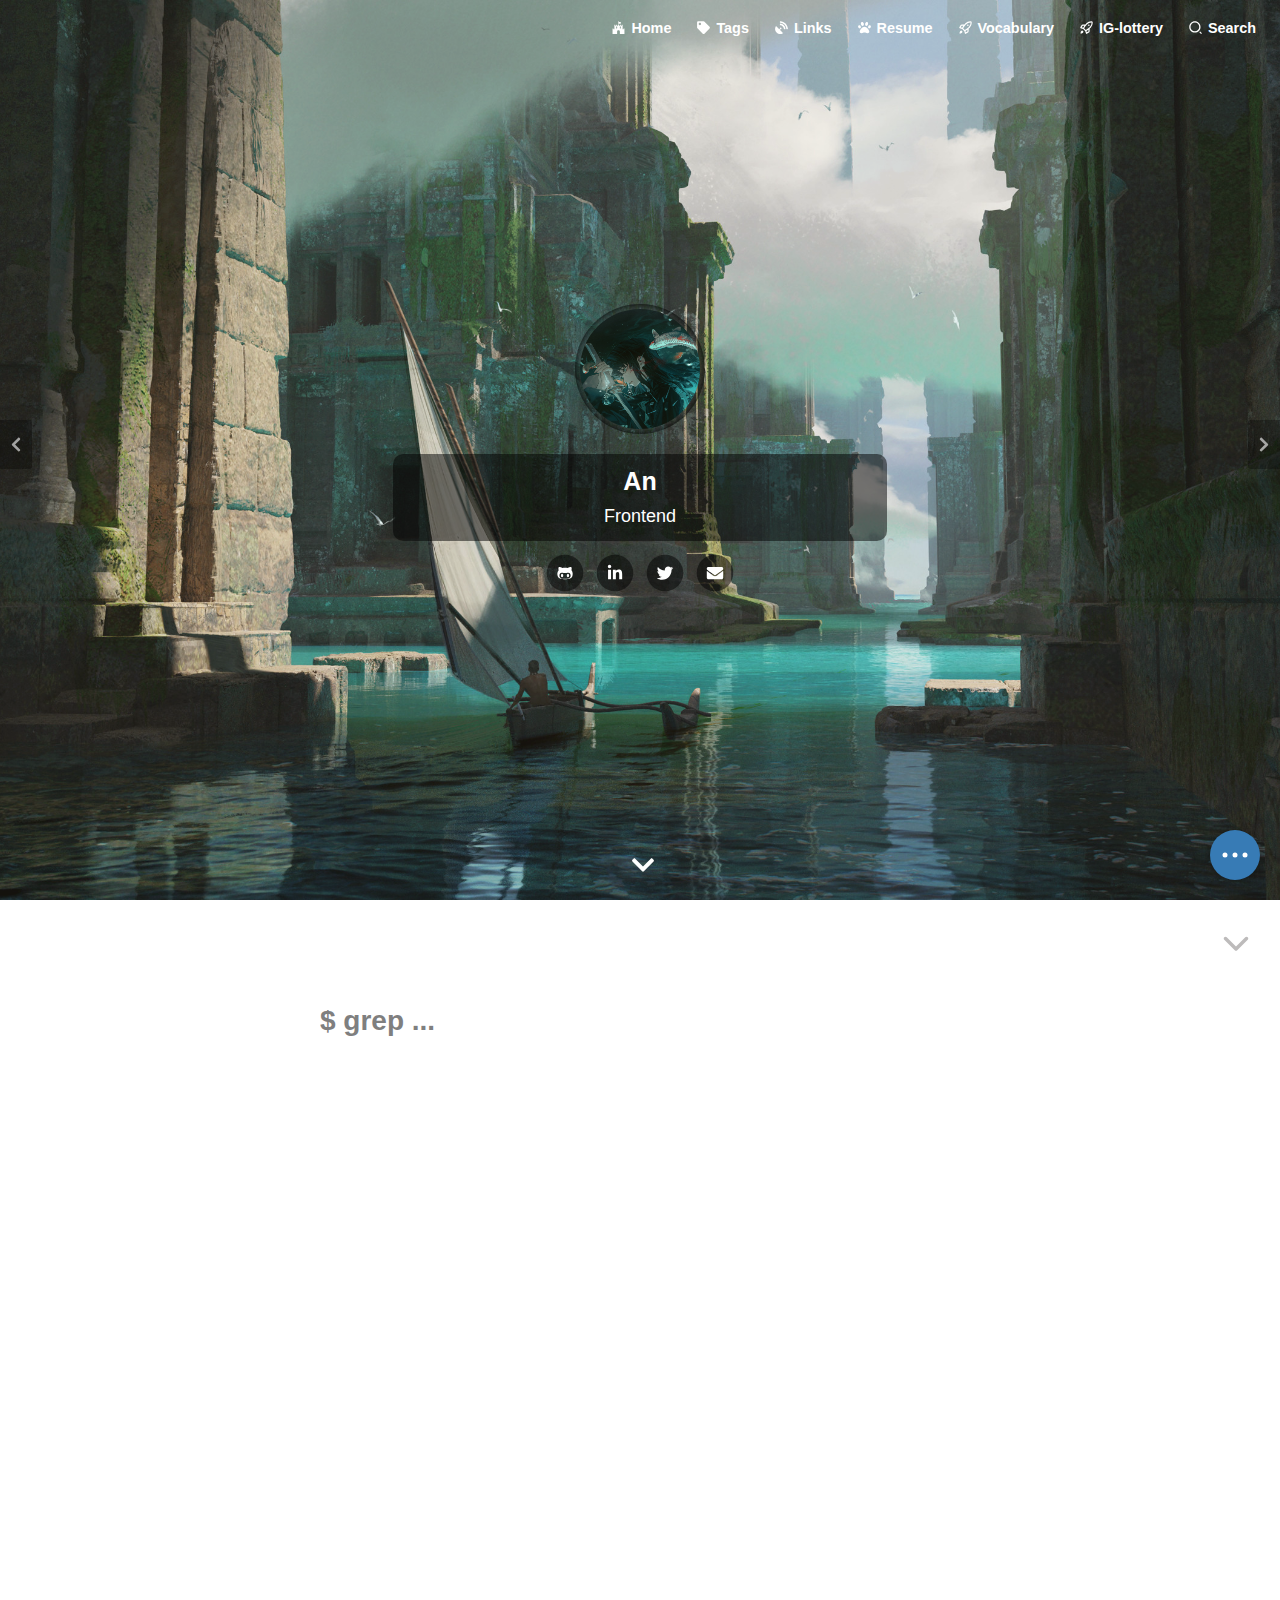
<file: index.html>
<!DOCTYPE html>
<html lang="en-US">
  <head>
    <meta charset="utf-8">
    <meta name="viewport" content="width=device-width,initial-scale=1">
    <meta name="generator" content="VuePress 2.0.0-beta.49">
    <style>
      :root {
        --c-bg: #fff;
      }
      html.dark {
        --c-bg: #22272e;
      }
      html, body {
        background-color: var(--c-bg);
      }
    </style>
    <script>
      const userMode = localStorage.getItem('vuepress-color-scheme');
			const systemDarkMode = window.matchMedia && window.matchMedia('(prefers-color-scheme: dark)').matches;
			if (userMode === 'dark' || (userMode !== 'light' && systemDarkMode)) {
				document.documentElement.classList.toggle('dark', true);
			}
    </script>
    <link rel="icon" type="image/png" sizes="16x16" href="/img/logo/favicon-16x16.png"><link rel="icon" type="image/png" sizes="32x32" href="/img/logo/favicon-32x32.png"><meta name="application-name" content="An He"><meta name="apple-mobile-web-app-title" content="An He"><meta name="apple-mobile-web-app-status-bar-style" content="black"><link rel="apple-touch-icon" href="/img/logo/apple-touch-icon.png"><meta name="theme-color" content="#377bb5"><meta name="msapplication-TileColor" content="#377bb5"><title>Home | An He</title><meta name="description" content="An He">
    <link rel="modulepreload" href="/assets/app.b8d27d59.js"><link rel="modulepreload" href="/assets/index.html.f49c6636.js"><link rel="modulepreload" href="/assets/index.html.271c9982.js"><link rel="prefetch" href="/assets/index.html.16d49a33.js"><link rel="prefetch" href="/assets/index.html.4a4c56e6.js"><link rel="prefetch" href="/assets/404.html.7c518b82.js"><link rel="prefetch" href="/assets/index.html.28fa388e.js"><link rel="prefetch" href="/assets/index.html.c6b6631b.js"><link rel="prefetch" href="/assets/index.html.e07d945d.js"><link rel="prefetch" href="/assets/index.html.d420c87e.js"><link rel="prefetch" href="/assets/index.html.37b55c81.js"><link rel="prefetch" href="/assets/404.html.18eabd1b.js"><link rel="prefetch" href="/assets/index.html.5a446e1a.js"><link rel="prefetch" href="/assets/index.html.ac49a6ba.js"><link rel="prefetch" href="/assets/index.html.f65951dd.js"><link rel="prefetch" href="/assets/404.058996e1.js"><link rel="prefetch" href="/assets/HomePage.bdf0af6b.js"><link rel="prefetch" href="/assets/Layout.01036ba4.js"><link rel="prefetch" href="/assets/Links.4ed41b59.js"><link rel="prefetch" href="/assets/Post.d7ae302b.js"><link rel="prefetch" href="/assets/Tags.d185a0d8.js">
    <link rel="stylesheet" href="/assets/style.11af2b73.css">
  </head>
  <body>
    <div id="app"><!--[--><div class="theme-container no-sidebar"><!--[--><header class="navbar invert"><span><a aria-current="page" href="/" class="router-link-active router-link-exact-active"><span class="site-name"></span></a></span><div class="navbar-items-wrapper" style=""><!--[--><!--]--><nav class="navbar-items can-hide"><!--[--><div class="navbar-item"><a aria-current="page" href="/" class="router-link-active router-link-exact-active" aria-label="Home"><!--[--><!--]--><span class="nav-icon"><svg class="ov-icon" style="font-size:1.2em;" aria-hidden="true" width="19.2" height="19.2" viewBox="-43.52 -43.52 599.04 599.04" fill="currentColor"><path d="M489.2 287.9h-27.4c-2.6 0-4.6 2-4.6 4.6v32h-36.6V146.2c0-2.6-2-4.6-4.6-4.6h-27.4c-2.6 0-4.6 2-4.6 4.6v32h-36.6v-32c0-2.6-2-4.6-4.6-4.6h-27.4c-2.6 0-4.6 2-4.6 4.6v32h-36.6v-32c0-6-8-4.6-11.7-4.6v-38c8.3-2 17.1-3.4 25.7-3.4 10.9 0 20.9 4.3 31.4 4.3 4.6 0 27.7-1.1 27.7-8v-60c0-2.6-2-4.6-4.6-4.6-5.1 0-15.1 4.3-24 4.3-9.7 0-20.9-4.3-32.6-4.3-8 0-16 1.1-23.7 2.9v-4.9c5.4-2.6 9.1-8.3 9.1-14.3 0-20.7-31.4-20.8-31.4 0 0 6 3.7 11.7 9.1 14.3v111.7c-3.7 0-11.7-1.4-11.7 4.6v32h-36.6v-32c0-2.6-2-4.6-4.6-4.6h-27.4c-2.6 0-4.6 2-4.6 4.6v32H128v-32c0-2.6-2-4.6-4.6-4.6H96c-2.6 0-4.6 2-4.6 4.6v178.3H54.8v-32c0-2.6-2-4.6-4.6-4.6H22.8c-2.6 0-4.6 2-4.6 4.6V512h182.9v-96c0-72.6 109.7-72.6 109.7 0v96h182.9V292.5c.1-2.6-1.9-4.6-4.5-4.6zm-288.1-4.5c0 2.6-2 4.6-4.6 4.6h-27.4c-2.6 0-4.6-2-4.6-4.6v-64c0-2.6 2-4.6 4.6-4.6h27.4c2.6 0 4.6 2 4.6 4.6v64zm146.4 0c0 2.6-2 4.6-4.6 4.6h-27.4c-2.6 0-4.6-2-4.6-4.6v-64c0-2.6 2-4.6 4.6-4.6h27.4c2.6 0 4.6 2 4.6 4.6v64z"/></svg></span><span>Home</span><!--[--><!--]--></a></div><div class="navbar-item"><a href="/tags/" class="" aria-label="Tags"><!--[--><!--]--><span class="nav-icon"><svg class="ov-icon" style="font-size:1.2em;" aria-hidden="true" width="19.2" height="19.2" viewBox="-43.52 -43.52 599.04 599.04" fill="currentColor"><path d="M0 252.118V48C0 21.49 21.49 0 48 0h204.118a48 48 0 0133.941 14.059l211.882 211.882c18.745 18.745 18.745 49.137 0 67.882L293.823 497.941c-18.745 18.745-49.137 18.745-67.882 0L14.059 286.059A48 48 0 010 252.118zM112 64c-26.51 0-48 21.49-48 48s21.49 48 48 48 48-21.49 48-48-21.49-48-48-48z"/></svg></span><span>Tags</span><!--[--><!--]--></a></div><div class="navbar-item"><a href="/links/" class="" aria-label="Links"><!--[--><!--]--><span class="nav-icon"><svg class="ov-icon" style="font-size:1.2em;" aria-hidden="true" width="19.2" height="19.2" viewBox="-43.52 -43.52 599.04 599.04" fill="currentColor"><path d="M305.45 462.59c7.391 7.298 6.188 20.097-3 25.004-77.714 41.802-176.726 29.91-242.344-35.709-65.602-65.603-77.51-164.523-35.692-242.331 4.891-9.095 17.69-10.298 25.003-3l116.812 116.813 27.394-27.394c-.688-2.61-1.594-5.001-1.594-7.814a32.004 32.004 0 1132.004 32.005c-2.797 0-5.204-.891-7.798-1.594l-27.41 27.41zm206.526-159.523a16.103 16.103 0 01-16.002 17.003H463.86a15.97 15.97 0 01-15.892-15.002C440.467 175.549 336.453 70.534 207.03 63.533a15.845 15.845 0 01-15.002-15.908V16.027A16.094 16.094 0 01209.03.024C372.255 8.62 503.475 139.841 511.976 303.067zm-96.012-.297a16.21 16.21 0 01-16.112 17.3h-32.207a16.069 16.069 0 01-15.893-14.705c-6.907-77.011-68.118-138.91-144.924-145.224a15.94 15.94 0 01-14.8-15.893v-32.114a16.134 16.134 0 0117.3-16.096c110.123 8.501 198.228 96.607 206.636 206.732z"/></svg></span><span>Links</span><!--[--><!--]--></a></div><div class="navbar-item"><a class="external-link" href="https://reurl.cc/rLA5Lb" rel="noopener noreferrer" target="_blank" aria-label="Resume"><!--[--><!--]--><span class="nav-icon"><svg class="ov-icon" style="font-size:1.2em;" aria-hidden="true" width="19.2" height="19.2" viewBox="-43.52 -43.52 599.04 599.04" fill="currentColor"><path d="M256 224c-79.41 0-192 122.76-192 200.25 0 34.9 26.81 55.75 71.74 55.75 48.84 0 81.09-25.08 120.26-25.08 39.51 0 71.85 25.08 120.26 25.08 44.93 0 71.74-20.85 71.74-55.75C448 346.76 335.41 224 256 224zm-147.28-12.61c-10.4-34.65-42.44-57.09-71.56-50.13-29.12 6.96-44.29 40.69-33.89 75.34 10.4 34.65 42.44 57.09 71.56 50.13 29.12-6.96 44.29-40.69 33.89-75.34zm84.72-20.78c30.94-8.14 46.42-49.94 34.58-93.36s-46.52-72.01-77.46-63.87-46.42 49.94-34.58 93.36c11.84 43.42 46.53 72.02 77.46 63.87zm281.39-29.34c-29.12-6.96-61.15 15.48-71.56 50.13-10.4 34.65 4.77 68.38 33.89 75.34 29.12 6.96 61.15-15.48 71.56-50.13 10.4-34.65-4.77-68.38-33.89-75.34zm-156.27 29.34c30.94 8.14 65.62-20.45 77.46-63.87 11.84-43.42-3.64-85.21-34.58-93.36s-65.62 20.45-77.46 63.87c-11.84 43.42 3.64 85.22 34.58 93.36z"/></svg></span><span>Resume</span><!--[--><!--]--></a></div><div class="navbar-item"><a class="external-link" href="https://an-0611.github.io/personal-website-gcp-backup/#/vocabulary" rel="noopener noreferrer" target="_blank" aria-label="Vocabulary"><!--[--><!--]--><span class="nav-icon"><svg class="ov-icon" style="font-size:1.2em;" aria-hidden="true" width="19.2" height="19.2" viewBox="-1.6 -1.6 19.2 19.2" fill="currentColor"><path fill-rule="evenodd" d="M14.064 0a8.75 8.75 0 00-6.187 2.563l-.459.458c-.314.314-.616.641-.904.979H3.31a1.75 1.75 0 00-1.49.833L.11 7.607a.75.75 0 00.418 1.11l3.102.954c.037.051.079.1.124.145l2.429 2.428c.046.046.094.088.145.125l.954 3.102a.75.75 0 001.11.418l2.774-1.707a1.75 1.75 0 00.833-1.49V9.485c.338-.288.665-.59.979-.904l.458-.459A8.75 8.75 0 0016 1.936V1.75A1.75 1.75 0 0014.25 0h-.186zM10.5 10.625c-.088.06-.177.118-.266.175l-2.35 1.521.548 1.783 1.949-1.2a.25.25 0 00.119-.213v-2.066zM3.678 8.116L5.2 5.766c.058-.09.117-.178.176-.266H3.309a.25.25 0 00-.213.119l-1.2 1.95 1.782.547zm5.26-4.493A7.25 7.25 0 0114.063 1.5h.186a.25.25 0 01.25.25v.186a7.25 7.25 0 01-2.123 5.127l-.459.458a15.21 15.21 0 01-2.499 2.02l-2.317 1.5-2.143-2.143 1.5-2.317a15.25 15.25 0 012.02-2.5l.458-.458h.002zM12 5a1 1 0 11-2 0 1 1 0 012 0zm-8.44 9.56a1.5 1.5 0 10-2.12-2.12c-.734.73-1.047 2.332-1.15 3.003a.23.23 0 00.265.265c.671-.103 2.273-.416 3.005-1.148z"/></svg></span><span>Vocabulary</span><!--[--><!--]--></a></div><div class="navbar-item"><a class="external-link" href="https://an-0611.github.io/personal-website-gcp-backup/#/ig-lottery" rel="noopener noreferrer" target="_blank" aria-label="IG-lottery"><!--[--><!--]--><span class="nav-icon"><svg class="ov-icon" style="font-size:1.2em;" aria-hidden="true" width="19.2" height="19.2" viewBox="-1.6 -1.6 19.2 19.2" fill="currentColor"><path fill-rule="evenodd" d="M14.064 0a8.75 8.75 0 00-6.187 2.563l-.459.458c-.314.314-.616.641-.904.979H3.31a1.75 1.75 0 00-1.49.833L.11 7.607a.75.75 0 00.418 1.11l3.102.954c.037.051.079.1.124.145l2.429 2.428c.046.046.094.088.145.125l.954 3.102a.75.75 0 001.11.418l2.774-1.707a1.75 1.75 0 00.833-1.49V9.485c.338-.288.665-.59.979-.904l.458-.459A8.75 8.75 0 0016 1.936V1.75A1.75 1.75 0 0014.25 0h-.186zM10.5 10.625c-.088.06-.177.118-.266.175l-2.35 1.521.548 1.783 1.949-1.2a.25.25 0 00.119-.213v-2.066zM3.678 8.116L5.2 5.766c.058-.09.117-.178.176-.266H3.309a.25.25 0 00-.213.119l-1.2 1.95 1.782.547zm5.26-4.493A7.25 7.25 0 0114.063 1.5h.186a.25.25 0 01.25.25v.186a7.25 7.25 0 01-2.123 5.127l-.459.458a15.21 15.21 0 01-2.499 2.02l-2.317 1.5-2.143-2.143 1.5-2.317a15.25 15.25 0 012.02-2.5l.458-.458h.002zM12 5a1 1 0 11-2 0 1 1 0 012 0zm-8.44 9.56a1.5 1.5 0 10-2.12-2.12c-.734.73-1.047 2.332-1.15 3.003a.23.23 0 00.265.265c.671-.103 2.273-.416 3.005-1.148z"/></svg></span><span>IG-lottery</span><!--[--><!--]--></a></div><!--]--><div class="navbar-item"><a style="cursor:pointer;"><span class="nav-icon"><svg class="ov-icon" style="font-size:1.2em;" aria-hidden="true" width="19.2" height="19.2" viewBox="0 0 24 24" fill="currentColor"><path fill="none" d="M0 0h24v24H0z"/><path d="M11 2c4.968 0 9 4.032 9 9s-4.032 9-9 9-9-4.032-9-9 4.032-9 9-9zm0 16c3.867 0 7-3.133 7-7 0-3.868-3.133-7-7-7-3.868 0-7 3.132-7 7 0 3.867 3.132 7 7 7zm8.485.071l2.829 2.828-1.415 1.415-2.828-2.829 1.414-1.414z"/></svg></span><span>Search</span></a></div></nav><!--[--><!--]--><!----></div></header><!--]--><div class="sidebar-mask"></div><!--[--><aside class="sidebar"><nav class="navbar-items"><!--[--><div class="navbar-item"><a aria-current="page" href="/" class="router-link-active router-link-exact-active" aria-label="Home"><!--[--><!--]--><span class="nav-icon"><svg class="ov-icon" style="font-size:1.2em;" aria-hidden="true" width="19.2" height="19.2" viewBox="-43.52 -43.52 599.04 599.04" fill="currentColor"><path d="M489.2 287.9h-27.4c-2.6 0-4.6 2-4.6 4.6v32h-36.6V146.2c0-2.6-2-4.6-4.6-4.6h-27.4c-2.6 0-4.6 2-4.6 4.6v32h-36.6v-32c0-2.6-2-4.6-4.6-4.6h-27.4c-2.6 0-4.6 2-4.6 4.6v32h-36.6v-32c0-6-8-4.6-11.7-4.6v-38c8.3-2 17.1-3.4 25.7-3.4 10.9 0 20.9 4.3 31.4 4.3 4.6 0 27.7-1.1 27.7-8v-60c0-2.6-2-4.6-4.6-4.6-5.1 0-15.1 4.3-24 4.3-9.7 0-20.9-4.3-32.6-4.3-8 0-16 1.1-23.7 2.9v-4.9c5.4-2.6 9.1-8.3 9.1-14.3 0-20.7-31.4-20.8-31.4 0 0 6 3.7 11.7 9.1 14.3v111.7c-3.7 0-11.7-1.4-11.7 4.6v32h-36.6v-32c0-2.6-2-4.6-4.6-4.6h-27.4c-2.6 0-4.6 2-4.6 4.6v32H128v-32c0-2.6-2-4.6-4.6-4.6H96c-2.6 0-4.6 2-4.6 4.6v178.3H54.8v-32c0-2.6-2-4.6-4.6-4.6H22.8c-2.6 0-4.6 2-4.6 4.6V512h182.9v-96c0-72.6 109.7-72.6 109.7 0v96h182.9V292.5c.1-2.6-1.9-4.6-4.5-4.6zm-288.1-4.5c0 2.6-2 4.6-4.6 4.6h-27.4c-2.6 0-4.6-2-4.6-4.6v-64c0-2.6 2-4.6 4.6-4.6h27.4c2.6 0 4.6 2 4.6 4.6v64zm146.4 0c0 2.6-2 4.6-4.6 4.6h-27.4c-2.6 0-4.6-2-4.6-4.6v-64c0-2.6 2-4.6 4.6-4.6h27.4c2.6 0 4.6 2 4.6 4.6v64z"/></svg></span><span>Home</span><!--[--><!--]--></a></div><div class="navbar-item"><a href="/tags/" class="" aria-label="Tags"><!--[--><!--]--><span class="nav-icon"><svg class="ov-icon" style="font-size:1.2em;" aria-hidden="true" width="19.2" height="19.2" viewBox="-43.52 -43.52 599.04 599.04" fill="currentColor"><path d="M0 252.118V48C0 21.49 21.49 0 48 0h204.118a48 48 0 0133.941 14.059l211.882 211.882c18.745 18.745 18.745 49.137 0 67.882L293.823 497.941c-18.745 18.745-49.137 18.745-67.882 0L14.059 286.059A48 48 0 010 252.118zM112 64c-26.51 0-48 21.49-48 48s21.49 48 48 48 48-21.49 48-48-21.49-48-48-48z"/></svg></span><span>Tags</span><!--[--><!--]--></a></div><div class="navbar-item"><a href="/links/" class="" aria-label="Links"><!--[--><!--]--><span class="nav-icon"><svg class="ov-icon" style="font-size:1.2em;" aria-hidden="true" width="19.2" height="19.2" viewBox="-43.52 -43.52 599.04 599.04" fill="currentColor"><path d="M305.45 462.59c7.391 7.298 6.188 20.097-3 25.004-77.714 41.802-176.726 29.91-242.344-35.709-65.602-65.603-77.51-164.523-35.692-242.331 4.891-9.095 17.69-10.298 25.003-3l116.812 116.813 27.394-27.394c-.688-2.61-1.594-5.001-1.594-7.814a32.004 32.004 0 1132.004 32.005c-2.797 0-5.204-.891-7.798-1.594l-27.41 27.41zm206.526-159.523a16.103 16.103 0 01-16.002 17.003H463.86a15.97 15.97 0 01-15.892-15.002C440.467 175.549 336.453 70.534 207.03 63.533a15.845 15.845 0 01-15.002-15.908V16.027A16.094 16.094 0 01209.03.024C372.255 8.62 503.475 139.841 511.976 303.067zm-96.012-.297a16.21 16.21 0 01-16.112 17.3h-32.207a16.069 16.069 0 01-15.893-14.705c-6.907-77.011-68.118-138.91-144.924-145.224a15.94 15.94 0 01-14.8-15.893v-32.114a16.134 16.134 0 0117.3-16.096c110.123 8.501 198.228 96.607 206.636 206.732z"/></svg></span><span>Links</span><!--[--><!--]--></a></div><div class="navbar-item"><a class="external-link" href="https://reurl.cc/rLA5Lb" rel="noopener noreferrer" target="_blank" aria-label="Resume"><!--[--><!--]--><span class="nav-icon"><svg class="ov-icon" style="font-size:1.2em;" aria-hidden="true" width="19.2" height="19.2" viewBox="-43.52 -43.52 599.04 599.04" fill="currentColor"><path d="M256 224c-79.41 0-192 122.76-192 200.25 0 34.9 26.81 55.75 71.74 55.75 48.84 0 81.09-25.08 120.26-25.08 39.51 0 71.85 25.08 120.26 25.08 44.93 0 71.74-20.85 71.74-55.75C448 346.76 335.41 224 256 224zm-147.28-12.61c-10.4-34.65-42.44-57.09-71.56-50.13-29.12 6.96-44.29 40.69-33.89 75.34 10.4 34.65 42.44 57.09 71.56 50.13 29.12-6.96 44.29-40.69 33.89-75.34zm84.72-20.78c30.94-8.14 46.42-49.94 34.58-93.36s-46.52-72.01-77.46-63.87-46.42 49.94-34.58 93.36c11.84 43.42 46.53 72.02 77.46 63.87zm281.39-29.34c-29.12-6.96-61.15 15.48-71.56 50.13-10.4 34.65 4.77 68.38 33.89 75.34 29.12 6.96 61.15-15.48 71.56-50.13 10.4-34.65-4.77-68.38-33.89-75.34zm-156.27 29.34c30.94 8.14 65.62-20.45 77.46-63.87 11.84-43.42-3.64-85.21-34.58-93.36s-65.62 20.45-77.46 63.87c-11.84 43.42 3.64 85.22 34.58 93.36z"/></svg></span><span>Resume</span><!--[--><!--]--></a></div><div class="navbar-item"><a class="external-link" href="https://an-0611.github.io/personal-website-gcp-backup/#/vocabulary" rel="noopener noreferrer" target="_blank" aria-label="Vocabulary"><!--[--><!--]--><span class="nav-icon"><svg class="ov-icon" style="font-size:1.2em;" aria-hidden="true" width="19.2" height="19.2" viewBox="-1.6 -1.6 19.2 19.2" fill="currentColor"><path fill-rule="evenodd" d="M14.064 0a8.75 8.75 0 00-6.187 2.563l-.459.458c-.314.314-.616.641-.904.979H3.31a1.75 1.75 0 00-1.49.833L.11 7.607a.75.75 0 00.418 1.11l3.102.954c.037.051.079.1.124.145l2.429 2.428c.046.046.094.088.145.125l.954 3.102a.75.75 0 001.11.418l2.774-1.707a1.75 1.75 0 00.833-1.49V9.485c.338-.288.665-.59.979-.904l.458-.459A8.75 8.75 0 0016 1.936V1.75A1.75 1.75 0 0014.25 0h-.186zM10.5 10.625c-.088.06-.177.118-.266.175l-2.35 1.521.548 1.783 1.949-1.2a.25.25 0 00.119-.213v-2.066zM3.678 8.116L5.2 5.766c.058-.09.117-.178.176-.266H3.309a.25.25 0 00-.213.119l-1.2 1.95 1.782.547zm5.26-4.493A7.25 7.25 0 0114.063 1.5h.186a.25.25 0 01.25.25v.186a7.25 7.25 0 01-2.123 5.127l-.459.458a15.21 15.21 0 01-2.499 2.02l-2.317 1.5-2.143-2.143 1.5-2.317a15.25 15.25 0 012.02-2.5l.458-.458h.002zM12 5a1 1 0 11-2 0 1 1 0 012 0zm-8.44 9.56a1.5 1.5 0 10-2.12-2.12c-.734.73-1.047 2.332-1.15 3.003a.23.23 0 00.265.265c.671-.103 2.273-.416 3.005-1.148z"/></svg></span><span>Vocabulary</span><!--[--><!--]--></a></div><div class="navbar-item"><a class="external-link" href="https://an-0611.github.io/personal-website-gcp-backup/#/ig-lottery" rel="noopener noreferrer" target="_blank" aria-label="IG-lottery"><!--[--><!--]--><span class="nav-icon"><svg class="ov-icon" style="font-size:1.2em;" aria-hidden="true" width="19.2" height="19.2" viewBox="-1.6 -1.6 19.2 19.2" fill="currentColor"><path fill-rule="evenodd" d="M14.064 0a8.75 8.75 0 00-6.187 2.563l-.459.458c-.314.314-.616.641-.904.979H3.31a1.75 1.75 0 00-1.49.833L.11 7.607a.75.75 0 00.418 1.11l3.102.954c.037.051.079.1.124.145l2.429 2.428c.046.046.094.088.145.125l.954 3.102a.75.75 0 001.11.418l2.774-1.707a1.75 1.75 0 00.833-1.49V9.485c.338-.288.665-.59.979-.904l.458-.459A8.75 8.75 0 0016 1.936V1.75A1.75 1.75 0 0014.25 0h-.186zM10.5 10.625c-.088.06-.177.118-.266.175l-2.35 1.521.548 1.783 1.949-1.2a.25.25 0 00.119-.213v-2.066zM3.678 8.116L5.2 5.766c.058-.09.117-.178.176-.266H3.309a.25.25 0 00-.213.119l-1.2 1.95 1.782.547zm5.26-4.493A7.25 7.25 0 0114.063 1.5h.186a.25.25 0 01.25.25v.186a7.25 7.25 0 01-2.123 5.127l-.459.458a15.21 15.21 0 01-2.499 2.02l-2.317 1.5-2.143-2.143 1.5-2.317a15.25 15.25 0 012.02-2.5l.458-.458h.002zM12 5a1 1 0 11-2 0 1 1 0 012 0zm-8.44 9.56a1.5 1.5 0 10-2.12-2.12c-.734.73-1.047 2.332-1.15 3.003a.23.23 0 00.265.265c.671-.103 2.273-.416 3.005-1.148z"/></svg></span><span>IG-lottery</span><!--[--><!--]--></a></div><!--]--><div class="navbar-item"><a style="cursor:pointer;"><span class="nav-icon"><svg class="ov-icon" style="font-size:1.2em;" aria-hidden="true" width="19.2" height="19.2" viewBox="0 0 24 24" fill="currentColor"><path fill="none" d="M0 0h24v24H0z"/><path d="M11 2c4.968 0 9 4.032 9 9s-4.032 9-9 9-9-4.032-9-9 4.032-9 9-9zm0 16c3.867 0 7-3.133 7-7 0-3.868-3.133-7-7-7-3.868 0-7 3.132-7 7 0 3.867 3.132 7 7 7zm8.485.071l2.829 2.828-1.415 1.415-2.828-2.829 1.414-1.414z"/></svg></span><span>Search</span></a></div></nav><!--[--><!--]--><!----><!--[--><!--]--></aside><!--]--><div class="page-content"><!--[--><main class="home-blog"><div class="hero" style="background-image:none;"><!----><div class="hero-content" style="opacity:1;"><img class="hero-avatar hide-on-mobile" src="/img/avatar.jpg" alt="hero"><!----><div class="hero-info"><h1>An</h1><p class="description">Frontend</p></div><div class="sns-wrapper hide-on-mobile"><!--[--><a href="https://github.com/an-0611" target="_blank" rel="noopener noreferrer"><svg class="ov-icon icon-stack" style="font-size:1.2em;" aria-hidden="true" width="0" height="0" viewBox="0 0 0 0" fill="currentColor"><!--[--><svg class="ov-icon icon-circle" style="font-size:2.76em;" aria-hidden="true" width="44.16" height="44.16" viewBox="-43.52 -43.52 599.04 599.04" fill="currentColor"><path d="M256 8C119 8 8 119 8 256s111 248 248 248 248-111 248-248S393 8 256 8z"/></svg><svg class="ov-icon ov-inverse icon-sns" style="font-size:1.2em;" aria-hidden="true" width="19.2" height="19.2" viewBox="-59.52 -43.52 599.04 599.04" fill="currentColor"><path d="M186.1 328.7c0 20.9-10.9 55.1-36.7 55.1s-36.7-34.2-36.7-55.1 10.9-55.1 36.7-55.1 36.7 34.2 36.7 55.1zM480 278.2c0 31.9-3.2 65.7-17.5 95-37.9 76.6-142.1 74.8-216.7 74.8-75.8 0-186.2 2.7-225.6-74.8-14.6-29-20.2-63.1-20.2-95 0-41.9 13.9-81.5 41.5-113.6-5.2-15.8-7.7-32.4-7.7-48.8 0-21.5 4.9-32.3 14.6-51.8 45.3 0 74.3 9 108.8 36 29-6.9 58.8-10 88.7-10 27 0 54.2 2.9 80.4 9.2 34-26.7 63-35.2 107.8-35.2 9.8 19.5 14.6 30.3 14.6 51.8 0 16.4-2.6 32.7-7.7 48.2 27.5 32.4 39 72.3 39 114.2zm-64.3 50.5c0-43.9-26.7-82.6-73.5-82.6-18.9 0-37 3.4-56 6-14.9 2.3-29.8 3.2-45.1 3.2-15.2 0-30.1-.9-45.1-3.2-18.7-2.6-37-6-56-6-46.8 0-73.5 38.7-73.5 82.6 0 87.8 80.4 101.3 150.4 101.3h48.2c70.3 0 150.6-13.4 150.6-101.3zm-82.6-55.1c-25.8 0-36.7 34.2-36.7 55.1s10.9 55.1 36.7 55.1 36.7-34.2 36.7-55.1-10.9-55.1-36.7-55.1z"/></svg><!--]--></svg></a><a href="https://www.linkedin.com/in/an-he-73872a271" target="_blank" rel="noopener noreferrer"><svg class="ov-icon icon-stack" style="font-size:1.2em;" aria-hidden="true" width="0" height="0" viewBox="0 0 0 0" fill="currentColor"><!--[--><svg class="ov-icon icon-circle" style="font-size:2.76em;" aria-hidden="true" width="44.16" height="44.16" viewBox="-43.52 -43.52 599.04 599.04" fill="currentColor"><path d="M256 8C119 8 8 119 8 256s111 248 248 248 248-111 248-248S393 8 256 8z"/></svg><svg class="ov-icon ov-inverse icon-sns" style="font-size:1.2em;" aria-hidden="true" width="19.2" height="19.2" viewBox="-75.52 -43.52 599.04 599.04" fill="currentColor"><path d="M100.28 448H7.4V148.9h92.88zM53.79 108.1C24.09 108.1 0 83.5 0 53.8a53.79 53.79 0 01107.58 0c0 29.7-24.1 54.3-53.79 54.3zM447.9 448h-92.68V302.4c0-34.7-.7-79.2-48.29-79.2-48.29 0-55.69 37.7-55.69 76.7V448h-92.78V148.9h89.08v40.8h1.3c12.4-23.5 42.69-48.3 87.88-48.3 94 0 111.28 61.9 111.28 142.3V448z"/></svg><!--]--></svg></a><a href="https://www.twitter.com/tt50914" target="_blank" rel="noopener noreferrer"><svg class="ov-icon icon-stack" style="font-size:1.2em;" aria-hidden="true" width="0" height="0" viewBox="0 0 0 0" fill="currentColor"><!--[--><svg class="ov-icon icon-circle" style="font-size:2.76em;" aria-hidden="true" width="44.16" height="44.16" viewBox="-43.52 -43.52 599.04 599.04" fill="currentColor"><path d="M256 8C119 8 8 119 8 256s111 248 248 248 248-111 248-248S393 8 256 8z"/></svg><svg class="ov-icon ov-inverse icon-sns" style="font-size:1.2em;" aria-hidden="true" width="19.2" height="19.2" viewBox="-43.52 -43.52 599.04 599.04" fill="currentColor"><path d="M459.37 151.716c.325 4.548.325 9.097.325 13.645 0 138.72-105.583 298.558-298.558 298.558-59.452 0-114.68-17.219-161.137-47.106 8.447.974 16.568 1.299 25.34 1.299 49.055 0 94.213-16.568 130.274-44.832-46.132-.975-84.792-31.188-98.112-72.772 6.498.974 12.995 1.624 19.818 1.624 9.421 0 18.843-1.3 27.614-3.573-48.081-9.747-84.143-51.98-84.143-102.985v-1.299c13.969 7.797 30.214 12.67 47.431 13.319-28.264-18.843-46.781-51.005-46.781-87.391 0-19.492 5.197-37.36 14.294-52.954 51.655 63.675 129.3 105.258 216.365 109.807-1.624-7.797-2.599-15.918-2.599-24.04 0-57.828 46.782-104.934 104.934-104.934 30.213 0 57.502 12.67 76.67 33.137 23.715-4.548 46.456-13.32 66.599-25.34-7.798 24.366-24.366 44.833-46.132 57.827 21.117-2.273 41.584-8.122 60.426-16.243-14.292 20.791-32.161 39.308-52.628 54.253z"/></svg><!--]--></svg></a><a href="mailto:an19940611@gmail.com" target="_blank" rel="noopener noreferrer"><svg class="ov-icon icon-stack" style="font-size:1.2em;" aria-hidden="true" width="0" height="0" viewBox="0 0 0 0" fill="currentColor"><!--[--><svg class="ov-icon icon-circle" style="font-size:2.76em;" aria-hidden="true" width="44.16" height="44.16" viewBox="-43.52 -43.52 599.04 599.04" fill="currentColor"><path d="M256 8C119 8 8 119 8 256s111 248 248 248 248-111 248-248S393 8 256 8z"/></svg><svg class="ov-icon ov-inverse icon-sns" style="font-size:1.2em;" aria-hidden="true" width="19.2" height="19.2" viewBox="-43.52 -43.52 599.04 599.04" fill="currentColor"><path d="M502.3 190.8c3.9-3.1 9.7-.2 9.7 4.7V400c0 26.5-21.5 48-48 48H48c-26.5 0-48-21.5-48-48V195.6c0-5 5.7-7.8 9.7-4.7 22.4 17.4 52.1 39.5 154.1 113.6 21.1 15.4 56.7 47.8 92.2 47.6 35.7.3 72-32.8 92.3-47.6 102-74.1 131.6-96.3 154-113.7zM256 320c23.2.4 56.6-29.2 73.4-41.4 132.7-96.3 142.8-104.7 173.4-128.7 5.8-4.5 9.2-11.5 9.2-18.9v-19c0-26.5-21.5-48-48-48H48C21.5 64 0 85.5 0 112v19c0 7.4 3.4 14.3 9.2 18.9 30.6 23.9 40.7 32.4 173.4 128.7 16.8 12.2 50.2 41.8 73.4 41.4z"/></svg><!--]--></svg></a><!--]--></div><button class="hero-img-prev hide-on-mobile"><svg class="ov-icon" style="font-size:1.2em;" aria-hidden="true" width="19.2" height="19.2" viewBox="-139.52 -43.52 599.04 599.04" fill="currentColor"><path d="M34.52 239.03L228.87 44.69c9.37-9.37 24.57-9.37 33.94 0l22.67 22.67c9.36 9.36 9.37 24.52.04 33.9L131.49 256l154.02 154.75c9.34 9.38 9.32 24.54-.04 33.9l-22.67 22.67c-9.37 9.37-24.57 9.37-33.94 0L34.52 272.97c-9.37-9.37-9.37-24.57 0-33.94z"/></svg></button><button class="hero-img-next hide-on-mobile"><svg class="ov-icon" style="font-size:1.2em;" aria-hidden="true" width="19.2" height="19.2" viewBox="-139.52 -43.52 599.04 599.04" fill="currentColor"><path d="M285.476 272.971L91.132 467.314c-9.373 9.373-24.569 9.373-33.941 0l-22.667-22.667c-9.357-9.357-9.375-24.522-.04-33.901L188.505 256 34.484 101.255c-9.335-9.379-9.317-24.544.04-33.901l22.667-22.667c9.373-9.373 24.569-9.373 33.941 0L285.475 239.03c9.373 9.372 9.373 24.568.001 33.941z"/></svg></button><span class="hero-arrow-down hide-on-mobile"><svg class="ov-icon ov-float" style="font-size:1.2em;" aria-hidden="true" width="19.2" height="19.2" viewBox="-75.52 -43.52 599.04 599.04" fill="currentColor"><path d="M207.029 381.476L12.686 187.132c-9.373-9.373-9.373-24.569 0-33.941l22.667-22.667c9.357-9.357 24.522-9.375 33.901-.04L224 284.505l154.745-154.021c9.379-9.335 24.544-9.317 33.901.04l22.667 22.667c9.373 9.373 9.373 24.569 0 33.941L240.971 381.476c-9.373 9.372-24.569 9.372-33.942 0z"/></svg></span></div></div><div class="postlist-wrapper"><!--[--><div class="post-item"><div class="post-item__img"><img src="/img/in-post/2023-12-20/header.png"></div><div class="else"><p class="post-item__date">2023-12-20</p><a href="/post/2023/12/20/vue-diff-algorithm/" class="post-item__title"><h2>Vue diff 演算法</h2><h3>Diff algorithm in vue</h3></a><div class="post-item__content"></div></div></div><!--]--><!----></div></main><!--]--></div><div class="search-page" role="search"><span class="search-close"><svg xmlns="http://www.w3.org/2000/svg" viewBox="0 0 448 512" width="28" height="28" fill="currentColor"><path d="M224 416c-8.188 0-16.38-3.125-22.62-9.375l-192-192c-12.5-12.5-12.5-32.75 0-45.25s32.75-12.5 45.25 0L224 338.8l169.4-169.4c12.5-12.5 32.75-12.5 45.25 0s12.5 32.75 0 45.25l-192 192C240.4 412.9 232.2 416 224 416z"></path></svg></span><div class="gungnir-search-box"><input placeholder="$ grep ..." autocomplete="off" spellcheck="false" value><!----></div></div><div class="menu-btn-container"><div class="menu-btn-wrapper"><div class="menu-btn"><div style="" class="menu-btn-icon"><span></span><span></span><span></span></div><div style="display:none;" class="menu-text">0</div><svg class="menu-progress"><circle class="menu-border" cx="50%" cy="50%" r="48%" style="stroke-dasharray:0% 314.15926%;"></circle></svg></div><div class="menu-btn-child-wrapper"><div title="toggle color mode" class="menu-btn-child"><svg class="ov-icon" style="font-size:1.2em;display:none;" aria-hidden="true" width="19.2" height="19.2" viewBox="-43.52 -43.52 599.04 599.04" fill="currentColor"><path d="M256 160c-52.9 0-96 43.1-96 96s43.1 96 96 96 96-43.1 96-96-43.1-96-96-96zm246.4 80.5l-94.7-47.3 33.5-100.4c4.5-13.6-8.4-26.5-21.9-21.9l-100.4 33.5-47.4-94.8c-6.4-12.8-24.6-12.8-31 0l-47.3 94.7L92.7 70.8c-13.6-4.5-26.5 8.4-21.9 21.9l33.5 100.4-94.7 47.4c-12.8 6.4-12.8 24.6 0 31l94.7 47.3-33.5 100.5c-4.5 13.6 8.4 26.5 21.9 21.9l100.4-33.5 47.3 94.7c6.4 12.8 24.6 12.8 31 0l47.3-94.7 100.4 33.5c13.6 4.5 26.5-8.4 21.9-21.9l-33.5-100.4 94.7-47.3c13-6.5 13-24.7.2-31.1zm-155.9 106c-49.9 49.9-131.1 49.9-181 0-49.9-49.9-49.9-131.1 0-181 49.9-49.9 131.1-49.9 181 0 49.9 49.9 49.9 131.1 0 181z"/></svg><svg class="ov-icon" style="font-size:1.2em;display:none;" aria-hidden="true" width="19.2" height="19.2" viewBox="-43.52 -43.52 599.04 599.04" fill="currentColor"><path d="M283.211 512c78.962 0 151.079-35.925 198.857-94.792 7.068-8.708-.639-21.43-11.562-19.35-124.203 23.654-238.262-71.576-238.262-196.954 0-72.222 38.662-138.635 101.498-174.394 9.686-5.512 7.25-20.197-3.756-22.23A258.156 258.156 0 00283.211 0c-141.309 0-256 114.511-256 256 0 141.309 114.511 256 256 256z"/></svg><svg class="ov-icon" style="font-size:1.2em;" aria-hidden="true" width="19.2" height="19.2" viewBox="-43.52 -43.52 599.04 599.04" fill="currentColor"><path d="M224 96l16-32 32-16-32-16-16-32-16 32-32 16 32 16 16 32zM80 160l26.66-53.33L160 80l-53.34-26.67L80 0 53.34 53.33 0 80l53.34 26.67L80 160zm352 128l-26.66 53.33L352 368l53.34 26.67L432 448l26.66-53.33L512 368l-53.34-26.67L432 288zm70.62-193.77L417.77 9.38C411.53 3.12 403.34 0 395.15 0c-8.19 0-16.38 3.12-22.63 9.38L9.38 372.52c-12.5 12.5-12.5 32.76 0 45.25l84.85 84.85c6.25 6.25 14.44 9.37 22.62 9.37 8.19 0 16.38-3.12 22.63-9.37l363.14-363.15c12.5-12.48 12.5-32.75 0-45.24zM359.45 203.46l-50.91-50.91 86.6-86.6 50.91 50.91-86.6 86.6z"/></svg></div><div class="menu-btn-child"><svg class="ov-icon" style="font-size:1.2em;" aria-hidden="true" width="19.2" height="19.2" viewBox="-75.52 -43.52 599.04 599.04" fill="currentColor"><path d="M207.029 381.476L12.686 187.132c-9.373-9.373-9.373-24.569 0-33.941l22.667-22.667c9.357-9.357 24.522-9.375 33.901-.04L224 284.505l154.745-154.021c9.379-9.335 24.544-9.317 33.901.04l22.667 22.667c9.373 9.373 9.373 24.569 0 33.941L240.971 381.476c-9.373 9.372-24.569 9.372-33.942 0z"/></svg></div><div class="menu-btn-child"><svg class="ov-icon" style="font-size:1.2em;" aria-hidden="true" width="19.2" height="19.2" viewBox="-75.52 -43.52 599.04 599.04" fill="currentColor"><path d="M240.971 130.524l194.343 194.343c9.373 9.373 9.373 24.569 0 33.941l-22.667 22.667c-9.357 9.357-24.522 9.375-33.901.04L224 227.495 69.255 381.516c-9.379 9.335-24.544 9.317-33.901-.04l-22.667-22.667c-9.373-9.373-9.373-24.569 0-33.941L207.03 130.525c9.372-9.373 24.568-9.373 33.941-.001z"/></svg></div><!----><div class="toggle-sidebar-button menu-btn-child menu-btn-sidebar" title="toggle sidebar" aria-expanded="false" role="button" tabindex="0"><svg class="ov-icon" style="font-size:1.2em;" aria-hidden="true" width="19.2" height="19.2" viewBox="-1.6 -1.6 19.2 19.2" fill="currentColor"><path d="M14 2a1 1 0 011 1v10a1 1 0 01-1 1H2a1 1 0 01-1-1V3a1 1 0 011-1h12zM2 1a2 2 0 00-2 2v10a2 2 0 002 2h12a2 2 0 002-2V3a2 2 0 00-2-2H2z"/><path d="M3 4a1 1 0 011-1h2a1 1 0 011 1v8a1 1 0 01-1 1H4a1 1 0 01-1-1V4z"/></svg></div></div></div></div><footer class="footer"><span>
      &copy; <a href="https://github.com/an-0611" target="_blank">An</a> 2023
      <br>
    </span></footer></div><!--]--></div>
    <script type="module" src="/assets/app.b8d27d59.js" defer></script>
  </body>
</html>
</file>
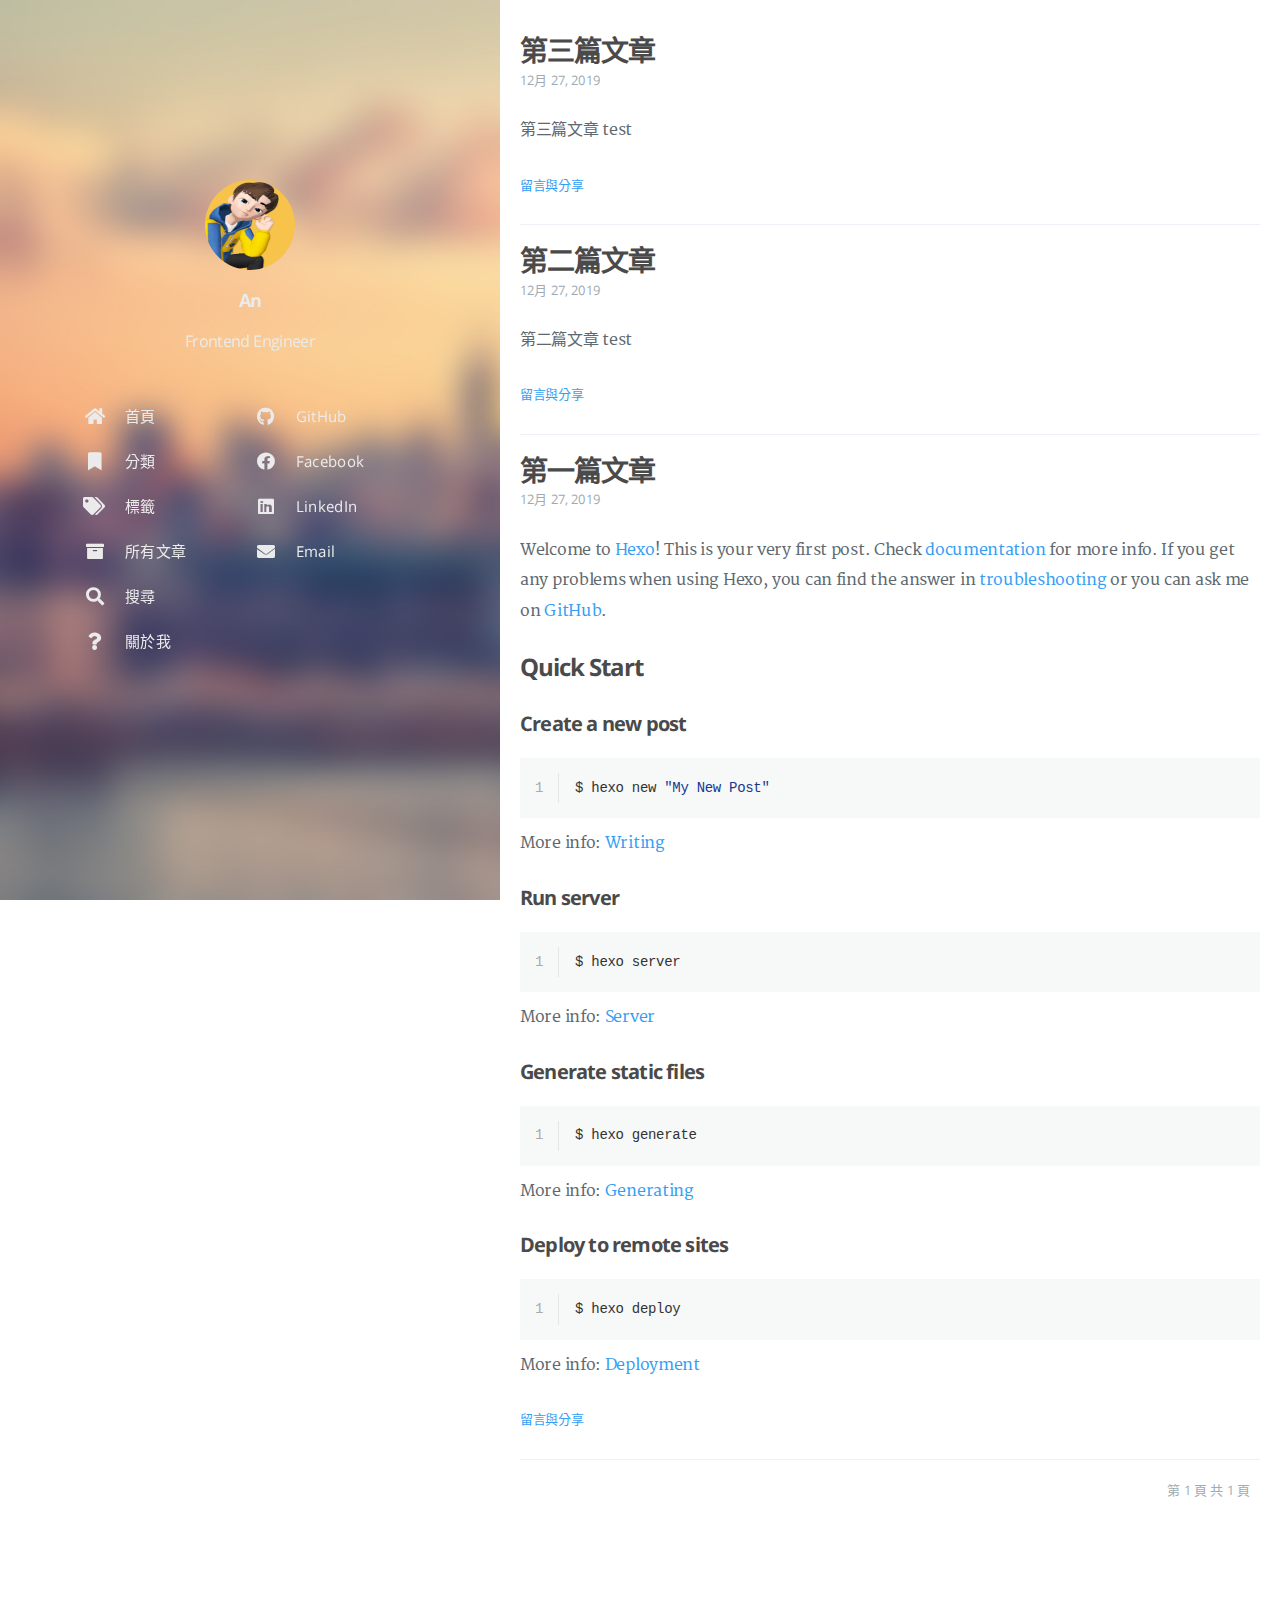
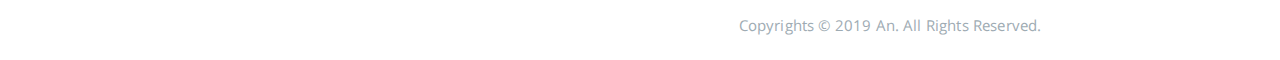
<file: archives/index.html>
<!DOCTYPE html>
<html lang="zh-tw">
    
<head>
    <meta charset="UTF-8">
    <meta name="viewport" content="width=device-width, initial-scale=1">
    <meta name="generator" content="Annnnn">
    <title>所有文章 - Annnnn</title>
    <meta name="author" content="An">
    
        <meta name="keywords" content="keyword,">
    
    
    
    <script type="application/ld+json">{}</script>
    <meta name="description" content="desc">
<meta property="og:type" content="blog">
<meta property="og:title" content="Annnnn">
<meta property="og:url" content="https://an-0611.github.io/archives/index.html">
<meta property="og:site_name" content="Annnnn">
<meta property="og:description" content="desc">
<meta property="og:locale" content="zh_TW">
<meta property="article:author" content="An">
<meta property="article:tag" content="keyword">
<meta name="twitter:card" content="summary">
    
    
        
    
    
        <meta property="og:image" content="https://an-0611.github.io/assets/images/logo.png"/>
    
    
    
    
    <!--STYLES-->
    
<link rel="stylesheet" href="/assets/css/style-bnhnyakl5nxu7duxo54we8gap8bj7h0x1kjqss4mppgmzkbrzb3ia5xdq42i.min.css">

    <!--STYLES END-->
    

    

    
</head>

    <body>
        <div id="blog">
            <!-- Define author's picture -->


    
        
            
        
    

<header id="header" data-behavior="1">
    <i id="btn-open-sidebar" class="fa fa-lg fa-bars"></i>
    <div class="header-title">
        <a
            class="header-title-link"
            href="/%20"
            aria-label=""
        >
            Annnnn
        </a>
    </div>
    
        
            <a
                class="header-right-picture "
                href="#about"
                aria-label="打開鏈接: /#about"
            >
        
        
            <img class="header-picture" src="/assets/images/logo.png" alt="作者的圖片"/>
        
        </a>
    
</header>

            <!-- Define author's picture -->



        
    

<nav id="sidebar" data-behavior="1">
    <div class="sidebar-container">
        
            <div class="sidebar-profile">
                <a
                    href="/#about"
                    aria-label="閱讀有關作者的更多信息"
                >
                    <img class="sidebar-profile-picture" src="/assets/images/logo.png" alt="作者的圖片"/>
                </a>
                <h4 class="sidebar-profile-name">An</h4>
                
                    <h5 class="sidebar-profile-bio"><p>Frontend Engineer</p>
</h5>
                
            </div>
        
        
            <ul class="sidebar-buttons">
            
                <li class="sidebar-button">
                    
                        <a  class="sidebar-button-link "
                             href="/%20"
                            
                            title="首頁"
                        >
                    
                        <i class="sidebar-button-icon fa fa-home" aria-hidden="true"></i>
                        <span class="sidebar-button-desc">首頁</span>
                    </a>
            </li>
            
                <li class="sidebar-button">
                    
                        <a  class="sidebar-button-link "
                             href="/all-categories"
                            
                            title="分類"
                        >
                    
                        <i class="sidebar-button-icon fa fa-bookmark" aria-hidden="true"></i>
                        <span class="sidebar-button-desc">分類</span>
                    </a>
            </li>
            
                <li class="sidebar-button">
                    
                        <a  class="sidebar-button-link "
                             href="/all-tags"
                            
                            title="標籤"
                        >
                    
                        <i class="sidebar-button-icon fa fa-tags" aria-hidden="true"></i>
                        <span class="sidebar-button-desc">標籤</span>
                    </a>
            </li>
            
                <li class="sidebar-button">
                    
                        <a  class="sidebar-button-link "
                             href="/all-archives"
                            
                            title="所有文章"
                        >
                    
                        <i class="sidebar-button-icon fa fa-archive" aria-hidden="true"></i>
                        <span class="sidebar-button-desc">所有文章</span>
                    </a>
            </li>
            
                <li class="sidebar-button">
                    
                        <a  class="sidebar-button-link open-algolia-search"
                             href="#search"
                            
                            title="搜尋"
                        >
                    
                        <i class="sidebar-button-icon fa fa-search" aria-hidden="true"></i>
                        <span class="sidebar-button-desc">搜尋</span>
                    </a>
            </li>
            
                <li class="sidebar-button">
                    
                        <a  class="sidebar-button-link "
                             href="#about"
                            
                            title="關於我"
                        >
                    
                        <i class="sidebar-button-icon fa fa-question" aria-hidden="true"></i>
                        <span class="sidebar-button-desc">關於我</span>
                    </a>
            </li>
            
        </ul>
        
            <ul class="sidebar-buttons">
            
                <li class="sidebar-button">
                    
                        <a  class="sidebar-button-link " href="https://github.com/an-0611" target="_blank" rel="noopener" title="GitHub">
                    
                        <i class="sidebar-button-icon fab fa-github" aria-hidden="true"></i>
                        <span class="sidebar-button-desc">GitHub</span>
                    </a>
            </li>
            
                <li class="sidebar-button">
                    
                        <a  class="sidebar-button-link " href="https://www.facebook.com/people/%E4%BD%95%E5%AE%89%E5%AE%9C/1829177516" target="_blank" rel="noopener" title="Facebook">
                    
                        <i class="sidebar-button-icon fab fa-facebook" aria-hidden="true"></i>
                        <span class="sidebar-button-desc">Facebook</span>
                    </a>
            </li>
            
                <li class="sidebar-button">
                    
                        <a  class="sidebar-button-link " href="https://www.linkedin.com/profile/" target="_blank" rel="noopener" title="LinkedIn">
                    
                        <i class="sidebar-button-icon fab fa-linkedin" aria-hidden="true"></i>
                        <span class="sidebar-button-desc">LinkedIn</span>
                    </a>
            </li>
            
                <li class="sidebar-button">
                    
                        <a  class="sidebar-button-link "
                             href="/mailto"
                            title="Email"
                        >
                    
                        <i class="sidebar-button-icon fa fa-envelope" aria-hidden="true"></i>
                        <span class="sidebar-button-desc">Email</span>
                    </a>
            </li>
            
        </ul>
        
            <ul class="sidebar-buttons">
            
        </ul>
        
    </div>
</nav>

            
            <div id="main" data-behavior="1"
                 class="
                        hasCoverMetaIn
                        ">
                
    <section class="postShorten-group main-content-wrap">
    
    
    <article class="postShorten postShorten--thumbnailimg-bottom">
        <div class="postShorten-wrap">
            
            <div class="postShorten-header">
                <h1 class="postShorten-title">
                    
                        <a
                            class="link-unstyled"
                            href="/2019/12/27/third-article/"
                            aria-label=": 第三篇文章"
                        >
                            第三篇文章
                        </a>
                    
                </h1>
                <div class="postShorten-meta">
    <time datetime="2019-12-27T11:09:49+08:00">
	
		    12月 27, 2019
    	
    </time>
    
</div>

            </div>
            
                <div class="postShorten-content">
                    <p>第三篇文章 test</p>

                    
                        


                    
                    
                        <p>
                            <a
                                href="/2019/12/27/third-article/#post-footer"
                                class="postShorten-excerpt_link link"
                                aria-label=""
                            >
                                留言與分享
                            </a>
                        </p>
                    
                </div>
            
        </div>
        
    </article>
    
    
    <article class="postShorten postShorten--thumbnailimg-bottom">
        <div class="postShorten-wrap">
            
            <div class="postShorten-header">
                <h1 class="postShorten-title">
                    
                        <a
                            class="link-unstyled"
                            href="/2019/12/27/second-article/"
                            aria-label=": 第二篇文章"
                        >
                            第二篇文章
                        </a>
                    
                </h1>
                <div class="postShorten-meta">
    <time datetime="2019-12-27T11:08:40+08:00">
	
		    12月 27, 2019
    	
    </time>
    
</div>

            </div>
            
                <div class="postShorten-content">
                    <p>第二篇文章 test</p>

                    
                        


                    
                    
                        <p>
                            <a
                                href="/2019/12/27/second-article/#post-footer"
                                class="postShorten-excerpt_link link"
                                aria-label=""
                            >
                                留言與分享
                            </a>
                        </p>
                    
                </div>
            
        </div>
        
    </article>
    
    
    <article class="postShorten postShorten--thumbnailimg-bottom">
        <div class="postShorten-wrap">
            
            <div class="postShorten-header">
                <h1 class="postShorten-title">
                    
                        <a
                            class="link-unstyled"
                            href="/2019/12/27/hello-world/"
                            aria-label=": 第一篇文章"
                        >
                            第一篇文章
                        </a>
                    
                </h1>
                <div class="postShorten-meta">
    <time datetime="2019-12-27T09:46:17+08:00">
	
		    12月 27, 2019
    	
    </time>
    
</div>

            </div>
            
                <div class="postShorten-content">
                    <p>Welcome to <a href="https://hexo.io/" target="_blank" rel="noopener">Hexo</a>! This is your very first post. Check <a href="https://hexo.io/docs/" target="_blank" rel="noopener">documentation</a> for more info. If you get any problems when using Hexo, you can find the answer in <a href="https://hexo.io/docs/troubleshooting.html" target="_blank" rel="noopener">troubleshooting</a> or you can ask me on <a href="https://github.com/hexojs/hexo/issues" target="_blank" rel="noopener">GitHub</a>.</p>
<h2 id="Quick-Start"><a href="#Quick-Start" class="headerlink" title="Quick Start"></a>Quick Start</h2><h3 id="Create-a-new-post"><a href="#Create-a-new-post" class="headerlink" title="Create a new post"></a>Create a new post</h3><figure class="highlight bash"><table><tr><td class="gutter"><pre><span class="line">1</span><br></pre></td><td class="code"><pre><span class="line">$ hexo new <span class="string">"My New Post"</span></span><br></pre></td></tr></table></figure>

<p>More info: <a href="https://hexo.io/docs/writing.html" target="_blank" rel="noopener">Writing</a></p>
<h3 id="Run-server"><a href="#Run-server" class="headerlink" title="Run server"></a>Run server</h3><figure class="highlight bash"><table><tr><td class="gutter"><pre><span class="line">1</span><br></pre></td><td class="code"><pre><span class="line">$ hexo server</span><br></pre></td></tr></table></figure>

<p>More info: <a href="https://hexo.io/docs/server.html" target="_blank" rel="noopener">Server</a></p>
<h3 id="Generate-static-files"><a href="#Generate-static-files" class="headerlink" title="Generate static files"></a>Generate static files</h3><figure class="highlight bash"><table><tr><td class="gutter"><pre><span class="line">1</span><br></pre></td><td class="code"><pre><span class="line">$ hexo generate</span><br></pre></td></tr></table></figure>

<p>More info: <a href="https://hexo.io/docs/generating.html" target="_blank" rel="noopener">Generating</a></p>
<h3 id="Deploy-to-remote-sites"><a href="#Deploy-to-remote-sites" class="headerlink" title="Deploy to remote sites"></a>Deploy to remote sites</h3><figure class="highlight bash"><table><tr><td class="gutter"><pre><span class="line">1</span><br></pre></td><td class="code"><pre><span class="line">$ hexo deploy</span><br></pre></td></tr></table></figure>

<p>More info: <a href="https://hexo.io/docs/one-command-deployment.html" target="_blank" rel="noopener">Deployment</a></p>

                    
                        


                    
                    
                        <p>
                            <a
                                href="/2019/12/27/hello-world/#post-footer"
                                class="postShorten-excerpt_link link"
                                aria-label=""
                            >
                                留言與分享
                            </a>
                        </p>
                    
                </div>
            
        </div>
        
    </article>
    
    <div class="pagination-bar">
    <ul class="pagination">
        
        
        <li class="pagination-number">第 1 頁 共 1 頁</li>
    </ul>
</div>

</section>



                <footer id="footer" class="main-content-wrap">
    <span class="copyrights">
        Copyrights &copy; 2019 An. All Rights Reserved.
    </span>
</footer>

            </div>
            
        </div>
        


    
        
    

<div id="about">
    <div id="about-card">
        <div id="about-btn-close">
            <i class="fa fa-times"></i>
        </div>
        
            <img id="about-card-picture" src="/assets/images/logo.png" alt="作者的圖片"/>
        
            <h4 id="about-card-name">An</h4>
        
            <div id="about-card-bio"><p>Frontend Engineer</p>
</div>
        
        
            <div id="about-card-job">
                <i class="fa fa-briefcase"></i>
                <br/>
                <p>Frontend Engineer</p>

            </div>
        
        
            <div id="about-card-location">
                <i class="fa fa-map-marker-alt"></i>
                <br/>
                Taipei, Taiwan
            </div>
        
    </div>
</div>

        
        
<div id="cover" style="background-image:url('/assets/images/cover.jpg');"></div>
        <!--SCRIPTS-->

<script src="/assets/js/script-xgqtimcphpkvu342dhy7lwtrtkn0v2vkzlv3iretxuprp6b7rgamijemi2lq.min.js"></script>

<!--SCRIPTS END-->





    </body>
</html>
</file>
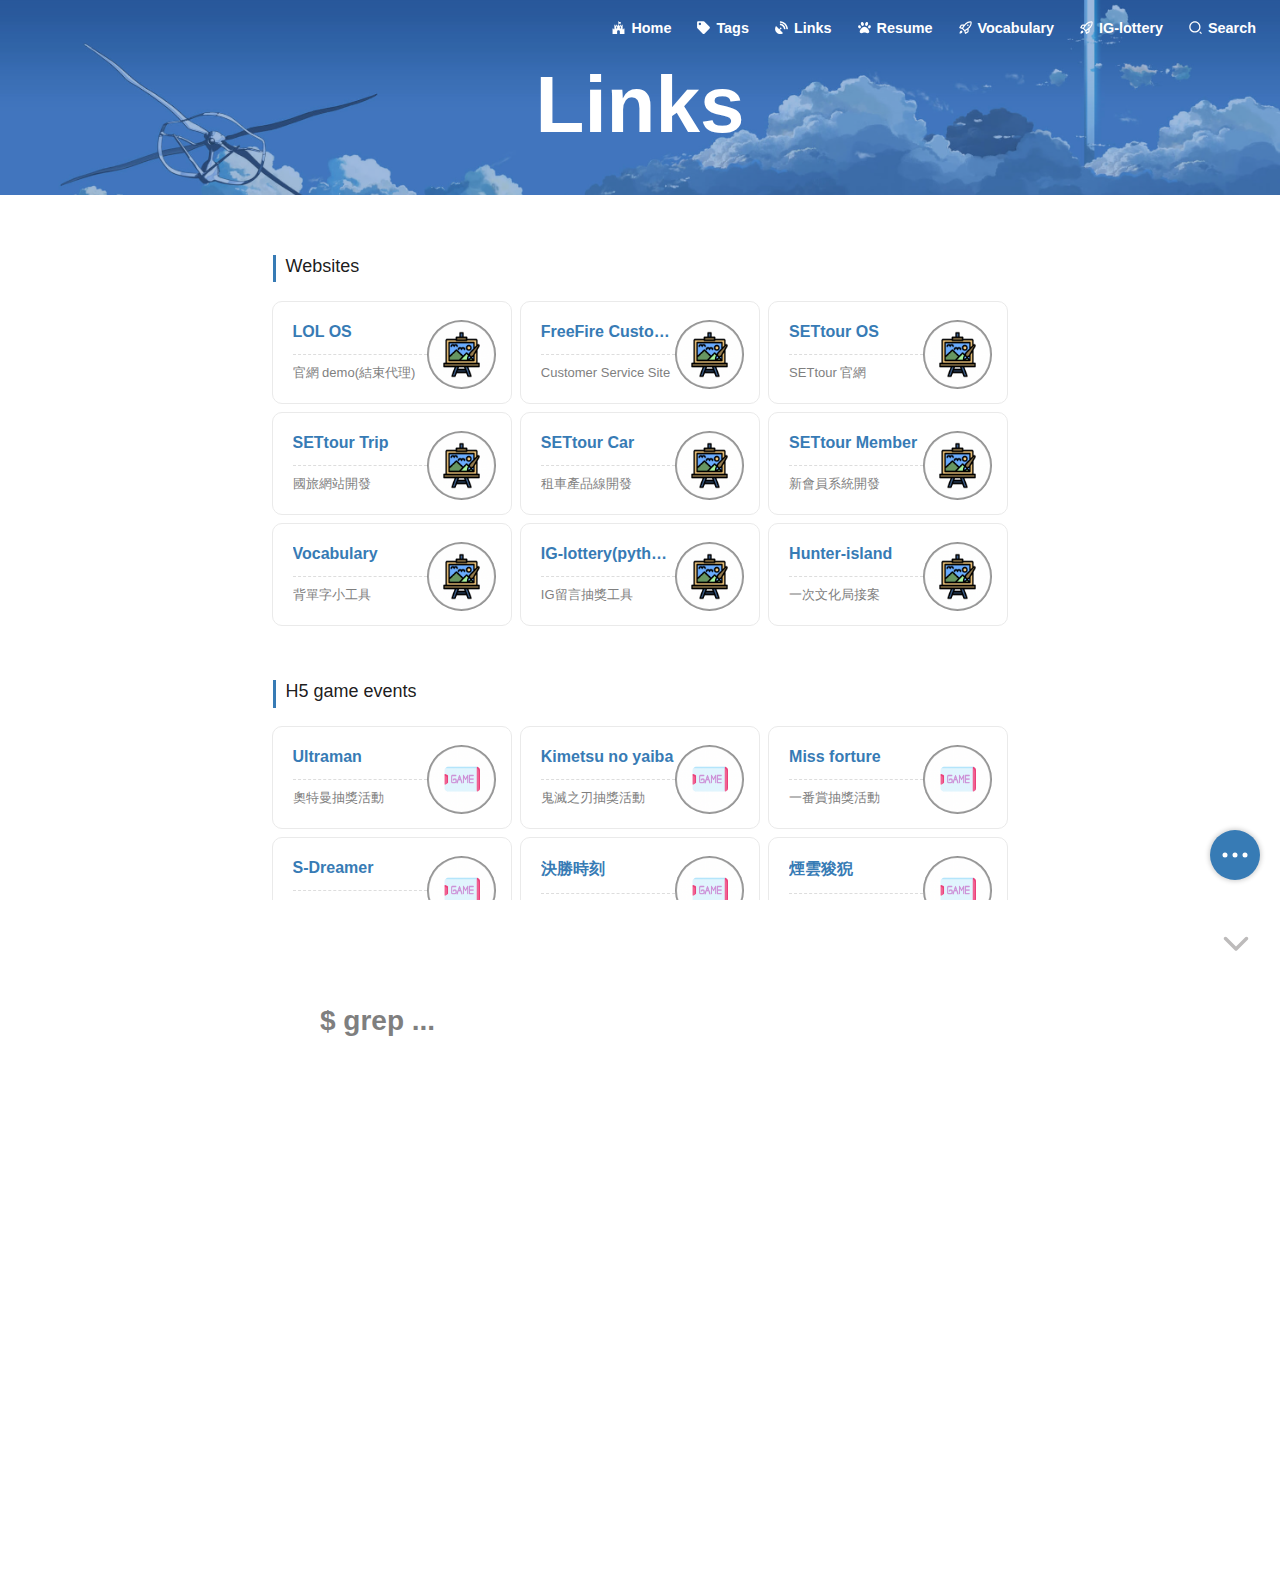
<file: links/index.html>
<!DOCTYPE html>
<html lang="en-US">
  <head>
    <meta charset="utf-8">
    <meta name="viewport" content="width=device-width,initial-scale=1">
    <meta name="generator" content="VuePress 2.0.0-beta.49">
    <style>
      :root {
        --c-bg: #fff;
      }
      html.dark {
        --c-bg: #22272e;
      }
      html, body {
        background-color: var(--c-bg);
      }
    </style>
    <script>
      const userMode = localStorage.getItem('vuepress-color-scheme');
			const systemDarkMode = window.matchMedia && window.matchMedia('(prefers-color-scheme: dark)').matches;
			if (userMode === 'dark' || (userMode !== 'light' && systemDarkMode)) {
				document.documentElement.classList.toggle('dark', true);
			}
    </script>
    <link rel="icon" type="image/png" sizes="16x16" href="/img/logo/favicon-16x16.png"><link rel="icon" type="image/png" sizes="32x32" href="/img/logo/favicon-32x32.png"><meta name="application-name" content="An He"><meta name="apple-mobile-web-app-title" content="An He"><meta name="apple-mobile-web-app-status-bar-style" content="black"><link rel="apple-touch-icon" href="/img/logo/apple-touch-icon.png"><meta name="theme-color" content="#377bb5"><meta name="msapplication-TileColor" content="#377bb5"><title>Links | An He</title><meta name="description" content="An He">
    <link rel="modulepreload" href="/assets/app.b8d27d59.js"><link rel="modulepreload" href="/assets/index.html.d420c87e.js"><link rel="modulepreload" href="/assets/index.html.16d49a33.js"><link rel="prefetch" href="/assets/index.html.4a4c56e6.js"><link rel="prefetch" href="/assets/404.html.7c518b82.js"><link rel="prefetch" href="/assets/index.html.28fa388e.js"><link rel="prefetch" href="/assets/index.html.271c9982.js"><link rel="prefetch" href="/assets/index.html.c6b6631b.js"><link rel="prefetch" href="/assets/index.html.e07d945d.js"><link rel="prefetch" href="/assets/index.html.37b55c81.js"><link rel="prefetch" href="/assets/404.html.18eabd1b.js"><link rel="prefetch" href="/assets/index.html.5a446e1a.js"><link rel="prefetch" href="/assets/index.html.f49c6636.js"><link rel="prefetch" href="/assets/index.html.ac49a6ba.js"><link rel="prefetch" href="/assets/index.html.f65951dd.js"><link rel="prefetch" href="/assets/404.058996e1.js"><link rel="prefetch" href="/assets/HomePage.bdf0af6b.js"><link rel="prefetch" href="/assets/Layout.01036ba4.js"><link rel="prefetch" href="/assets/Links.4ed41b59.js"><link rel="prefetch" href="/assets/Post.d7ae302b.js"><link rel="prefetch" href="/assets/Tags.d185a0d8.js">
    <link rel="stylesheet" href="/assets/style.11af2b73.css">
  </head>
  <body>
    <div id="app"><!--[--><div class="theme-container no-sidebar"><!--[--><header class="navbar invert"><span><a href="/" class=""><span class="site-name"></span></a></span><div class="navbar-items-wrapper" style=""><!--[--><!--]--><nav class="navbar-items can-hide"><!--[--><div class="navbar-item"><a href="/" class="" aria-label="Home"><!--[--><!--]--><span class="nav-icon"><svg class="ov-icon" style="font-size:1.2em;" aria-hidden="true" width="19.2" height="19.2" viewBox="-43.52 -43.52 599.04 599.04" fill="currentColor"><path d="M489.2 287.9h-27.4c-2.6 0-4.6 2-4.6 4.6v32h-36.6V146.2c0-2.6-2-4.6-4.6-4.6h-27.4c-2.6 0-4.6 2-4.6 4.6v32h-36.6v-32c0-2.6-2-4.6-4.6-4.6h-27.4c-2.6 0-4.6 2-4.6 4.6v32h-36.6v-32c0-6-8-4.6-11.7-4.6v-38c8.3-2 17.1-3.4 25.7-3.4 10.9 0 20.9 4.3 31.4 4.3 4.6 0 27.7-1.1 27.7-8v-60c0-2.6-2-4.6-4.6-4.6-5.1 0-15.1 4.3-24 4.3-9.7 0-20.9-4.3-32.6-4.3-8 0-16 1.1-23.7 2.9v-4.9c5.4-2.6 9.1-8.3 9.1-14.3 0-20.7-31.4-20.8-31.4 0 0 6 3.7 11.7 9.1 14.3v111.7c-3.7 0-11.7-1.4-11.7 4.6v32h-36.6v-32c0-2.6-2-4.6-4.6-4.6h-27.4c-2.6 0-4.6 2-4.6 4.6v32H128v-32c0-2.6-2-4.6-4.6-4.6H96c-2.6 0-4.6 2-4.6 4.6v178.3H54.8v-32c0-2.6-2-4.6-4.6-4.6H22.8c-2.6 0-4.6 2-4.6 4.6V512h182.9v-96c0-72.6 109.7-72.6 109.7 0v96h182.9V292.5c.1-2.6-1.9-4.6-4.5-4.6zm-288.1-4.5c0 2.6-2 4.6-4.6 4.6h-27.4c-2.6 0-4.6-2-4.6-4.6v-64c0-2.6 2-4.6 4.6-4.6h27.4c2.6 0 4.6 2 4.6 4.6v64zm146.4 0c0 2.6-2 4.6-4.6 4.6h-27.4c-2.6 0-4.6-2-4.6-4.6v-64c0-2.6 2-4.6 4.6-4.6h27.4c2.6 0 4.6 2 4.6 4.6v64z"/></svg></span><span>Home</span><!--[--><!--]--></a></div><div class="navbar-item"><a href="/tags/" class="" aria-label="Tags"><!--[--><!--]--><span class="nav-icon"><svg class="ov-icon" style="font-size:1.2em;" aria-hidden="true" width="19.2" height="19.2" viewBox="-43.52 -43.52 599.04 599.04" fill="currentColor"><path d="M0 252.118V48C0 21.49 21.49 0 48 0h204.118a48 48 0 0133.941 14.059l211.882 211.882c18.745 18.745 18.745 49.137 0 67.882L293.823 497.941c-18.745 18.745-49.137 18.745-67.882 0L14.059 286.059A48 48 0 010 252.118zM112 64c-26.51 0-48 21.49-48 48s21.49 48 48 48 48-21.49 48-48-21.49-48-48-48z"/></svg></span><span>Tags</span><!--[--><!--]--></a></div><div class="navbar-item"><a aria-current="page" href="/links/" class="router-link-active router-link-exact-active router-link-active" aria-label="Links"><!--[--><!--]--><span class="nav-icon"><svg class="ov-icon" style="font-size:1.2em;" aria-hidden="true" width="19.2" height="19.2" viewBox="-43.52 -43.52 599.04 599.04" fill="currentColor"><path d="M305.45 462.59c7.391 7.298 6.188 20.097-3 25.004-77.714 41.802-176.726 29.91-242.344-35.709-65.602-65.603-77.51-164.523-35.692-242.331 4.891-9.095 17.69-10.298 25.003-3l116.812 116.813 27.394-27.394c-.688-2.61-1.594-5.001-1.594-7.814a32.004 32.004 0 1132.004 32.005c-2.797 0-5.204-.891-7.798-1.594l-27.41 27.41zm206.526-159.523a16.103 16.103 0 01-16.002 17.003H463.86a15.97 15.97 0 01-15.892-15.002C440.467 175.549 336.453 70.534 207.03 63.533a15.845 15.845 0 01-15.002-15.908V16.027A16.094 16.094 0 01209.03.024C372.255 8.62 503.475 139.841 511.976 303.067zm-96.012-.297a16.21 16.21 0 01-16.112 17.3h-32.207a16.069 16.069 0 01-15.893-14.705c-6.907-77.011-68.118-138.91-144.924-145.224a15.94 15.94 0 01-14.8-15.893v-32.114a16.134 16.134 0 0117.3-16.096c110.123 8.501 198.228 96.607 206.636 206.732z"/></svg></span><span>Links</span><!--[--><!--]--></a></div><div class="navbar-item"><a class="external-link" href="https://reurl.cc/rLA5Lb" rel="noopener noreferrer" target="_blank" aria-label="Resume"><!--[--><!--]--><span class="nav-icon"><svg class="ov-icon" style="font-size:1.2em;" aria-hidden="true" width="19.2" height="19.2" viewBox="-43.52 -43.52 599.04 599.04" fill="currentColor"><path d="M256 224c-79.41 0-192 122.76-192 200.25 0 34.9 26.81 55.75 71.74 55.75 48.84 0 81.09-25.08 120.26-25.08 39.51 0 71.85 25.08 120.26 25.08 44.93 0 71.74-20.85 71.74-55.75C448 346.76 335.41 224 256 224zm-147.28-12.61c-10.4-34.65-42.44-57.09-71.56-50.13-29.12 6.96-44.29 40.69-33.89 75.34 10.4 34.65 42.44 57.09 71.56 50.13 29.12-6.96 44.29-40.69 33.89-75.34zm84.72-20.78c30.94-8.14 46.42-49.94 34.58-93.36s-46.52-72.01-77.46-63.87-46.42 49.94-34.58 93.36c11.84 43.42 46.53 72.02 77.46 63.87zm281.39-29.34c-29.12-6.96-61.15 15.48-71.56 50.13-10.4 34.65 4.77 68.38 33.89 75.34 29.12 6.96 61.15-15.48 71.56-50.13 10.4-34.65-4.77-68.38-33.89-75.34zm-156.27 29.34c30.94 8.14 65.62-20.45 77.46-63.87 11.84-43.42-3.64-85.21-34.58-93.36s-65.62 20.45-77.46 63.87c-11.84 43.42 3.64 85.22 34.58 93.36z"/></svg></span><span>Resume</span><!--[--><!--]--></a></div><div class="navbar-item"><a class="external-link" href="https://an-0611.github.io/personal-website-gcp-backup/#/vocabulary" rel="noopener noreferrer" target="_blank" aria-label="Vocabulary"><!--[--><!--]--><span class="nav-icon"><svg class="ov-icon" style="font-size:1.2em;" aria-hidden="true" width="19.2" height="19.2" viewBox="-1.6 -1.6 19.2 19.2" fill="currentColor"><path fill-rule="evenodd" d="M14.064 0a8.75 8.75 0 00-6.187 2.563l-.459.458c-.314.314-.616.641-.904.979H3.31a1.75 1.75 0 00-1.49.833L.11 7.607a.75.75 0 00.418 1.11l3.102.954c.037.051.079.1.124.145l2.429 2.428c.046.046.094.088.145.125l.954 3.102a.75.75 0 001.11.418l2.774-1.707a1.75 1.75 0 00.833-1.49V9.485c.338-.288.665-.59.979-.904l.458-.459A8.75 8.75 0 0016 1.936V1.75A1.75 1.75 0 0014.25 0h-.186zM10.5 10.625c-.088.06-.177.118-.266.175l-2.35 1.521.548 1.783 1.949-1.2a.25.25 0 00.119-.213v-2.066zM3.678 8.116L5.2 5.766c.058-.09.117-.178.176-.266H3.309a.25.25 0 00-.213.119l-1.2 1.95 1.782.547zm5.26-4.493A7.25 7.25 0 0114.063 1.5h.186a.25.25 0 01.25.25v.186a7.25 7.25 0 01-2.123 5.127l-.459.458a15.21 15.21 0 01-2.499 2.02l-2.317 1.5-2.143-2.143 1.5-2.317a15.25 15.25 0 012.02-2.5l.458-.458h.002zM12 5a1 1 0 11-2 0 1 1 0 012 0zm-8.44 9.56a1.5 1.5 0 10-2.12-2.12c-.734.73-1.047 2.332-1.15 3.003a.23.23 0 00.265.265c.671-.103 2.273-.416 3.005-1.148z"/></svg></span><span>Vocabulary</span><!--[--><!--]--></a></div><div class="navbar-item"><a class="external-link" href="https://an-0611.github.io/personal-website-gcp-backup/#/ig-lottery" rel="noopener noreferrer" target="_blank" aria-label="IG-lottery"><!--[--><!--]--><span class="nav-icon"><svg class="ov-icon" style="font-size:1.2em;" aria-hidden="true" width="19.2" height="19.2" viewBox="-1.6 -1.6 19.2 19.2" fill="currentColor"><path fill-rule="evenodd" d="M14.064 0a8.75 8.75 0 00-6.187 2.563l-.459.458c-.314.314-.616.641-.904.979H3.31a1.75 1.75 0 00-1.49.833L.11 7.607a.75.75 0 00.418 1.11l3.102.954c.037.051.079.1.124.145l2.429 2.428c.046.046.094.088.145.125l.954 3.102a.75.75 0 001.11.418l2.774-1.707a1.75 1.75 0 00.833-1.49V9.485c.338-.288.665-.59.979-.904l.458-.459A8.75 8.75 0 0016 1.936V1.75A1.75 1.75 0 0014.25 0h-.186zM10.5 10.625c-.088.06-.177.118-.266.175l-2.35 1.521.548 1.783 1.949-1.2a.25.25 0 00.119-.213v-2.066zM3.678 8.116L5.2 5.766c.058-.09.117-.178.176-.266H3.309a.25.25 0 00-.213.119l-1.2 1.95 1.782.547zm5.26-4.493A7.25 7.25 0 0114.063 1.5h.186a.25.25 0 01.25.25v.186a7.25 7.25 0 01-2.123 5.127l-.459.458a15.21 15.21 0 01-2.499 2.02l-2.317 1.5-2.143-2.143 1.5-2.317a15.25 15.25 0 012.02-2.5l.458-.458h.002zM12 5a1 1 0 11-2 0 1 1 0 012 0zm-8.44 9.56a1.5 1.5 0 10-2.12-2.12c-.734.73-1.047 2.332-1.15 3.003a.23.23 0 00.265.265c.671-.103 2.273-.416 3.005-1.148z"/></svg></span><span>IG-lottery</span><!--[--><!--]--></a></div><!--]--><div class="navbar-item"><a style="cursor:pointer;"><span class="nav-icon"><svg class="ov-icon" style="font-size:1.2em;" aria-hidden="true" width="19.2" height="19.2" viewBox="0 0 24 24" fill="currentColor"><path fill="none" d="M0 0h24v24H0z"/><path d="M11 2c4.968 0 9 4.032 9 9s-4.032 9-9 9-9-4.032-9-9 4.032-9 9-9zm0 16c3.867 0 7-3.133 7-7 0-3.868-3.133-7-7-7-3.868 0-7 3.132-7 7 0 3.867 3.132 7 7 7zm8.485.071l2.829 2.828-1.415 1.415-2.828-2.829 1.414-1.414z"/></svg></span><span>Search</span></a></div></nav><!--[--><!--]--><!----></div></header><!--]--><div class="sidebar-mask"></div><!--[--><aside class="sidebar"><nav class="navbar-items"><!--[--><div class="navbar-item"><a href="/" class="" aria-label="Home"><!--[--><!--]--><span class="nav-icon"><svg class="ov-icon" style="font-size:1.2em;" aria-hidden="true" width="19.2" height="19.2" viewBox="-43.52 -43.52 599.04 599.04" fill="currentColor"><path d="M489.2 287.9h-27.4c-2.6 0-4.6 2-4.6 4.6v32h-36.6V146.2c0-2.6-2-4.6-4.6-4.6h-27.4c-2.6 0-4.6 2-4.6 4.6v32h-36.6v-32c0-2.6-2-4.6-4.6-4.6h-27.4c-2.6 0-4.6 2-4.6 4.6v32h-36.6v-32c0-6-8-4.6-11.7-4.6v-38c8.3-2 17.1-3.4 25.7-3.4 10.9 0 20.9 4.3 31.4 4.3 4.6 0 27.7-1.1 27.7-8v-60c0-2.6-2-4.6-4.6-4.6-5.1 0-15.1 4.3-24 4.3-9.7 0-20.9-4.3-32.6-4.3-8 0-16 1.1-23.7 2.9v-4.9c5.4-2.6 9.1-8.3 9.1-14.3 0-20.7-31.4-20.8-31.4 0 0 6 3.7 11.7 9.1 14.3v111.7c-3.7 0-11.7-1.4-11.7 4.6v32h-36.6v-32c0-2.6-2-4.6-4.6-4.6h-27.4c-2.6 0-4.6 2-4.6 4.6v32H128v-32c0-2.6-2-4.6-4.6-4.6H96c-2.6 0-4.6 2-4.6 4.6v178.3H54.8v-32c0-2.6-2-4.6-4.6-4.6H22.8c-2.6 0-4.6 2-4.6 4.6V512h182.9v-96c0-72.6 109.7-72.6 109.7 0v96h182.9V292.5c.1-2.6-1.9-4.6-4.5-4.6zm-288.1-4.5c0 2.6-2 4.6-4.6 4.6h-27.4c-2.6 0-4.6-2-4.6-4.6v-64c0-2.6 2-4.6 4.6-4.6h27.4c2.6 0 4.6 2 4.6 4.6v64zm146.4 0c0 2.6-2 4.6-4.6 4.6h-27.4c-2.6 0-4.6-2-4.6-4.6v-64c0-2.6 2-4.6 4.6-4.6h27.4c2.6 0 4.6 2 4.6 4.6v64z"/></svg></span><span>Home</span><!--[--><!--]--></a></div><div class="navbar-item"><a href="/tags/" class="" aria-label="Tags"><!--[--><!--]--><span class="nav-icon"><svg class="ov-icon" style="font-size:1.2em;" aria-hidden="true" width="19.2" height="19.2" viewBox="-43.52 -43.52 599.04 599.04" fill="currentColor"><path d="M0 252.118V48C0 21.49 21.49 0 48 0h204.118a48 48 0 0133.941 14.059l211.882 211.882c18.745 18.745 18.745 49.137 0 67.882L293.823 497.941c-18.745 18.745-49.137 18.745-67.882 0L14.059 286.059A48 48 0 010 252.118zM112 64c-26.51 0-48 21.49-48 48s21.49 48 48 48 48-21.49 48-48-21.49-48-48-48z"/></svg></span><span>Tags</span><!--[--><!--]--></a></div><div class="navbar-item"><a aria-current="page" href="/links/" class="router-link-active router-link-exact-active router-link-active" aria-label="Links"><!--[--><!--]--><span class="nav-icon"><svg class="ov-icon" style="font-size:1.2em;" aria-hidden="true" width="19.2" height="19.2" viewBox="-43.52 -43.52 599.04 599.04" fill="currentColor"><path d="M305.45 462.59c7.391 7.298 6.188 20.097-3 25.004-77.714 41.802-176.726 29.91-242.344-35.709-65.602-65.603-77.51-164.523-35.692-242.331 4.891-9.095 17.69-10.298 25.003-3l116.812 116.813 27.394-27.394c-.688-2.61-1.594-5.001-1.594-7.814a32.004 32.004 0 1132.004 32.005c-2.797 0-5.204-.891-7.798-1.594l-27.41 27.41zm206.526-159.523a16.103 16.103 0 01-16.002 17.003H463.86a15.97 15.97 0 01-15.892-15.002C440.467 175.549 336.453 70.534 207.03 63.533a15.845 15.845 0 01-15.002-15.908V16.027A16.094 16.094 0 01209.03.024C372.255 8.62 503.475 139.841 511.976 303.067zm-96.012-.297a16.21 16.21 0 01-16.112 17.3h-32.207a16.069 16.069 0 01-15.893-14.705c-6.907-77.011-68.118-138.91-144.924-145.224a15.94 15.94 0 01-14.8-15.893v-32.114a16.134 16.134 0 0117.3-16.096c110.123 8.501 198.228 96.607 206.636 206.732z"/></svg></span><span>Links</span><!--[--><!--]--></a></div><div class="navbar-item"><a class="external-link" href="https://reurl.cc/rLA5Lb" rel="noopener noreferrer" target="_blank" aria-label="Resume"><!--[--><!--]--><span class="nav-icon"><svg class="ov-icon" style="font-size:1.2em;" aria-hidden="true" width="19.2" height="19.2" viewBox="-43.52 -43.52 599.04 599.04" fill="currentColor"><path d="M256 224c-79.41 0-192 122.76-192 200.25 0 34.9 26.81 55.75 71.74 55.75 48.84 0 81.09-25.08 120.26-25.08 39.51 0 71.85 25.08 120.26 25.08 44.93 0 71.74-20.85 71.74-55.75C448 346.76 335.41 224 256 224zm-147.28-12.61c-10.4-34.65-42.44-57.09-71.56-50.13-29.12 6.96-44.29 40.69-33.89 75.34 10.4 34.65 42.44 57.09 71.56 50.13 29.12-6.96 44.29-40.69 33.89-75.34zm84.72-20.78c30.94-8.14 46.42-49.94 34.58-93.36s-46.52-72.01-77.46-63.87-46.42 49.94-34.58 93.36c11.84 43.42 46.53 72.02 77.46 63.87zm281.39-29.34c-29.12-6.96-61.15 15.48-71.56 50.13-10.4 34.65 4.77 68.38 33.89 75.34 29.12 6.96 61.15-15.48 71.56-50.13 10.4-34.65-4.77-68.38-33.89-75.34zm-156.27 29.34c30.94 8.14 65.62-20.45 77.46-63.87 11.84-43.42-3.64-85.21-34.58-93.36s-65.62 20.45-77.46 63.87c-11.84 43.42 3.64 85.22 34.58 93.36z"/></svg></span><span>Resume</span><!--[--><!--]--></a></div><div class="navbar-item"><a class="external-link" href="https://an-0611.github.io/personal-website-gcp-backup/#/vocabulary" rel="noopener noreferrer" target="_blank" aria-label="Vocabulary"><!--[--><!--]--><span class="nav-icon"><svg class="ov-icon" style="font-size:1.2em;" aria-hidden="true" width="19.2" height="19.2" viewBox="-1.6 -1.6 19.2 19.2" fill="currentColor"><path fill-rule="evenodd" d="M14.064 0a8.75 8.75 0 00-6.187 2.563l-.459.458c-.314.314-.616.641-.904.979H3.31a1.75 1.75 0 00-1.49.833L.11 7.607a.75.75 0 00.418 1.11l3.102.954c.037.051.079.1.124.145l2.429 2.428c.046.046.094.088.145.125l.954 3.102a.75.75 0 001.11.418l2.774-1.707a1.75 1.75 0 00.833-1.49V9.485c.338-.288.665-.59.979-.904l.458-.459A8.75 8.75 0 0016 1.936V1.75A1.75 1.75 0 0014.25 0h-.186zM10.5 10.625c-.088.06-.177.118-.266.175l-2.35 1.521.548 1.783 1.949-1.2a.25.25 0 00.119-.213v-2.066zM3.678 8.116L5.2 5.766c.058-.09.117-.178.176-.266H3.309a.25.25 0 00-.213.119l-1.2 1.95 1.782.547zm5.26-4.493A7.25 7.25 0 0114.063 1.5h.186a.25.25 0 01.25.25v.186a7.25 7.25 0 01-2.123 5.127l-.459.458a15.21 15.21 0 01-2.499 2.02l-2.317 1.5-2.143-2.143 1.5-2.317a15.25 15.25 0 012.02-2.5l.458-.458h.002zM12 5a1 1 0 11-2 0 1 1 0 012 0zm-8.44 9.56a1.5 1.5 0 10-2.12-2.12c-.734.73-1.047 2.332-1.15 3.003a.23.23 0 00.265.265c.671-.103 2.273-.416 3.005-1.148z"/></svg></span><span>Vocabulary</span><!--[--><!--]--></a></div><div class="navbar-item"><a class="external-link" href="https://an-0611.github.io/personal-website-gcp-backup/#/ig-lottery" rel="noopener noreferrer" target="_blank" aria-label="IG-lottery"><!--[--><!--]--><span class="nav-icon"><svg class="ov-icon" style="font-size:1.2em;" aria-hidden="true" width="19.2" height="19.2" viewBox="-1.6 -1.6 19.2 19.2" fill="currentColor"><path fill-rule="evenodd" d="M14.064 0a8.75 8.75 0 00-6.187 2.563l-.459.458c-.314.314-.616.641-.904.979H3.31a1.75 1.75 0 00-1.49.833L.11 7.607a.75.75 0 00.418 1.11l3.102.954c.037.051.079.1.124.145l2.429 2.428c.046.046.094.088.145.125l.954 3.102a.75.75 0 001.11.418l2.774-1.707a1.75 1.75 0 00.833-1.49V9.485c.338-.288.665-.59.979-.904l.458-.459A8.75 8.75 0 0016 1.936V1.75A1.75 1.75 0 0014.25 0h-.186zM10.5 10.625c-.088.06-.177.118-.266.175l-2.35 1.521.548 1.783 1.949-1.2a.25.25 0 00.119-.213v-2.066zM3.678 8.116L5.2 5.766c.058-.09.117-.178.176-.266H3.309a.25.25 0 00-.213.119l-1.2 1.95 1.782.547zm5.26-4.493A7.25 7.25 0 0114.063 1.5h.186a.25.25 0 01.25.25v.186a7.25 7.25 0 01-2.123 5.127l-.459.458a15.21 15.21 0 01-2.499 2.02l-2.317 1.5-2.143-2.143 1.5-2.317a15.25 15.25 0 012.02-2.5l.458-.458h.002zM12 5a1 1 0 11-2 0 1 1 0 012 0zm-8.44 9.56a1.5 1.5 0 10-2.12-2.12c-.734.73-1.047 2.332-1.15 3.003a.23.23 0 00.265.265c.671-.103 2.273-.416 3.005-1.148z"/></svg></span><span>IG-lottery</span><!--[--><!--]--></a></div><!--]--><div class="navbar-item"><a style="cursor:pointer;"><span class="nav-icon"><svg class="ov-icon" style="font-size:1.2em;" aria-hidden="true" width="19.2" height="19.2" viewBox="0 0 24 24" fill="currentColor"><path fill="none" d="M0 0h24v24H0z"/><path d="M11 2c4.968 0 9 4.032 9 9s-4.032 9-9 9-9-4.032-9-9 4.032-9 9-9zm0 16c3.867 0 7-3.133 7-7 0-3.868-3.133-7-7-7-3.868 0-7 3.132-7 7 0 3.867 3.132 7 7 7zm8.485.071l2.829 2.828-1.415 1.415-2.828-2.829 1.414-1.414z"/></svg></span><span>Search</span></a></div></nav><!--[--><!--]--><!----><!--[--><!--]--></aside><!--]--><div class="page-content"><!--[--><div class="page-header use-image" style="background-image:url(/img/pages/links.jpg);"><div class="header-mask" style="background:rgba(64, 118, 190, 0.5);"></div><h1 class="title">Links</h1><!----></div><div class="links-wrapper"><!--[--><div class="link-section"><h2>Websites</h2><div class="link-group"><!--[--><div class="link-item"><div class="content"><a href="https://an-0611.github.io/lol-official/champions" target="_blank" rel="noopener noreferrer"><img src="/img/links/art.jpg"><span class="sitename">LOL OS</span><div class="desc">官網 demo(結束代理)</div></a></div></div><div class="link-item"><div class="content"><a href="https://ffsoporte.garena.com/hc/es-419" target="_blank" rel="noopener noreferrer"><img src="/img/links/art.jpg"><span class="sitename">FreeFire Customer Service</span><div class="desc">Customer Service Site</div></a></div></div><div class="link-item"><div class="content"><a href="https://www.settour.com.tw/" target="_blank" rel="noopener noreferrer"><img src="/img/links/art.jpg"><span class="sitename">SETtour OS</span><div class="desc">SETtour 官網</div></a></div></div><div class="link-item"><div class="content"><a href="https://trip.settour.com.tw/taiwan/search?departure=&amp;destination=&amp;startDate=20230411&amp;endDate=20230615&amp;keyWord=&amp;sort=PA&amp;minPrice=-1&amp;maxPrice=-1&amp;grupStatus=&amp;tourDays=&amp;travelType=&amp;isMkt=false&amp;isOrder=false" target="_blank" rel="noopener noreferrer"><img src="/img/links/art.jpg"><span class="sitename">SETtour Trip</span><div class="desc">國旅網站開發</div></a></div></div><div class="link-item"><div class="content"><a href="https://trip.settour.com.tw/car/search?prodSub3=1&amp;tourHour=36&amp;prodCity=&amp;minPrice=-1&amp;maxPrice=-1&amp;sort=PA&amp;pageNo=1" target="_blank" rel="noopener noreferrer"><img src="/img/links/art.jpg"><span class="sitename">SETtour Car</span><div class="desc">租車產品線開發</div></a></div></div><div class="link-item"><div class="content"><a href="https://member.settour.com.tw/b2c/dashboard?act=lookorder" target="_blank" rel="noopener noreferrer"><img src="/img/links/art.jpg"><span class="sitename">SETtour Member</span><div class="desc">新會員系統開發</div></a></div></div><div class="link-item"><div class="content"><a href="https://an-0611.github.io/personal-website-gcp-backup/#/vocabulary" target="_blank" rel="noopener noreferrer"><img src="/img/links/art.jpg"><span class="sitename">Vocabulary</span><div class="desc">背單字小工具</div></a></div></div><div class="link-item"><div class="content"><a href="https://an-0611.github.io/personal-website-gcp-backup/#/ig-lottery" target="_blank" rel="noopener noreferrer"><img src="/img/links/art.jpg"><span class="sitename">IG-lottery(python + redis)</span><div class="desc">IG留言抽獎工具</div></a></div></div><div class="link-item"><div class="content"><a href="http://hunter-island.com/" target="_blank" rel="noopener noreferrer"><img src="/img/links/art.jpg"><span class="sitename">Hunter-island</span><div class="desc">一次文化局接案</div></a></div></div><!--]--></div></div><div class="link-section"><h2>H5 game events</h2><div class="link-group"><!--[--><div class="link-item"><div class="content"><a href="https://www.youtube.com/watch?v=YBZiayfIMjA#t=17s" target="_blank" rel="noopener noreferrer"><img src="/img/links/game.jpg"><span class="sitename">Ultraman</span><div class="desc">奧特曼抽獎活動</div></a></div></div><div class="link-item"><div class="content"><a href="https://www.youtube.com/watch?v=DA2WrMfMi1U" target="_blank" rel="noopener noreferrer"><img src="/img/links/game.jpg"><span class="sitename">Kimetsu no yaiba</span><div class="desc">鬼滅之刃抽獎活動</div></a></div></div><div class="link-item"><div class="content"><a href="https://www.youtube.com/watch?v=hT2K4pdeO28" target="_blank" rel="noopener noreferrer"><img src="/img/links/game.jpg"><span class="sitename">Miss forture</span><div class="desc">一番賞抽獎活動</div></a></div></div><div class="link-item"><div class="content"><a href="https://www.youtube.com/watch?v=5TburafBSzY#t=42" target="_blank" rel="noopener noreferrer"><img src="/img/links/game.jpg"><span class="sitename">S-Dreamer</span><div class="desc">六週年抽獎活動</div></a></div></div><div class="link-item"><div class="content"><a href="https://www.youtube.com/watch?v=DgG3_55Q8t8#t=5s" target="_blank" rel="noopener noreferrer"><img src="/img/links/game.jpg"><span class="sitename">決勝時刻</span><div class="desc">輪盤抽獎活動</div></a></div></div><div class="link-item"><div class="content"><a href="https://www.youtube.com/watch?v=uYAi_zJ_VbE" target="_blank" rel="noopener noreferrer"><img src="/img/links/game.jpg"><span class="sitename">煙雲狻猊</span><div class="desc">新年抽獎活動</div></a></div></div><!--]--></div></div><div class="link-section"><h2>JavaScript Libraries</h2><div class="link-group"><!--[--><div class="link-item"><div class="content"><a href="https://github.com/an-0611/vue-calendar/" target="_blank" rel="noopener noreferrer"><img src="/img/links/torchop.svg"><span class="sitename">Vue-calendar</span><div class="desc">vue 日曆元件</div></a></div></div><div class="link-item"><div class="content"><a href="https://github.com/an-0611/vue3-ts-template/" target="_blank" rel="noopener noreferrer"><img src="/img/links/torchop.svg"><span class="sitename">Vue3 + TS 公版</span><div class="desc">vue3 &amp; ts 前端模板</div></a></div></div><!--]--></div></div><div class="link-section"><h2>Note</h2><div class="link-group"><!--[--><div class="link-item"><div class="content"><a href="https://github.com/an-0611/Note/blob/main/Javascript-question.md" target="_blank" rel="noopener noreferrer"><img src="/img/links/note.jpg"><span class="sitename">JS</span><div class="desc">Javascript 筆記</div></a></div></div><div class="link-item"><div class="content"><a href="https://github.com/an-0611/Note/tree/main/python" target="_blank" rel="noopener noreferrer"><img src="/img/links/note.jpg"><span class="sitename">Python</span><div class="desc">Python 筆記</div></a></div></div><div class="link-item"><div class="content"><a href="https://github.com/an-0611/Note/blob/main/Deploy-from-scratch.md" target="_blank" rel="noopener noreferrer"><img src="/img/links/note.jpg"><span class="sitename">GCP</span><div class="desc">GCE 建立筆記</div></a></div></div><div class="link-item"><div class="content"><a href="https://leetcode.com/an830611/" target="_blank" rel="noopener noreferrer"><img src="/img/links/note.jpg"><span class="sitename">Leetcode</span><div class="desc">Leetcode link</div></a></div></div><!--]--></div></div><!--]--></div><!--]--></div><div class="search-page" role="search"><span class="search-close"><svg xmlns="http://www.w3.org/2000/svg" viewBox="0 0 448 512" width="28" height="28" fill="currentColor"><path d="M224 416c-8.188 0-16.38-3.125-22.62-9.375l-192-192c-12.5-12.5-12.5-32.75 0-45.25s32.75-12.5 45.25 0L224 338.8l169.4-169.4c12.5-12.5 32.75-12.5 45.25 0s12.5 32.75 0 45.25l-192 192C240.4 412.9 232.2 416 224 416z"></path></svg></span><div class="gungnir-search-box"><input placeholder="$ grep ..." autocomplete="off" spellcheck="false" value><!----></div></div><div class="menu-btn-container"><div class="menu-btn-wrapper"><div class="menu-btn"><div style="" class="menu-btn-icon"><span></span><span></span><span></span></div><div style="display:none;" class="menu-text">0</div><svg class="menu-progress"><circle class="menu-border" cx="50%" cy="50%" r="48%" style="stroke-dasharray:0% 314.15926%;"></circle></svg></div><div class="menu-btn-child-wrapper"><div title="toggle color mode" class="menu-btn-child"><svg class="ov-icon" style="font-size:1.2em;display:none;" aria-hidden="true" width="19.2" height="19.2" viewBox="-43.52 -43.52 599.04 599.04" fill="currentColor"><path d="M256 160c-52.9 0-96 43.1-96 96s43.1 96 96 96 96-43.1 96-96-43.1-96-96-96zm246.4 80.5l-94.7-47.3 33.5-100.4c4.5-13.6-8.4-26.5-21.9-21.9l-100.4 33.5-47.4-94.8c-6.4-12.8-24.6-12.8-31 0l-47.3 94.7L92.7 70.8c-13.6-4.5-26.5 8.4-21.9 21.9l33.5 100.4-94.7 47.4c-12.8 6.4-12.8 24.6 0 31l94.7 47.3-33.5 100.5c-4.5 13.6 8.4 26.5 21.9 21.9l100.4-33.5 47.3 94.7c6.4 12.8 24.6 12.8 31 0l47.3-94.7 100.4 33.5c13.6 4.5 26.5-8.4 21.9-21.9l-33.5-100.4 94.7-47.3c13-6.5 13-24.7.2-31.1zm-155.9 106c-49.9 49.9-131.1 49.9-181 0-49.9-49.9-49.9-131.1 0-181 49.9-49.9 131.1-49.9 181 0 49.9 49.9 49.9 131.1 0 181z"/></svg><svg class="ov-icon" style="font-size:1.2em;display:none;" aria-hidden="true" width="19.2" height="19.2" viewBox="-43.52 -43.52 599.04 599.04" fill="currentColor"><path d="M283.211 512c78.962 0 151.079-35.925 198.857-94.792 7.068-8.708-.639-21.43-11.562-19.35-124.203 23.654-238.262-71.576-238.262-196.954 0-72.222 38.662-138.635 101.498-174.394 9.686-5.512 7.25-20.197-3.756-22.23A258.156 258.156 0 00283.211 0c-141.309 0-256 114.511-256 256 0 141.309 114.511 256 256 256z"/></svg><svg class="ov-icon" style="font-size:1.2em;" aria-hidden="true" width="19.2" height="19.2" viewBox="-43.52 -43.52 599.04 599.04" fill="currentColor"><path d="M224 96l16-32 32-16-32-16-16-32-16 32-32 16 32 16 16 32zM80 160l26.66-53.33L160 80l-53.34-26.67L80 0 53.34 53.33 0 80l53.34 26.67L80 160zm352 128l-26.66 53.33L352 368l53.34 26.67L432 448l26.66-53.33L512 368l-53.34-26.67L432 288zm70.62-193.77L417.77 9.38C411.53 3.12 403.34 0 395.15 0c-8.19 0-16.38 3.12-22.63 9.38L9.38 372.52c-12.5 12.5-12.5 32.76 0 45.25l84.85 84.85c6.25 6.25 14.44 9.37 22.62 9.37 8.19 0 16.38-3.12 22.63-9.37l363.14-363.15c12.5-12.48 12.5-32.75 0-45.24zM359.45 203.46l-50.91-50.91 86.6-86.6 50.91 50.91-86.6 86.6z"/></svg></div><div class="menu-btn-child"><svg class="ov-icon" style="font-size:1.2em;" aria-hidden="true" width="19.2" height="19.2" viewBox="-75.52 -43.52 599.04 599.04" fill="currentColor"><path d="M207.029 381.476L12.686 187.132c-9.373-9.373-9.373-24.569 0-33.941l22.667-22.667c9.357-9.357 24.522-9.375 33.901-.04L224 284.505l154.745-154.021c9.379-9.335 24.544-9.317 33.901.04l22.667 22.667c9.373 9.373 9.373 24.569 0 33.941L240.971 381.476c-9.373 9.372-24.569 9.372-33.942 0z"/></svg></div><div class="menu-btn-child"><svg class="ov-icon" style="font-size:1.2em;" aria-hidden="true" width="19.2" height="19.2" viewBox="-75.52 -43.52 599.04 599.04" fill="currentColor"><path d="M240.971 130.524l194.343 194.343c9.373 9.373 9.373 24.569 0 33.941l-22.667 22.667c-9.357 9.357-24.522 9.375-33.901.04L224 227.495 69.255 381.516c-9.379 9.335-24.544 9.317-33.901-.04l-22.667-22.667c-9.373-9.373-9.373-24.569 0-33.941L207.03 130.525c9.372-9.373 24.568-9.373 33.941-.001z"/></svg></div><!----><div class="toggle-sidebar-button menu-btn-child menu-btn-sidebar" title="toggle sidebar" aria-expanded="false" role="button" tabindex="0"><svg class="ov-icon" style="font-size:1.2em;" aria-hidden="true" width="19.2" height="19.2" viewBox="-1.6 -1.6 19.2 19.2" fill="currentColor"><path d="M14 2a1 1 0 011 1v10a1 1 0 01-1 1H2a1 1 0 01-1-1V3a1 1 0 011-1h12zM2 1a2 2 0 00-2 2v10a2 2 0 002 2h12a2 2 0 002-2V3a2 2 0 00-2-2H2z"/><path d="M3 4a1 1 0 011-1h2a1 1 0 011 1v8a1 1 0 01-1 1H4a1 1 0 01-1-1V4z"/></svg></div></div></div></div><footer class="footer"><span>
      &copy; <a href="https://github.com/an-0611" target="_blank">An</a> 2023
      <br>
    </span></footer></div><!--]--></div>
    <script type="module" src="/assets/app.b8d27d59.js" defer></script>
  </body>
</html>
</file>
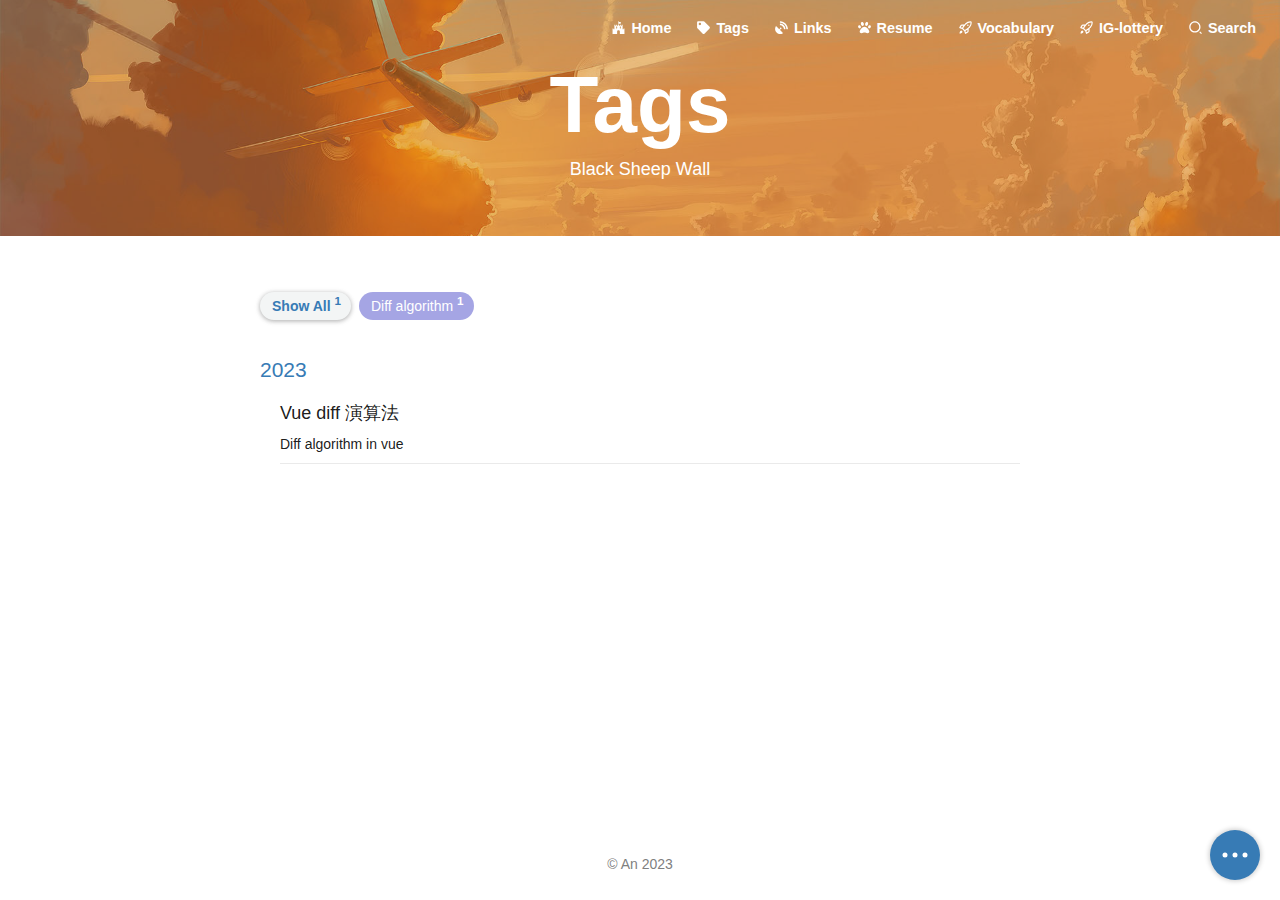
<file: tags/index.html>
<!DOCTYPE html>
<html lang="en-US">
  <head>
    <meta charset="utf-8">
    <meta name="viewport" content="width=device-width,initial-scale=1">
    <meta name="generator" content="VuePress 2.0.0-beta.49">
    <style>
      :root {
        --c-bg: #fff;
      }
      html.dark {
        --c-bg: #22272e;
      }
      html, body {
        background-color: var(--c-bg);
      }
    </style>
    <script>
      const userMode = localStorage.getItem('vuepress-color-scheme');
			const systemDarkMode = window.matchMedia && window.matchMedia('(prefers-color-scheme: dark)').matches;
			if (userMode === 'dark' || (userMode !== 'light' && systemDarkMode)) {
				document.documentElement.classList.toggle('dark', true);
			}
    </script>
    <link rel="icon" type="image/png" sizes="16x16" href="/img/logo/favicon-16x16.png"><link rel="icon" type="image/png" sizes="32x32" href="/img/logo/favicon-32x32.png"><meta name="application-name" content="An He"><meta name="apple-mobile-web-app-title" content="An He"><meta name="apple-mobile-web-app-status-bar-style" content="black"><link rel="apple-touch-icon" href="/img/logo/apple-touch-icon.png"><meta name="theme-color" content="#377bb5"><meta name="msapplication-TileColor" content="#377bb5"><title>Tags | An He</title><meta name="description" content="An He">
    <link rel="modulepreload" href="/assets/app.b8d27d59.js"><link rel="modulepreload" href="/assets/index.html.5a446e1a.js"><link rel="modulepreload" href="/assets/index.html.28fa388e.js"><link rel="prefetch" href="/assets/index.html.16d49a33.js"><link rel="prefetch" href="/assets/index.html.4a4c56e6.js"><link rel="prefetch" href="/assets/404.html.7c518b82.js"><link rel="prefetch" href="/assets/index.html.271c9982.js"><link rel="prefetch" href="/assets/index.html.c6b6631b.js"><link rel="prefetch" href="/assets/index.html.e07d945d.js"><link rel="prefetch" href="/assets/index.html.d420c87e.js"><link rel="prefetch" href="/assets/index.html.37b55c81.js"><link rel="prefetch" href="/assets/404.html.18eabd1b.js"><link rel="prefetch" href="/assets/index.html.f49c6636.js"><link rel="prefetch" href="/assets/index.html.ac49a6ba.js"><link rel="prefetch" href="/assets/index.html.f65951dd.js"><link rel="prefetch" href="/assets/404.058996e1.js"><link rel="prefetch" href="/assets/HomePage.bdf0af6b.js"><link rel="prefetch" href="/assets/Layout.01036ba4.js"><link rel="prefetch" href="/assets/Links.4ed41b59.js"><link rel="prefetch" href="/assets/Post.d7ae302b.js"><link rel="prefetch" href="/assets/Tags.d185a0d8.js">
    <link rel="stylesheet" href="/assets/style.11af2b73.css">
  </head>
  <body>
    <div id="app"><!--[--><div class="theme-container no-sidebar"><!--[--><header class="navbar invert"><span><a href="/" class=""><span class="site-name"></span></a></span><div class="navbar-items-wrapper" style=""><!--[--><!--]--><nav class="navbar-items can-hide"><!--[--><div class="navbar-item"><a href="/" class="" aria-label="Home"><!--[--><!--]--><span class="nav-icon"><svg class="ov-icon" style="font-size:1.2em;" aria-hidden="true" width="19.2" height="19.2" viewBox="-43.52 -43.52 599.04 599.04" fill="currentColor"><path d="M489.2 287.9h-27.4c-2.6 0-4.6 2-4.6 4.6v32h-36.6V146.2c0-2.6-2-4.6-4.6-4.6h-27.4c-2.6 0-4.6 2-4.6 4.6v32h-36.6v-32c0-2.6-2-4.6-4.6-4.6h-27.4c-2.6 0-4.6 2-4.6 4.6v32h-36.6v-32c0-6-8-4.6-11.7-4.6v-38c8.3-2 17.1-3.4 25.7-3.4 10.9 0 20.9 4.3 31.4 4.3 4.6 0 27.7-1.1 27.7-8v-60c0-2.6-2-4.6-4.6-4.6-5.1 0-15.1 4.3-24 4.3-9.7 0-20.9-4.3-32.6-4.3-8 0-16 1.1-23.7 2.9v-4.9c5.4-2.6 9.1-8.3 9.1-14.3 0-20.7-31.4-20.8-31.4 0 0 6 3.7 11.7 9.1 14.3v111.7c-3.7 0-11.7-1.4-11.7 4.6v32h-36.6v-32c0-2.6-2-4.6-4.6-4.6h-27.4c-2.6 0-4.6 2-4.6 4.6v32H128v-32c0-2.6-2-4.6-4.6-4.6H96c-2.6 0-4.6 2-4.6 4.6v178.3H54.8v-32c0-2.6-2-4.6-4.6-4.6H22.8c-2.6 0-4.6 2-4.6 4.6V512h182.9v-96c0-72.6 109.7-72.6 109.7 0v96h182.9V292.5c.1-2.6-1.9-4.6-4.5-4.6zm-288.1-4.5c0 2.6-2 4.6-4.6 4.6h-27.4c-2.6 0-4.6-2-4.6-4.6v-64c0-2.6 2-4.6 4.6-4.6h27.4c2.6 0 4.6 2 4.6 4.6v64zm146.4 0c0 2.6-2 4.6-4.6 4.6h-27.4c-2.6 0-4.6-2-4.6-4.6v-64c0-2.6 2-4.6 4.6-4.6h27.4c2.6 0 4.6 2 4.6 4.6v64z"/></svg></span><span>Home</span><!--[--><!--]--></a></div><div class="navbar-item"><a aria-current="page" href="/tags/" class="router-link-active router-link-exact-active router-link-active" aria-label="Tags"><!--[--><!--]--><span class="nav-icon"><svg class="ov-icon" style="font-size:1.2em;" aria-hidden="true" width="19.2" height="19.2" viewBox="-43.52 -43.52 599.04 599.04" fill="currentColor"><path d="M0 252.118V48C0 21.49 21.49 0 48 0h204.118a48 48 0 0133.941 14.059l211.882 211.882c18.745 18.745 18.745 49.137 0 67.882L293.823 497.941c-18.745 18.745-49.137 18.745-67.882 0L14.059 286.059A48 48 0 010 252.118zM112 64c-26.51 0-48 21.49-48 48s21.49 48 48 48 48-21.49 48-48-21.49-48-48-48z"/></svg></span><span>Tags</span><!--[--><!--]--></a></div><div class="navbar-item"><a href="/links/" class="" aria-label="Links"><!--[--><!--]--><span class="nav-icon"><svg class="ov-icon" style="font-size:1.2em;" aria-hidden="true" width="19.2" height="19.2" viewBox="-43.52 -43.52 599.04 599.04" fill="currentColor"><path d="M305.45 462.59c7.391 7.298 6.188 20.097-3 25.004-77.714 41.802-176.726 29.91-242.344-35.709-65.602-65.603-77.51-164.523-35.692-242.331 4.891-9.095 17.69-10.298 25.003-3l116.812 116.813 27.394-27.394c-.688-2.61-1.594-5.001-1.594-7.814a32.004 32.004 0 1132.004 32.005c-2.797 0-5.204-.891-7.798-1.594l-27.41 27.41zm206.526-159.523a16.103 16.103 0 01-16.002 17.003H463.86a15.97 15.97 0 01-15.892-15.002C440.467 175.549 336.453 70.534 207.03 63.533a15.845 15.845 0 01-15.002-15.908V16.027A16.094 16.094 0 01209.03.024C372.255 8.62 503.475 139.841 511.976 303.067zm-96.012-.297a16.21 16.21 0 01-16.112 17.3h-32.207a16.069 16.069 0 01-15.893-14.705c-6.907-77.011-68.118-138.91-144.924-145.224a15.94 15.94 0 01-14.8-15.893v-32.114a16.134 16.134 0 0117.3-16.096c110.123 8.501 198.228 96.607 206.636 206.732z"/></svg></span><span>Links</span><!--[--><!--]--></a></div><div class="navbar-item"><a class="external-link" href="https://reurl.cc/rLA5Lb" rel="noopener noreferrer" target="_blank" aria-label="Resume"><!--[--><!--]--><span class="nav-icon"><svg class="ov-icon" style="font-size:1.2em;" aria-hidden="true" width="19.2" height="19.2" viewBox="-43.52 -43.52 599.04 599.04" fill="currentColor"><path d="M256 224c-79.41 0-192 122.76-192 200.25 0 34.9 26.81 55.75 71.74 55.75 48.84 0 81.09-25.08 120.26-25.08 39.51 0 71.85 25.08 120.26 25.08 44.93 0 71.74-20.85 71.74-55.75C448 346.76 335.41 224 256 224zm-147.28-12.61c-10.4-34.65-42.44-57.09-71.56-50.13-29.12 6.96-44.29 40.69-33.89 75.34 10.4 34.65 42.44 57.09 71.56 50.13 29.12-6.96 44.29-40.69 33.89-75.34zm84.72-20.78c30.94-8.14 46.42-49.94 34.58-93.36s-46.52-72.01-77.46-63.87-46.42 49.94-34.58 93.36c11.84 43.42 46.53 72.02 77.46 63.87zm281.39-29.34c-29.12-6.96-61.15 15.48-71.56 50.13-10.4 34.65 4.77 68.38 33.89 75.34 29.12 6.96 61.15-15.48 71.56-50.13 10.4-34.65-4.77-68.38-33.89-75.34zm-156.27 29.34c30.94 8.14 65.62-20.45 77.46-63.87 11.84-43.42-3.64-85.21-34.58-93.36s-65.62 20.45-77.46 63.87c-11.84 43.42 3.64 85.22 34.58 93.36z"/></svg></span><span>Resume</span><!--[--><!--]--></a></div><div class="navbar-item"><a class="external-link" href="https://an-0611.github.io/personal-website-gcp-backup/#/vocabulary" rel="noopener noreferrer" target="_blank" aria-label="Vocabulary"><!--[--><!--]--><span class="nav-icon"><svg class="ov-icon" style="font-size:1.2em;" aria-hidden="true" width="19.2" height="19.2" viewBox="-1.6 -1.6 19.2 19.2" fill="currentColor"><path fill-rule="evenodd" d="M14.064 0a8.75 8.75 0 00-6.187 2.563l-.459.458c-.314.314-.616.641-.904.979H3.31a1.75 1.75 0 00-1.49.833L.11 7.607a.75.75 0 00.418 1.11l3.102.954c.037.051.079.1.124.145l2.429 2.428c.046.046.094.088.145.125l.954 3.102a.75.75 0 001.11.418l2.774-1.707a1.75 1.75 0 00.833-1.49V9.485c.338-.288.665-.59.979-.904l.458-.459A8.75 8.75 0 0016 1.936V1.75A1.75 1.75 0 0014.25 0h-.186zM10.5 10.625c-.088.06-.177.118-.266.175l-2.35 1.521.548 1.783 1.949-1.2a.25.25 0 00.119-.213v-2.066zM3.678 8.116L5.2 5.766c.058-.09.117-.178.176-.266H3.309a.25.25 0 00-.213.119l-1.2 1.95 1.782.547zm5.26-4.493A7.25 7.25 0 0114.063 1.5h.186a.25.25 0 01.25.25v.186a7.25 7.25 0 01-2.123 5.127l-.459.458a15.21 15.21 0 01-2.499 2.02l-2.317 1.5-2.143-2.143 1.5-2.317a15.25 15.25 0 012.02-2.5l.458-.458h.002zM12 5a1 1 0 11-2 0 1 1 0 012 0zm-8.44 9.56a1.5 1.5 0 10-2.12-2.12c-.734.73-1.047 2.332-1.15 3.003a.23.23 0 00.265.265c.671-.103 2.273-.416 3.005-1.148z"/></svg></span><span>Vocabulary</span><!--[--><!--]--></a></div><div class="navbar-item"><a class="external-link" href="https://an-0611.github.io/personal-website-gcp-backup/#/ig-lottery" rel="noopener noreferrer" target="_blank" aria-label="IG-lottery"><!--[--><!--]--><span class="nav-icon"><svg class="ov-icon" style="font-size:1.2em;" aria-hidden="true" width="19.2" height="19.2" viewBox="-1.6 -1.6 19.2 19.2" fill="currentColor"><path fill-rule="evenodd" d="M14.064 0a8.75 8.75 0 00-6.187 2.563l-.459.458c-.314.314-.616.641-.904.979H3.31a1.75 1.75 0 00-1.49.833L.11 7.607a.75.75 0 00.418 1.11l3.102.954c.037.051.079.1.124.145l2.429 2.428c.046.046.094.088.145.125l.954 3.102a.75.75 0 001.11.418l2.774-1.707a1.75 1.75 0 00.833-1.49V9.485c.338-.288.665-.59.979-.904l.458-.459A8.75 8.75 0 0016 1.936V1.75A1.75 1.75 0 0014.25 0h-.186zM10.5 10.625c-.088.06-.177.118-.266.175l-2.35 1.521.548 1.783 1.949-1.2a.25.25 0 00.119-.213v-2.066zM3.678 8.116L5.2 5.766c.058-.09.117-.178.176-.266H3.309a.25.25 0 00-.213.119l-1.2 1.95 1.782.547zm5.26-4.493A7.25 7.25 0 0114.063 1.5h.186a.25.25 0 01.25.25v.186a7.25 7.25 0 01-2.123 5.127l-.459.458a15.21 15.21 0 01-2.499 2.02l-2.317 1.5-2.143-2.143 1.5-2.317a15.25 15.25 0 012.02-2.5l.458-.458h.002zM12 5a1 1 0 11-2 0 1 1 0 012 0zm-8.44 9.56a1.5 1.5 0 10-2.12-2.12c-.734.73-1.047 2.332-1.15 3.003a.23.23 0 00.265.265c.671-.103 2.273-.416 3.005-1.148z"/></svg></span><span>IG-lottery</span><!--[--><!--]--></a></div><!--]--><div class="navbar-item"><a style="cursor:pointer;"><span class="nav-icon"><svg class="ov-icon" style="font-size:1.2em;" aria-hidden="true" width="19.2" height="19.2" viewBox="0 0 24 24" fill="currentColor"><path fill="none" d="M0 0h24v24H0z"/><path d="M11 2c4.968 0 9 4.032 9 9s-4.032 9-9 9-9-4.032-9-9 4.032-9 9-9zm0 16c3.867 0 7-3.133 7-7 0-3.868-3.133-7-7-7-3.868 0-7 3.132-7 7 0 3.867 3.132 7 7 7zm8.485.071l2.829 2.828-1.415 1.415-2.828-2.829 1.414-1.414z"/></svg></span><span>Search</span></a></div></nav><!--[--><!--]--><!----></div></header><!--]--><div class="sidebar-mask"></div><!--[--><aside class="sidebar"><nav class="navbar-items"><!--[--><div class="navbar-item"><a href="/" class="" aria-label="Home"><!--[--><!--]--><span class="nav-icon"><svg class="ov-icon" style="font-size:1.2em;" aria-hidden="true" width="19.2" height="19.2" viewBox="-43.52 -43.52 599.04 599.04" fill="currentColor"><path d="M489.2 287.9h-27.4c-2.6 0-4.6 2-4.6 4.6v32h-36.6V146.2c0-2.6-2-4.6-4.6-4.6h-27.4c-2.6 0-4.6 2-4.6 4.6v32h-36.6v-32c0-2.6-2-4.6-4.6-4.6h-27.4c-2.6 0-4.6 2-4.6 4.6v32h-36.6v-32c0-6-8-4.6-11.7-4.6v-38c8.3-2 17.1-3.4 25.7-3.4 10.9 0 20.9 4.3 31.4 4.3 4.6 0 27.7-1.1 27.7-8v-60c0-2.6-2-4.6-4.6-4.6-5.1 0-15.1 4.3-24 4.3-9.7 0-20.9-4.3-32.6-4.3-8 0-16 1.1-23.7 2.9v-4.9c5.4-2.6 9.1-8.3 9.1-14.3 0-20.7-31.4-20.8-31.4 0 0 6 3.7 11.7 9.1 14.3v111.7c-3.7 0-11.7-1.4-11.7 4.6v32h-36.6v-32c0-2.6-2-4.6-4.6-4.6h-27.4c-2.6 0-4.6 2-4.6 4.6v32H128v-32c0-2.6-2-4.6-4.6-4.6H96c-2.6 0-4.6 2-4.6 4.6v178.3H54.8v-32c0-2.6-2-4.6-4.6-4.6H22.8c-2.6 0-4.6 2-4.6 4.6V512h182.9v-96c0-72.6 109.7-72.6 109.7 0v96h182.9V292.5c.1-2.6-1.9-4.6-4.5-4.6zm-288.1-4.5c0 2.6-2 4.6-4.6 4.6h-27.4c-2.6 0-4.6-2-4.6-4.6v-64c0-2.6 2-4.6 4.6-4.6h27.4c2.6 0 4.6 2 4.6 4.6v64zm146.4 0c0 2.6-2 4.6-4.6 4.6h-27.4c-2.6 0-4.6-2-4.6-4.6v-64c0-2.6 2-4.6 4.6-4.6h27.4c2.6 0 4.6 2 4.6 4.6v64z"/></svg></span><span>Home</span><!--[--><!--]--></a></div><div class="navbar-item"><a aria-current="page" href="/tags/" class="router-link-active router-link-exact-active router-link-active" aria-label="Tags"><!--[--><!--]--><span class="nav-icon"><svg class="ov-icon" style="font-size:1.2em;" aria-hidden="true" width="19.2" height="19.2" viewBox="-43.52 -43.52 599.04 599.04" fill="currentColor"><path d="M0 252.118V48C0 21.49 21.49 0 48 0h204.118a48 48 0 0133.941 14.059l211.882 211.882c18.745 18.745 18.745 49.137 0 67.882L293.823 497.941c-18.745 18.745-49.137 18.745-67.882 0L14.059 286.059A48 48 0 010 252.118zM112 64c-26.51 0-48 21.49-48 48s21.49 48 48 48 48-21.49 48-48-21.49-48-48-48z"/></svg></span><span>Tags</span><!--[--><!--]--></a></div><div class="navbar-item"><a href="/links/" class="" aria-label="Links"><!--[--><!--]--><span class="nav-icon"><svg class="ov-icon" style="font-size:1.2em;" aria-hidden="true" width="19.2" height="19.2" viewBox="-43.52 -43.52 599.04 599.04" fill="currentColor"><path d="M305.45 462.59c7.391 7.298 6.188 20.097-3 25.004-77.714 41.802-176.726 29.91-242.344-35.709-65.602-65.603-77.51-164.523-35.692-242.331 4.891-9.095 17.69-10.298 25.003-3l116.812 116.813 27.394-27.394c-.688-2.61-1.594-5.001-1.594-7.814a32.004 32.004 0 1132.004 32.005c-2.797 0-5.204-.891-7.798-1.594l-27.41 27.41zm206.526-159.523a16.103 16.103 0 01-16.002 17.003H463.86a15.97 15.97 0 01-15.892-15.002C440.467 175.549 336.453 70.534 207.03 63.533a15.845 15.845 0 01-15.002-15.908V16.027A16.094 16.094 0 01209.03.024C372.255 8.62 503.475 139.841 511.976 303.067zm-96.012-.297a16.21 16.21 0 01-16.112 17.3h-32.207a16.069 16.069 0 01-15.893-14.705c-6.907-77.011-68.118-138.91-144.924-145.224a15.94 15.94 0 01-14.8-15.893v-32.114a16.134 16.134 0 0117.3-16.096c110.123 8.501 198.228 96.607 206.636 206.732z"/></svg></span><span>Links</span><!--[--><!--]--></a></div><div class="navbar-item"><a class="external-link" href="https://reurl.cc/rLA5Lb" rel="noopener noreferrer" target="_blank" aria-label="Resume"><!--[--><!--]--><span class="nav-icon"><svg class="ov-icon" style="font-size:1.2em;" aria-hidden="true" width="19.2" height="19.2" viewBox="-43.52 -43.52 599.04 599.04" fill="currentColor"><path d="M256 224c-79.41 0-192 122.76-192 200.25 0 34.9 26.81 55.75 71.74 55.75 48.84 0 81.09-25.08 120.26-25.08 39.51 0 71.85 25.08 120.26 25.08 44.93 0 71.74-20.85 71.74-55.75C448 346.76 335.41 224 256 224zm-147.28-12.61c-10.4-34.65-42.44-57.09-71.56-50.13-29.12 6.96-44.29 40.69-33.89 75.34 10.4 34.65 42.44 57.09 71.56 50.13 29.12-6.96 44.29-40.69 33.89-75.34zm84.72-20.78c30.94-8.14 46.42-49.94 34.58-93.36s-46.52-72.01-77.46-63.87-46.42 49.94-34.58 93.36c11.84 43.42 46.53 72.02 77.46 63.87zm281.39-29.34c-29.12-6.96-61.15 15.48-71.56 50.13-10.4 34.65 4.77 68.38 33.89 75.34 29.12 6.96 61.15-15.48 71.56-50.13 10.4-34.65-4.77-68.38-33.89-75.34zm-156.27 29.34c30.94 8.14 65.62-20.45 77.46-63.87 11.84-43.42-3.64-85.21-34.58-93.36s-65.62 20.45-77.46 63.87c-11.84 43.42 3.64 85.22 34.58 93.36z"/></svg></span><span>Resume</span><!--[--><!--]--></a></div><div class="navbar-item"><a class="external-link" href="https://an-0611.github.io/personal-website-gcp-backup/#/vocabulary" rel="noopener noreferrer" target="_blank" aria-label="Vocabulary"><!--[--><!--]--><span class="nav-icon"><svg class="ov-icon" style="font-size:1.2em;" aria-hidden="true" width="19.2" height="19.2" viewBox="-1.6 -1.6 19.2 19.2" fill="currentColor"><path fill-rule="evenodd" d="M14.064 0a8.75 8.75 0 00-6.187 2.563l-.459.458c-.314.314-.616.641-.904.979H3.31a1.75 1.75 0 00-1.49.833L.11 7.607a.75.75 0 00.418 1.11l3.102.954c.037.051.079.1.124.145l2.429 2.428c.046.046.094.088.145.125l.954 3.102a.75.75 0 001.11.418l2.774-1.707a1.75 1.75 0 00.833-1.49V9.485c.338-.288.665-.59.979-.904l.458-.459A8.75 8.75 0 0016 1.936V1.75A1.75 1.75 0 0014.25 0h-.186zM10.5 10.625c-.088.06-.177.118-.266.175l-2.35 1.521.548 1.783 1.949-1.2a.25.25 0 00.119-.213v-2.066zM3.678 8.116L5.2 5.766c.058-.09.117-.178.176-.266H3.309a.25.25 0 00-.213.119l-1.2 1.95 1.782.547zm5.26-4.493A7.25 7.25 0 0114.063 1.5h.186a.25.25 0 01.25.25v.186a7.25 7.25 0 01-2.123 5.127l-.459.458a15.21 15.21 0 01-2.499 2.02l-2.317 1.5-2.143-2.143 1.5-2.317a15.25 15.25 0 012.02-2.5l.458-.458h.002zM12 5a1 1 0 11-2 0 1 1 0 012 0zm-8.44 9.56a1.5 1.5 0 10-2.12-2.12c-.734.73-1.047 2.332-1.15 3.003a.23.23 0 00.265.265c.671-.103 2.273-.416 3.005-1.148z"/></svg></span><span>Vocabulary</span><!--[--><!--]--></a></div><div class="navbar-item"><a class="external-link" href="https://an-0611.github.io/personal-website-gcp-backup/#/ig-lottery" rel="noopener noreferrer" target="_blank" aria-label="IG-lottery"><!--[--><!--]--><span class="nav-icon"><svg class="ov-icon" style="font-size:1.2em;" aria-hidden="true" width="19.2" height="19.2" viewBox="-1.6 -1.6 19.2 19.2" fill="currentColor"><path fill-rule="evenodd" d="M14.064 0a8.75 8.75 0 00-6.187 2.563l-.459.458c-.314.314-.616.641-.904.979H3.31a1.75 1.75 0 00-1.49.833L.11 7.607a.75.75 0 00.418 1.11l3.102.954c.037.051.079.1.124.145l2.429 2.428c.046.046.094.088.145.125l.954 3.102a.75.75 0 001.11.418l2.774-1.707a1.75 1.75 0 00.833-1.49V9.485c.338-.288.665-.59.979-.904l.458-.459A8.75 8.75 0 0016 1.936V1.75A1.75 1.75 0 0014.25 0h-.186zM10.5 10.625c-.088.06-.177.118-.266.175l-2.35 1.521.548 1.783 1.949-1.2a.25.25 0 00.119-.213v-2.066zM3.678 8.116L5.2 5.766c.058-.09.117-.178.176-.266H3.309a.25.25 0 00-.213.119l-1.2 1.95 1.782.547zm5.26-4.493A7.25 7.25 0 0114.063 1.5h.186a.25.25 0 01.25.25v.186a7.25 7.25 0 01-2.123 5.127l-.459.458a15.21 15.21 0 01-2.499 2.02l-2.317 1.5-2.143-2.143 1.5-2.317a15.25 15.25 0 012.02-2.5l.458-.458h.002zM12 5a1 1 0 11-2 0 1 1 0 012 0zm-8.44 9.56a1.5 1.5 0 10-2.12-2.12c-.734.73-1.047 2.332-1.15 3.003a.23.23 0 00.265.265c.671-.103 2.273-.416 3.005-1.148z"/></svg></span><span>IG-lottery</span><!--[--><!--]--></a></div><!--]--><div class="navbar-item"><a style="cursor:pointer;"><span class="nav-icon"><svg class="ov-icon" style="font-size:1.2em;" aria-hidden="true" width="19.2" height="19.2" viewBox="0 0 24 24" fill="currentColor"><path fill="none" d="M0 0h24v24H0z"/><path d="M11 2c4.968 0 9 4.032 9 9s-4.032 9-9 9-9-4.032-9-9 4.032-9 9-9zm0 16c3.867 0 7-3.133 7-7 0-3.868-3.133-7-7-7-3.868 0-7 3.132-7 7 0 3.867 3.132 7 7 7zm8.485.071l2.829 2.828-1.415 1.415-2.828-2.829 1.414-1.414z"/></svg></span><span>Search</span></a></div></nav><!--[--><!--]--><!----><!--[--><!--]--></aside><!--]--><div class="page-content"><!--[--><div class="page-header use-image" style="background-image:url(/img/pages/tags.jpg);"><div class="header-mask" style="background:rgba(211, 136, 37, .5);"></div><h1 class="title">Tags</h1><h3 class="subtitle">Black Sheep Wall</h3></div><div class="tags-wrapper"><!--[--><span class="active tag-all article-tag" style="">Show All <sup>1</sup></span><span class="article-tag" style="background-color:#a5a5e4;">Diff algorithm <sup>1</sup></span><!--]--><!--[--><section><span class="year">2023</span><!--[--><div class="item"><a href="/post/2023/12/20/vue-diff-algorithm/" class=""><p class="title">Vue diff 演算法</p><p class="subtitle">Diff algorithm in vue</p></a><hr></div><!--]--></section><!--]--></div><!--]--></div><div class="search-page" role="search"><span class="search-close"><svg xmlns="http://www.w3.org/2000/svg" viewBox="0 0 448 512" width="28" height="28" fill="currentColor"><path d="M224 416c-8.188 0-16.38-3.125-22.62-9.375l-192-192c-12.5-12.5-12.5-32.75 0-45.25s32.75-12.5 45.25 0L224 338.8l169.4-169.4c12.5-12.5 32.75-12.5 45.25 0s12.5 32.75 0 45.25l-192 192C240.4 412.9 232.2 416 224 416z"></path></svg></span><div class="gungnir-search-box"><input placeholder="$ grep ..." autocomplete="off" spellcheck="false" value><!----></div></div><div class="menu-btn-container"><div class="menu-btn-wrapper"><div class="menu-btn"><div style="" class="menu-btn-icon"><span></span><span></span><span></span></div><div style="display:none;" class="menu-text">0</div><svg class="menu-progress"><circle class="menu-border" cx="50%" cy="50%" r="48%" style="stroke-dasharray:0% 314.15926%;"></circle></svg></div><div class="menu-btn-child-wrapper"><div title="toggle color mode" class="menu-btn-child"><svg class="ov-icon" style="font-size:1.2em;display:none;" aria-hidden="true" width="19.2" height="19.2" viewBox="-43.52 -43.52 599.04 599.04" fill="currentColor"><path d="M256 160c-52.9 0-96 43.1-96 96s43.1 96 96 96 96-43.1 96-96-43.1-96-96-96zm246.4 80.5l-94.7-47.3 33.5-100.4c4.5-13.6-8.4-26.5-21.9-21.9l-100.4 33.5-47.4-94.8c-6.4-12.8-24.6-12.8-31 0l-47.3 94.7L92.7 70.8c-13.6-4.5-26.5 8.4-21.9 21.9l33.5 100.4-94.7 47.4c-12.8 6.4-12.8 24.6 0 31l94.7 47.3-33.5 100.5c-4.5 13.6 8.4 26.5 21.9 21.9l100.4-33.5 47.3 94.7c6.4 12.8 24.6 12.8 31 0l47.3-94.7 100.4 33.5c13.6 4.5 26.5-8.4 21.9-21.9l-33.5-100.4 94.7-47.3c13-6.5 13-24.7.2-31.1zm-155.9 106c-49.9 49.9-131.1 49.9-181 0-49.9-49.9-49.9-131.1 0-181 49.9-49.9 131.1-49.9 181 0 49.9 49.9 49.9 131.1 0 181z"/></svg><svg class="ov-icon" style="font-size:1.2em;display:none;" aria-hidden="true" width="19.2" height="19.2" viewBox="-43.52 -43.52 599.04 599.04" fill="currentColor"><path d="M283.211 512c78.962 0 151.079-35.925 198.857-94.792 7.068-8.708-.639-21.43-11.562-19.35-124.203 23.654-238.262-71.576-238.262-196.954 0-72.222 38.662-138.635 101.498-174.394 9.686-5.512 7.25-20.197-3.756-22.23A258.156 258.156 0 00283.211 0c-141.309 0-256 114.511-256 256 0 141.309 114.511 256 256 256z"/></svg><svg class="ov-icon" style="font-size:1.2em;" aria-hidden="true" width="19.2" height="19.2" viewBox="-43.52 -43.52 599.04 599.04" fill="currentColor"><path d="M224 96l16-32 32-16-32-16-16-32-16 32-32 16 32 16 16 32zM80 160l26.66-53.33L160 80l-53.34-26.67L80 0 53.34 53.33 0 80l53.34 26.67L80 160zm352 128l-26.66 53.33L352 368l53.34 26.67L432 448l26.66-53.33L512 368l-53.34-26.67L432 288zm70.62-193.77L417.77 9.38C411.53 3.12 403.34 0 395.15 0c-8.19 0-16.38 3.12-22.63 9.38L9.38 372.52c-12.5 12.5-12.5 32.76 0 45.25l84.85 84.85c6.25 6.25 14.44 9.37 22.62 9.37 8.19 0 16.38-3.12 22.63-9.37l363.14-363.15c12.5-12.48 12.5-32.75 0-45.24zM359.45 203.46l-50.91-50.91 86.6-86.6 50.91 50.91-86.6 86.6z"/></svg></div><div class="menu-btn-child"><svg class="ov-icon" style="font-size:1.2em;" aria-hidden="true" width="19.2" height="19.2" viewBox="-75.52 -43.52 599.04 599.04" fill="currentColor"><path d="M207.029 381.476L12.686 187.132c-9.373-9.373-9.373-24.569 0-33.941l22.667-22.667c9.357-9.357 24.522-9.375 33.901-.04L224 284.505l154.745-154.021c9.379-9.335 24.544-9.317 33.901.04l22.667 22.667c9.373 9.373 9.373 24.569 0 33.941L240.971 381.476c-9.373 9.372-24.569 9.372-33.942 0z"/></svg></div><div class="menu-btn-child"><svg class="ov-icon" style="font-size:1.2em;" aria-hidden="true" width="19.2" height="19.2" viewBox="-75.52 -43.52 599.04 599.04" fill="currentColor"><path d="M240.971 130.524l194.343 194.343c9.373 9.373 9.373 24.569 0 33.941l-22.667 22.667c-9.357 9.357-24.522 9.375-33.901.04L224 227.495 69.255 381.516c-9.379 9.335-24.544 9.317-33.901-.04l-22.667-22.667c-9.373-9.373-9.373-24.569 0-33.941L207.03 130.525c9.372-9.373 24.568-9.373 33.941-.001z"/></svg></div><!----><div class="toggle-sidebar-button menu-btn-child menu-btn-sidebar" title="toggle sidebar" aria-expanded="false" role="button" tabindex="0"><svg class="ov-icon" style="font-size:1.2em;" aria-hidden="true" width="19.2" height="19.2" viewBox="-1.6 -1.6 19.2 19.2" fill="currentColor"><path d="M14 2a1 1 0 011 1v10a1 1 0 01-1 1H2a1 1 0 01-1-1V3a1 1 0 011-1h12zM2 1a2 2 0 00-2 2v10a2 2 0 002 2h12a2 2 0 002-2V3a2 2 0 00-2-2H2z"/><path d="M3 4a1 1 0 011-1h2a1 1 0 011 1v8a1 1 0 01-1 1H4a1 1 0 01-1-1V4z"/></svg></div></div></div></div><footer class="footer"><span>
      &copy; <a href="https://github.com/an-0611" target="_blank">An</a> 2023
      <br>
    </span></footer></div><!--]--></div>
    <script type="module" src="/assets/app.b8d27d59.js" defer></script>
  </body>
</html>
</file>
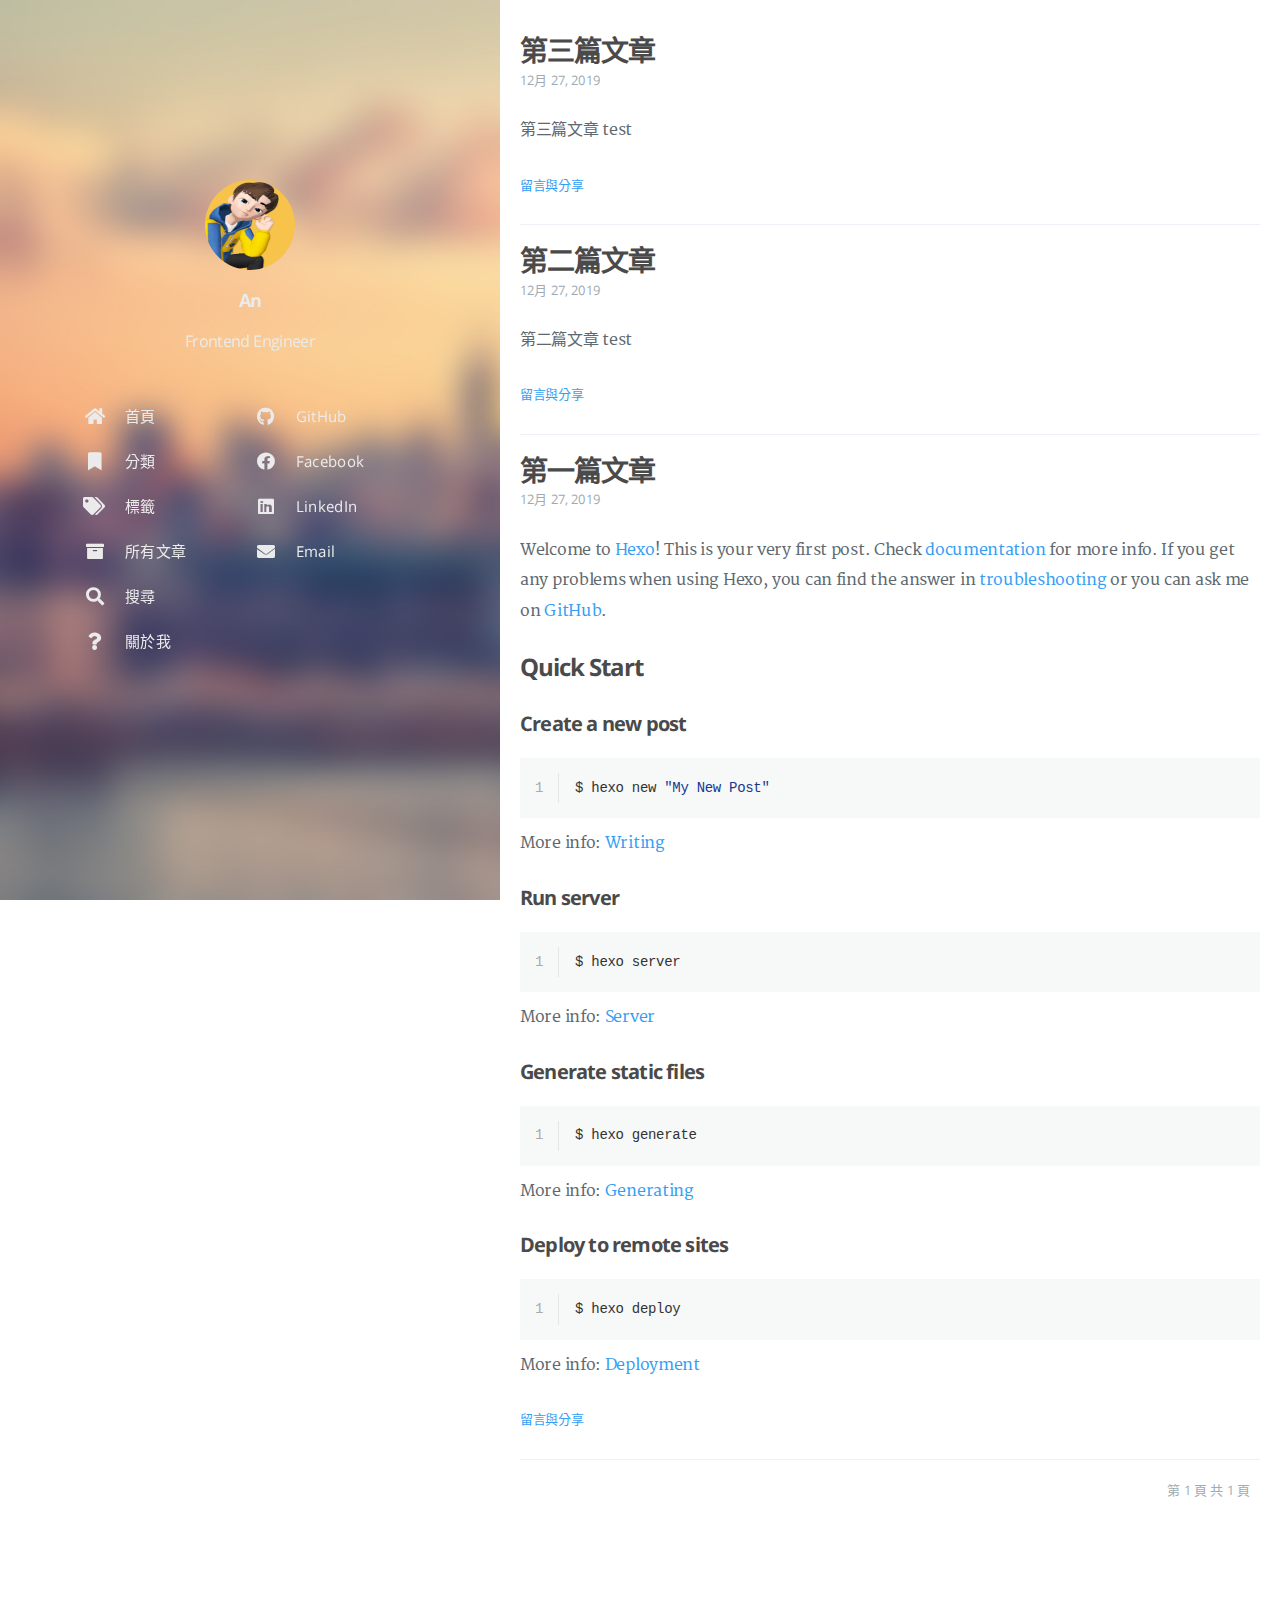
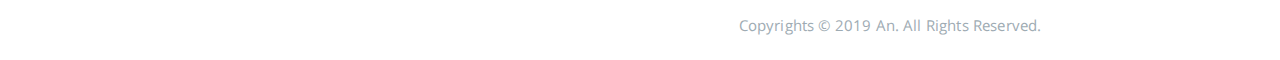
<file: archives/2019/index.html>
<!DOCTYPE html>
<html lang="zh-tw">
    
<head>
    <meta charset="UTF-8">
    <meta name="viewport" content="width=device-width, initial-scale=1">
    <meta name="generator" content="Annnnn">
    <title>所有文章: 2019 - Annnnn</title>
    <meta name="author" content="An">
    
        <meta name="keywords" content="keyword,">
    
    
    
    <script type="application/ld+json">{}</script>
    <meta name="description" content="desc">
<meta property="og:type" content="blog">
<meta property="og:title" content="Annnnn">
<meta property="og:url" content="https://an-0611.github.io/archives/2019/index.html">
<meta property="og:site_name" content="Annnnn">
<meta property="og:description" content="desc">
<meta property="og:locale" content="zh_TW">
<meta property="article:author" content="An">
<meta property="article:tag" content="keyword">
<meta name="twitter:card" content="summary">
    
    
        
    
    
        <meta property="og:image" content="https://an-0611.github.io/assets/images/logo.png"/>
    
    
    
    
    <!--STYLES-->
    
<link rel="stylesheet" href="/assets/css/style-bnhnyakl5nxu7duxo54we8gap8bj7h0x1kjqss4mppgmzkbrzb3ia5xdq42i.min.css">

    <!--STYLES END-->
    

    

    
</head>

    <body>
        <div id="blog">
            <!-- Define author's picture -->


    
        
            
        
    

<header id="header" data-behavior="1">
    <i id="btn-open-sidebar" class="fa fa-lg fa-bars"></i>
    <div class="header-title">
        <a
            class="header-title-link"
            href="/%20"
            aria-label=""
        >
            Annnnn
        </a>
    </div>
    
        
            <a
                class="header-right-picture "
                href="#about"
                aria-label="打開鏈接: /#about"
            >
        
        
            <img class="header-picture" src="/assets/images/logo.png" alt="作者的圖片"/>
        
        </a>
    
</header>

            <!-- Define author's picture -->



        
    

<nav id="sidebar" data-behavior="1">
    <div class="sidebar-container">
        
            <div class="sidebar-profile">
                <a
                    href="/#about"
                    aria-label="閱讀有關作者的更多信息"
                >
                    <img class="sidebar-profile-picture" src="/assets/images/logo.png" alt="作者的圖片"/>
                </a>
                <h4 class="sidebar-profile-name">An</h4>
                
                    <h5 class="sidebar-profile-bio"><p>Frontend Engineer</p>
</h5>
                
            </div>
        
        
            <ul class="sidebar-buttons">
            
                <li class="sidebar-button">
                    
                        <a  class="sidebar-button-link "
                             href="/%20"
                            
                            title="首頁"
                        >
                    
                        <i class="sidebar-button-icon fa fa-home" aria-hidden="true"></i>
                        <span class="sidebar-button-desc">首頁</span>
                    </a>
            </li>
            
                <li class="sidebar-button">
                    
                        <a  class="sidebar-button-link "
                             href="/all-categories"
                            
                            title="分類"
                        >
                    
                        <i class="sidebar-button-icon fa fa-bookmark" aria-hidden="true"></i>
                        <span class="sidebar-button-desc">分類</span>
                    </a>
            </li>
            
                <li class="sidebar-button">
                    
                        <a  class="sidebar-button-link "
                             href="/all-tags"
                            
                            title="標籤"
                        >
                    
                        <i class="sidebar-button-icon fa fa-tags" aria-hidden="true"></i>
                        <span class="sidebar-button-desc">標籤</span>
                    </a>
            </li>
            
                <li class="sidebar-button">
                    
                        <a  class="sidebar-button-link "
                             href="/all-archives"
                            
                            title="所有文章"
                        >
                    
                        <i class="sidebar-button-icon fa fa-archive" aria-hidden="true"></i>
                        <span class="sidebar-button-desc">所有文章</span>
                    </a>
            </li>
            
                <li class="sidebar-button">
                    
                        <a  class="sidebar-button-link open-algolia-search"
                             href="#search"
                            
                            title="搜尋"
                        >
                    
                        <i class="sidebar-button-icon fa fa-search" aria-hidden="true"></i>
                        <span class="sidebar-button-desc">搜尋</span>
                    </a>
            </li>
            
                <li class="sidebar-button">
                    
                        <a  class="sidebar-button-link "
                             href="#about"
                            
                            title="關於我"
                        >
                    
                        <i class="sidebar-button-icon fa fa-question" aria-hidden="true"></i>
                        <span class="sidebar-button-desc">關於我</span>
                    </a>
            </li>
            
        </ul>
        
            <ul class="sidebar-buttons">
            
                <li class="sidebar-button">
                    
                        <a  class="sidebar-button-link " href="https://github.com/an-0611" target="_blank" rel="noopener" title="GitHub">
                    
                        <i class="sidebar-button-icon fab fa-github" aria-hidden="true"></i>
                        <span class="sidebar-button-desc">GitHub</span>
                    </a>
            </li>
            
                <li class="sidebar-button">
                    
                        <a  class="sidebar-button-link " href="https://www.facebook.com/people/%E4%BD%95%E5%AE%89%E5%AE%9C/1829177516" target="_blank" rel="noopener" title="Facebook">
                    
                        <i class="sidebar-button-icon fab fa-facebook" aria-hidden="true"></i>
                        <span class="sidebar-button-desc">Facebook</span>
                    </a>
            </li>
            
                <li class="sidebar-button">
                    
                        <a  class="sidebar-button-link " href="https://www.linkedin.com/profile/" target="_blank" rel="noopener" title="LinkedIn">
                    
                        <i class="sidebar-button-icon fab fa-linkedin" aria-hidden="true"></i>
                        <span class="sidebar-button-desc">LinkedIn</span>
                    </a>
            </li>
            
                <li class="sidebar-button">
                    
                        <a  class="sidebar-button-link "
                             href="/mailto"
                            title="Email"
                        >
                    
                        <i class="sidebar-button-icon fa fa-envelope" aria-hidden="true"></i>
                        <span class="sidebar-button-desc">Email</span>
                    </a>
            </li>
            
        </ul>
        
            <ul class="sidebar-buttons">
            
        </ul>
        
    </div>
</nav>

            
            <div id="main" data-behavior="1"
                 class="
                        hasCoverMetaIn
                        ">
                
    <section class="postShorten-group main-content-wrap">
    
    
    <article class="postShorten postShorten--thumbnailimg-bottom">
        <div class="postShorten-wrap">
            
            <div class="postShorten-header">
                <h1 class="postShorten-title">
                    
                        <a
                            class="link-unstyled"
                            href="/2019/12/27/third-article/"
                            aria-label=": 第三篇文章"
                        >
                            第三篇文章
                        </a>
                    
                </h1>
                <div class="postShorten-meta">
    <time datetime="2019-12-27T11:09:49+08:00">
	
		    12月 27, 2019
    	
    </time>
    
</div>

            </div>
            
                <div class="postShorten-content">
                    <p>第三篇文章 test</p>

                    
                        


                    
                    
                        <p>
                            <a
                                href="/2019/12/27/third-article/#post-footer"
                                class="postShorten-excerpt_link link"
                                aria-label=""
                            >
                                留言與分享
                            </a>
                        </p>
                    
                </div>
            
        </div>
        
    </article>
    
    
    <article class="postShorten postShorten--thumbnailimg-bottom">
        <div class="postShorten-wrap">
            
            <div class="postShorten-header">
                <h1 class="postShorten-title">
                    
                        <a
                            class="link-unstyled"
                            href="/2019/12/27/second-article/"
                            aria-label=": 第二篇文章"
                        >
                            第二篇文章
                        </a>
                    
                </h1>
                <div class="postShorten-meta">
    <time datetime="2019-12-27T11:08:40+08:00">
	
		    12月 27, 2019
    	
    </time>
    
</div>

            </div>
            
                <div class="postShorten-content">
                    <p>第二篇文章 test</p>

                    
                        


                    
                    
                        <p>
                            <a
                                href="/2019/12/27/second-article/#post-footer"
                                class="postShorten-excerpt_link link"
                                aria-label=""
                            >
                                留言與分享
                            </a>
                        </p>
                    
                </div>
            
        </div>
        
    </article>
    
    
    <article class="postShorten postShorten--thumbnailimg-bottom">
        <div class="postShorten-wrap">
            
            <div class="postShorten-header">
                <h1 class="postShorten-title">
                    
                        <a
                            class="link-unstyled"
                            href="/2019/12/27/hello-world/"
                            aria-label=": 第一篇文章"
                        >
                            第一篇文章
                        </a>
                    
                </h1>
                <div class="postShorten-meta">
    <time datetime="2019-12-27T09:46:17+08:00">
	
		    12月 27, 2019
    	
    </time>
    
</div>

            </div>
            
                <div class="postShorten-content">
                    <p>Welcome to <a href="https://hexo.io/" target="_blank" rel="noopener">Hexo</a>! This is your very first post. Check <a href="https://hexo.io/docs/" target="_blank" rel="noopener">documentation</a> for more info. If you get any problems when using Hexo, you can find the answer in <a href="https://hexo.io/docs/troubleshooting.html" target="_blank" rel="noopener">troubleshooting</a> or you can ask me on <a href="https://github.com/hexojs/hexo/issues" target="_blank" rel="noopener">GitHub</a>.</p>
<h2 id="Quick-Start"><a href="#Quick-Start" class="headerlink" title="Quick Start"></a>Quick Start</h2><h3 id="Create-a-new-post"><a href="#Create-a-new-post" class="headerlink" title="Create a new post"></a>Create a new post</h3><figure class="highlight bash"><table><tr><td class="gutter"><pre><span class="line">1</span><br></pre></td><td class="code"><pre><span class="line">$ hexo new <span class="string">"My New Post"</span></span><br></pre></td></tr></table></figure>

<p>More info: <a href="https://hexo.io/docs/writing.html" target="_blank" rel="noopener">Writing</a></p>
<h3 id="Run-server"><a href="#Run-server" class="headerlink" title="Run server"></a>Run server</h3><figure class="highlight bash"><table><tr><td class="gutter"><pre><span class="line">1</span><br></pre></td><td class="code"><pre><span class="line">$ hexo server</span><br></pre></td></tr></table></figure>

<p>More info: <a href="https://hexo.io/docs/server.html" target="_blank" rel="noopener">Server</a></p>
<h3 id="Generate-static-files"><a href="#Generate-static-files" class="headerlink" title="Generate static files"></a>Generate static files</h3><figure class="highlight bash"><table><tr><td class="gutter"><pre><span class="line">1</span><br></pre></td><td class="code"><pre><span class="line">$ hexo generate</span><br></pre></td></tr></table></figure>

<p>More info: <a href="https://hexo.io/docs/generating.html" target="_blank" rel="noopener">Generating</a></p>
<h3 id="Deploy-to-remote-sites"><a href="#Deploy-to-remote-sites" class="headerlink" title="Deploy to remote sites"></a>Deploy to remote sites</h3><figure class="highlight bash"><table><tr><td class="gutter"><pre><span class="line">1</span><br></pre></td><td class="code"><pre><span class="line">$ hexo deploy</span><br></pre></td></tr></table></figure>

<p>More info: <a href="https://hexo.io/docs/one-command-deployment.html" target="_blank" rel="noopener">Deployment</a></p>

                    
                        


                    
                    
                        <p>
                            <a
                                href="/2019/12/27/hello-world/#post-footer"
                                class="postShorten-excerpt_link link"
                                aria-label=""
                            >
                                留言與分享
                            </a>
                        </p>
                    
                </div>
            
        </div>
        
    </article>
    
    <div class="pagination-bar">
    <ul class="pagination">
        
        
        <li class="pagination-number">第 1 頁 共 1 頁</li>
    </ul>
</div>

</section>



                <footer id="footer" class="main-content-wrap">
    <span class="copyrights">
        Copyrights &copy; 2019 An. All Rights Reserved.
    </span>
</footer>

            </div>
            
        </div>
        


    
        
    

<div id="about">
    <div id="about-card">
        <div id="about-btn-close">
            <i class="fa fa-times"></i>
        </div>
        
            <img id="about-card-picture" src="/assets/images/logo.png" alt="作者的圖片"/>
        
            <h4 id="about-card-name">An</h4>
        
            <div id="about-card-bio"><p>Frontend Engineer</p>
</div>
        
        
            <div id="about-card-job">
                <i class="fa fa-briefcase"></i>
                <br/>
                <p>Frontend Engineer</p>

            </div>
        
        
            <div id="about-card-location">
                <i class="fa fa-map-marker-alt"></i>
                <br/>
                Taipei, Taiwan
            </div>
        
    </div>
</div>

        
        
<div id="cover" style="background-image:url('/assets/images/cover.jpg');"></div>
        <!--SCRIPTS-->

<script src="/assets/js/script-xgqtimcphpkvu342dhy7lwtrtkn0v2vkzlv3iretxuprp6b7rgamijemi2lq.min.js"></script>

<!--SCRIPTS END-->





    </body>
</html>
</file>
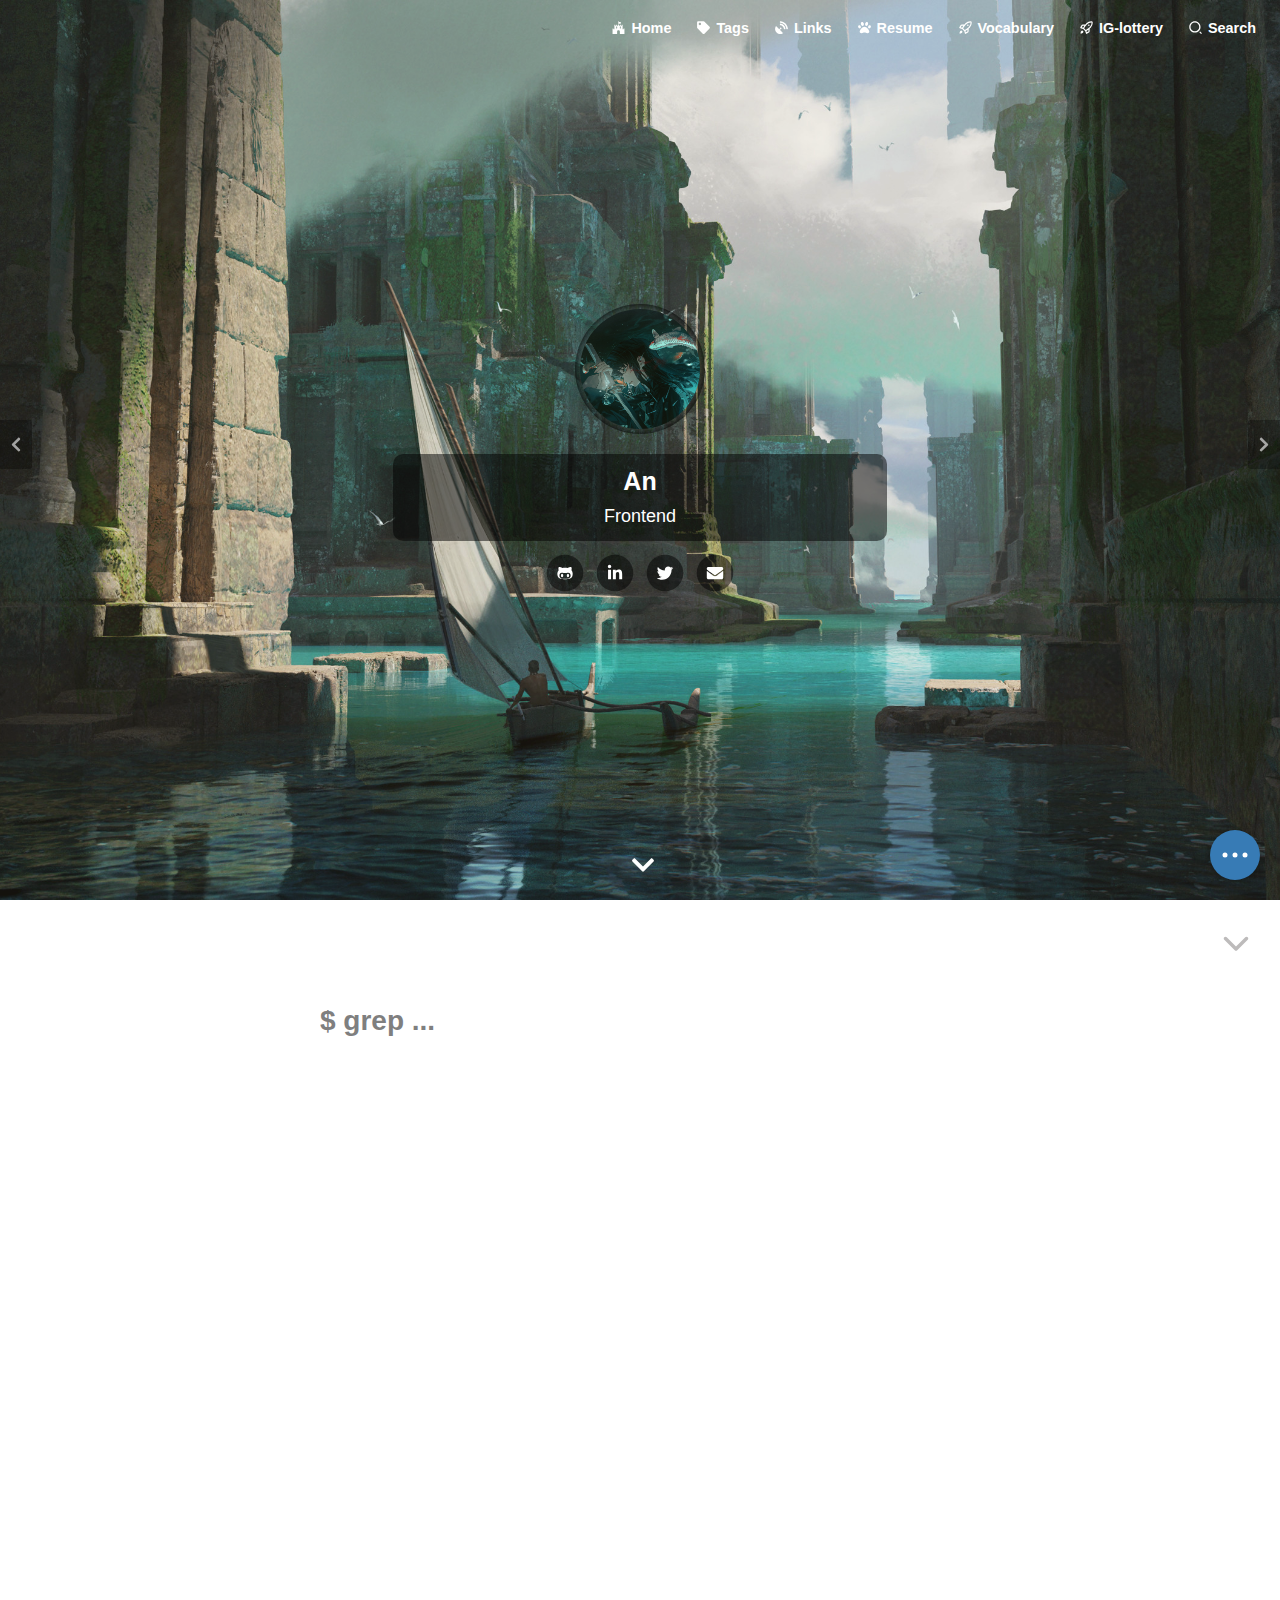
<file: page/1/index.html>
<!DOCTYPE html>
<html lang="en-US">
  <head>
    <meta charset="utf-8">
    <meta name="viewport" content="width=device-width,initial-scale=1">
    <meta name="generator" content="VuePress 2.0.0-beta.49">
    <style>
      :root {
        --c-bg: #fff;
      }
      html.dark {
        --c-bg: #22272e;
      }
      html, body {
        background-color: var(--c-bg);
      }
    </style>
    <script>
      const userMode = localStorage.getItem('vuepress-color-scheme');
			const systemDarkMode = window.matchMedia && window.matchMedia('(prefers-color-scheme: dark)').matches;
			if (userMode === 'dark' || (userMode !== 'light' && systemDarkMode)) {
				document.documentElement.classList.toggle('dark', true);
			}
    </script>
    <link rel="icon" type="image/png" sizes="16x16" href="/img/logo/favicon-16x16.png"><link rel="icon" type="image/png" sizes="32x32" href="/img/logo/favicon-32x32.png"><meta name="application-name" content="An He"><meta name="apple-mobile-web-app-title" content="An He"><meta name="apple-mobile-web-app-status-bar-style" content="black"><link rel="apple-touch-icon" href="/img/logo/apple-touch-icon.png"><meta name="theme-color" content="#377bb5"><meta name="msapplication-TileColor" content="#377bb5"><title>Home | An He</title><meta name="description" content="An He">
    <link rel="modulepreload" href="/assets/app.b8d27d59.js"><link rel="modulepreload" href="/assets/index.html.f65951dd.js"><link rel="modulepreload" href="/assets/index.html.e07d945d.js"><link rel="prefetch" href="/assets/index.html.16d49a33.js"><link rel="prefetch" href="/assets/index.html.4a4c56e6.js"><link rel="prefetch" href="/assets/404.html.7c518b82.js"><link rel="prefetch" href="/assets/index.html.28fa388e.js"><link rel="prefetch" href="/assets/index.html.271c9982.js"><link rel="prefetch" href="/assets/index.html.c6b6631b.js"><link rel="prefetch" href="/assets/index.html.d420c87e.js"><link rel="prefetch" href="/assets/index.html.37b55c81.js"><link rel="prefetch" href="/assets/404.html.18eabd1b.js"><link rel="prefetch" href="/assets/index.html.5a446e1a.js"><link rel="prefetch" href="/assets/index.html.f49c6636.js"><link rel="prefetch" href="/assets/index.html.ac49a6ba.js"><link rel="prefetch" href="/assets/404.058996e1.js"><link rel="prefetch" href="/assets/HomePage.bdf0af6b.js"><link rel="prefetch" href="/assets/Layout.01036ba4.js"><link rel="prefetch" href="/assets/Links.4ed41b59.js"><link rel="prefetch" href="/assets/Post.d7ae302b.js"><link rel="prefetch" href="/assets/Tags.d185a0d8.js">
    <link rel="stylesheet" href="/assets/style.11af2b73.css">
  </head>
  <body>
    <div id="app"><!--[--><div class="theme-container no-sidebar"><!--[--><header class="navbar invert"><span><a href="/" class=""><span class="site-name"></span></a></span><div class="navbar-items-wrapper" style=""><!--[--><!--]--><nav class="navbar-items can-hide"><!--[--><div class="navbar-item"><a href="/" class="" aria-label="Home"><!--[--><!--]--><span class="nav-icon"><svg class="ov-icon" style="font-size:1.2em;" aria-hidden="true" width="19.2" height="19.2" viewBox="-43.52 -43.52 599.04 599.04" fill="currentColor"><path d="M489.2 287.9h-27.4c-2.6 0-4.6 2-4.6 4.6v32h-36.6V146.2c0-2.6-2-4.6-4.6-4.6h-27.4c-2.6 0-4.6 2-4.6 4.6v32h-36.6v-32c0-2.6-2-4.6-4.6-4.6h-27.4c-2.6 0-4.6 2-4.6 4.6v32h-36.6v-32c0-6-8-4.6-11.7-4.6v-38c8.3-2 17.1-3.4 25.7-3.4 10.9 0 20.9 4.3 31.4 4.3 4.6 0 27.7-1.1 27.7-8v-60c0-2.6-2-4.6-4.6-4.6-5.1 0-15.1 4.3-24 4.3-9.7 0-20.9-4.3-32.6-4.3-8 0-16 1.1-23.7 2.9v-4.9c5.4-2.6 9.1-8.3 9.1-14.3 0-20.7-31.4-20.8-31.4 0 0 6 3.7 11.7 9.1 14.3v111.7c-3.7 0-11.7-1.4-11.7 4.6v32h-36.6v-32c0-2.6-2-4.6-4.6-4.6h-27.4c-2.6 0-4.6 2-4.6 4.6v32H128v-32c0-2.6-2-4.6-4.6-4.6H96c-2.6 0-4.6 2-4.6 4.6v178.3H54.8v-32c0-2.6-2-4.6-4.6-4.6H22.8c-2.6 0-4.6 2-4.6 4.6V512h182.9v-96c0-72.6 109.7-72.6 109.7 0v96h182.9V292.5c.1-2.6-1.9-4.6-4.5-4.6zm-288.1-4.5c0 2.6-2 4.6-4.6 4.6h-27.4c-2.6 0-4.6-2-4.6-4.6v-64c0-2.6 2-4.6 4.6-4.6h27.4c2.6 0 4.6 2 4.6 4.6v64zm146.4 0c0 2.6-2 4.6-4.6 4.6h-27.4c-2.6 0-4.6-2-4.6-4.6v-64c0-2.6 2-4.6 4.6-4.6h27.4c2.6 0 4.6 2 4.6 4.6v64z"/></svg></span><span>Home</span><!--[--><!--]--></a></div><div class="navbar-item"><a href="/tags/" class="" aria-label="Tags"><!--[--><!--]--><span class="nav-icon"><svg class="ov-icon" style="font-size:1.2em;" aria-hidden="true" width="19.2" height="19.2" viewBox="-43.52 -43.52 599.04 599.04" fill="currentColor"><path d="M0 252.118V48C0 21.49 21.49 0 48 0h204.118a48 48 0 0133.941 14.059l211.882 211.882c18.745 18.745 18.745 49.137 0 67.882L293.823 497.941c-18.745 18.745-49.137 18.745-67.882 0L14.059 286.059A48 48 0 010 252.118zM112 64c-26.51 0-48 21.49-48 48s21.49 48 48 48 48-21.49 48-48-21.49-48-48-48z"/></svg></span><span>Tags</span><!--[--><!--]--></a></div><div class="navbar-item"><a href="/links/" class="" aria-label="Links"><!--[--><!--]--><span class="nav-icon"><svg class="ov-icon" style="font-size:1.2em;" aria-hidden="true" width="19.2" height="19.2" viewBox="-43.52 -43.52 599.04 599.04" fill="currentColor"><path d="M305.45 462.59c7.391 7.298 6.188 20.097-3 25.004-77.714 41.802-176.726 29.91-242.344-35.709-65.602-65.603-77.51-164.523-35.692-242.331 4.891-9.095 17.69-10.298 25.003-3l116.812 116.813 27.394-27.394c-.688-2.61-1.594-5.001-1.594-7.814a32.004 32.004 0 1132.004 32.005c-2.797 0-5.204-.891-7.798-1.594l-27.41 27.41zm206.526-159.523a16.103 16.103 0 01-16.002 17.003H463.86a15.97 15.97 0 01-15.892-15.002C440.467 175.549 336.453 70.534 207.03 63.533a15.845 15.845 0 01-15.002-15.908V16.027A16.094 16.094 0 01209.03.024C372.255 8.62 503.475 139.841 511.976 303.067zm-96.012-.297a16.21 16.21 0 01-16.112 17.3h-32.207a16.069 16.069 0 01-15.893-14.705c-6.907-77.011-68.118-138.91-144.924-145.224a15.94 15.94 0 01-14.8-15.893v-32.114a16.134 16.134 0 0117.3-16.096c110.123 8.501 198.228 96.607 206.636 206.732z"/></svg></span><span>Links</span><!--[--><!--]--></a></div><div class="navbar-item"><a class="external-link" href="https://reurl.cc/rLA5Lb" rel="noopener noreferrer" target="_blank" aria-label="Resume"><!--[--><!--]--><span class="nav-icon"><svg class="ov-icon" style="font-size:1.2em;" aria-hidden="true" width="19.2" height="19.2" viewBox="-43.52 -43.52 599.04 599.04" fill="currentColor"><path d="M256 224c-79.41 0-192 122.76-192 200.25 0 34.9 26.81 55.75 71.74 55.75 48.84 0 81.09-25.08 120.26-25.08 39.51 0 71.85 25.08 120.26 25.08 44.93 0 71.74-20.85 71.74-55.75C448 346.76 335.41 224 256 224zm-147.28-12.61c-10.4-34.65-42.44-57.09-71.56-50.13-29.12 6.96-44.29 40.69-33.89 75.34 10.4 34.65 42.44 57.09 71.56 50.13 29.12-6.96 44.29-40.69 33.89-75.34zm84.72-20.78c30.94-8.14 46.42-49.94 34.58-93.36s-46.52-72.01-77.46-63.87-46.42 49.94-34.58 93.36c11.84 43.42 46.53 72.02 77.46 63.87zm281.39-29.34c-29.12-6.96-61.15 15.48-71.56 50.13-10.4 34.65 4.77 68.38 33.89 75.34 29.12 6.96 61.15-15.48 71.56-50.13 10.4-34.65-4.77-68.38-33.89-75.34zm-156.27 29.34c30.94 8.14 65.62-20.45 77.46-63.87 11.84-43.42-3.64-85.21-34.58-93.36s-65.62 20.45-77.46 63.87c-11.84 43.42 3.64 85.22 34.58 93.36z"/></svg></span><span>Resume</span><!--[--><!--]--></a></div><div class="navbar-item"><a class="external-link" href="https://an-0611.github.io/personal-website-gcp-backup/#/vocabulary" rel="noopener noreferrer" target="_blank" aria-label="Vocabulary"><!--[--><!--]--><span class="nav-icon"><svg class="ov-icon" style="font-size:1.2em;" aria-hidden="true" width="19.2" height="19.2" viewBox="-1.6 -1.6 19.2 19.2" fill="currentColor"><path fill-rule="evenodd" d="M14.064 0a8.75 8.75 0 00-6.187 2.563l-.459.458c-.314.314-.616.641-.904.979H3.31a1.75 1.75 0 00-1.49.833L.11 7.607a.75.75 0 00.418 1.11l3.102.954c.037.051.079.1.124.145l2.429 2.428c.046.046.094.088.145.125l.954 3.102a.75.75 0 001.11.418l2.774-1.707a1.75 1.75 0 00.833-1.49V9.485c.338-.288.665-.59.979-.904l.458-.459A8.75 8.75 0 0016 1.936V1.75A1.75 1.75 0 0014.25 0h-.186zM10.5 10.625c-.088.06-.177.118-.266.175l-2.35 1.521.548 1.783 1.949-1.2a.25.25 0 00.119-.213v-2.066zM3.678 8.116L5.2 5.766c.058-.09.117-.178.176-.266H3.309a.25.25 0 00-.213.119l-1.2 1.95 1.782.547zm5.26-4.493A7.25 7.25 0 0114.063 1.5h.186a.25.25 0 01.25.25v.186a7.25 7.25 0 01-2.123 5.127l-.459.458a15.21 15.21 0 01-2.499 2.02l-2.317 1.5-2.143-2.143 1.5-2.317a15.25 15.25 0 012.02-2.5l.458-.458h.002zM12 5a1 1 0 11-2 0 1 1 0 012 0zm-8.44 9.56a1.5 1.5 0 10-2.12-2.12c-.734.73-1.047 2.332-1.15 3.003a.23.23 0 00.265.265c.671-.103 2.273-.416 3.005-1.148z"/></svg></span><span>Vocabulary</span><!--[--><!--]--></a></div><div class="navbar-item"><a class="external-link" href="https://an-0611.github.io/personal-website-gcp-backup/#/ig-lottery" rel="noopener noreferrer" target="_blank" aria-label="IG-lottery"><!--[--><!--]--><span class="nav-icon"><svg class="ov-icon" style="font-size:1.2em;" aria-hidden="true" width="19.2" height="19.2" viewBox="-1.6 -1.6 19.2 19.2" fill="currentColor"><path fill-rule="evenodd" d="M14.064 0a8.75 8.75 0 00-6.187 2.563l-.459.458c-.314.314-.616.641-.904.979H3.31a1.75 1.75 0 00-1.49.833L.11 7.607a.75.75 0 00.418 1.11l3.102.954c.037.051.079.1.124.145l2.429 2.428c.046.046.094.088.145.125l.954 3.102a.75.75 0 001.11.418l2.774-1.707a1.75 1.75 0 00.833-1.49V9.485c.338-.288.665-.59.979-.904l.458-.459A8.75 8.75 0 0016 1.936V1.75A1.75 1.75 0 0014.25 0h-.186zM10.5 10.625c-.088.06-.177.118-.266.175l-2.35 1.521.548 1.783 1.949-1.2a.25.25 0 00.119-.213v-2.066zM3.678 8.116L5.2 5.766c.058-.09.117-.178.176-.266H3.309a.25.25 0 00-.213.119l-1.2 1.95 1.782.547zm5.26-4.493A7.25 7.25 0 0114.063 1.5h.186a.25.25 0 01.25.25v.186a7.25 7.25 0 01-2.123 5.127l-.459.458a15.21 15.21 0 01-2.499 2.02l-2.317 1.5-2.143-2.143 1.5-2.317a15.25 15.25 0 012.02-2.5l.458-.458h.002zM12 5a1 1 0 11-2 0 1 1 0 012 0zm-8.44 9.56a1.5 1.5 0 10-2.12-2.12c-.734.73-1.047 2.332-1.15 3.003a.23.23 0 00.265.265c.671-.103 2.273-.416 3.005-1.148z"/></svg></span><span>IG-lottery</span><!--[--><!--]--></a></div><!--]--><div class="navbar-item"><a style="cursor:pointer;"><span class="nav-icon"><svg class="ov-icon" style="font-size:1.2em;" aria-hidden="true" width="19.2" height="19.2" viewBox="0 0 24 24" fill="currentColor"><path fill="none" d="M0 0h24v24H0z"/><path d="M11 2c4.968 0 9 4.032 9 9s-4.032 9-9 9-9-4.032-9-9 4.032-9 9-9zm0 16c3.867 0 7-3.133 7-7 0-3.868-3.133-7-7-7-3.868 0-7 3.132-7 7 0 3.867 3.132 7 7 7zm8.485.071l2.829 2.828-1.415 1.415-2.828-2.829 1.414-1.414z"/></svg></span><span>Search</span></a></div></nav><!--[--><!--]--><!----></div></header><!--]--><div class="sidebar-mask"></div><!--[--><aside class="sidebar"><nav class="navbar-items"><!--[--><div class="navbar-item"><a href="/" class="" aria-label="Home"><!--[--><!--]--><span class="nav-icon"><svg class="ov-icon" style="font-size:1.2em;" aria-hidden="true" width="19.2" height="19.2" viewBox="-43.52 -43.52 599.04 599.04" fill="currentColor"><path d="M489.2 287.9h-27.4c-2.6 0-4.6 2-4.6 4.6v32h-36.6V146.2c0-2.6-2-4.6-4.6-4.6h-27.4c-2.6 0-4.6 2-4.6 4.6v32h-36.6v-32c0-2.6-2-4.6-4.6-4.6h-27.4c-2.6 0-4.6 2-4.6 4.6v32h-36.6v-32c0-6-8-4.6-11.7-4.6v-38c8.3-2 17.1-3.4 25.7-3.4 10.9 0 20.9 4.3 31.4 4.3 4.6 0 27.7-1.1 27.7-8v-60c0-2.6-2-4.6-4.6-4.6-5.1 0-15.1 4.3-24 4.3-9.7 0-20.9-4.3-32.6-4.3-8 0-16 1.1-23.7 2.9v-4.9c5.4-2.6 9.1-8.3 9.1-14.3 0-20.7-31.4-20.8-31.4 0 0 6 3.7 11.7 9.1 14.3v111.7c-3.7 0-11.7-1.4-11.7 4.6v32h-36.6v-32c0-2.6-2-4.6-4.6-4.6h-27.4c-2.6 0-4.6 2-4.6 4.6v32H128v-32c0-2.6-2-4.6-4.6-4.6H96c-2.6 0-4.6 2-4.6 4.6v178.3H54.8v-32c0-2.6-2-4.6-4.6-4.6H22.8c-2.6 0-4.6 2-4.6 4.6V512h182.9v-96c0-72.6 109.7-72.6 109.7 0v96h182.9V292.5c.1-2.6-1.9-4.6-4.5-4.6zm-288.1-4.5c0 2.6-2 4.6-4.6 4.6h-27.4c-2.6 0-4.6-2-4.6-4.6v-64c0-2.6 2-4.6 4.6-4.6h27.4c2.6 0 4.6 2 4.6 4.6v64zm146.4 0c0 2.6-2 4.6-4.6 4.6h-27.4c-2.6 0-4.6-2-4.6-4.6v-64c0-2.6 2-4.6 4.6-4.6h27.4c2.6 0 4.6 2 4.6 4.6v64z"/></svg></span><span>Home</span><!--[--><!--]--></a></div><div class="navbar-item"><a href="/tags/" class="" aria-label="Tags"><!--[--><!--]--><span class="nav-icon"><svg class="ov-icon" style="font-size:1.2em;" aria-hidden="true" width="19.2" height="19.2" viewBox="-43.52 -43.52 599.04 599.04" fill="currentColor"><path d="M0 252.118V48C0 21.49 21.49 0 48 0h204.118a48 48 0 0133.941 14.059l211.882 211.882c18.745 18.745 18.745 49.137 0 67.882L293.823 497.941c-18.745 18.745-49.137 18.745-67.882 0L14.059 286.059A48 48 0 010 252.118zM112 64c-26.51 0-48 21.49-48 48s21.49 48 48 48 48-21.49 48-48-21.49-48-48-48z"/></svg></span><span>Tags</span><!--[--><!--]--></a></div><div class="navbar-item"><a href="/links/" class="" aria-label="Links"><!--[--><!--]--><span class="nav-icon"><svg class="ov-icon" style="font-size:1.2em;" aria-hidden="true" width="19.2" height="19.2" viewBox="-43.52 -43.52 599.04 599.04" fill="currentColor"><path d="M305.45 462.59c7.391 7.298 6.188 20.097-3 25.004-77.714 41.802-176.726 29.91-242.344-35.709-65.602-65.603-77.51-164.523-35.692-242.331 4.891-9.095 17.69-10.298 25.003-3l116.812 116.813 27.394-27.394c-.688-2.61-1.594-5.001-1.594-7.814a32.004 32.004 0 1132.004 32.005c-2.797 0-5.204-.891-7.798-1.594l-27.41 27.41zm206.526-159.523a16.103 16.103 0 01-16.002 17.003H463.86a15.97 15.97 0 01-15.892-15.002C440.467 175.549 336.453 70.534 207.03 63.533a15.845 15.845 0 01-15.002-15.908V16.027A16.094 16.094 0 01209.03.024C372.255 8.62 503.475 139.841 511.976 303.067zm-96.012-.297a16.21 16.21 0 01-16.112 17.3h-32.207a16.069 16.069 0 01-15.893-14.705c-6.907-77.011-68.118-138.91-144.924-145.224a15.94 15.94 0 01-14.8-15.893v-32.114a16.134 16.134 0 0117.3-16.096c110.123 8.501 198.228 96.607 206.636 206.732z"/></svg></span><span>Links</span><!--[--><!--]--></a></div><div class="navbar-item"><a class="external-link" href="https://reurl.cc/rLA5Lb" rel="noopener noreferrer" target="_blank" aria-label="Resume"><!--[--><!--]--><span class="nav-icon"><svg class="ov-icon" style="font-size:1.2em;" aria-hidden="true" width="19.2" height="19.2" viewBox="-43.52 -43.52 599.04 599.04" fill="currentColor"><path d="M256 224c-79.41 0-192 122.76-192 200.25 0 34.9 26.81 55.75 71.74 55.75 48.84 0 81.09-25.08 120.26-25.08 39.51 0 71.85 25.08 120.26 25.08 44.93 0 71.74-20.85 71.74-55.75C448 346.76 335.41 224 256 224zm-147.28-12.61c-10.4-34.65-42.44-57.09-71.56-50.13-29.12 6.96-44.29 40.69-33.89 75.34 10.4 34.65 42.44 57.09 71.56 50.13 29.12-6.96 44.29-40.69 33.89-75.34zm84.72-20.78c30.94-8.14 46.42-49.94 34.58-93.36s-46.52-72.01-77.46-63.87-46.42 49.94-34.58 93.36c11.84 43.42 46.53 72.02 77.46 63.87zm281.39-29.34c-29.12-6.96-61.15 15.48-71.56 50.13-10.4 34.65 4.77 68.38 33.89 75.34 29.12 6.96 61.15-15.48 71.56-50.13 10.4-34.65-4.77-68.38-33.89-75.34zm-156.27 29.34c30.94 8.14 65.62-20.45 77.46-63.87 11.84-43.42-3.64-85.21-34.58-93.36s-65.62 20.45-77.46 63.87c-11.84 43.42 3.64 85.22 34.58 93.36z"/></svg></span><span>Resume</span><!--[--><!--]--></a></div><div class="navbar-item"><a class="external-link" href="https://an-0611.github.io/personal-website-gcp-backup/#/vocabulary" rel="noopener noreferrer" target="_blank" aria-label="Vocabulary"><!--[--><!--]--><span class="nav-icon"><svg class="ov-icon" style="font-size:1.2em;" aria-hidden="true" width="19.2" height="19.2" viewBox="-1.6 -1.6 19.2 19.2" fill="currentColor"><path fill-rule="evenodd" d="M14.064 0a8.75 8.75 0 00-6.187 2.563l-.459.458c-.314.314-.616.641-.904.979H3.31a1.75 1.75 0 00-1.49.833L.11 7.607a.75.75 0 00.418 1.11l3.102.954c.037.051.079.1.124.145l2.429 2.428c.046.046.094.088.145.125l.954 3.102a.75.75 0 001.11.418l2.774-1.707a1.75 1.75 0 00.833-1.49V9.485c.338-.288.665-.59.979-.904l.458-.459A8.75 8.75 0 0016 1.936V1.75A1.75 1.75 0 0014.25 0h-.186zM10.5 10.625c-.088.06-.177.118-.266.175l-2.35 1.521.548 1.783 1.949-1.2a.25.25 0 00.119-.213v-2.066zM3.678 8.116L5.2 5.766c.058-.09.117-.178.176-.266H3.309a.25.25 0 00-.213.119l-1.2 1.95 1.782.547zm5.26-4.493A7.25 7.25 0 0114.063 1.5h.186a.25.25 0 01.25.25v.186a7.25 7.25 0 01-2.123 5.127l-.459.458a15.21 15.21 0 01-2.499 2.02l-2.317 1.5-2.143-2.143 1.5-2.317a15.25 15.25 0 012.02-2.5l.458-.458h.002zM12 5a1 1 0 11-2 0 1 1 0 012 0zm-8.44 9.56a1.5 1.5 0 10-2.12-2.12c-.734.73-1.047 2.332-1.15 3.003a.23.23 0 00.265.265c.671-.103 2.273-.416 3.005-1.148z"/></svg></span><span>Vocabulary</span><!--[--><!--]--></a></div><div class="navbar-item"><a class="external-link" href="https://an-0611.github.io/personal-website-gcp-backup/#/ig-lottery" rel="noopener noreferrer" target="_blank" aria-label="IG-lottery"><!--[--><!--]--><span class="nav-icon"><svg class="ov-icon" style="font-size:1.2em;" aria-hidden="true" width="19.2" height="19.2" viewBox="-1.6 -1.6 19.2 19.2" fill="currentColor"><path fill-rule="evenodd" d="M14.064 0a8.75 8.75 0 00-6.187 2.563l-.459.458c-.314.314-.616.641-.904.979H3.31a1.75 1.75 0 00-1.49.833L.11 7.607a.75.75 0 00.418 1.11l3.102.954c.037.051.079.1.124.145l2.429 2.428c.046.046.094.088.145.125l.954 3.102a.75.75 0 001.11.418l2.774-1.707a1.75 1.75 0 00.833-1.49V9.485c.338-.288.665-.59.979-.904l.458-.459A8.75 8.75 0 0016 1.936V1.75A1.75 1.75 0 0014.25 0h-.186zM10.5 10.625c-.088.06-.177.118-.266.175l-2.35 1.521.548 1.783 1.949-1.2a.25.25 0 00.119-.213v-2.066zM3.678 8.116L5.2 5.766c.058-.09.117-.178.176-.266H3.309a.25.25 0 00-.213.119l-1.2 1.95 1.782.547zm5.26-4.493A7.25 7.25 0 0114.063 1.5h.186a.25.25 0 01.25.25v.186a7.25 7.25 0 01-2.123 5.127l-.459.458a15.21 15.21 0 01-2.499 2.02l-2.317 1.5-2.143-2.143 1.5-2.317a15.25 15.25 0 012.02-2.5l.458-.458h.002zM12 5a1 1 0 11-2 0 1 1 0 012 0zm-8.44 9.56a1.5 1.5 0 10-2.12-2.12c-.734.73-1.047 2.332-1.15 3.003a.23.23 0 00.265.265c.671-.103 2.273-.416 3.005-1.148z"/></svg></span><span>IG-lottery</span><!--[--><!--]--></a></div><!--]--><div class="navbar-item"><a style="cursor:pointer;"><span class="nav-icon"><svg class="ov-icon" style="font-size:1.2em;" aria-hidden="true" width="19.2" height="19.2" viewBox="0 0 24 24" fill="currentColor"><path fill="none" d="M0 0h24v24H0z"/><path d="M11 2c4.968 0 9 4.032 9 9s-4.032 9-9 9-9-4.032-9-9 4.032-9 9-9zm0 16c3.867 0 7-3.133 7-7 0-3.868-3.133-7-7-7-3.868 0-7 3.132-7 7 0 3.867 3.132 7 7 7zm8.485.071l2.829 2.828-1.415 1.415-2.828-2.829 1.414-1.414z"/></svg></span><span>Search</span></a></div></nav><!--[--><!--]--><!----><!--[--><!--]--></aside><!--]--><div class="page-content"><!--[--><main class="home-blog"><div class="hero" style="background-image:none;"><!----><div class="hero-content" style="opacity:1;"><img class="hero-avatar hide-on-mobile" src="/img/avatar.jpg" alt="hero"><!----><div class="hero-info"><h1>An</h1><p class="description">Frontend</p></div><div class="sns-wrapper hide-on-mobile"><!--[--><a href="https://github.com/an-0611" target="_blank" rel="noopener noreferrer"><svg class="ov-icon icon-stack" style="font-size:1.2em;" aria-hidden="true" width="0" height="0" viewBox="0 0 0 0" fill="currentColor"><!--[--><svg class="ov-icon icon-circle" style="font-size:2.76em;" aria-hidden="true" width="44.16" height="44.16" viewBox="-43.52 -43.52 599.04 599.04" fill="currentColor"><path d="M256 8C119 8 8 119 8 256s111 248 248 248 248-111 248-248S393 8 256 8z"/></svg><svg class="ov-icon ov-inverse icon-sns" style="font-size:1.2em;" aria-hidden="true" width="19.2" height="19.2" viewBox="-59.52 -43.52 599.04 599.04" fill="currentColor"><path d="M186.1 328.7c0 20.9-10.9 55.1-36.7 55.1s-36.7-34.2-36.7-55.1 10.9-55.1 36.7-55.1 36.7 34.2 36.7 55.1zM480 278.2c0 31.9-3.2 65.7-17.5 95-37.9 76.6-142.1 74.8-216.7 74.8-75.8 0-186.2 2.7-225.6-74.8-14.6-29-20.2-63.1-20.2-95 0-41.9 13.9-81.5 41.5-113.6-5.2-15.8-7.7-32.4-7.7-48.8 0-21.5 4.9-32.3 14.6-51.8 45.3 0 74.3 9 108.8 36 29-6.9 58.8-10 88.7-10 27 0 54.2 2.9 80.4 9.2 34-26.7 63-35.2 107.8-35.2 9.8 19.5 14.6 30.3 14.6 51.8 0 16.4-2.6 32.7-7.7 48.2 27.5 32.4 39 72.3 39 114.2zm-64.3 50.5c0-43.9-26.7-82.6-73.5-82.6-18.9 0-37 3.4-56 6-14.9 2.3-29.8 3.2-45.1 3.2-15.2 0-30.1-.9-45.1-3.2-18.7-2.6-37-6-56-6-46.8 0-73.5 38.7-73.5 82.6 0 87.8 80.4 101.3 150.4 101.3h48.2c70.3 0 150.6-13.4 150.6-101.3zm-82.6-55.1c-25.8 0-36.7 34.2-36.7 55.1s10.9 55.1 36.7 55.1 36.7-34.2 36.7-55.1-10.9-55.1-36.7-55.1z"/></svg><!--]--></svg></a><a href="https://www.linkedin.com/in/an-he-73872a271" target="_blank" rel="noopener noreferrer"><svg class="ov-icon icon-stack" style="font-size:1.2em;" aria-hidden="true" width="0" height="0" viewBox="0 0 0 0" fill="currentColor"><!--[--><svg class="ov-icon icon-circle" style="font-size:2.76em;" aria-hidden="true" width="44.16" height="44.16" viewBox="-43.52 -43.52 599.04 599.04" fill="currentColor"><path d="M256 8C119 8 8 119 8 256s111 248 248 248 248-111 248-248S393 8 256 8z"/></svg><svg class="ov-icon ov-inverse icon-sns" style="font-size:1.2em;" aria-hidden="true" width="19.2" height="19.2" viewBox="-75.52 -43.52 599.04 599.04" fill="currentColor"><path d="M100.28 448H7.4V148.9h92.88zM53.79 108.1C24.09 108.1 0 83.5 0 53.8a53.79 53.79 0 01107.58 0c0 29.7-24.1 54.3-53.79 54.3zM447.9 448h-92.68V302.4c0-34.7-.7-79.2-48.29-79.2-48.29 0-55.69 37.7-55.69 76.7V448h-92.78V148.9h89.08v40.8h1.3c12.4-23.5 42.69-48.3 87.88-48.3 94 0 111.28 61.9 111.28 142.3V448z"/></svg><!--]--></svg></a><a href="https://www.twitter.com/tt50914" target="_blank" rel="noopener noreferrer"><svg class="ov-icon icon-stack" style="font-size:1.2em;" aria-hidden="true" width="0" height="0" viewBox="0 0 0 0" fill="currentColor"><!--[--><svg class="ov-icon icon-circle" style="font-size:2.76em;" aria-hidden="true" width="44.16" height="44.16" viewBox="-43.52 -43.52 599.04 599.04" fill="currentColor"><path d="M256 8C119 8 8 119 8 256s111 248 248 248 248-111 248-248S393 8 256 8z"/></svg><svg class="ov-icon ov-inverse icon-sns" style="font-size:1.2em;" aria-hidden="true" width="19.2" height="19.2" viewBox="-43.52 -43.52 599.04 599.04" fill="currentColor"><path d="M459.37 151.716c.325 4.548.325 9.097.325 13.645 0 138.72-105.583 298.558-298.558 298.558-59.452 0-114.68-17.219-161.137-47.106 8.447.974 16.568 1.299 25.34 1.299 49.055 0 94.213-16.568 130.274-44.832-46.132-.975-84.792-31.188-98.112-72.772 6.498.974 12.995 1.624 19.818 1.624 9.421 0 18.843-1.3 27.614-3.573-48.081-9.747-84.143-51.98-84.143-102.985v-1.299c13.969 7.797 30.214 12.67 47.431 13.319-28.264-18.843-46.781-51.005-46.781-87.391 0-19.492 5.197-37.36 14.294-52.954 51.655 63.675 129.3 105.258 216.365 109.807-1.624-7.797-2.599-15.918-2.599-24.04 0-57.828 46.782-104.934 104.934-104.934 30.213 0 57.502 12.67 76.67 33.137 23.715-4.548 46.456-13.32 66.599-25.34-7.798 24.366-24.366 44.833-46.132 57.827 21.117-2.273 41.584-8.122 60.426-16.243-14.292 20.791-32.161 39.308-52.628 54.253z"/></svg><!--]--></svg></a><a href="mailto:an19940611@gmail.com" target="_blank" rel="noopener noreferrer"><svg class="ov-icon icon-stack" style="font-size:1.2em;" aria-hidden="true" width="0" height="0" viewBox="0 0 0 0" fill="currentColor"><!--[--><svg class="ov-icon icon-circle" style="font-size:2.76em;" aria-hidden="true" width="44.16" height="44.16" viewBox="-43.52 -43.52 599.04 599.04" fill="currentColor"><path d="M256 8C119 8 8 119 8 256s111 248 248 248 248-111 248-248S393 8 256 8z"/></svg><svg class="ov-icon ov-inverse icon-sns" style="font-size:1.2em;" aria-hidden="true" width="19.2" height="19.2" viewBox="-43.52 -43.52 599.04 599.04" fill="currentColor"><path d="M502.3 190.8c3.9-3.1 9.7-.2 9.7 4.7V400c0 26.5-21.5 48-48 48H48c-26.5 0-48-21.5-48-48V195.6c0-5 5.7-7.8 9.7-4.7 22.4 17.4 52.1 39.5 154.1 113.6 21.1 15.4 56.7 47.8 92.2 47.6 35.7.3 72-32.8 92.3-47.6 102-74.1 131.6-96.3 154-113.7zM256 320c23.2.4 56.6-29.2 73.4-41.4 132.7-96.3 142.8-104.7 173.4-128.7 5.8-4.5 9.2-11.5 9.2-18.9v-19c0-26.5-21.5-48-48-48H48C21.5 64 0 85.5 0 112v19c0 7.4 3.4 14.3 9.2 18.9 30.6 23.9 40.7 32.4 173.4 128.7 16.8 12.2 50.2 41.8 73.4 41.4z"/></svg><!--]--></svg></a><!--]--></div><button class="hero-img-prev hide-on-mobile"><svg class="ov-icon" style="font-size:1.2em;" aria-hidden="true" width="19.2" height="19.2" viewBox="-139.52 -43.52 599.04 599.04" fill="currentColor"><path d="M34.52 239.03L228.87 44.69c9.37-9.37 24.57-9.37 33.94 0l22.67 22.67c9.36 9.36 9.37 24.52.04 33.9L131.49 256l154.02 154.75c9.34 9.38 9.32 24.54-.04 33.9l-22.67 22.67c-9.37 9.37-24.57 9.37-33.94 0L34.52 272.97c-9.37-9.37-9.37-24.57 0-33.94z"/></svg></button><button class="hero-img-next hide-on-mobile"><svg class="ov-icon" style="font-size:1.2em;" aria-hidden="true" width="19.2" height="19.2" viewBox="-139.52 -43.52 599.04 599.04" fill="currentColor"><path d="M285.476 272.971L91.132 467.314c-9.373 9.373-24.569 9.373-33.941 0l-22.667-22.667c-9.357-9.357-9.375-24.522-.04-33.901L188.505 256 34.484 101.255c-9.335-9.379-9.317-24.544.04-33.901l22.667-22.667c9.373-9.373 24.569-9.373 33.941 0L285.475 239.03c9.373 9.372 9.373 24.568.001 33.941z"/></svg></button><span class="hero-arrow-down hide-on-mobile"><svg class="ov-icon ov-float" style="font-size:1.2em;" aria-hidden="true" width="19.2" height="19.2" viewBox="-75.52 -43.52 599.04 599.04" fill="currentColor"><path d="M207.029 381.476L12.686 187.132c-9.373-9.373-9.373-24.569 0-33.941l22.667-22.667c9.357-9.357 24.522-9.375 33.901-.04L224 284.505l154.745-154.021c9.379-9.335 24.544-9.317 33.901.04l22.667 22.667c9.373 9.373 9.373 24.569 0 33.941L240.971 381.476c-9.373 9.372-24.569 9.372-33.942 0z"/></svg></span></div></div><div class="postlist-wrapper"><!--[--><div class="post-item"><div class="post-item__img"><img src="/img/in-post/2023-12-20/header.png"></div><div class="else"><p class="post-item__date">2023-12-20</p><a href="/post/2023/12/20/vue-diff-algorithm/" class="post-item__title"><h2>Vue diff 演算法</h2><h3>Diff algorithm in vue</h3></a><div class="post-item__content"></div></div></div><!--]--><!----></div></main><!--]--></div><div class="search-page" role="search"><span class="search-close"><svg xmlns="http://www.w3.org/2000/svg" viewBox="0 0 448 512" width="28" height="28" fill="currentColor"><path d="M224 416c-8.188 0-16.38-3.125-22.62-9.375l-192-192c-12.5-12.5-12.5-32.75 0-45.25s32.75-12.5 45.25 0L224 338.8l169.4-169.4c12.5-12.5 32.75-12.5 45.25 0s12.5 32.75 0 45.25l-192 192C240.4 412.9 232.2 416 224 416z"></path></svg></span><div class="gungnir-search-box"><input placeholder="$ grep ..." autocomplete="off" spellcheck="false" value><!----></div></div><div class="menu-btn-container"><div class="menu-btn-wrapper"><div class="menu-btn"><div style="" class="menu-btn-icon"><span></span><span></span><span></span></div><div style="display:none;" class="menu-text">0</div><svg class="menu-progress"><circle class="menu-border" cx="50%" cy="50%" r="48%" style="stroke-dasharray:0% 314.15926%;"></circle></svg></div><div class="menu-btn-child-wrapper"><div title="toggle color mode" class="menu-btn-child"><svg class="ov-icon" style="font-size:1.2em;display:none;" aria-hidden="true" width="19.2" height="19.2" viewBox="-43.52 -43.52 599.04 599.04" fill="currentColor"><path d="M256 160c-52.9 0-96 43.1-96 96s43.1 96 96 96 96-43.1 96-96-43.1-96-96-96zm246.4 80.5l-94.7-47.3 33.5-100.4c4.5-13.6-8.4-26.5-21.9-21.9l-100.4 33.5-47.4-94.8c-6.4-12.8-24.6-12.8-31 0l-47.3 94.7L92.7 70.8c-13.6-4.5-26.5 8.4-21.9 21.9l33.5 100.4-94.7 47.4c-12.8 6.4-12.8 24.6 0 31l94.7 47.3-33.5 100.5c-4.5 13.6 8.4 26.5 21.9 21.9l100.4-33.5 47.3 94.7c6.4 12.8 24.6 12.8 31 0l47.3-94.7 100.4 33.5c13.6 4.5 26.5-8.4 21.9-21.9l-33.5-100.4 94.7-47.3c13-6.5 13-24.7.2-31.1zm-155.9 106c-49.9 49.9-131.1 49.9-181 0-49.9-49.9-49.9-131.1 0-181 49.9-49.9 131.1-49.9 181 0 49.9 49.9 49.9 131.1 0 181z"/></svg><svg class="ov-icon" style="font-size:1.2em;display:none;" aria-hidden="true" width="19.2" height="19.2" viewBox="-43.52 -43.52 599.04 599.04" fill="currentColor"><path d="M283.211 512c78.962 0 151.079-35.925 198.857-94.792 7.068-8.708-.639-21.43-11.562-19.35-124.203 23.654-238.262-71.576-238.262-196.954 0-72.222 38.662-138.635 101.498-174.394 9.686-5.512 7.25-20.197-3.756-22.23A258.156 258.156 0 00283.211 0c-141.309 0-256 114.511-256 256 0 141.309 114.511 256 256 256z"/></svg><svg class="ov-icon" style="font-size:1.2em;" aria-hidden="true" width="19.2" height="19.2" viewBox="-43.52 -43.52 599.04 599.04" fill="currentColor"><path d="M224 96l16-32 32-16-32-16-16-32-16 32-32 16 32 16 16 32zM80 160l26.66-53.33L160 80l-53.34-26.67L80 0 53.34 53.33 0 80l53.34 26.67L80 160zm352 128l-26.66 53.33L352 368l53.34 26.67L432 448l26.66-53.33L512 368l-53.34-26.67L432 288zm70.62-193.77L417.77 9.38C411.53 3.12 403.34 0 395.15 0c-8.19 0-16.38 3.12-22.63 9.38L9.38 372.52c-12.5 12.5-12.5 32.76 0 45.25l84.85 84.85c6.25 6.25 14.44 9.37 22.62 9.37 8.19 0 16.38-3.12 22.63-9.37l363.14-363.15c12.5-12.48 12.5-32.75 0-45.24zM359.45 203.46l-50.91-50.91 86.6-86.6 50.91 50.91-86.6 86.6z"/></svg></div><div class="menu-btn-child"><svg class="ov-icon" style="font-size:1.2em;" aria-hidden="true" width="19.2" height="19.2" viewBox="-75.52 -43.52 599.04 599.04" fill="currentColor"><path d="M207.029 381.476L12.686 187.132c-9.373-9.373-9.373-24.569 0-33.941l22.667-22.667c9.357-9.357 24.522-9.375 33.901-.04L224 284.505l154.745-154.021c9.379-9.335 24.544-9.317 33.901.04l22.667 22.667c9.373 9.373 9.373 24.569 0 33.941L240.971 381.476c-9.373 9.372-24.569 9.372-33.942 0z"/></svg></div><div class="menu-btn-child"><svg class="ov-icon" style="font-size:1.2em;" aria-hidden="true" width="19.2" height="19.2" viewBox="-75.52 -43.52 599.04 599.04" fill="currentColor"><path d="M240.971 130.524l194.343 194.343c9.373 9.373 9.373 24.569 0 33.941l-22.667 22.667c-9.357 9.357-24.522 9.375-33.901.04L224 227.495 69.255 381.516c-9.379 9.335-24.544 9.317-33.901-.04l-22.667-22.667c-9.373-9.373-9.373-24.569 0-33.941L207.03 130.525c9.372-9.373 24.568-9.373 33.941-.001z"/></svg></div><!----><div class="toggle-sidebar-button menu-btn-child menu-btn-sidebar" title="toggle sidebar" aria-expanded="false" role="button" tabindex="0"><svg class="ov-icon" style="font-size:1.2em;" aria-hidden="true" width="19.2" height="19.2" viewBox="-1.6 -1.6 19.2 19.2" fill="currentColor"><path d="M14 2a1 1 0 011 1v10a1 1 0 01-1 1H2a1 1 0 01-1-1V3a1 1 0 011-1h12zM2 1a2 2 0 00-2 2v10a2 2 0 002 2h12a2 2 0 002-2V3a2 2 0 00-2-2H2z"/><path d="M3 4a1 1 0 011-1h2a1 1 0 011 1v8a1 1 0 01-1 1H4a1 1 0 01-1-1V4z"/></svg></div></div></div></div><footer class="footer"><span>
      &copy; <a href="https://github.com/an-0611" target="_blank">An</a> 2023
      <br>
    </span></footer></div><!--]--></div>
    <script type="module" src="/assets/app.b8d27d59.js" defer></script>
  </body>
</html>
</file>
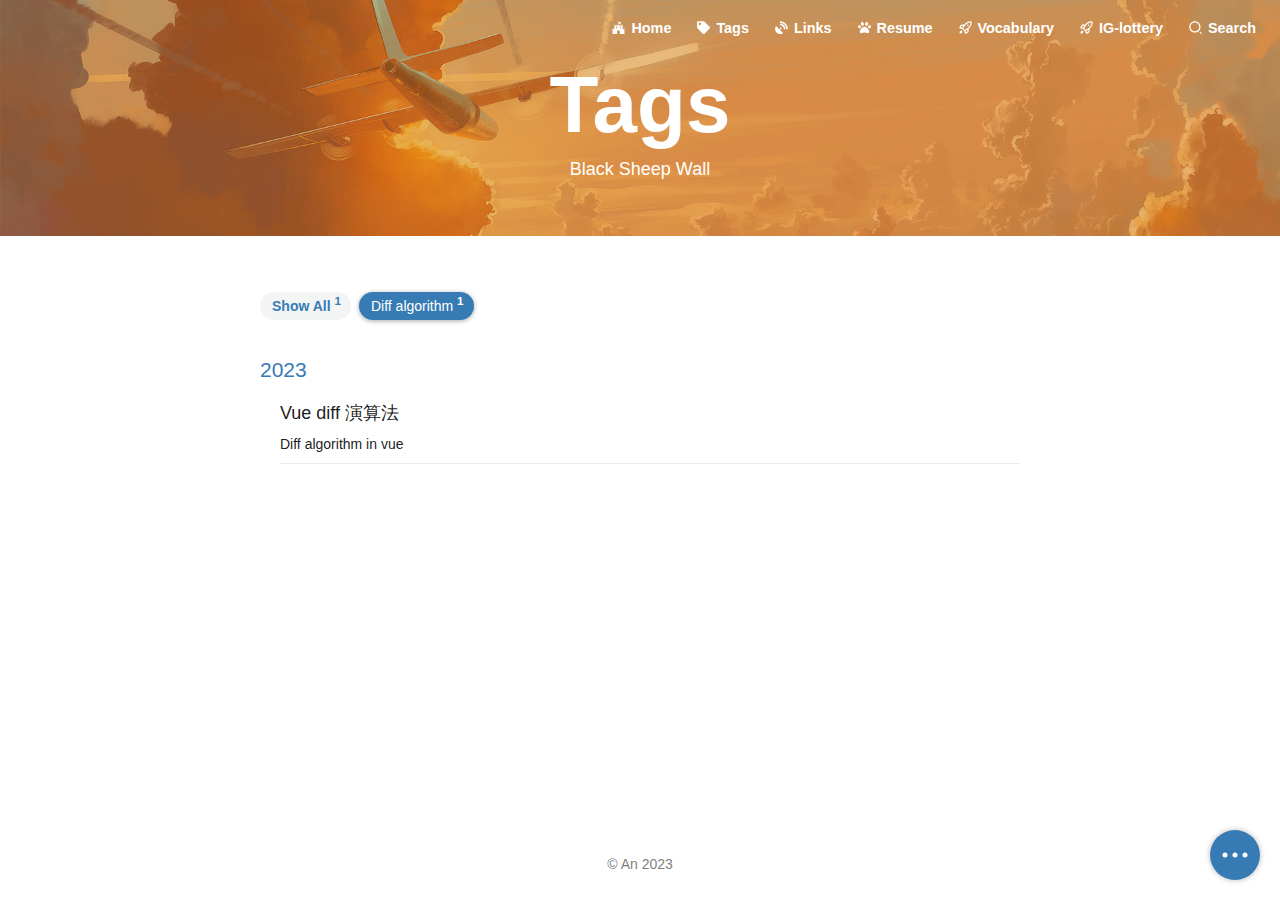
<file: tags/diff-algorithm/index.html>
<!DOCTYPE html>
<html lang="en-US">
  <head>
    <meta charset="utf-8">
    <meta name="viewport" content="width=device-width,initial-scale=1">
    <meta name="generator" content="VuePress 2.0.0-beta.49">
    <style>
      :root {
        --c-bg: #fff;
      }
      html.dark {
        --c-bg: #22272e;
      }
      html, body {
        background-color: var(--c-bg);
      }
    </style>
    <script>
      const userMode = localStorage.getItem('vuepress-color-scheme');
			const systemDarkMode = window.matchMedia && window.matchMedia('(prefers-color-scheme: dark)').matches;
			if (userMode === 'dark' || (userMode !== 'light' && systemDarkMode)) {
				document.documentElement.classList.toggle('dark', true);
			}
    </script>
    <link rel="icon" type="image/png" sizes="16x16" href="/img/logo/favicon-16x16.png"><link rel="icon" type="image/png" sizes="32x32" href="/img/logo/favicon-32x32.png"><meta name="application-name" content="An He"><meta name="apple-mobile-web-app-title" content="An He"><meta name="apple-mobile-web-app-status-bar-style" content="black"><link rel="apple-touch-icon" href="/img/logo/apple-touch-icon.png"><meta name="theme-color" content="#377bb5"><meta name="msapplication-TileColor" content="#377bb5"><title>Diff algorithm | Tags | An He</title><meta name="description" content="An He">
    <link rel="modulepreload" href="/assets/app.b8d27d59.js"><link rel="modulepreload" href="/assets/index.html.ac49a6ba.js"><link rel="modulepreload" href="/assets/index.html.c6b6631b.js"><link rel="prefetch" href="/assets/index.html.16d49a33.js"><link rel="prefetch" href="/assets/index.html.4a4c56e6.js"><link rel="prefetch" href="/assets/404.html.7c518b82.js"><link rel="prefetch" href="/assets/index.html.28fa388e.js"><link rel="prefetch" href="/assets/index.html.271c9982.js"><link rel="prefetch" href="/assets/index.html.e07d945d.js"><link rel="prefetch" href="/assets/index.html.d420c87e.js"><link rel="prefetch" href="/assets/index.html.37b55c81.js"><link rel="prefetch" href="/assets/404.html.18eabd1b.js"><link rel="prefetch" href="/assets/index.html.5a446e1a.js"><link rel="prefetch" href="/assets/index.html.f49c6636.js"><link rel="prefetch" href="/assets/index.html.f65951dd.js"><link rel="prefetch" href="/assets/404.058996e1.js"><link rel="prefetch" href="/assets/HomePage.bdf0af6b.js"><link rel="prefetch" href="/assets/Layout.01036ba4.js"><link rel="prefetch" href="/assets/Links.4ed41b59.js"><link rel="prefetch" href="/assets/Post.d7ae302b.js"><link rel="prefetch" href="/assets/Tags.d185a0d8.js">
    <link rel="stylesheet" href="/assets/style.11af2b73.css">
  </head>
  <body>
    <div id="app"><!--[--><div class="theme-container no-sidebar"><!--[--><header class="navbar invert"><span><a href="/" class=""><span class="site-name"></span></a></span><div class="navbar-items-wrapper" style=""><!--[--><!--]--><nav class="navbar-items can-hide"><!--[--><div class="navbar-item"><a href="/" class="" aria-label="Home"><!--[--><!--]--><span class="nav-icon"><svg class="ov-icon" style="font-size:1.2em;" aria-hidden="true" width="19.2" height="19.2" viewBox="-43.52 -43.52 599.04 599.04" fill="currentColor"><path d="M489.2 287.9h-27.4c-2.6 0-4.6 2-4.6 4.6v32h-36.6V146.2c0-2.6-2-4.6-4.6-4.6h-27.4c-2.6 0-4.6 2-4.6 4.6v32h-36.6v-32c0-2.6-2-4.6-4.6-4.6h-27.4c-2.6 0-4.6 2-4.6 4.6v32h-36.6v-32c0-6-8-4.6-11.7-4.6v-38c8.3-2 17.1-3.4 25.7-3.4 10.9 0 20.9 4.3 31.4 4.3 4.6 0 27.7-1.1 27.7-8v-60c0-2.6-2-4.6-4.6-4.6-5.1 0-15.1 4.3-24 4.3-9.7 0-20.9-4.3-32.6-4.3-8 0-16 1.1-23.7 2.9v-4.9c5.4-2.6 9.1-8.3 9.1-14.3 0-20.7-31.4-20.8-31.4 0 0 6 3.7 11.7 9.1 14.3v111.7c-3.7 0-11.7-1.4-11.7 4.6v32h-36.6v-32c0-2.6-2-4.6-4.6-4.6h-27.4c-2.6 0-4.6 2-4.6 4.6v32H128v-32c0-2.6-2-4.6-4.6-4.6H96c-2.6 0-4.6 2-4.6 4.6v178.3H54.8v-32c0-2.6-2-4.6-4.6-4.6H22.8c-2.6 0-4.6 2-4.6 4.6V512h182.9v-96c0-72.6 109.7-72.6 109.7 0v96h182.9V292.5c.1-2.6-1.9-4.6-4.5-4.6zm-288.1-4.5c0 2.6-2 4.6-4.6 4.6h-27.4c-2.6 0-4.6-2-4.6-4.6v-64c0-2.6 2-4.6 4.6-4.6h27.4c2.6 0 4.6 2 4.6 4.6v64zm146.4 0c0 2.6-2 4.6-4.6 4.6h-27.4c-2.6 0-4.6-2-4.6-4.6v-64c0-2.6 2-4.6 4.6-4.6h27.4c2.6 0 4.6 2 4.6 4.6v64z"/></svg></span><span>Home</span><!--[--><!--]--></a></div><div class="navbar-item"><a href="/tags/" class="router-link-active" aria-label="Tags"><!--[--><!--]--><span class="nav-icon"><svg class="ov-icon" style="font-size:1.2em;" aria-hidden="true" width="19.2" height="19.2" viewBox="-43.52 -43.52 599.04 599.04" fill="currentColor"><path d="M0 252.118V48C0 21.49 21.49 0 48 0h204.118a48 48 0 0133.941 14.059l211.882 211.882c18.745 18.745 18.745 49.137 0 67.882L293.823 497.941c-18.745 18.745-49.137 18.745-67.882 0L14.059 286.059A48 48 0 010 252.118zM112 64c-26.51 0-48 21.49-48 48s21.49 48 48 48 48-21.49 48-48-21.49-48-48-48z"/></svg></span><span>Tags</span><!--[--><!--]--></a></div><div class="navbar-item"><a href="/links/" class="" aria-label="Links"><!--[--><!--]--><span class="nav-icon"><svg class="ov-icon" style="font-size:1.2em;" aria-hidden="true" width="19.2" height="19.2" viewBox="-43.52 -43.52 599.04 599.04" fill="currentColor"><path d="M305.45 462.59c7.391 7.298 6.188 20.097-3 25.004-77.714 41.802-176.726 29.91-242.344-35.709-65.602-65.603-77.51-164.523-35.692-242.331 4.891-9.095 17.69-10.298 25.003-3l116.812 116.813 27.394-27.394c-.688-2.61-1.594-5.001-1.594-7.814a32.004 32.004 0 1132.004 32.005c-2.797 0-5.204-.891-7.798-1.594l-27.41 27.41zm206.526-159.523a16.103 16.103 0 01-16.002 17.003H463.86a15.97 15.97 0 01-15.892-15.002C440.467 175.549 336.453 70.534 207.03 63.533a15.845 15.845 0 01-15.002-15.908V16.027A16.094 16.094 0 01209.03.024C372.255 8.62 503.475 139.841 511.976 303.067zm-96.012-.297a16.21 16.21 0 01-16.112 17.3h-32.207a16.069 16.069 0 01-15.893-14.705c-6.907-77.011-68.118-138.91-144.924-145.224a15.94 15.94 0 01-14.8-15.893v-32.114a16.134 16.134 0 0117.3-16.096c110.123 8.501 198.228 96.607 206.636 206.732z"/></svg></span><span>Links</span><!--[--><!--]--></a></div><div class="navbar-item"><a class="external-link" href="https://reurl.cc/rLA5Lb" rel="noopener noreferrer" target="_blank" aria-label="Resume"><!--[--><!--]--><span class="nav-icon"><svg class="ov-icon" style="font-size:1.2em;" aria-hidden="true" width="19.2" height="19.2" viewBox="-43.52 -43.52 599.04 599.04" fill="currentColor"><path d="M256 224c-79.41 0-192 122.76-192 200.25 0 34.9 26.81 55.75 71.74 55.75 48.84 0 81.09-25.08 120.26-25.08 39.51 0 71.85 25.08 120.26 25.08 44.93 0 71.74-20.85 71.74-55.75C448 346.76 335.41 224 256 224zm-147.28-12.61c-10.4-34.65-42.44-57.09-71.56-50.13-29.12 6.96-44.29 40.69-33.89 75.34 10.4 34.65 42.44 57.09 71.56 50.13 29.12-6.96 44.29-40.69 33.89-75.34zm84.72-20.78c30.94-8.14 46.42-49.94 34.58-93.36s-46.52-72.01-77.46-63.87-46.42 49.94-34.58 93.36c11.84 43.42 46.53 72.02 77.46 63.87zm281.39-29.34c-29.12-6.96-61.15 15.48-71.56 50.13-10.4 34.65 4.77 68.38 33.89 75.34 29.12 6.96 61.15-15.48 71.56-50.13 10.4-34.65-4.77-68.38-33.89-75.34zm-156.27 29.34c30.94 8.14 65.62-20.45 77.46-63.87 11.84-43.42-3.64-85.21-34.58-93.36s-65.62 20.45-77.46 63.87c-11.84 43.42 3.64 85.22 34.58 93.36z"/></svg></span><span>Resume</span><!--[--><!--]--></a></div><div class="navbar-item"><a class="external-link" href="https://an-0611.github.io/personal-website-gcp-backup/#/vocabulary" rel="noopener noreferrer" target="_blank" aria-label="Vocabulary"><!--[--><!--]--><span class="nav-icon"><svg class="ov-icon" style="font-size:1.2em;" aria-hidden="true" width="19.2" height="19.2" viewBox="-1.6 -1.6 19.2 19.2" fill="currentColor"><path fill-rule="evenodd" d="M14.064 0a8.75 8.75 0 00-6.187 2.563l-.459.458c-.314.314-.616.641-.904.979H3.31a1.75 1.75 0 00-1.49.833L.11 7.607a.75.75 0 00.418 1.11l3.102.954c.037.051.079.1.124.145l2.429 2.428c.046.046.094.088.145.125l.954 3.102a.75.75 0 001.11.418l2.774-1.707a1.75 1.75 0 00.833-1.49V9.485c.338-.288.665-.59.979-.904l.458-.459A8.75 8.75 0 0016 1.936V1.75A1.75 1.75 0 0014.25 0h-.186zM10.5 10.625c-.088.06-.177.118-.266.175l-2.35 1.521.548 1.783 1.949-1.2a.25.25 0 00.119-.213v-2.066zM3.678 8.116L5.2 5.766c.058-.09.117-.178.176-.266H3.309a.25.25 0 00-.213.119l-1.2 1.95 1.782.547zm5.26-4.493A7.25 7.25 0 0114.063 1.5h.186a.25.25 0 01.25.25v.186a7.25 7.25 0 01-2.123 5.127l-.459.458a15.21 15.21 0 01-2.499 2.02l-2.317 1.5-2.143-2.143 1.5-2.317a15.25 15.25 0 012.02-2.5l.458-.458h.002zM12 5a1 1 0 11-2 0 1 1 0 012 0zm-8.44 9.56a1.5 1.5 0 10-2.12-2.12c-.734.73-1.047 2.332-1.15 3.003a.23.23 0 00.265.265c.671-.103 2.273-.416 3.005-1.148z"/></svg></span><span>Vocabulary</span><!--[--><!--]--></a></div><div class="navbar-item"><a class="external-link" href="https://an-0611.github.io/personal-website-gcp-backup/#/ig-lottery" rel="noopener noreferrer" target="_blank" aria-label="IG-lottery"><!--[--><!--]--><span class="nav-icon"><svg class="ov-icon" style="font-size:1.2em;" aria-hidden="true" width="19.2" height="19.2" viewBox="-1.6 -1.6 19.2 19.2" fill="currentColor"><path fill-rule="evenodd" d="M14.064 0a8.75 8.75 0 00-6.187 2.563l-.459.458c-.314.314-.616.641-.904.979H3.31a1.75 1.75 0 00-1.49.833L.11 7.607a.75.75 0 00.418 1.11l3.102.954c.037.051.079.1.124.145l2.429 2.428c.046.046.094.088.145.125l.954 3.102a.75.75 0 001.11.418l2.774-1.707a1.75 1.75 0 00.833-1.49V9.485c.338-.288.665-.59.979-.904l.458-.459A8.75 8.75 0 0016 1.936V1.75A1.75 1.75 0 0014.25 0h-.186zM10.5 10.625c-.088.06-.177.118-.266.175l-2.35 1.521.548 1.783 1.949-1.2a.25.25 0 00.119-.213v-2.066zM3.678 8.116L5.2 5.766c.058-.09.117-.178.176-.266H3.309a.25.25 0 00-.213.119l-1.2 1.95 1.782.547zm5.26-4.493A7.25 7.25 0 0114.063 1.5h.186a.25.25 0 01.25.25v.186a7.25 7.25 0 01-2.123 5.127l-.459.458a15.21 15.21 0 01-2.499 2.02l-2.317 1.5-2.143-2.143 1.5-2.317a15.25 15.25 0 012.02-2.5l.458-.458h.002zM12 5a1 1 0 11-2 0 1 1 0 012 0zm-8.44 9.56a1.5 1.5 0 10-2.12-2.12c-.734.73-1.047 2.332-1.15 3.003a.23.23 0 00.265.265c.671-.103 2.273-.416 3.005-1.148z"/></svg></span><span>IG-lottery</span><!--[--><!--]--></a></div><!--]--><div class="navbar-item"><a style="cursor:pointer;"><span class="nav-icon"><svg class="ov-icon" style="font-size:1.2em;" aria-hidden="true" width="19.2" height="19.2" viewBox="0 0 24 24" fill="currentColor"><path fill="none" d="M0 0h24v24H0z"/><path d="M11 2c4.968 0 9 4.032 9 9s-4.032 9-9 9-9-4.032-9-9 4.032-9 9-9zm0 16c3.867 0 7-3.133 7-7 0-3.868-3.133-7-7-7-3.868 0-7 3.132-7 7 0 3.867 3.132 7 7 7zm8.485.071l2.829 2.828-1.415 1.415-2.828-2.829 1.414-1.414z"/></svg></span><span>Search</span></a></div></nav><!--[--><!--]--><!----></div></header><!--]--><div class="sidebar-mask"></div><!--[--><aside class="sidebar"><nav class="navbar-items"><!--[--><div class="navbar-item"><a href="/" class="" aria-label="Home"><!--[--><!--]--><span class="nav-icon"><svg class="ov-icon" style="font-size:1.2em;" aria-hidden="true" width="19.2" height="19.2" viewBox="-43.52 -43.52 599.04 599.04" fill="currentColor"><path d="M489.2 287.9h-27.4c-2.6 0-4.6 2-4.6 4.6v32h-36.6V146.2c0-2.6-2-4.6-4.6-4.6h-27.4c-2.6 0-4.6 2-4.6 4.6v32h-36.6v-32c0-2.6-2-4.6-4.6-4.6h-27.4c-2.6 0-4.6 2-4.6 4.6v32h-36.6v-32c0-6-8-4.6-11.7-4.6v-38c8.3-2 17.1-3.4 25.7-3.4 10.9 0 20.9 4.3 31.4 4.3 4.6 0 27.7-1.1 27.7-8v-60c0-2.6-2-4.6-4.6-4.6-5.1 0-15.1 4.3-24 4.3-9.7 0-20.9-4.3-32.6-4.3-8 0-16 1.1-23.7 2.9v-4.9c5.4-2.6 9.1-8.3 9.1-14.3 0-20.7-31.4-20.8-31.4 0 0 6 3.7 11.7 9.1 14.3v111.7c-3.7 0-11.7-1.4-11.7 4.6v32h-36.6v-32c0-2.6-2-4.6-4.6-4.6h-27.4c-2.6 0-4.6 2-4.6 4.6v32H128v-32c0-2.6-2-4.6-4.6-4.6H96c-2.6 0-4.6 2-4.6 4.6v178.3H54.8v-32c0-2.6-2-4.6-4.6-4.6H22.8c-2.6 0-4.6 2-4.6 4.6V512h182.9v-96c0-72.6 109.7-72.6 109.7 0v96h182.9V292.5c.1-2.6-1.9-4.6-4.5-4.6zm-288.1-4.5c0 2.6-2 4.6-4.6 4.6h-27.4c-2.6 0-4.6-2-4.6-4.6v-64c0-2.6 2-4.6 4.6-4.6h27.4c2.6 0 4.6 2 4.6 4.6v64zm146.4 0c0 2.6-2 4.6-4.6 4.6h-27.4c-2.6 0-4.6-2-4.6-4.6v-64c0-2.6 2-4.6 4.6-4.6h27.4c2.6 0 4.6 2 4.6 4.6v64z"/></svg></span><span>Home</span><!--[--><!--]--></a></div><div class="navbar-item"><a href="/tags/" class="router-link-active" aria-label="Tags"><!--[--><!--]--><span class="nav-icon"><svg class="ov-icon" style="font-size:1.2em;" aria-hidden="true" width="19.2" height="19.2" viewBox="-43.52 -43.52 599.04 599.04" fill="currentColor"><path d="M0 252.118V48C0 21.49 21.49 0 48 0h204.118a48 48 0 0133.941 14.059l211.882 211.882c18.745 18.745 18.745 49.137 0 67.882L293.823 497.941c-18.745 18.745-49.137 18.745-67.882 0L14.059 286.059A48 48 0 010 252.118zM112 64c-26.51 0-48 21.49-48 48s21.49 48 48 48 48-21.49 48-48-21.49-48-48-48z"/></svg></span><span>Tags</span><!--[--><!--]--></a></div><div class="navbar-item"><a href="/links/" class="" aria-label="Links"><!--[--><!--]--><span class="nav-icon"><svg class="ov-icon" style="font-size:1.2em;" aria-hidden="true" width="19.2" height="19.2" viewBox="-43.52 -43.52 599.04 599.04" fill="currentColor"><path d="M305.45 462.59c7.391 7.298 6.188 20.097-3 25.004-77.714 41.802-176.726 29.91-242.344-35.709-65.602-65.603-77.51-164.523-35.692-242.331 4.891-9.095 17.69-10.298 25.003-3l116.812 116.813 27.394-27.394c-.688-2.61-1.594-5.001-1.594-7.814a32.004 32.004 0 1132.004 32.005c-2.797 0-5.204-.891-7.798-1.594l-27.41 27.41zm206.526-159.523a16.103 16.103 0 01-16.002 17.003H463.86a15.97 15.97 0 01-15.892-15.002C440.467 175.549 336.453 70.534 207.03 63.533a15.845 15.845 0 01-15.002-15.908V16.027A16.094 16.094 0 01209.03.024C372.255 8.62 503.475 139.841 511.976 303.067zm-96.012-.297a16.21 16.21 0 01-16.112 17.3h-32.207a16.069 16.069 0 01-15.893-14.705c-6.907-77.011-68.118-138.91-144.924-145.224a15.94 15.94 0 01-14.8-15.893v-32.114a16.134 16.134 0 0117.3-16.096c110.123 8.501 198.228 96.607 206.636 206.732z"/></svg></span><span>Links</span><!--[--><!--]--></a></div><div class="navbar-item"><a class="external-link" href="https://reurl.cc/rLA5Lb" rel="noopener noreferrer" target="_blank" aria-label="Resume"><!--[--><!--]--><span class="nav-icon"><svg class="ov-icon" style="font-size:1.2em;" aria-hidden="true" width="19.2" height="19.2" viewBox="-43.52 -43.52 599.04 599.04" fill="currentColor"><path d="M256 224c-79.41 0-192 122.76-192 200.25 0 34.9 26.81 55.75 71.74 55.75 48.84 0 81.09-25.08 120.26-25.08 39.51 0 71.85 25.08 120.26 25.08 44.93 0 71.74-20.85 71.74-55.75C448 346.76 335.41 224 256 224zm-147.28-12.61c-10.4-34.65-42.44-57.09-71.56-50.13-29.12 6.96-44.29 40.69-33.89 75.34 10.4 34.65 42.44 57.09 71.56 50.13 29.12-6.96 44.29-40.69 33.89-75.34zm84.72-20.78c30.94-8.14 46.42-49.94 34.58-93.36s-46.52-72.01-77.46-63.87-46.42 49.94-34.58 93.36c11.84 43.42 46.53 72.02 77.46 63.87zm281.39-29.34c-29.12-6.96-61.15 15.48-71.56 50.13-10.4 34.65 4.77 68.38 33.89 75.34 29.12 6.96 61.15-15.48 71.56-50.13 10.4-34.65-4.77-68.38-33.89-75.34zm-156.27 29.34c30.94 8.14 65.62-20.45 77.46-63.87 11.84-43.42-3.64-85.21-34.58-93.36s-65.62 20.45-77.46 63.87c-11.84 43.42 3.64 85.22 34.58 93.36z"/></svg></span><span>Resume</span><!--[--><!--]--></a></div><div class="navbar-item"><a class="external-link" href="https://an-0611.github.io/personal-website-gcp-backup/#/vocabulary" rel="noopener noreferrer" target="_blank" aria-label="Vocabulary"><!--[--><!--]--><span class="nav-icon"><svg class="ov-icon" style="font-size:1.2em;" aria-hidden="true" width="19.2" height="19.2" viewBox="-1.6 -1.6 19.2 19.2" fill="currentColor"><path fill-rule="evenodd" d="M14.064 0a8.75 8.75 0 00-6.187 2.563l-.459.458c-.314.314-.616.641-.904.979H3.31a1.75 1.75 0 00-1.49.833L.11 7.607a.75.75 0 00.418 1.11l3.102.954c.037.051.079.1.124.145l2.429 2.428c.046.046.094.088.145.125l.954 3.102a.75.75 0 001.11.418l2.774-1.707a1.75 1.75 0 00.833-1.49V9.485c.338-.288.665-.59.979-.904l.458-.459A8.75 8.75 0 0016 1.936V1.75A1.75 1.75 0 0014.25 0h-.186zM10.5 10.625c-.088.06-.177.118-.266.175l-2.35 1.521.548 1.783 1.949-1.2a.25.25 0 00.119-.213v-2.066zM3.678 8.116L5.2 5.766c.058-.09.117-.178.176-.266H3.309a.25.25 0 00-.213.119l-1.2 1.95 1.782.547zm5.26-4.493A7.25 7.25 0 0114.063 1.5h.186a.25.25 0 01.25.25v.186a7.25 7.25 0 01-2.123 5.127l-.459.458a15.21 15.21 0 01-2.499 2.02l-2.317 1.5-2.143-2.143 1.5-2.317a15.25 15.25 0 012.02-2.5l.458-.458h.002zM12 5a1 1 0 11-2 0 1 1 0 012 0zm-8.44 9.56a1.5 1.5 0 10-2.12-2.12c-.734.73-1.047 2.332-1.15 3.003a.23.23 0 00.265.265c.671-.103 2.273-.416 3.005-1.148z"/></svg></span><span>Vocabulary</span><!--[--><!--]--></a></div><div class="navbar-item"><a class="external-link" href="https://an-0611.github.io/personal-website-gcp-backup/#/ig-lottery" rel="noopener noreferrer" target="_blank" aria-label="IG-lottery"><!--[--><!--]--><span class="nav-icon"><svg class="ov-icon" style="font-size:1.2em;" aria-hidden="true" width="19.2" height="19.2" viewBox="-1.6 -1.6 19.2 19.2" fill="currentColor"><path fill-rule="evenodd" d="M14.064 0a8.75 8.75 0 00-6.187 2.563l-.459.458c-.314.314-.616.641-.904.979H3.31a1.75 1.75 0 00-1.49.833L.11 7.607a.75.75 0 00.418 1.11l3.102.954c.037.051.079.1.124.145l2.429 2.428c.046.046.094.088.145.125l.954 3.102a.75.75 0 001.11.418l2.774-1.707a1.75 1.75 0 00.833-1.49V9.485c.338-.288.665-.59.979-.904l.458-.459A8.75 8.75 0 0016 1.936V1.75A1.75 1.75 0 0014.25 0h-.186zM10.5 10.625c-.088.06-.177.118-.266.175l-2.35 1.521.548 1.783 1.949-1.2a.25.25 0 00.119-.213v-2.066zM3.678 8.116L5.2 5.766c.058-.09.117-.178.176-.266H3.309a.25.25 0 00-.213.119l-1.2 1.95 1.782.547zm5.26-4.493A7.25 7.25 0 0114.063 1.5h.186a.25.25 0 01.25.25v.186a7.25 7.25 0 01-2.123 5.127l-.459.458a15.21 15.21 0 01-2.499 2.02l-2.317 1.5-2.143-2.143 1.5-2.317a15.25 15.25 0 012.02-2.5l.458-.458h.002zM12 5a1 1 0 11-2 0 1 1 0 012 0zm-8.44 9.56a1.5 1.5 0 10-2.12-2.12c-.734.73-1.047 2.332-1.15 3.003a.23.23 0 00.265.265c.671-.103 2.273-.416 3.005-1.148z"/></svg></span><span>IG-lottery</span><!--[--><!--]--></a></div><!--]--><div class="navbar-item"><a style="cursor:pointer;"><span class="nav-icon"><svg class="ov-icon" style="font-size:1.2em;" aria-hidden="true" width="19.2" height="19.2" viewBox="0 0 24 24" fill="currentColor"><path fill="none" d="M0 0h24v24H0z"/><path d="M11 2c4.968 0 9 4.032 9 9s-4.032 9-9 9-9-4.032-9-9 4.032-9 9-9zm0 16c3.867 0 7-3.133 7-7 0-3.868-3.133-7-7-7-3.868 0-7 3.132-7 7 0 3.867 3.132 7 7 7zm8.485.071l2.829 2.828-1.415 1.415-2.828-2.829 1.414-1.414z"/></svg></span><span>Search</span></a></div></nav><!--[--><!--]--><!----><!--[--><!--]--></aside><!--]--><div class="page-content"><!--[--><div class="page-header use-image" style="background-image:url(/img/pages/tags.jpg);"><div class="header-mask" style="background:rgba(211, 136, 37, .5);"></div><h1 class="title">Tags</h1><h3 class="subtitle">Black Sheep Wall</h3></div><div class="tags-wrapper"><!--[--><span class="tag-all article-tag" style="">Show All <sup>1</sup></span><span class="active article-tag" style="background-color:#a5a5e4;">Diff algorithm <sup>1</sup></span><!--]--><!--[--><section><span class="year">2023</span><!--[--><div class="item"><a href="/post/2023/12/20/vue-diff-algorithm/" class=""><p class="title">Vue diff 演算法</p><p class="subtitle">Diff algorithm in vue</p></a><hr></div><!--]--></section><!--]--></div><!--]--></div><div class="search-page" role="search"><span class="search-close"><svg xmlns="http://www.w3.org/2000/svg" viewBox="0 0 448 512" width="28" height="28" fill="currentColor"><path d="M224 416c-8.188 0-16.38-3.125-22.62-9.375l-192-192c-12.5-12.5-12.5-32.75 0-45.25s32.75-12.5 45.25 0L224 338.8l169.4-169.4c12.5-12.5 32.75-12.5 45.25 0s12.5 32.75 0 45.25l-192 192C240.4 412.9 232.2 416 224 416z"></path></svg></span><div class="gungnir-search-box"><input placeholder="$ grep ..." autocomplete="off" spellcheck="false" value><!----></div></div><div class="menu-btn-container"><div class="menu-btn-wrapper"><div class="menu-btn"><div style="" class="menu-btn-icon"><span></span><span></span><span></span></div><div style="display:none;" class="menu-text">0</div><svg class="menu-progress"><circle class="menu-border" cx="50%" cy="50%" r="48%" style="stroke-dasharray:0% 314.15926%;"></circle></svg></div><div class="menu-btn-child-wrapper"><div title="toggle color mode" class="menu-btn-child"><svg class="ov-icon" style="font-size:1.2em;display:none;" aria-hidden="true" width="19.2" height="19.2" viewBox="-43.52 -43.52 599.04 599.04" fill="currentColor"><path d="M256 160c-52.9 0-96 43.1-96 96s43.1 96 96 96 96-43.1 96-96-43.1-96-96-96zm246.4 80.5l-94.7-47.3 33.5-100.4c4.5-13.6-8.4-26.5-21.9-21.9l-100.4 33.5-47.4-94.8c-6.4-12.8-24.6-12.8-31 0l-47.3 94.7L92.7 70.8c-13.6-4.5-26.5 8.4-21.9 21.9l33.5 100.4-94.7 47.4c-12.8 6.4-12.8 24.6 0 31l94.7 47.3-33.5 100.5c-4.5 13.6 8.4 26.5 21.9 21.9l100.4-33.5 47.3 94.7c6.4 12.8 24.6 12.8 31 0l47.3-94.7 100.4 33.5c13.6 4.5 26.5-8.4 21.9-21.9l-33.5-100.4 94.7-47.3c13-6.5 13-24.7.2-31.1zm-155.9 106c-49.9 49.9-131.1 49.9-181 0-49.9-49.9-49.9-131.1 0-181 49.9-49.9 131.1-49.9 181 0 49.9 49.9 49.9 131.1 0 181z"/></svg><svg class="ov-icon" style="font-size:1.2em;display:none;" aria-hidden="true" width="19.2" height="19.2" viewBox="-43.52 -43.52 599.04 599.04" fill="currentColor"><path d="M283.211 512c78.962 0 151.079-35.925 198.857-94.792 7.068-8.708-.639-21.43-11.562-19.35-124.203 23.654-238.262-71.576-238.262-196.954 0-72.222 38.662-138.635 101.498-174.394 9.686-5.512 7.25-20.197-3.756-22.23A258.156 258.156 0 00283.211 0c-141.309 0-256 114.511-256 256 0 141.309 114.511 256 256 256z"/></svg><svg class="ov-icon" style="font-size:1.2em;" aria-hidden="true" width="19.2" height="19.2" viewBox="-43.52 -43.52 599.04 599.04" fill="currentColor"><path d="M224 96l16-32 32-16-32-16-16-32-16 32-32 16 32 16 16 32zM80 160l26.66-53.33L160 80l-53.34-26.67L80 0 53.34 53.33 0 80l53.34 26.67L80 160zm352 128l-26.66 53.33L352 368l53.34 26.67L432 448l26.66-53.33L512 368l-53.34-26.67L432 288zm70.62-193.77L417.77 9.38C411.53 3.12 403.34 0 395.15 0c-8.19 0-16.38 3.12-22.63 9.38L9.38 372.52c-12.5 12.5-12.5 32.76 0 45.25l84.85 84.85c6.25 6.25 14.44 9.37 22.62 9.37 8.19 0 16.38-3.12 22.63-9.37l363.14-363.15c12.5-12.48 12.5-32.75 0-45.24zM359.45 203.46l-50.91-50.91 86.6-86.6 50.91 50.91-86.6 86.6z"/></svg></div><div class="menu-btn-child"><svg class="ov-icon" style="font-size:1.2em;" aria-hidden="true" width="19.2" height="19.2" viewBox="-75.52 -43.52 599.04 599.04" fill="currentColor"><path d="M207.029 381.476L12.686 187.132c-9.373-9.373-9.373-24.569 0-33.941l22.667-22.667c9.357-9.357 24.522-9.375 33.901-.04L224 284.505l154.745-154.021c9.379-9.335 24.544-9.317 33.901.04l22.667 22.667c9.373 9.373 9.373 24.569 0 33.941L240.971 381.476c-9.373 9.372-24.569 9.372-33.942 0z"/></svg></div><div class="menu-btn-child"><svg class="ov-icon" style="font-size:1.2em;" aria-hidden="true" width="19.2" height="19.2" viewBox="-75.52 -43.52 599.04 599.04" fill="currentColor"><path d="M240.971 130.524l194.343 194.343c9.373 9.373 9.373 24.569 0 33.941l-22.667 22.667c-9.357 9.357-24.522 9.375-33.901.04L224 227.495 69.255 381.516c-9.379 9.335-24.544 9.317-33.901-.04l-22.667-22.667c-9.373-9.373-9.373-24.569 0-33.941L207.03 130.525c9.372-9.373 24.568-9.373 33.941-.001z"/></svg></div><!----><div class="toggle-sidebar-button menu-btn-child menu-btn-sidebar" title="toggle sidebar" aria-expanded="false" role="button" tabindex="0"><svg class="ov-icon" style="font-size:1.2em;" aria-hidden="true" width="19.2" height="19.2" viewBox="-1.6 -1.6 19.2 19.2" fill="currentColor"><path d="M14 2a1 1 0 011 1v10a1 1 0 01-1 1H2a1 1 0 01-1-1V3a1 1 0 011-1h12zM2 1a2 2 0 00-2 2v10a2 2 0 002 2h12a2 2 0 002-2V3a2 2 0 00-2-2H2z"/><path d="M3 4a1 1 0 011-1h2a1 1 0 011 1v8a1 1 0 01-1 1H4a1 1 0 01-1-1V4z"/></svg></div></div></div></div><footer class="footer"><span>
      &copy; <a href="https://github.com/an-0611" target="_blank">An</a> 2023
      <br>
    </span></footer></div><!--]--></div>
    <script type="module" src="/assets/app.b8d27d59.js" defer></script>
  </body>
</html>
</file>
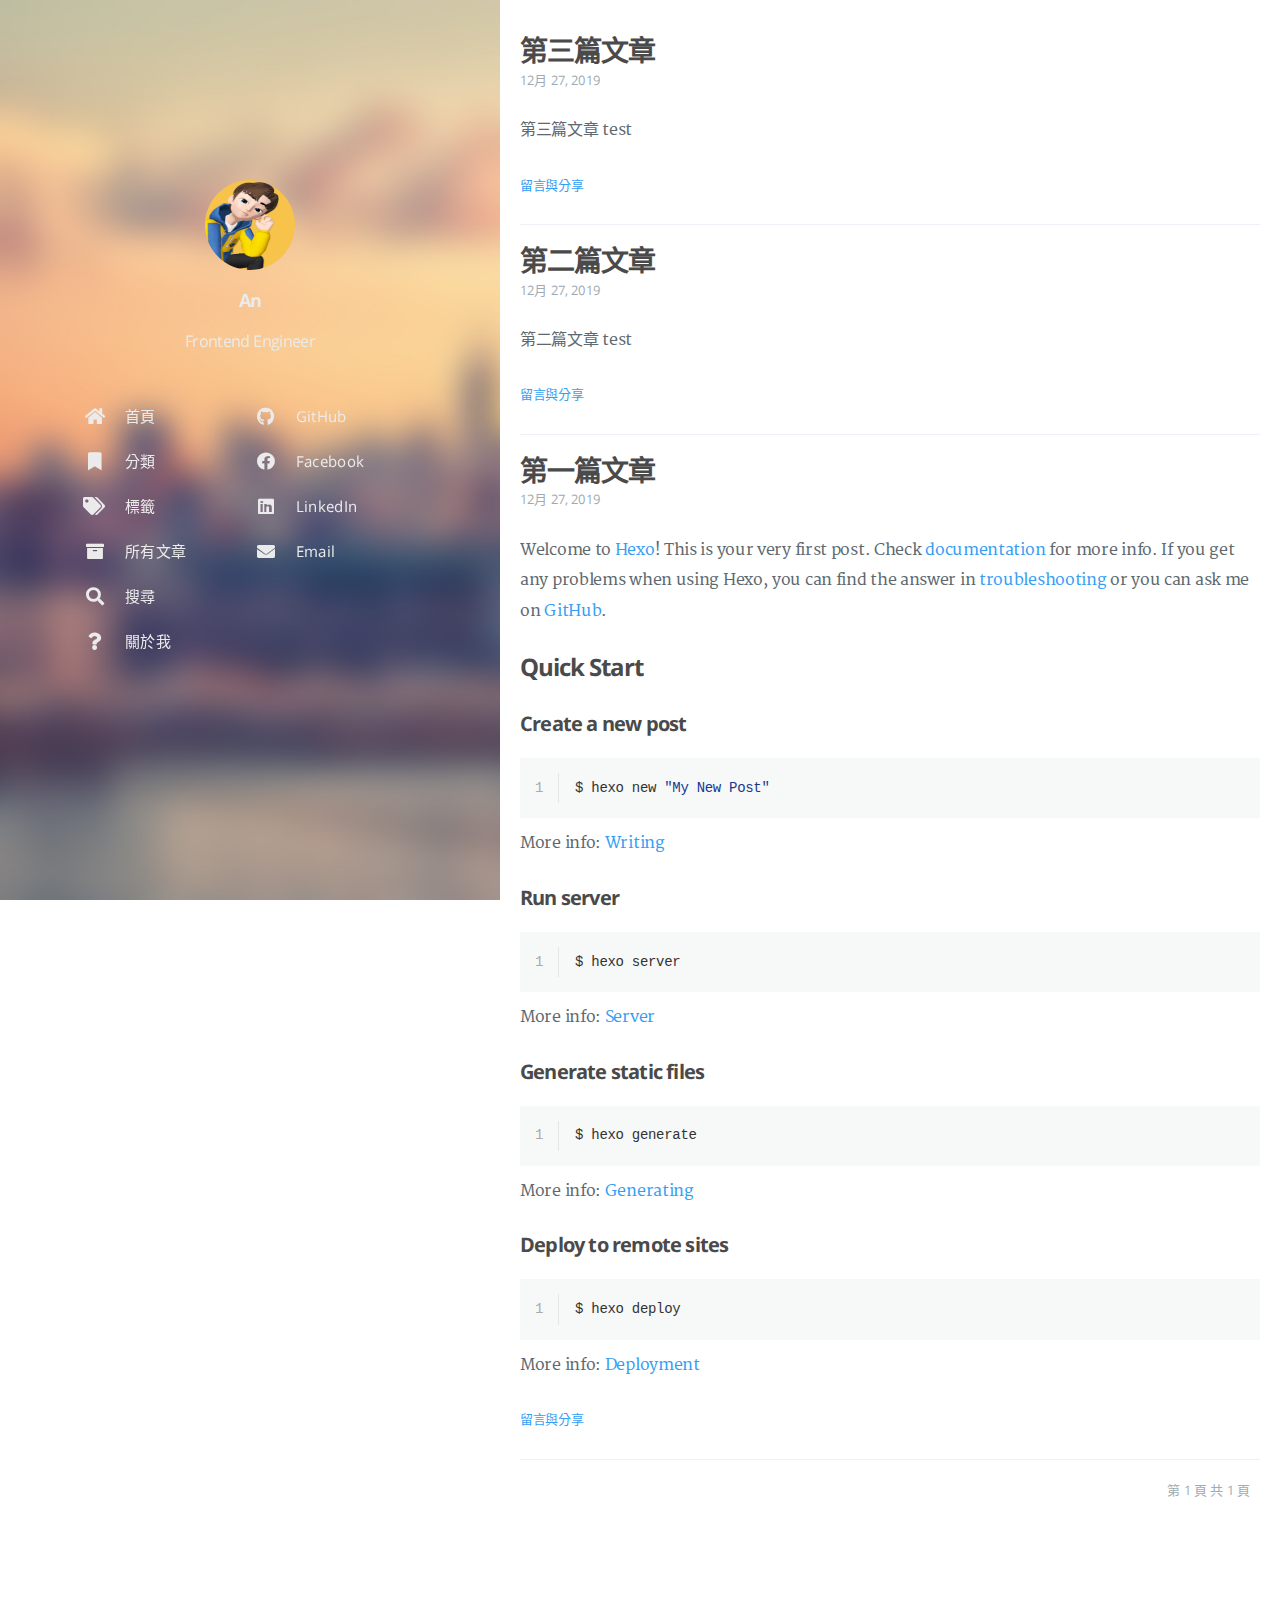
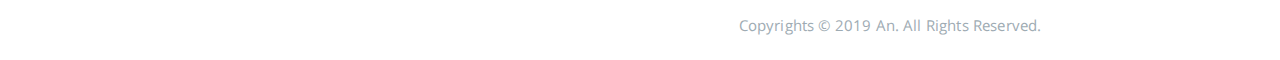
<file: archives/2019/12/index.html>
<!DOCTYPE html>
<html lang="zh-tw">
    
<head>
    <meta charset="UTF-8">
    <meta name="viewport" content="width=device-width, initial-scale=1">
    <meta name="generator" content="Annnnn">
    <title>所有文章: 2019/12 - Annnnn</title>
    <meta name="author" content="An">
    
        <meta name="keywords" content="keyword,">
    
    
    
    <script type="application/ld+json">{}</script>
    <meta name="description" content="desc">
<meta property="og:type" content="blog">
<meta property="og:title" content="Annnnn">
<meta property="og:url" content="https://an-0611.github.io/archives/2019/12/index.html">
<meta property="og:site_name" content="Annnnn">
<meta property="og:description" content="desc">
<meta property="og:locale" content="zh_TW">
<meta property="article:author" content="An">
<meta property="article:tag" content="keyword">
<meta name="twitter:card" content="summary">
    
    
        
    
    
        <meta property="og:image" content="https://an-0611.github.io/assets/images/logo.png"/>
    
    
    
    
    <!--STYLES-->
    
<link rel="stylesheet" href="/assets/css/style-bnhnyakl5nxu7duxo54we8gap8bj7h0x1kjqss4mppgmzkbrzb3ia5xdq42i.min.css">

    <!--STYLES END-->
    

    

    
</head>

    <body>
        <div id="blog">
            <!-- Define author's picture -->


    
        
            
        
    

<header id="header" data-behavior="1">
    <i id="btn-open-sidebar" class="fa fa-lg fa-bars"></i>
    <div class="header-title">
        <a
            class="header-title-link"
            href="/%20"
            aria-label=""
        >
            Annnnn
        </a>
    </div>
    
        
            <a
                class="header-right-picture "
                href="#about"
                aria-label="打開鏈接: /#about"
            >
        
        
            <img class="header-picture" src="/assets/images/logo.png" alt="作者的圖片"/>
        
        </a>
    
</header>

            <!-- Define author's picture -->



        
    

<nav id="sidebar" data-behavior="1">
    <div class="sidebar-container">
        
            <div class="sidebar-profile">
                <a
                    href="/#about"
                    aria-label="閱讀有關作者的更多信息"
                >
                    <img class="sidebar-profile-picture" src="/assets/images/logo.png" alt="作者的圖片"/>
                </a>
                <h4 class="sidebar-profile-name">An</h4>
                
                    <h5 class="sidebar-profile-bio"><p>Frontend Engineer</p>
</h5>
                
            </div>
        
        
            <ul class="sidebar-buttons">
            
                <li class="sidebar-button">
                    
                        <a  class="sidebar-button-link "
                             href="/%20"
                            
                            title="首頁"
                        >
                    
                        <i class="sidebar-button-icon fa fa-home" aria-hidden="true"></i>
                        <span class="sidebar-button-desc">首頁</span>
                    </a>
            </li>
            
                <li class="sidebar-button">
                    
                        <a  class="sidebar-button-link "
                             href="/all-categories"
                            
                            title="分類"
                        >
                    
                        <i class="sidebar-button-icon fa fa-bookmark" aria-hidden="true"></i>
                        <span class="sidebar-button-desc">分類</span>
                    </a>
            </li>
            
                <li class="sidebar-button">
                    
                        <a  class="sidebar-button-link "
                             href="/all-tags"
                            
                            title="標籤"
                        >
                    
                        <i class="sidebar-button-icon fa fa-tags" aria-hidden="true"></i>
                        <span class="sidebar-button-desc">標籤</span>
                    </a>
            </li>
            
                <li class="sidebar-button">
                    
                        <a  class="sidebar-button-link "
                             href="/all-archives"
                            
                            title="所有文章"
                        >
                    
                        <i class="sidebar-button-icon fa fa-archive" aria-hidden="true"></i>
                        <span class="sidebar-button-desc">所有文章</span>
                    </a>
            </li>
            
                <li class="sidebar-button">
                    
                        <a  class="sidebar-button-link open-algolia-search"
                             href="#search"
                            
                            title="搜尋"
                        >
                    
                        <i class="sidebar-button-icon fa fa-search" aria-hidden="true"></i>
                        <span class="sidebar-button-desc">搜尋</span>
                    </a>
            </li>
            
                <li class="sidebar-button">
                    
                        <a  class="sidebar-button-link "
                             href="#about"
                            
                            title="關於我"
                        >
                    
                        <i class="sidebar-button-icon fa fa-question" aria-hidden="true"></i>
                        <span class="sidebar-button-desc">關於我</span>
                    </a>
            </li>
            
        </ul>
        
            <ul class="sidebar-buttons">
            
                <li class="sidebar-button">
                    
                        <a  class="sidebar-button-link " href="https://github.com/an-0611" target="_blank" rel="noopener" title="GitHub">
                    
                        <i class="sidebar-button-icon fab fa-github" aria-hidden="true"></i>
                        <span class="sidebar-button-desc">GitHub</span>
                    </a>
            </li>
            
                <li class="sidebar-button">
                    
                        <a  class="sidebar-button-link " href="https://www.facebook.com/people/%E4%BD%95%E5%AE%89%E5%AE%9C/1829177516" target="_blank" rel="noopener" title="Facebook">
                    
                        <i class="sidebar-button-icon fab fa-facebook" aria-hidden="true"></i>
                        <span class="sidebar-button-desc">Facebook</span>
                    </a>
            </li>
            
                <li class="sidebar-button">
                    
                        <a  class="sidebar-button-link " href="https://www.linkedin.com/profile/" target="_blank" rel="noopener" title="LinkedIn">
                    
                        <i class="sidebar-button-icon fab fa-linkedin" aria-hidden="true"></i>
                        <span class="sidebar-button-desc">LinkedIn</span>
                    </a>
            </li>
            
                <li class="sidebar-button">
                    
                        <a  class="sidebar-button-link "
                             href="/mailto"
                            title="Email"
                        >
                    
                        <i class="sidebar-button-icon fa fa-envelope" aria-hidden="true"></i>
                        <span class="sidebar-button-desc">Email</span>
                    </a>
            </li>
            
        </ul>
        
            <ul class="sidebar-buttons">
            
        </ul>
        
    </div>
</nav>

            
            <div id="main" data-behavior="1"
                 class="
                        hasCoverMetaIn
                        ">
                
    <section class="postShorten-group main-content-wrap">
    
    
    <article class="postShorten postShorten--thumbnailimg-bottom">
        <div class="postShorten-wrap">
            
            <div class="postShorten-header">
                <h1 class="postShorten-title">
                    
                        <a
                            class="link-unstyled"
                            href="/2019/12/27/third-article/"
                            aria-label=": 第三篇文章"
                        >
                            第三篇文章
                        </a>
                    
                </h1>
                <div class="postShorten-meta">
    <time datetime="2019-12-27T11:09:49+08:00">
	
		    12月 27, 2019
    	
    </time>
    
</div>

            </div>
            
                <div class="postShorten-content">
                    <p>第三篇文章 test</p>

                    
                        


                    
                    
                        <p>
                            <a
                                href="/2019/12/27/third-article/#post-footer"
                                class="postShorten-excerpt_link link"
                                aria-label=""
                            >
                                留言與分享
                            </a>
                        </p>
                    
                </div>
            
        </div>
        
    </article>
    
    
    <article class="postShorten postShorten--thumbnailimg-bottom">
        <div class="postShorten-wrap">
            
            <div class="postShorten-header">
                <h1 class="postShorten-title">
                    
                        <a
                            class="link-unstyled"
                            href="/2019/12/27/second-article/"
                            aria-label=": 第二篇文章"
                        >
                            第二篇文章
                        </a>
                    
                </h1>
                <div class="postShorten-meta">
    <time datetime="2019-12-27T11:08:40+08:00">
	
		    12月 27, 2019
    	
    </time>
    
</div>

            </div>
            
                <div class="postShorten-content">
                    <p>第二篇文章 test</p>

                    
                        


                    
                    
                        <p>
                            <a
                                href="/2019/12/27/second-article/#post-footer"
                                class="postShorten-excerpt_link link"
                                aria-label=""
                            >
                                留言與分享
                            </a>
                        </p>
                    
                </div>
            
        </div>
        
    </article>
    
    
    <article class="postShorten postShorten--thumbnailimg-bottom">
        <div class="postShorten-wrap">
            
            <div class="postShorten-header">
                <h1 class="postShorten-title">
                    
                        <a
                            class="link-unstyled"
                            href="/2019/12/27/hello-world/"
                            aria-label=": 第一篇文章"
                        >
                            第一篇文章
                        </a>
                    
                </h1>
                <div class="postShorten-meta">
    <time datetime="2019-12-27T09:46:17+08:00">
	
		    12月 27, 2019
    	
    </time>
    
</div>

            </div>
            
                <div class="postShorten-content">
                    <p>Welcome to <a href="https://hexo.io/" target="_blank" rel="noopener">Hexo</a>! This is your very first post. Check <a href="https://hexo.io/docs/" target="_blank" rel="noopener">documentation</a> for more info. If you get any problems when using Hexo, you can find the answer in <a href="https://hexo.io/docs/troubleshooting.html" target="_blank" rel="noopener">troubleshooting</a> or you can ask me on <a href="https://github.com/hexojs/hexo/issues" target="_blank" rel="noopener">GitHub</a>.</p>
<h2 id="Quick-Start"><a href="#Quick-Start" class="headerlink" title="Quick Start"></a>Quick Start</h2><h3 id="Create-a-new-post"><a href="#Create-a-new-post" class="headerlink" title="Create a new post"></a>Create a new post</h3><figure class="highlight bash"><table><tr><td class="gutter"><pre><span class="line">1</span><br></pre></td><td class="code"><pre><span class="line">$ hexo new <span class="string">"My New Post"</span></span><br></pre></td></tr></table></figure>

<p>More info: <a href="https://hexo.io/docs/writing.html" target="_blank" rel="noopener">Writing</a></p>
<h3 id="Run-server"><a href="#Run-server" class="headerlink" title="Run server"></a>Run server</h3><figure class="highlight bash"><table><tr><td class="gutter"><pre><span class="line">1</span><br></pre></td><td class="code"><pre><span class="line">$ hexo server</span><br></pre></td></tr></table></figure>

<p>More info: <a href="https://hexo.io/docs/server.html" target="_blank" rel="noopener">Server</a></p>
<h3 id="Generate-static-files"><a href="#Generate-static-files" class="headerlink" title="Generate static files"></a>Generate static files</h3><figure class="highlight bash"><table><tr><td class="gutter"><pre><span class="line">1</span><br></pre></td><td class="code"><pre><span class="line">$ hexo generate</span><br></pre></td></tr></table></figure>

<p>More info: <a href="https://hexo.io/docs/generating.html" target="_blank" rel="noopener">Generating</a></p>
<h3 id="Deploy-to-remote-sites"><a href="#Deploy-to-remote-sites" class="headerlink" title="Deploy to remote sites"></a>Deploy to remote sites</h3><figure class="highlight bash"><table><tr><td class="gutter"><pre><span class="line">1</span><br></pre></td><td class="code"><pre><span class="line">$ hexo deploy</span><br></pre></td></tr></table></figure>

<p>More info: <a href="https://hexo.io/docs/one-command-deployment.html" target="_blank" rel="noopener">Deployment</a></p>

                    
                        


                    
                    
                        <p>
                            <a
                                href="/2019/12/27/hello-world/#post-footer"
                                class="postShorten-excerpt_link link"
                                aria-label=""
                            >
                                留言與分享
                            </a>
                        </p>
                    
                </div>
            
        </div>
        
    </article>
    
    <div class="pagination-bar">
    <ul class="pagination">
        
        
        <li class="pagination-number">第 1 頁 共 1 頁</li>
    </ul>
</div>

</section>



                <footer id="footer" class="main-content-wrap">
    <span class="copyrights">
        Copyrights &copy; 2019 An. All Rights Reserved.
    </span>
</footer>

            </div>
            
        </div>
        


    
        
    

<div id="about">
    <div id="about-card">
        <div id="about-btn-close">
            <i class="fa fa-times"></i>
        </div>
        
            <img id="about-card-picture" src="/assets/images/logo.png" alt="作者的圖片"/>
        
            <h4 id="about-card-name">An</h4>
        
            <div id="about-card-bio"><p>Frontend Engineer</p>
</div>
        
        
            <div id="about-card-job">
                <i class="fa fa-briefcase"></i>
                <br/>
                <p>Frontend Engineer</p>

            </div>
        
        
            <div id="about-card-location">
                <i class="fa fa-map-marker-alt"></i>
                <br/>
                Taipei, Taiwan
            </div>
        
    </div>
</div>

        
        
<div id="cover" style="background-image:url('/assets/images/cover.jpg');"></div>
        <!--SCRIPTS-->

<script src="/assets/js/script-xgqtimcphpkvu342dhy7lwtrtkn0v2vkzlv3iretxuprp6b7rgamijemi2lq.min.js"></script>

<!--SCRIPTS END-->





    </body>
</html>
</file>
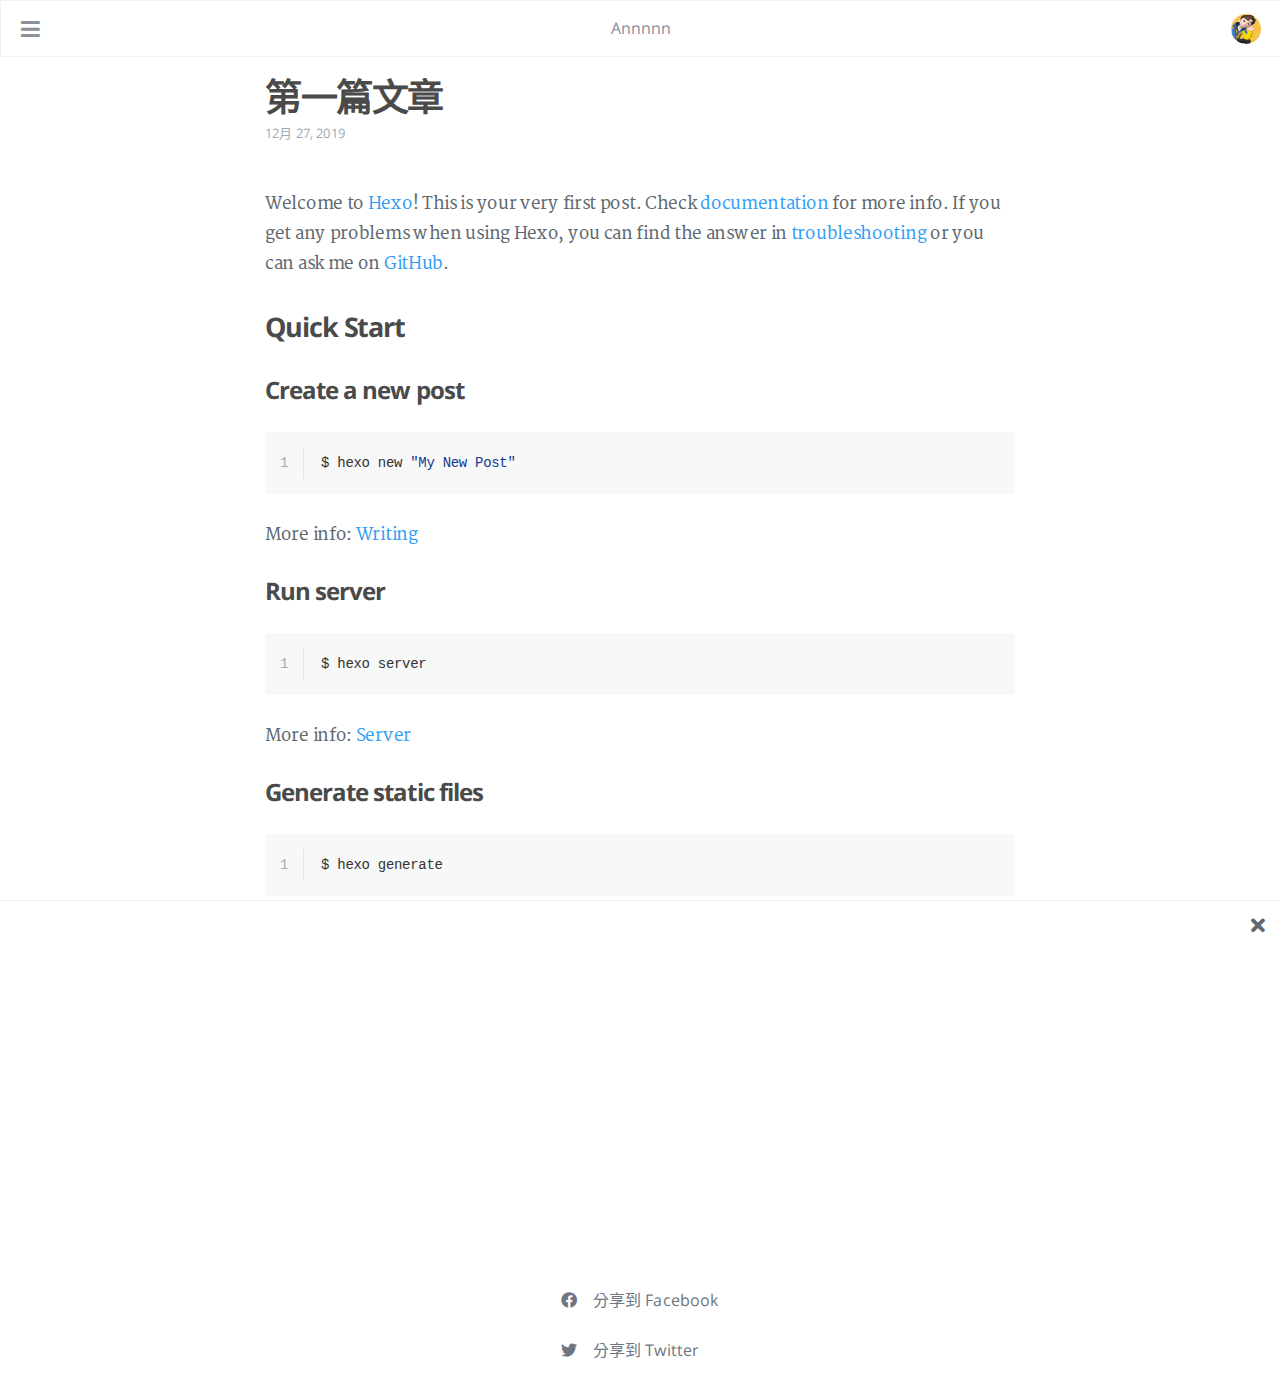
<file: 2019/12/27/hello-world/index.html>
<!DOCTYPE html>
<html lang="zh-tw">
    
<head>
    <meta charset="UTF-8">
    <meta name="viewport" content="width=device-width, initial-scale=1">
    <meta name="generator" content="Annnnn">
    <title>第一篇文章 - Annnnn</title>
    <meta name="author" content="An">
    
        <meta name="keywords" content="keyword,">
    
    
    
    <script type="application/ld+json">{"@context":"http://schema.org","@type":"BlogPosting","author":{"@type":"Person","name":"An","sameAs":["https://github.com/an-0611","https://www.facebook.com/people/%E4%BD%95%E5%AE%89%E5%AE%9C/1829177516","https://www.linkedin.com/profile/","mailto"],"image":"logo.png"},"articleBody":"Welcome to Hexo! This is your very first post. Check documentation for more info. If you get any problems when using Hexo, you can find the answer in troubleshooting or you can ask me on GitHub.\nQuick StartCreate a new post1$ hexo new \"My New Post\"\n\nMore info: Writing\nRun server1$ hexo server\n\nMore info: Server\nGenerate static files1$ hexo generate\n\nMore info: Generating\nDeploy to remote sites1$ hexo deploy\n\nMore info: Deployment\n","dateCreated":"2019-12-27T09:46:17+08:00","dateModified":"2019-12-27T10:42:15+08:00","datePublished":"2019-12-27T09:46:17+08:00","description":"","headline":"第一篇文章","image":[],"mainEntityOfPage":{"@type":"WebPage","@id":"https://an-0611.github.io/2019/12/27/hello-world/"},"publisher":{"@type":"Organization","name":"An","sameAs":["https://github.com/an-0611","https://www.facebook.com/people/%E4%BD%95%E5%AE%89%E5%AE%9C/1829177516","https://www.linkedin.com/profile/","mailto"],"image":"logo.png","logo":{"@type":"ImageObject","url":"logo.png"}},"url":"https://an-0611.github.io/2019/12/27/hello-world/"}</script>
    <meta name="description" content="Welcome to Hexo! This is your very first post. Check documentation for more info. If you get any problems when using Hexo, you can find the answer in troubleshooting or you can ask me on GitHub. Quick">
<meta property="og:type" content="blog">
<meta property="og:title" content="第一篇文章">
<meta property="og:url" content="https://an-0611.github.io/2019/12/27/hello-world/index.html">
<meta property="og:site_name" content="Annnnn">
<meta property="og:description" content="Welcome to Hexo! This is your very first post. Check documentation for more info. If you get any problems when using Hexo, you can find the answer in troubleshooting or you can ask me on GitHub. Quick">
<meta property="og:locale" content="zh_TW">
<meta property="article:published_time" content="2019-12-27T01:46:17.921Z">
<meta property="article:modified_time" content="2019-12-27T02:42:15.406Z">
<meta property="article:author" content="An">
<meta property="article:tag" content="keyword">
<meta name="twitter:card" content="summary">
    
    
        
    
    
        <meta property="og:image" content="https://an-0611.github.io/assets/images/logo.png"/>
    
    
    
    
    <!--STYLES-->
    
<link rel="stylesheet" href="/assets/css/style-bnhnyakl5nxu7duxo54we8gap8bj7h0x1kjqss4mppgmzkbrzb3ia5xdq42i.min.css">

    <!--STYLES END-->
    

    

    
        
    
</head>

    <body>
        <div id="blog">
            <!-- Define author's picture -->


    
        
            
        
    

<header id="header" data-behavior="4">
    <i id="btn-open-sidebar" class="fa fa-lg fa-bars"></i>
    <div class="header-title">
        <a
            class="header-title-link"
            href="/%20"
            aria-label=""
        >
            Annnnn
        </a>
    </div>
    
        
            <a
                class="header-right-picture "
                href="#about"
                aria-label="打開鏈接: /#about"
            >
        
        
            <img class="header-picture" src="/assets/images/logo.png" alt="作者的圖片"/>
        
        </a>
    
</header>

            <!-- Define author's picture -->



        
    

<nav id="sidebar" data-behavior="4">
    <div class="sidebar-container">
        
            <div class="sidebar-profile">
                <a
                    href="/#about"
                    aria-label="閱讀有關作者的更多信息"
                >
                    <img class="sidebar-profile-picture" src="/assets/images/logo.png" alt="作者的圖片"/>
                </a>
                <h4 class="sidebar-profile-name">An</h4>
                
                    <h5 class="sidebar-profile-bio"><p>Frontend Engineer</p>
</h5>
                
            </div>
        
        
            <ul class="sidebar-buttons">
            
                <li class="sidebar-button">
                    
                        <a  class="sidebar-button-link "
                             href="/%20"
                            
                            title="首頁"
                        >
                    
                        <i class="sidebar-button-icon fa fa-home" aria-hidden="true"></i>
                        <span class="sidebar-button-desc">首頁</span>
                    </a>
            </li>
            
                <li class="sidebar-button">
                    
                        <a  class="sidebar-button-link "
                             href="/all-categories"
                            
                            title="分類"
                        >
                    
                        <i class="sidebar-button-icon fa fa-bookmark" aria-hidden="true"></i>
                        <span class="sidebar-button-desc">分類</span>
                    </a>
            </li>
            
                <li class="sidebar-button">
                    
                        <a  class="sidebar-button-link "
                             href="/all-tags"
                            
                            title="標籤"
                        >
                    
                        <i class="sidebar-button-icon fa fa-tags" aria-hidden="true"></i>
                        <span class="sidebar-button-desc">標籤</span>
                    </a>
            </li>
            
                <li class="sidebar-button">
                    
                        <a  class="sidebar-button-link "
                             href="/all-archives"
                            
                            title="所有文章"
                        >
                    
                        <i class="sidebar-button-icon fa fa-archive" aria-hidden="true"></i>
                        <span class="sidebar-button-desc">所有文章</span>
                    </a>
            </li>
            
                <li class="sidebar-button">
                    
                        <a  class="sidebar-button-link open-algolia-search"
                             href="#search"
                            
                            title="搜尋"
                        >
                    
                        <i class="sidebar-button-icon fa fa-search" aria-hidden="true"></i>
                        <span class="sidebar-button-desc">搜尋</span>
                    </a>
            </li>
            
                <li class="sidebar-button">
                    
                        <a  class="sidebar-button-link "
                             href="#about"
                            
                            title="關於我"
                        >
                    
                        <i class="sidebar-button-icon fa fa-question" aria-hidden="true"></i>
                        <span class="sidebar-button-desc">關於我</span>
                    </a>
            </li>
            
        </ul>
        
            <ul class="sidebar-buttons">
            
                <li class="sidebar-button">
                    
                        <a  class="sidebar-button-link " href="https://github.com/an-0611" target="_blank" rel="noopener" title="GitHub">
                    
                        <i class="sidebar-button-icon fab fa-github" aria-hidden="true"></i>
                        <span class="sidebar-button-desc">GitHub</span>
                    </a>
            </li>
            
                <li class="sidebar-button">
                    
                        <a  class="sidebar-button-link " href="https://www.facebook.com/people/%E4%BD%95%E5%AE%89%E5%AE%9C/1829177516" target="_blank" rel="noopener" title="Facebook">
                    
                        <i class="sidebar-button-icon fab fa-facebook" aria-hidden="true"></i>
                        <span class="sidebar-button-desc">Facebook</span>
                    </a>
            </li>
            
                <li class="sidebar-button">
                    
                        <a  class="sidebar-button-link " href="https://www.linkedin.com/profile/" target="_blank" rel="noopener" title="LinkedIn">
                    
                        <i class="sidebar-button-icon fab fa-linkedin" aria-hidden="true"></i>
                        <span class="sidebar-button-desc">LinkedIn</span>
                    </a>
            </li>
            
                <li class="sidebar-button">
                    
                        <a  class="sidebar-button-link "
                             href="/mailto"
                            title="Email"
                        >
                    
                        <i class="sidebar-button-icon fa fa-envelope" aria-hidden="true"></i>
                        <span class="sidebar-button-desc">Email</span>
                    </a>
            </li>
            
        </ul>
        
            <ul class="sidebar-buttons">
            
        </ul>
        
    </div>
</nav>

            
            <div id="main" data-behavior="4"
                 class="
                        hasCoverMetaIn
                        ">
                
<article class="post">
    
    
        <div class="post-header main-content-wrap text-left">
    
        <h1 class="post-title">
            第一篇文章
        </h1>
    
    
        <div class="post-meta">
    <time datetime="2019-12-27T09:46:17+08:00">
	
		    12月 27, 2019
    	
    </time>
    
</div>

    
</div>

    
    <div class="post-content markdown">
        <div class="main-content-wrap">
            <p>Welcome to <a href="https://hexo.io/" target="_blank" rel="noopener">Hexo</a>! This is your very first post. Check <a href="https://hexo.io/docs/" target="_blank" rel="noopener">documentation</a> for more info. If you get any problems when using Hexo, you can find the answer in <a href="https://hexo.io/docs/troubleshooting.html" target="_blank" rel="noopener">troubleshooting</a> or you can ask me on <a href="https://github.com/hexojs/hexo/issues" target="_blank" rel="noopener">GitHub</a>.</p>
<h2 id="Quick-Start"><a href="#Quick-Start" class="headerlink" title="Quick Start"></a>Quick Start</h2><h3 id="Create-a-new-post"><a href="#Create-a-new-post" class="headerlink" title="Create a new post"></a>Create a new post</h3><figure class="highlight bash"><table><tr><td class="gutter"><pre><span class="line">1</span><br></pre></td><td class="code"><pre><span class="line">$ hexo new <span class="string">"My New Post"</span></span><br></pre></td></tr></table></figure>

<p>More info: <a href="https://hexo.io/docs/writing.html" target="_blank" rel="noopener">Writing</a></p>
<h3 id="Run-server"><a href="#Run-server" class="headerlink" title="Run server"></a>Run server</h3><figure class="highlight bash"><table><tr><td class="gutter"><pre><span class="line">1</span><br></pre></td><td class="code"><pre><span class="line">$ hexo server</span><br></pre></td></tr></table></figure>

<p>More info: <a href="https://hexo.io/docs/server.html" target="_blank" rel="noopener">Server</a></p>
<h3 id="Generate-static-files"><a href="#Generate-static-files" class="headerlink" title="Generate static files"></a>Generate static files</h3><figure class="highlight bash"><table><tr><td class="gutter"><pre><span class="line">1</span><br></pre></td><td class="code"><pre><span class="line">$ hexo generate</span><br></pre></td></tr></table></figure>

<p>More info: <a href="https://hexo.io/docs/generating.html" target="_blank" rel="noopener">Generating</a></p>
<h3 id="Deploy-to-remote-sites"><a href="#Deploy-to-remote-sites" class="headerlink" title="Deploy to remote sites"></a>Deploy to remote sites</h3><figure class="highlight bash"><table><tr><td class="gutter"><pre><span class="line">1</span><br></pre></td><td class="code"><pre><span class="line">$ hexo deploy</span><br></pre></td></tr></table></figure>

<p>More info: <a href="https://hexo.io/docs/one-command-deployment.html" target="_blank" rel="noopener">Deployment</a></p>

            


        </div>
    </div>
    <div id="post-footer" class="post-footer main-content-wrap">
        
        
            <div class="post-actions-wrap">
    <nav>
        <ul class="post-actions post-action-nav">
            <li class="post-action">
                
                    
                <a
                    class="post-action-btn btn btn--default tooltip--top"
                    href="/2019/12/27/second-article/"
                    data-tooltip="第二篇文章"
                    aria-label="上一篇: 第二篇文章"
                >
                    
                        <i class="fa fa-angle-left" aria-hidden="true"></i>
                        <span class="hide-xs hide-sm text-small icon-ml">上一篇</span>
                    </a>
            </li>
            <li class="post-action">
                
                    <a
                        class="post-action-btn btn btn--disabled"
                        aria-hidden="true"
                    >
                        
                        <span class="hide-xs hide-sm text-small icon-mr">下一篇</span>
                        <i class="fa fa-angle-right" aria-hidden="true"></i>
                    </a>
            </li>
        </ul>
    </nav>
    <ul class="post-actions post-action-share">
        <li class="post-action hide-lg hide-md hide-sm">
            <a
                class="post-action-btn btn btn--default btn-open-shareoptions"
                href="#btn-open-shareoptions"
                aria-label="Diesen Beitrag teilen"
            >
                <i class="fa fa-share-alt" aria-hidden="true"></i>
            </a>
        </li>
        
            
            
            <li class="post-action hide-xs">
                <a
                    class="post-action-btn btn btn--default"
                    target="new" href="https://www.facebook.com/sharer/sharer.php?u=https://an-0611.github.io/2019/12/27/hello-world/"
                    title="分享到 Facebook"
                    aria-label="分享到 Facebook"
                >
                    <i class="fab fa-facebook" aria-hidden="true"></i>
                </a>
            </li>
        
            
            
            <li class="post-action hide-xs">
                <a
                    class="post-action-btn btn btn--default"
                    target="new" href="https://twitter.com/intent/tweet?text=https://an-0611.github.io/2019/12/27/hello-world/"
                    title="分享到 Twitter"
                    aria-label="分享到 Twitter"
                >
                    <i class="fab fa-twitter" aria-hidden="true"></i>
                </a>
            </li>
        
            
            
            <li class="post-action hide-xs">
                <a
                    class="post-action-btn btn btn--default"
                    target="new" href="https://plus.google.com/share?url=https://an-0611.github.io/2019/12/27/hello-world/"
                    title="分享到 Google+"
                    aria-label="分享到 Google+"
                >
                    <i class="fab fa-google-plus" aria-hidden="true"></i>
                </a>
            </li>
        
        
            
        
        <li class="post-action">
            
                <a class="post-action-btn btn btn--default" href="#" aria-label="Nach oben">
            
                <i class="fa fa-list" aria-hidden="true"></i>
            </a>
        </li>
    </ul>
</div>


        
        
            
        
    </div>
</article>



                <footer id="footer" class="main-content-wrap">
    <span class="copyrights">
        Copyrights &copy; 2019 An. All Rights Reserved.
    </span>
</footer>

            </div>
            
                <div id="bottom-bar" class="post-bottom-bar" data-behavior="4">
                    <div class="post-actions-wrap">
    <nav>
        <ul class="post-actions post-action-nav">
            <li class="post-action">
                
                    
                <a
                    class="post-action-btn btn btn--default tooltip--top"
                    href="/2019/12/27/second-article/"
                    data-tooltip="第二篇文章"
                    aria-label="上一篇: 第二篇文章"
                >
                    
                        <i class="fa fa-angle-left" aria-hidden="true"></i>
                        <span class="hide-xs hide-sm text-small icon-ml">上一篇</span>
                    </a>
            </li>
            <li class="post-action">
                
                    <a
                        class="post-action-btn btn btn--disabled"
                        aria-hidden="true"
                    >
                        
                        <span class="hide-xs hide-sm text-small icon-mr">下一篇</span>
                        <i class="fa fa-angle-right" aria-hidden="true"></i>
                    </a>
            </li>
        </ul>
    </nav>
    <ul class="post-actions post-action-share">
        <li class="post-action hide-lg hide-md hide-sm">
            <a
                class="post-action-btn btn btn--default btn-open-shareoptions"
                href="#btn-open-shareoptions"
                aria-label="Diesen Beitrag teilen"
            >
                <i class="fa fa-share-alt" aria-hidden="true"></i>
            </a>
        </li>
        
            
            
            <li class="post-action hide-xs">
                <a
                    class="post-action-btn btn btn--default"
                    target="new" href="https://www.facebook.com/sharer/sharer.php?u=https://an-0611.github.io/2019/12/27/hello-world/"
                    title="分享到 Facebook"
                    aria-label="分享到 Facebook"
                >
                    <i class="fab fa-facebook" aria-hidden="true"></i>
                </a>
            </li>
        
            
            
            <li class="post-action hide-xs">
                <a
                    class="post-action-btn btn btn--default"
                    target="new" href="https://twitter.com/intent/tweet?text=https://an-0611.github.io/2019/12/27/hello-world/"
                    title="分享到 Twitter"
                    aria-label="分享到 Twitter"
                >
                    <i class="fab fa-twitter" aria-hidden="true"></i>
                </a>
            </li>
        
            
            
            <li class="post-action hide-xs">
                <a
                    class="post-action-btn btn btn--default"
                    target="new" href="https://plus.google.com/share?url=https://an-0611.github.io/2019/12/27/hello-world/"
                    title="分享到 Google+"
                    aria-label="分享到 Google+"
                >
                    <i class="fab fa-google-plus" aria-hidden="true"></i>
                </a>
            </li>
        
        
            
        
        <li class="post-action">
            
                <a class="post-action-btn btn btn--default" href="#" aria-label="Nach oben">
            
                <i class="fa fa-list" aria-hidden="true"></i>
            </a>
        </li>
    </ul>
</div>


                </div>
                
    <div id="share-options-bar" class="share-options-bar" data-behavior="4">
        <i id="btn-close-shareoptions" class="fa fa-times"></i>
        <ul class="share-options">
            
                
                
                <li class="share-option">
                    <a
                        class="share-option-btn"
                        target="new"
                        href="https://www.facebook.com/sharer/sharer.php?u=https://an-0611.github.io/2019/12/27/hello-world/"
                        aria-label="分享到 Facebook"
                    >
                        <i class="fab fa-facebook" aria-hidden="true"></i><span>分享到 Facebook</span>
                    </a>
                </li>
            
                
                
                <li class="share-option">
                    <a
                        class="share-option-btn"
                        target="new"
                        href="https://twitter.com/intent/tweet?text=https://an-0611.github.io/2019/12/27/hello-world/"
                        aria-label="分享到 Twitter"
                    >
                        <i class="fab fa-twitter" aria-hidden="true"></i><span>分享到 Twitter</span>
                    </a>
                </li>
            
                
                
                <li class="share-option">
                    <a
                        class="share-option-btn"
                        target="new"
                        href="https://plus.google.com/share?url=https://an-0611.github.io/2019/12/27/hello-world/"
                        aria-label="分享到 Google+"
                    >
                        <i class="fab fa-google-plus" aria-hidden="true"></i><span>分享到 Google+</span>
                    </a>
                </li>
            
        </ul>
    </div>


            
        </div>
        


    
        
    

<div id="about">
    <div id="about-card">
        <div id="about-btn-close">
            <i class="fa fa-times"></i>
        </div>
        
            <img id="about-card-picture" src="/assets/images/logo.png" alt="作者的圖片"/>
        
            <h4 id="about-card-name">An</h4>
        
            <div id="about-card-bio"><p>Frontend Engineer</p>
</div>
        
        
            <div id="about-card-job">
                <i class="fa fa-briefcase"></i>
                <br/>
                <p>Frontend Engineer</p>

            </div>
        
        
            <div id="about-card-location">
                <i class="fa fa-map-marker-alt"></i>
                <br/>
                Taipei, Taiwan
            </div>
        
    </div>
</div>

        
        
<div id="cover" style="background-image:url('/assets/images/cover.jpg');"></div>
        <!--SCRIPTS-->

<script src="/assets/js/script-xgqtimcphpkvu342dhy7lwtrtkn0v2vkzlv3iretxuprp6b7rgamijemi2lq.min.js"></script>

<!--SCRIPTS END-->


    




    </body>
</html>
</file>
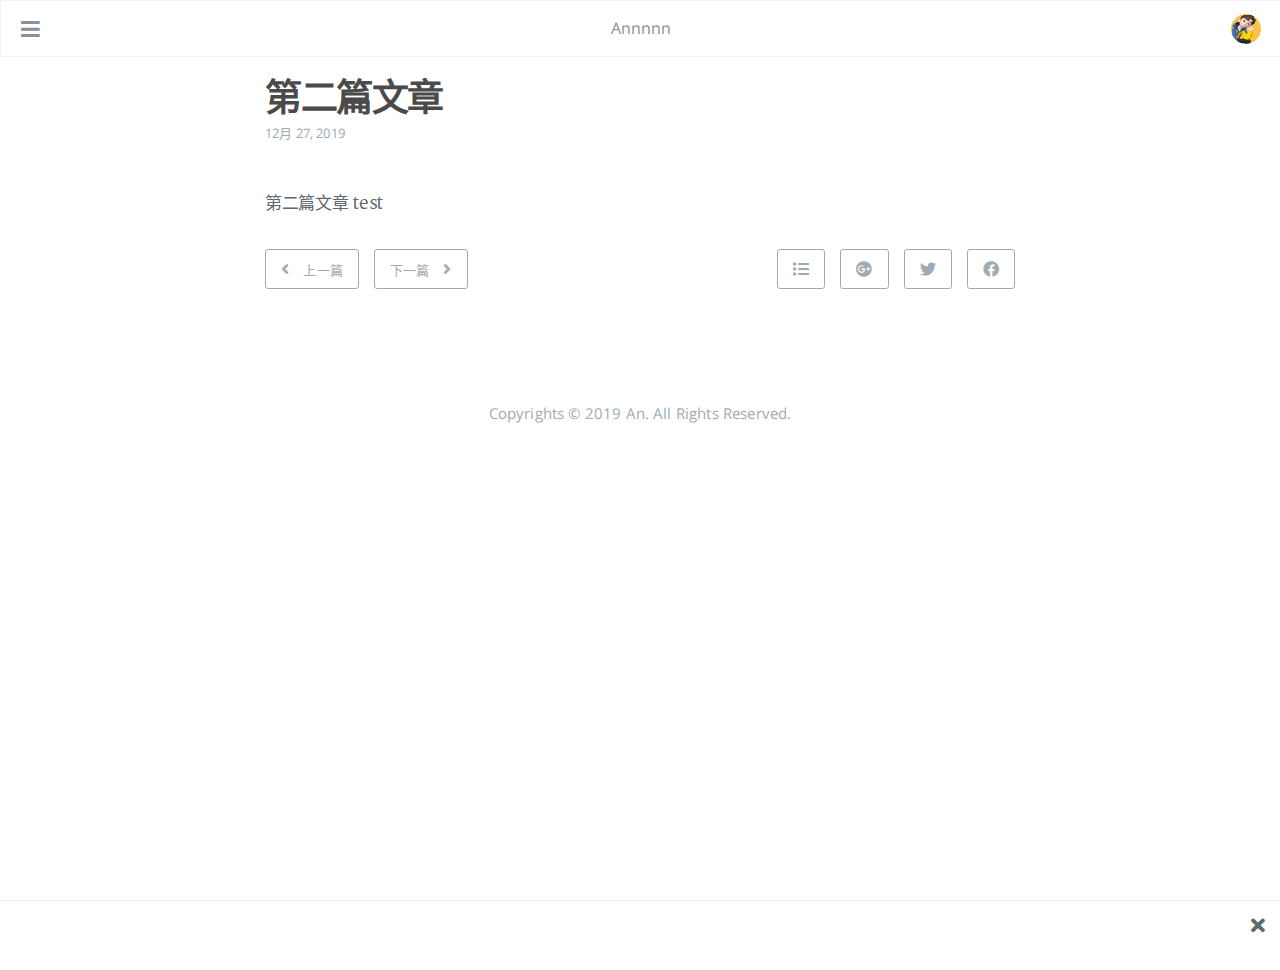
<file: 2019/12/27/second-article/index.html>
<!DOCTYPE html>
<html lang="zh-tw">
    
<head>
    <meta charset="UTF-8">
    <meta name="viewport" content="width=device-width, initial-scale=1">
    <meta name="generator" content="Annnnn">
    <title>第二篇文章 - Annnnn</title>
    <meta name="author" content="An">
    
        <meta name="keywords" content="keyword,">
    
    
    
    <script type="application/ld+json">{"@context":"http://schema.org","@type":"BlogPosting","author":{"@type":"Person","name":"An","sameAs":["https://github.com/an-0611","https://www.facebook.com/people/%E4%BD%95%E5%AE%89%E5%AE%9C/1829177516","https://www.linkedin.com/profile/","mailto"],"image":"logo.png"},"articleBody":"第二篇文章 test\n","dateCreated":"2019-12-27T11:08:40+08:00","dateModified":"2019-12-27T11:08:51+08:00","datePublished":"2019-12-27T11:08:40+08:00","description":"","headline":"第二篇文章","image":[],"mainEntityOfPage":{"@type":"WebPage","@id":"https://an-0611.github.io/2019/12/27/second-article/"},"publisher":{"@type":"Organization","name":"An","sameAs":["https://github.com/an-0611","https://www.facebook.com/people/%E4%BD%95%E5%AE%89%E5%AE%9C/1829177516","https://www.linkedin.com/profile/","mailto"],"image":"logo.png","logo":{"@type":"ImageObject","url":"logo.png"}},"url":"https://an-0611.github.io/2019/12/27/second-article/"}</script>
    <meta name="description" content="第二篇文章 test">
<meta property="og:type" content="blog">
<meta property="og:title" content="第二篇文章">
<meta property="og:url" content="https://an-0611.github.io/2019/12/27/second-article/index.html">
<meta property="og:site_name" content="Annnnn">
<meta property="og:description" content="第二篇文章 test">
<meta property="og:locale" content="zh_TW">
<meta property="article:published_time" content="2019-12-27T03:08:40.035Z">
<meta property="article:modified_time" content="2019-12-27T03:08:51.524Z">
<meta property="article:author" content="An">
<meta property="article:tag" content="keyword">
<meta name="twitter:card" content="summary">
    
    
        
    
    
        <meta property="og:image" content="https://an-0611.github.io/assets/images/logo.png"/>
    
    
    
    
    <!--STYLES-->
    
<link rel="stylesheet" href="/assets/css/style-bnhnyakl5nxu7duxo54we8gap8bj7h0x1kjqss4mppgmzkbrzb3ia5xdq42i.min.css">

    <!--STYLES END-->
    

    

    
        
    
</head>

    <body>
        <div id="blog">
            <!-- Define author's picture -->


    
        
            
        
    

<header id="header" data-behavior="4">
    <i id="btn-open-sidebar" class="fa fa-lg fa-bars"></i>
    <div class="header-title">
        <a
            class="header-title-link"
            href="/%20"
            aria-label=""
        >
            Annnnn
        </a>
    </div>
    
        
            <a
                class="header-right-picture "
                href="#about"
                aria-label="打開鏈接: /#about"
            >
        
        
            <img class="header-picture" src="/assets/images/logo.png" alt="作者的圖片"/>
        
        </a>
    
</header>

            <!-- Define author's picture -->



        
    

<nav id="sidebar" data-behavior="4">
    <div class="sidebar-container">
        
            <div class="sidebar-profile">
                <a
                    href="/#about"
                    aria-label="閱讀有關作者的更多信息"
                >
                    <img class="sidebar-profile-picture" src="/assets/images/logo.png" alt="作者的圖片"/>
                </a>
                <h4 class="sidebar-profile-name">An</h4>
                
                    <h5 class="sidebar-profile-bio"><p>Frontend Engineer</p>
</h5>
                
            </div>
        
        
            <ul class="sidebar-buttons">
            
                <li class="sidebar-button">
                    
                        <a  class="sidebar-button-link "
                             href="/%20"
                            
                            title="首頁"
                        >
                    
                        <i class="sidebar-button-icon fa fa-home" aria-hidden="true"></i>
                        <span class="sidebar-button-desc">首頁</span>
                    </a>
            </li>
            
                <li class="sidebar-button">
                    
                        <a  class="sidebar-button-link "
                             href="/all-categories"
                            
                            title="分類"
                        >
                    
                        <i class="sidebar-button-icon fa fa-bookmark" aria-hidden="true"></i>
                        <span class="sidebar-button-desc">分類</span>
                    </a>
            </li>
            
                <li class="sidebar-button">
                    
                        <a  class="sidebar-button-link "
                             href="/all-tags"
                            
                            title="標籤"
                        >
                    
                        <i class="sidebar-button-icon fa fa-tags" aria-hidden="true"></i>
                        <span class="sidebar-button-desc">標籤</span>
                    </a>
            </li>
            
                <li class="sidebar-button">
                    
                        <a  class="sidebar-button-link "
                             href="/all-archives"
                            
                            title="所有文章"
                        >
                    
                        <i class="sidebar-button-icon fa fa-archive" aria-hidden="true"></i>
                        <span class="sidebar-button-desc">所有文章</span>
                    </a>
            </li>
            
                <li class="sidebar-button">
                    
                        <a  class="sidebar-button-link open-algolia-search"
                             href="#search"
                            
                            title="搜尋"
                        >
                    
                        <i class="sidebar-button-icon fa fa-search" aria-hidden="true"></i>
                        <span class="sidebar-button-desc">搜尋</span>
                    </a>
            </li>
            
                <li class="sidebar-button">
                    
                        <a  class="sidebar-button-link "
                             href="#about"
                            
                            title="關於我"
                        >
                    
                        <i class="sidebar-button-icon fa fa-question" aria-hidden="true"></i>
                        <span class="sidebar-button-desc">關於我</span>
                    </a>
            </li>
            
        </ul>
        
            <ul class="sidebar-buttons">
            
                <li class="sidebar-button">
                    
                        <a  class="sidebar-button-link " href="https://github.com/an-0611" target="_blank" rel="noopener" title="GitHub">
                    
                        <i class="sidebar-button-icon fab fa-github" aria-hidden="true"></i>
                        <span class="sidebar-button-desc">GitHub</span>
                    </a>
            </li>
            
                <li class="sidebar-button">
                    
                        <a  class="sidebar-button-link " href="https://www.facebook.com/people/%E4%BD%95%E5%AE%89%E5%AE%9C/1829177516" target="_blank" rel="noopener" title="Facebook">
                    
                        <i class="sidebar-button-icon fab fa-facebook" aria-hidden="true"></i>
                        <span class="sidebar-button-desc">Facebook</span>
                    </a>
            </li>
            
                <li class="sidebar-button">
                    
                        <a  class="sidebar-button-link " href="https://www.linkedin.com/profile/" target="_blank" rel="noopener" title="LinkedIn">
                    
                        <i class="sidebar-button-icon fab fa-linkedin" aria-hidden="true"></i>
                        <span class="sidebar-button-desc">LinkedIn</span>
                    </a>
            </li>
            
                <li class="sidebar-button">
                    
                        <a  class="sidebar-button-link "
                             href="/mailto"
                            title="Email"
                        >
                    
                        <i class="sidebar-button-icon fa fa-envelope" aria-hidden="true"></i>
                        <span class="sidebar-button-desc">Email</span>
                    </a>
            </li>
            
        </ul>
        
            <ul class="sidebar-buttons">
            
        </ul>
        
    </div>
</nav>

            
            <div id="main" data-behavior="4"
                 class="
                        hasCoverMetaIn
                        ">
                
<article class="post">
    
    
        <div class="post-header main-content-wrap text-left">
    
        <h1 class="post-title">
            第二篇文章
        </h1>
    
    
        <div class="post-meta">
    <time datetime="2019-12-27T11:08:40+08:00">
	
		    12月 27, 2019
    	
    </time>
    
</div>

    
</div>

    
    <div class="post-content markdown">
        <div class="main-content-wrap">
            <p>第二篇文章 test</p>

            


        </div>
    </div>
    <div id="post-footer" class="post-footer main-content-wrap">
        
        
            <div class="post-actions-wrap">
    <nav>
        <ul class="post-actions post-action-nav">
            <li class="post-action">
                
                    
                <a
                    class="post-action-btn btn btn--default tooltip--top"
                    href="/2019/12/27/third-article/"
                    data-tooltip="第三篇文章"
                    aria-label="上一篇: 第三篇文章"
                >
                    
                        <i class="fa fa-angle-left" aria-hidden="true"></i>
                        <span class="hide-xs hide-sm text-small icon-ml">上一篇</span>
                    </a>
            </li>
            <li class="post-action">
                
                    
                <a
                    class="post-action-btn btn btn--default tooltip--top"
                    href="/2019/12/27/hello-world/"
                    data-tooltip="第一篇文章"
                    aria-label="下一篇: 第一篇文章"
                >
                    
                        <span class="hide-xs hide-sm text-small icon-mr">下一篇</span>
                        <i class="fa fa-angle-right" aria-hidden="true"></i>
                    </a>
            </li>
        </ul>
    </nav>
    <ul class="post-actions post-action-share">
        <li class="post-action hide-lg hide-md hide-sm">
            <a
                class="post-action-btn btn btn--default btn-open-shareoptions"
                href="#btn-open-shareoptions"
                aria-label="Diesen Beitrag teilen"
            >
                <i class="fa fa-share-alt" aria-hidden="true"></i>
            </a>
        </li>
        
            
            
            <li class="post-action hide-xs">
                <a
                    class="post-action-btn btn btn--default"
                    target="new" href="https://www.facebook.com/sharer/sharer.php?u=https://an-0611.github.io/2019/12/27/second-article/"
                    title="分享到 Facebook"
                    aria-label="分享到 Facebook"
                >
                    <i class="fab fa-facebook" aria-hidden="true"></i>
                </a>
            </li>
        
            
            
            <li class="post-action hide-xs">
                <a
                    class="post-action-btn btn btn--default"
                    target="new" href="https://twitter.com/intent/tweet?text=https://an-0611.github.io/2019/12/27/second-article/"
                    title="分享到 Twitter"
                    aria-label="分享到 Twitter"
                >
                    <i class="fab fa-twitter" aria-hidden="true"></i>
                </a>
            </li>
        
            
            
            <li class="post-action hide-xs">
                <a
                    class="post-action-btn btn btn--default"
                    target="new" href="https://plus.google.com/share?url=https://an-0611.github.io/2019/12/27/second-article/"
                    title="分享到 Google+"
                    aria-label="分享到 Google+"
                >
                    <i class="fab fa-google-plus" aria-hidden="true"></i>
                </a>
            </li>
        
        
            
        
        <li class="post-action">
            
                <a class="post-action-btn btn btn--default" href="#" aria-label="Nach oben">
            
                <i class="fa fa-list" aria-hidden="true"></i>
            </a>
        </li>
    </ul>
</div>


        
        
            
        
    </div>
</article>



                <footer id="footer" class="main-content-wrap">
    <span class="copyrights">
        Copyrights &copy; 2019 An. All Rights Reserved.
    </span>
</footer>

            </div>
            
                <div id="bottom-bar" class="post-bottom-bar" data-behavior="4">
                    <div class="post-actions-wrap">
    <nav>
        <ul class="post-actions post-action-nav">
            <li class="post-action">
                
                    
                <a
                    class="post-action-btn btn btn--default tooltip--top"
                    href="/2019/12/27/third-article/"
                    data-tooltip="第三篇文章"
                    aria-label="上一篇: 第三篇文章"
                >
                    
                        <i class="fa fa-angle-left" aria-hidden="true"></i>
                        <span class="hide-xs hide-sm text-small icon-ml">上一篇</span>
                    </a>
            </li>
            <li class="post-action">
                
                    
                <a
                    class="post-action-btn btn btn--default tooltip--top"
                    href="/2019/12/27/hello-world/"
                    data-tooltip="第一篇文章"
                    aria-label="下一篇: 第一篇文章"
                >
                    
                        <span class="hide-xs hide-sm text-small icon-mr">下一篇</span>
                        <i class="fa fa-angle-right" aria-hidden="true"></i>
                    </a>
            </li>
        </ul>
    </nav>
    <ul class="post-actions post-action-share">
        <li class="post-action hide-lg hide-md hide-sm">
            <a
                class="post-action-btn btn btn--default btn-open-shareoptions"
                href="#btn-open-shareoptions"
                aria-label="Diesen Beitrag teilen"
            >
                <i class="fa fa-share-alt" aria-hidden="true"></i>
            </a>
        </li>
        
            
            
            <li class="post-action hide-xs">
                <a
                    class="post-action-btn btn btn--default"
                    target="new" href="https://www.facebook.com/sharer/sharer.php?u=https://an-0611.github.io/2019/12/27/second-article/"
                    title="分享到 Facebook"
                    aria-label="分享到 Facebook"
                >
                    <i class="fab fa-facebook" aria-hidden="true"></i>
                </a>
            </li>
        
            
            
            <li class="post-action hide-xs">
                <a
                    class="post-action-btn btn btn--default"
                    target="new" href="https://twitter.com/intent/tweet?text=https://an-0611.github.io/2019/12/27/second-article/"
                    title="分享到 Twitter"
                    aria-label="分享到 Twitter"
                >
                    <i class="fab fa-twitter" aria-hidden="true"></i>
                </a>
            </li>
        
            
            
            <li class="post-action hide-xs">
                <a
                    class="post-action-btn btn btn--default"
                    target="new" href="https://plus.google.com/share?url=https://an-0611.github.io/2019/12/27/second-article/"
                    title="分享到 Google+"
                    aria-label="分享到 Google+"
                >
                    <i class="fab fa-google-plus" aria-hidden="true"></i>
                </a>
            </li>
        
        
            
        
        <li class="post-action">
            
                <a class="post-action-btn btn btn--default" href="#" aria-label="Nach oben">
            
                <i class="fa fa-list" aria-hidden="true"></i>
            </a>
        </li>
    </ul>
</div>


                </div>
                
    <div id="share-options-bar" class="share-options-bar" data-behavior="4">
        <i id="btn-close-shareoptions" class="fa fa-times"></i>
        <ul class="share-options">
            
                
                
                <li class="share-option">
                    <a
                        class="share-option-btn"
                        target="new"
                        href="https://www.facebook.com/sharer/sharer.php?u=https://an-0611.github.io/2019/12/27/second-article/"
                        aria-label="分享到 Facebook"
                    >
                        <i class="fab fa-facebook" aria-hidden="true"></i><span>分享到 Facebook</span>
                    </a>
                </li>
            
                
                
                <li class="share-option">
                    <a
                        class="share-option-btn"
                        target="new"
                        href="https://twitter.com/intent/tweet?text=https://an-0611.github.io/2019/12/27/second-article/"
                        aria-label="分享到 Twitter"
                    >
                        <i class="fab fa-twitter" aria-hidden="true"></i><span>分享到 Twitter</span>
                    </a>
                </li>
            
                
                
                <li class="share-option">
                    <a
                        class="share-option-btn"
                        target="new"
                        href="https://plus.google.com/share?url=https://an-0611.github.io/2019/12/27/second-article/"
                        aria-label="分享到 Google+"
                    >
                        <i class="fab fa-google-plus" aria-hidden="true"></i><span>分享到 Google+</span>
                    </a>
                </li>
            
        </ul>
    </div>


            
        </div>
        


    
        
    

<div id="about">
    <div id="about-card">
        <div id="about-btn-close">
            <i class="fa fa-times"></i>
        </div>
        
            <img id="about-card-picture" src="/assets/images/logo.png" alt="作者的圖片"/>
        
            <h4 id="about-card-name">An</h4>
        
            <div id="about-card-bio"><p>Frontend Engineer</p>
</div>
        
        
            <div id="about-card-job">
                <i class="fa fa-briefcase"></i>
                <br/>
                <p>Frontend Engineer</p>

            </div>
        
        
            <div id="about-card-location">
                <i class="fa fa-map-marker-alt"></i>
                <br/>
                Taipei, Taiwan
            </div>
        
    </div>
</div>

        
        
<div id="cover" style="background-image:url('/assets/images/cover.jpg');"></div>
        <!--SCRIPTS-->

<script src="/assets/js/script-xgqtimcphpkvu342dhy7lwtrtkn0v2vkzlv3iretxuprp6b7rgamijemi2lq.min.js"></script>

<!--SCRIPTS END-->


    




    </body>
</html>
</file>
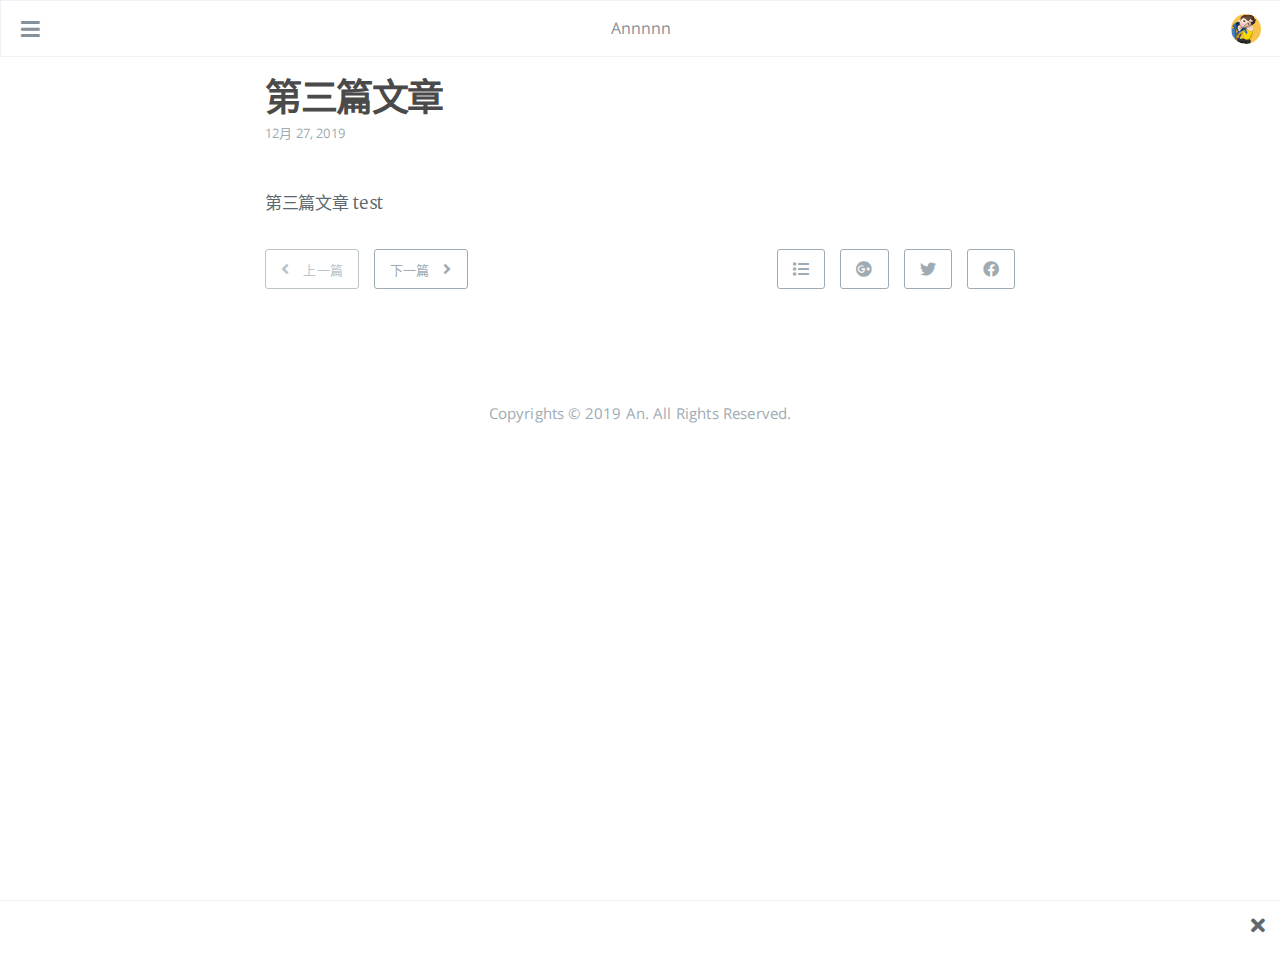
<file: 2019/12/27/third-article/index.html>
<!DOCTYPE html>
<html lang="zh-tw">
    
<head>
    <meta charset="UTF-8">
    <meta name="viewport" content="width=device-width, initial-scale=1">
    <meta name="generator" content="Annnnn">
    <title>第三篇文章 - Annnnn</title>
    <meta name="author" content="An">
    
        <meta name="keywords" content="keyword,">
    
    
    
    <script type="application/ld+json">{"@context":"http://schema.org","@type":"BlogPosting","author":{"@type":"Person","name":"An","sameAs":["https://github.com/an-0611","https://www.facebook.com/people/%E4%BD%95%E5%AE%89%E5%AE%9C/1829177516","https://www.linkedin.com/profile/","mailto"],"image":"logo.png"},"articleBody":"第三篇文章 test\n","dateCreated":"2019-12-27T11:09:49+08:00","dateModified":"2019-12-27T11:09:49+08:00","datePublished":"2019-12-27T11:09:49+08:00","description":"","headline":"第三篇文章","image":[],"mainEntityOfPage":{"@type":"WebPage","@id":"https://an-0611.github.io/2019/12/27/third-article/"},"publisher":{"@type":"Organization","name":"An","sameAs":["https://github.com/an-0611","https://www.facebook.com/people/%E4%BD%95%E5%AE%89%E5%AE%9C/1829177516","https://www.linkedin.com/profile/","mailto"],"image":"logo.png","logo":{"@type":"ImageObject","url":"logo.png"}},"url":"https://an-0611.github.io/2019/12/27/third-article/"}</script>
    <meta name="description" content="第三篇文章 test">
<meta property="og:type" content="blog">
<meta property="og:title" content="第三篇文章">
<meta property="og:url" content="https://an-0611.github.io/2019/12/27/third-article/index.html">
<meta property="og:site_name" content="Annnnn">
<meta property="og:description" content="第三篇文章 test">
<meta property="og:locale" content="zh_TW">
<meta property="article:published_time" content="2019-12-27T03:09:49.600Z">
<meta property="article:modified_time" content="2019-12-27T03:09:49.761Z">
<meta property="article:author" content="An">
<meta property="article:tag" content="keyword">
<meta name="twitter:card" content="summary">
    
    
        
    
    
        <meta property="og:image" content="https://an-0611.github.io/assets/images/logo.png"/>
    
    
    
    
    <!--STYLES-->
    
<link rel="stylesheet" href="/assets/css/style-bnhnyakl5nxu7duxo54we8gap8bj7h0x1kjqss4mppgmzkbrzb3ia5xdq42i.min.css">

    <!--STYLES END-->
    

    

    
        
    
</head>

    <body>
        <div id="blog">
            <!-- Define author's picture -->


    
        
            
        
    

<header id="header" data-behavior="4">
    <i id="btn-open-sidebar" class="fa fa-lg fa-bars"></i>
    <div class="header-title">
        <a
            class="header-title-link"
            href="/%20"
            aria-label=""
        >
            Annnnn
        </a>
    </div>
    
        
            <a
                class="header-right-picture "
                href="#about"
                aria-label="打開鏈接: /#about"
            >
        
        
            <img class="header-picture" src="/assets/images/logo.png" alt="作者的圖片"/>
        
        </a>
    
</header>

            <!-- Define author's picture -->



        
    

<nav id="sidebar" data-behavior="4">
    <div class="sidebar-container">
        
            <div class="sidebar-profile">
                <a
                    href="/#about"
                    aria-label="閱讀有關作者的更多信息"
                >
                    <img class="sidebar-profile-picture" src="/assets/images/logo.png" alt="作者的圖片"/>
                </a>
                <h4 class="sidebar-profile-name">An</h4>
                
                    <h5 class="sidebar-profile-bio"><p>Frontend Engineer</p>
</h5>
                
            </div>
        
        
            <ul class="sidebar-buttons">
            
                <li class="sidebar-button">
                    
                        <a  class="sidebar-button-link "
                             href="/%20"
                            
                            title="首頁"
                        >
                    
                        <i class="sidebar-button-icon fa fa-home" aria-hidden="true"></i>
                        <span class="sidebar-button-desc">首頁</span>
                    </a>
            </li>
            
                <li class="sidebar-button">
                    
                        <a  class="sidebar-button-link "
                             href="/all-categories"
                            
                            title="分類"
                        >
                    
                        <i class="sidebar-button-icon fa fa-bookmark" aria-hidden="true"></i>
                        <span class="sidebar-button-desc">分類</span>
                    </a>
            </li>
            
                <li class="sidebar-button">
                    
                        <a  class="sidebar-button-link "
                             href="/all-tags"
                            
                            title="標籤"
                        >
                    
                        <i class="sidebar-button-icon fa fa-tags" aria-hidden="true"></i>
                        <span class="sidebar-button-desc">標籤</span>
                    </a>
            </li>
            
                <li class="sidebar-button">
                    
                        <a  class="sidebar-button-link "
                             href="/all-archives"
                            
                            title="所有文章"
                        >
                    
                        <i class="sidebar-button-icon fa fa-archive" aria-hidden="true"></i>
                        <span class="sidebar-button-desc">所有文章</span>
                    </a>
            </li>
            
                <li class="sidebar-button">
                    
                        <a  class="sidebar-button-link open-algolia-search"
                             href="#search"
                            
                            title="搜尋"
                        >
                    
                        <i class="sidebar-button-icon fa fa-search" aria-hidden="true"></i>
                        <span class="sidebar-button-desc">搜尋</span>
                    </a>
            </li>
            
                <li class="sidebar-button">
                    
                        <a  class="sidebar-button-link "
                             href="#about"
                            
                            title="關於我"
                        >
                    
                        <i class="sidebar-button-icon fa fa-question" aria-hidden="true"></i>
                        <span class="sidebar-button-desc">關於我</span>
                    </a>
            </li>
            
        </ul>
        
            <ul class="sidebar-buttons">
            
                <li class="sidebar-button">
                    
                        <a  class="sidebar-button-link " href="https://github.com/an-0611" target="_blank" rel="noopener" title="GitHub">
                    
                        <i class="sidebar-button-icon fab fa-github" aria-hidden="true"></i>
                        <span class="sidebar-button-desc">GitHub</span>
                    </a>
            </li>
            
                <li class="sidebar-button">
                    
                        <a  class="sidebar-button-link " href="https://www.facebook.com/people/%E4%BD%95%E5%AE%89%E5%AE%9C/1829177516" target="_blank" rel="noopener" title="Facebook">
                    
                        <i class="sidebar-button-icon fab fa-facebook" aria-hidden="true"></i>
                        <span class="sidebar-button-desc">Facebook</span>
                    </a>
            </li>
            
                <li class="sidebar-button">
                    
                        <a  class="sidebar-button-link " href="https://www.linkedin.com/profile/" target="_blank" rel="noopener" title="LinkedIn">
                    
                        <i class="sidebar-button-icon fab fa-linkedin" aria-hidden="true"></i>
                        <span class="sidebar-button-desc">LinkedIn</span>
                    </a>
            </li>
            
                <li class="sidebar-button">
                    
                        <a  class="sidebar-button-link "
                             href="/mailto"
                            title="Email"
                        >
                    
                        <i class="sidebar-button-icon fa fa-envelope" aria-hidden="true"></i>
                        <span class="sidebar-button-desc">Email</span>
                    </a>
            </li>
            
        </ul>
        
            <ul class="sidebar-buttons">
            
        </ul>
        
    </div>
</nav>

            
            <div id="main" data-behavior="4"
                 class="
                        hasCoverMetaIn
                        ">
                
<article class="post">
    
    
        <div class="post-header main-content-wrap text-left">
    
        <h1 class="post-title">
            第三篇文章
        </h1>
    
    
        <div class="post-meta">
    <time datetime="2019-12-27T11:09:49+08:00">
	
		    12月 27, 2019
    	
    </time>
    
</div>

    
</div>

    
    <div class="post-content markdown">
        <div class="main-content-wrap">
            <p>第三篇文章 test</p>

            


        </div>
    </div>
    <div id="post-footer" class="post-footer main-content-wrap">
        
        
            <div class="post-actions-wrap">
    <nav>
        <ul class="post-actions post-action-nav">
            <li class="post-action">
                
                    <a
                        class="post-action-btn btn btn--disabled"
                        aria-hidden="true"
                    >
                        
                        <i class="fa fa-angle-left" aria-hidden="true"></i>
                        <span class="hide-xs hide-sm text-small icon-ml">上一篇</span>
                    </a>
            </li>
            <li class="post-action">
                
                    
                <a
                    class="post-action-btn btn btn--default tooltip--top"
                    href="/2019/12/27/second-article/"
                    data-tooltip="第二篇文章"
                    aria-label="下一篇: 第二篇文章"
                >
                    
                        <span class="hide-xs hide-sm text-small icon-mr">下一篇</span>
                        <i class="fa fa-angle-right" aria-hidden="true"></i>
                    </a>
            </li>
        </ul>
    </nav>
    <ul class="post-actions post-action-share">
        <li class="post-action hide-lg hide-md hide-sm">
            <a
                class="post-action-btn btn btn--default btn-open-shareoptions"
                href="#btn-open-shareoptions"
                aria-label="Diesen Beitrag teilen"
            >
                <i class="fa fa-share-alt" aria-hidden="true"></i>
            </a>
        </li>
        
            
            
            <li class="post-action hide-xs">
                <a
                    class="post-action-btn btn btn--default"
                    target="new" href="https://www.facebook.com/sharer/sharer.php?u=https://an-0611.github.io/2019/12/27/third-article/"
                    title="分享到 Facebook"
                    aria-label="分享到 Facebook"
                >
                    <i class="fab fa-facebook" aria-hidden="true"></i>
                </a>
            </li>
        
            
            
            <li class="post-action hide-xs">
                <a
                    class="post-action-btn btn btn--default"
                    target="new" href="https://twitter.com/intent/tweet?text=https://an-0611.github.io/2019/12/27/third-article/"
                    title="分享到 Twitter"
                    aria-label="分享到 Twitter"
                >
                    <i class="fab fa-twitter" aria-hidden="true"></i>
                </a>
            </li>
        
            
            
            <li class="post-action hide-xs">
                <a
                    class="post-action-btn btn btn--default"
                    target="new" href="https://plus.google.com/share?url=https://an-0611.github.io/2019/12/27/third-article/"
                    title="分享到 Google+"
                    aria-label="分享到 Google+"
                >
                    <i class="fab fa-google-plus" aria-hidden="true"></i>
                </a>
            </li>
        
        
            
        
        <li class="post-action">
            
                <a class="post-action-btn btn btn--default" href="#" aria-label="Nach oben">
            
                <i class="fa fa-list" aria-hidden="true"></i>
            </a>
        </li>
    </ul>
</div>


        
        
            
        
    </div>
</article>



                <footer id="footer" class="main-content-wrap">
    <span class="copyrights">
        Copyrights &copy; 2019 An. All Rights Reserved.
    </span>
</footer>

            </div>
            
                <div id="bottom-bar" class="post-bottom-bar" data-behavior="4">
                    <div class="post-actions-wrap">
    <nav>
        <ul class="post-actions post-action-nav">
            <li class="post-action">
                
                    <a
                        class="post-action-btn btn btn--disabled"
                        aria-hidden="true"
                    >
                        
                        <i class="fa fa-angle-left" aria-hidden="true"></i>
                        <span class="hide-xs hide-sm text-small icon-ml">上一篇</span>
                    </a>
            </li>
            <li class="post-action">
                
                    
                <a
                    class="post-action-btn btn btn--default tooltip--top"
                    href="/2019/12/27/second-article/"
                    data-tooltip="第二篇文章"
                    aria-label="下一篇: 第二篇文章"
                >
                    
                        <span class="hide-xs hide-sm text-small icon-mr">下一篇</span>
                        <i class="fa fa-angle-right" aria-hidden="true"></i>
                    </a>
            </li>
        </ul>
    </nav>
    <ul class="post-actions post-action-share">
        <li class="post-action hide-lg hide-md hide-sm">
            <a
                class="post-action-btn btn btn--default btn-open-shareoptions"
                href="#btn-open-shareoptions"
                aria-label="Diesen Beitrag teilen"
            >
                <i class="fa fa-share-alt" aria-hidden="true"></i>
            </a>
        </li>
        
            
            
            <li class="post-action hide-xs">
                <a
                    class="post-action-btn btn btn--default"
                    target="new" href="https://www.facebook.com/sharer/sharer.php?u=https://an-0611.github.io/2019/12/27/third-article/"
                    title="分享到 Facebook"
                    aria-label="分享到 Facebook"
                >
                    <i class="fab fa-facebook" aria-hidden="true"></i>
                </a>
            </li>
        
            
            
            <li class="post-action hide-xs">
                <a
                    class="post-action-btn btn btn--default"
                    target="new" href="https://twitter.com/intent/tweet?text=https://an-0611.github.io/2019/12/27/third-article/"
                    title="分享到 Twitter"
                    aria-label="分享到 Twitter"
                >
                    <i class="fab fa-twitter" aria-hidden="true"></i>
                </a>
            </li>
        
            
            
            <li class="post-action hide-xs">
                <a
                    class="post-action-btn btn btn--default"
                    target="new" href="https://plus.google.com/share?url=https://an-0611.github.io/2019/12/27/third-article/"
                    title="分享到 Google+"
                    aria-label="分享到 Google+"
                >
                    <i class="fab fa-google-plus" aria-hidden="true"></i>
                </a>
            </li>
        
        
            
        
        <li class="post-action">
            
                <a class="post-action-btn btn btn--default" href="#" aria-label="Nach oben">
            
                <i class="fa fa-list" aria-hidden="true"></i>
            </a>
        </li>
    </ul>
</div>


                </div>
                
    <div id="share-options-bar" class="share-options-bar" data-behavior="4">
        <i id="btn-close-shareoptions" class="fa fa-times"></i>
        <ul class="share-options">
            
                
                
                <li class="share-option">
                    <a
                        class="share-option-btn"
                        target="new"
                        href="https://www.facebook.com/sharer/sharer.php?u=https://an-0611.github.io/2019/12/27/third-article/"
                        aria-label="分享到 Facebook"
                    >
                        <i class="fab fa-facebook" aria-hidden="true"></i><span>分享到 Facebook</span>
                    </a>
                </li>
            
                
                
                <li class="share-option">
                    <a
                        class="share-option-btn"
                        target="new"
                        href="https://twitter.com/intent/tweet?text=https://an-0611.github.io/2019/12/27/third-article/"
                        aria-label="分享到 Twitter"
                    >
                        <i class="fab fa-twitter" aria-hidden="true"></i><span>分享到 Twitter</span>
                    </a>
                </li>
            
                
                
                <li class="share-option">
                    <a
                        class="share-option-btn"
                        target="new"
                        href="https://plus.google.com/share?url=https://an-0611.github.io/2019/12/27/third-article/"
                        aria-label="分享到 Google+"
                    >
                        <i class="fab fa-google-plus" aria-hidden="true"></i><span>分享到 Google+</span>
                    </a>
                </li>
            
        </ul>
    </div>


            
        </div>
        


    
        
    

<div id="about">
    <div id="about-card">
        <div id="about-btn-close">
            <i class="fa fa-times"></i>
        </div>
        
            <img id="about-card-picture" src="/assets/images/logo.png" alt="作者的圖片"/>
        
            <h4 id="about-card-name">An</h4>
        
            <div id="about-card-bio"><p>Frontend Engineer</p>
</div>
        
        
            <div id="about-card-job">
                <i class="fa fa-briefcase"></i>
                <br/>
                <p>Frontend Engineer</p>

            </div>
        
        
            <div id="about-card-location">
                <i class="fa fa-map-marker-alt"></i>
                <br/>
                Taipei, Taiwan
            </div>
        
    </div>
</div>

        
        
<div id="cover" style="background-image:url('/assets/images/cover.jpg');"></div>
        <!--SCRIPTS-->

<script src="/assets/js/script-xgqtimcphpkvu342dhy7lwtrtkn0v2vkzlv3iretxuprp6b7rgamijemi2lq.min.js"></script>

<!--SCRIPTS END-->


    




    </body>
</html>
</file>
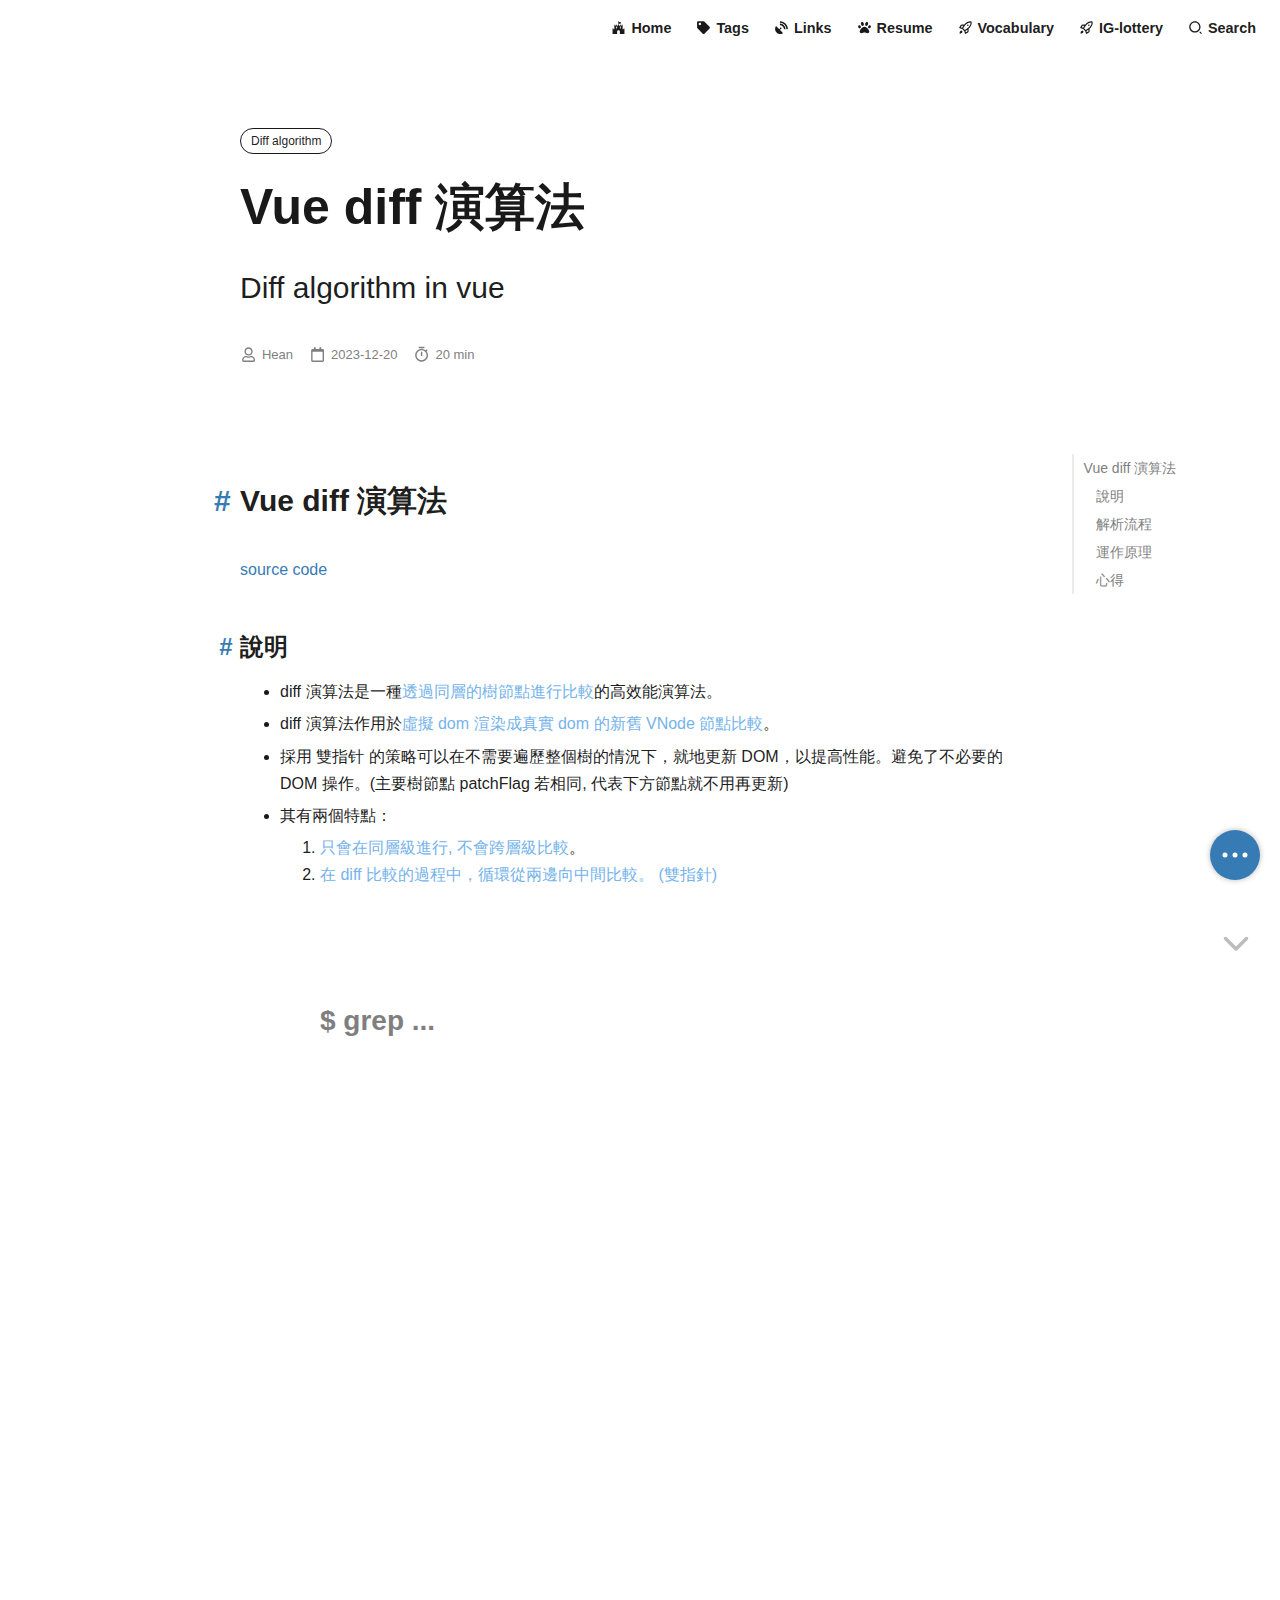
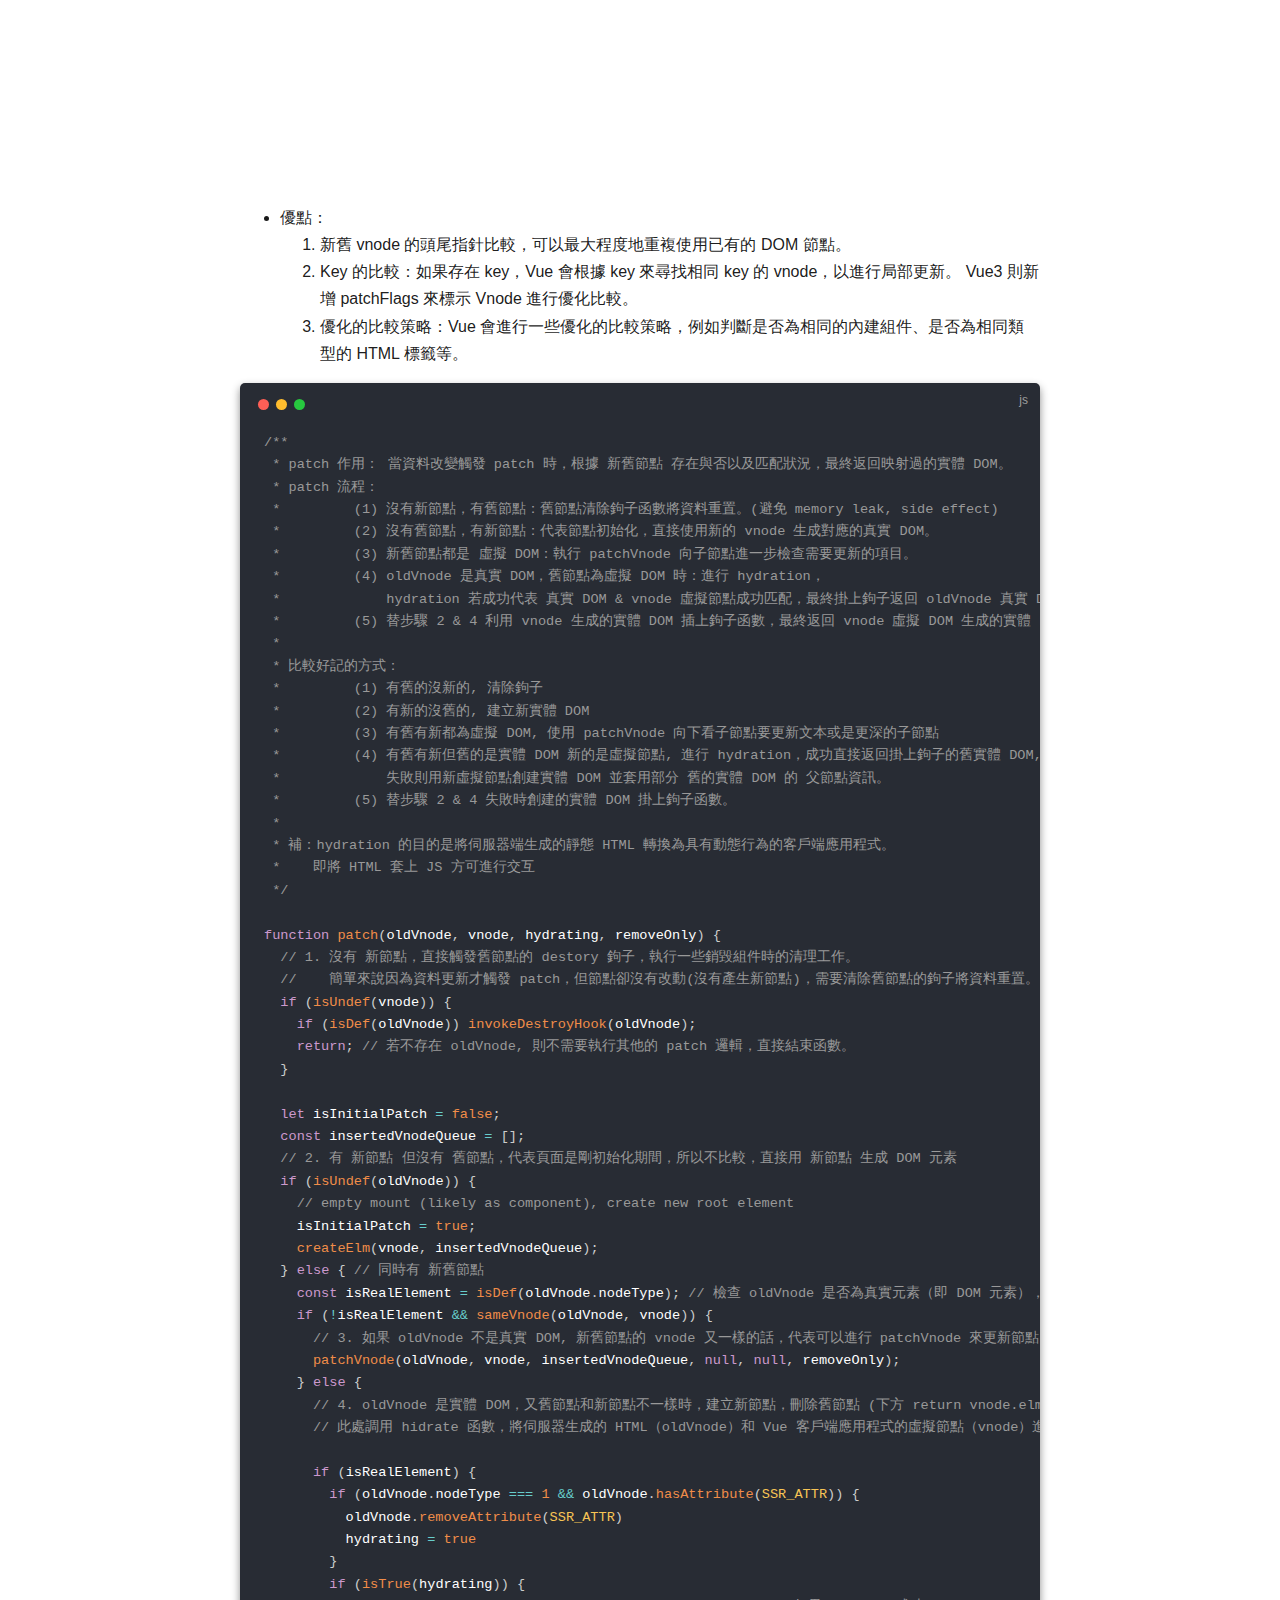
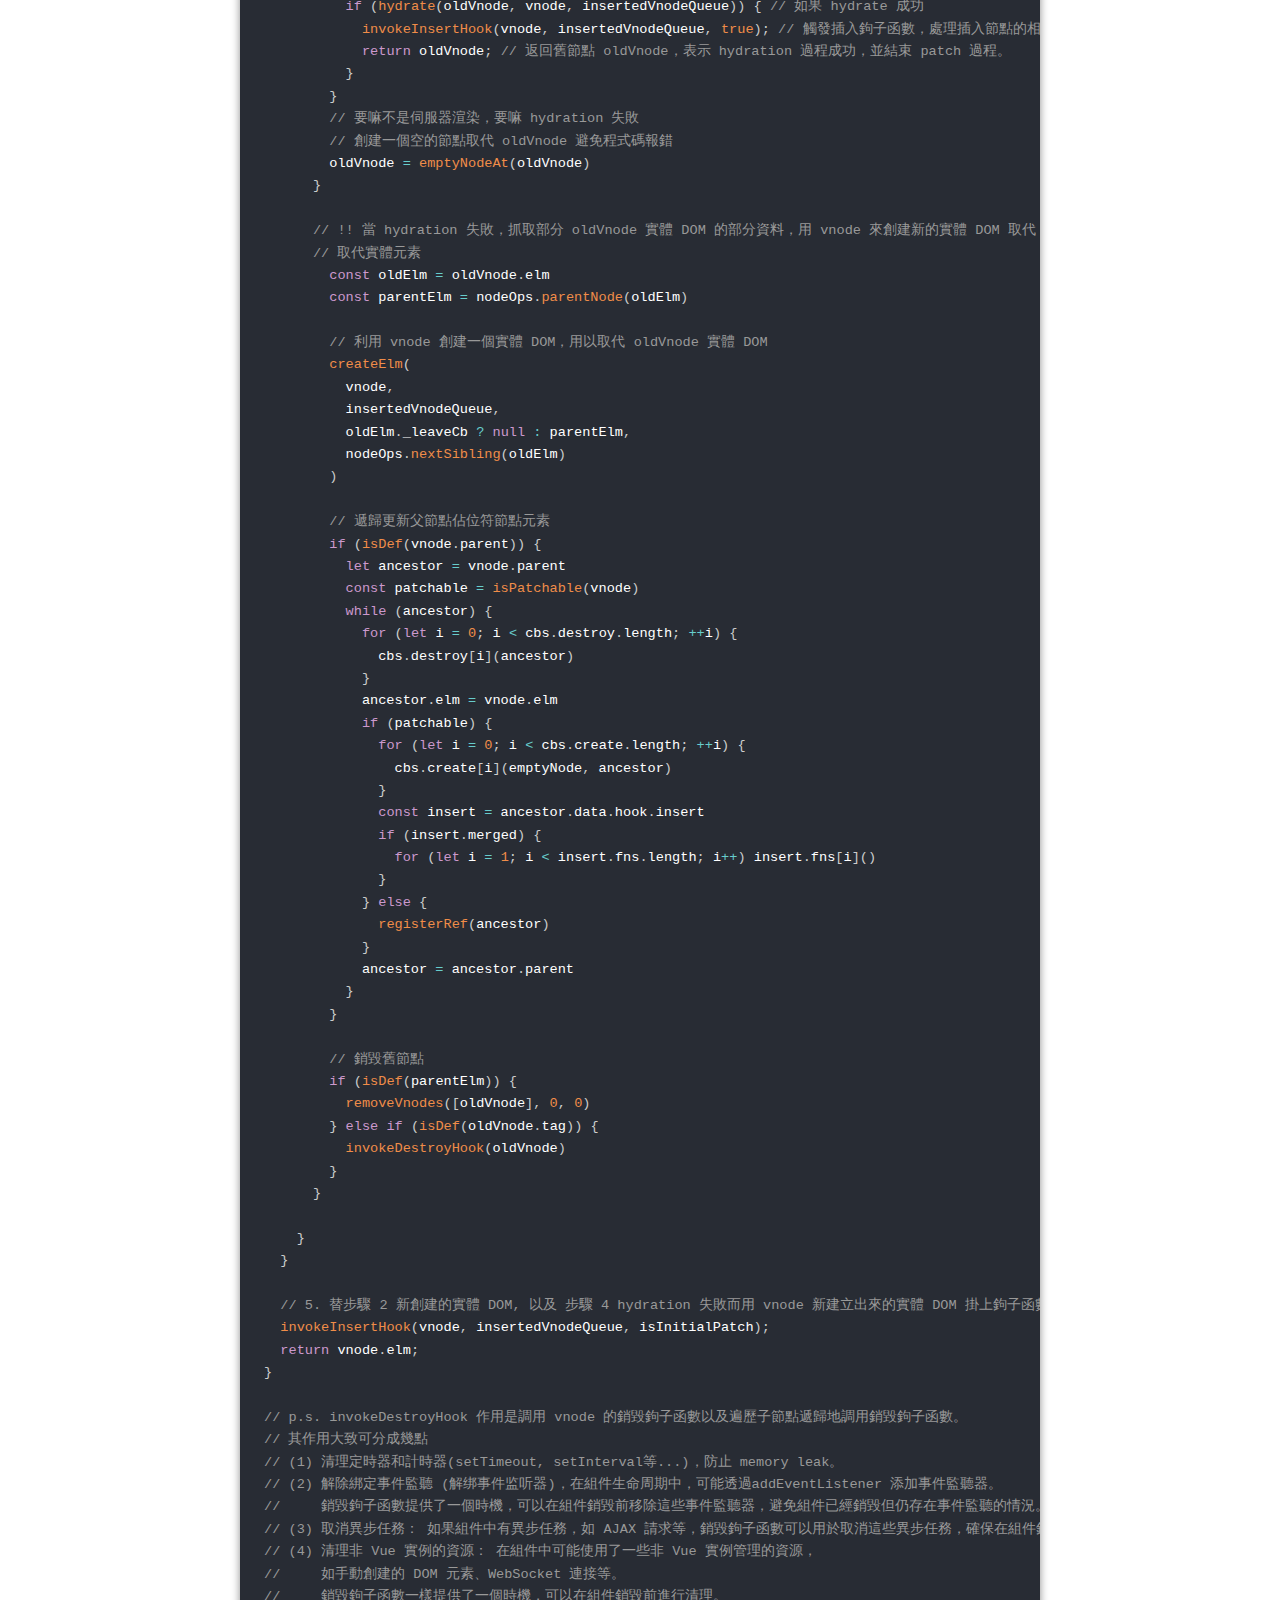
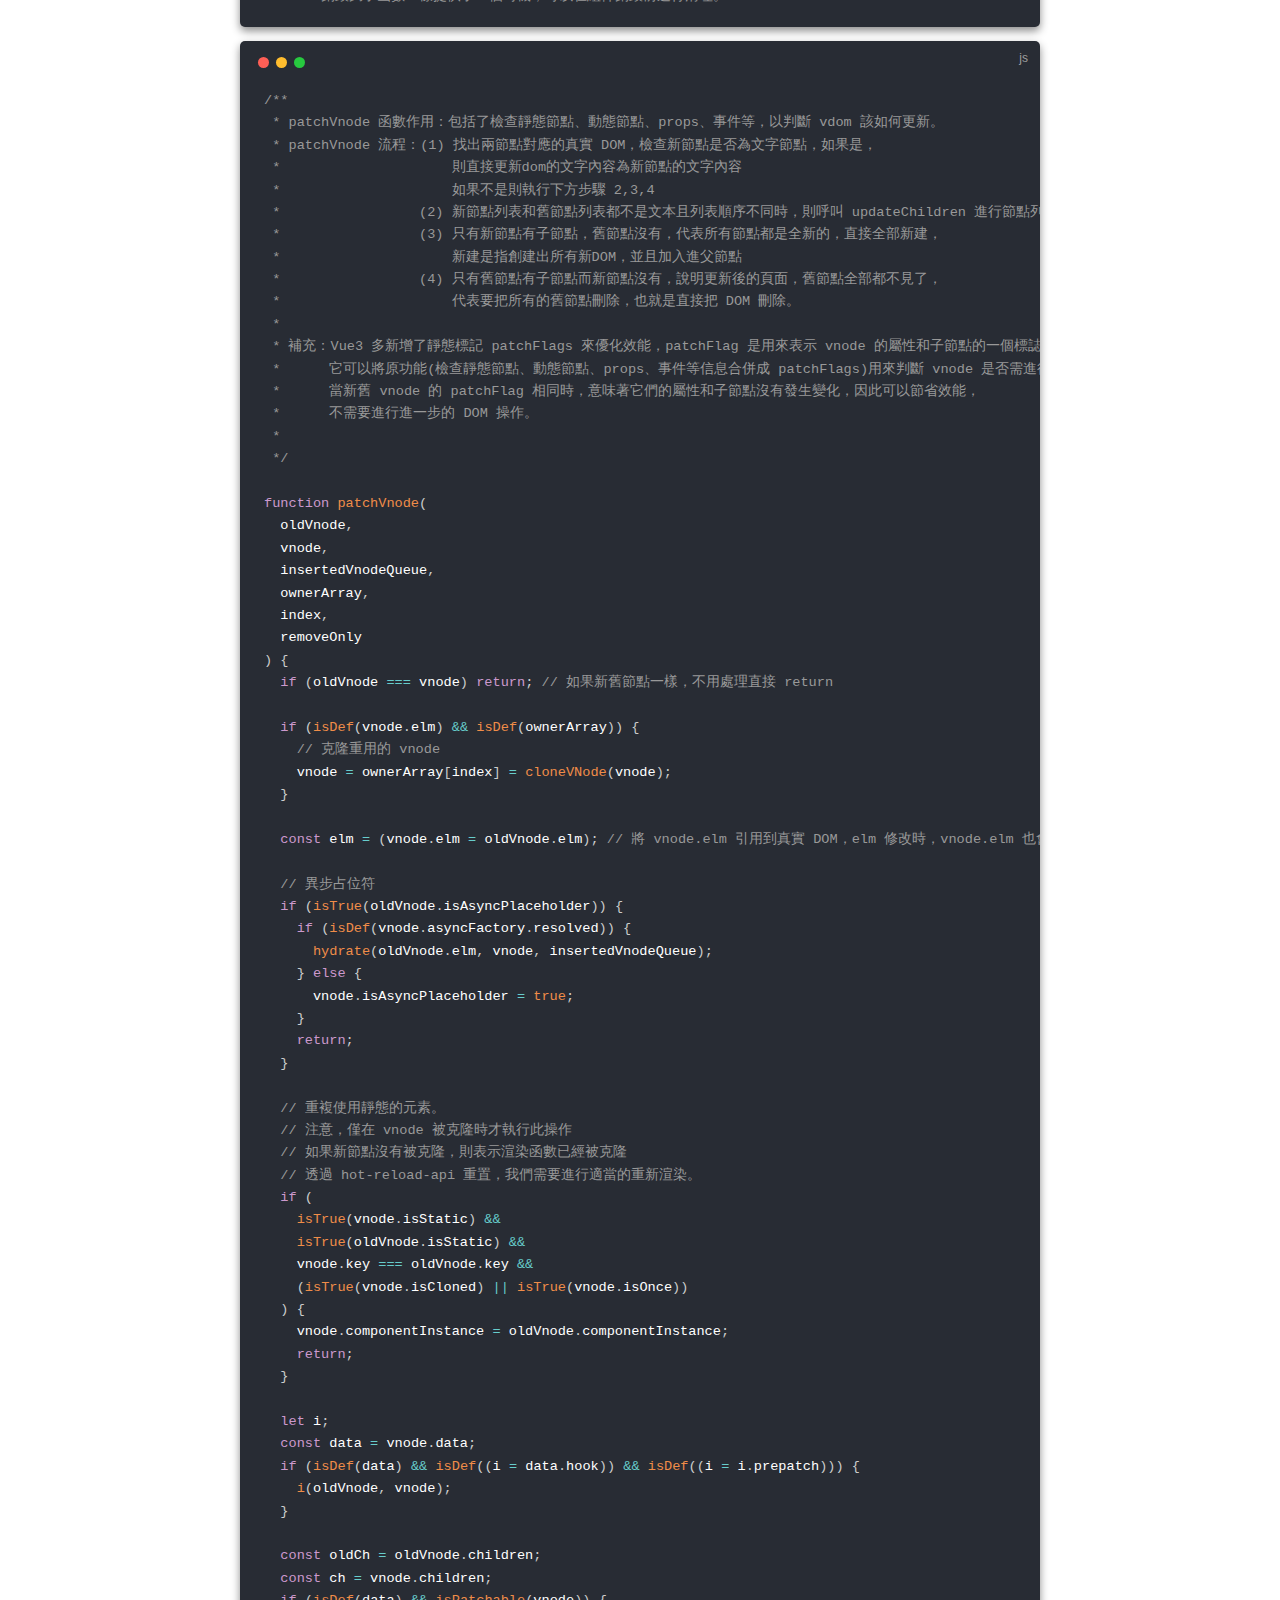
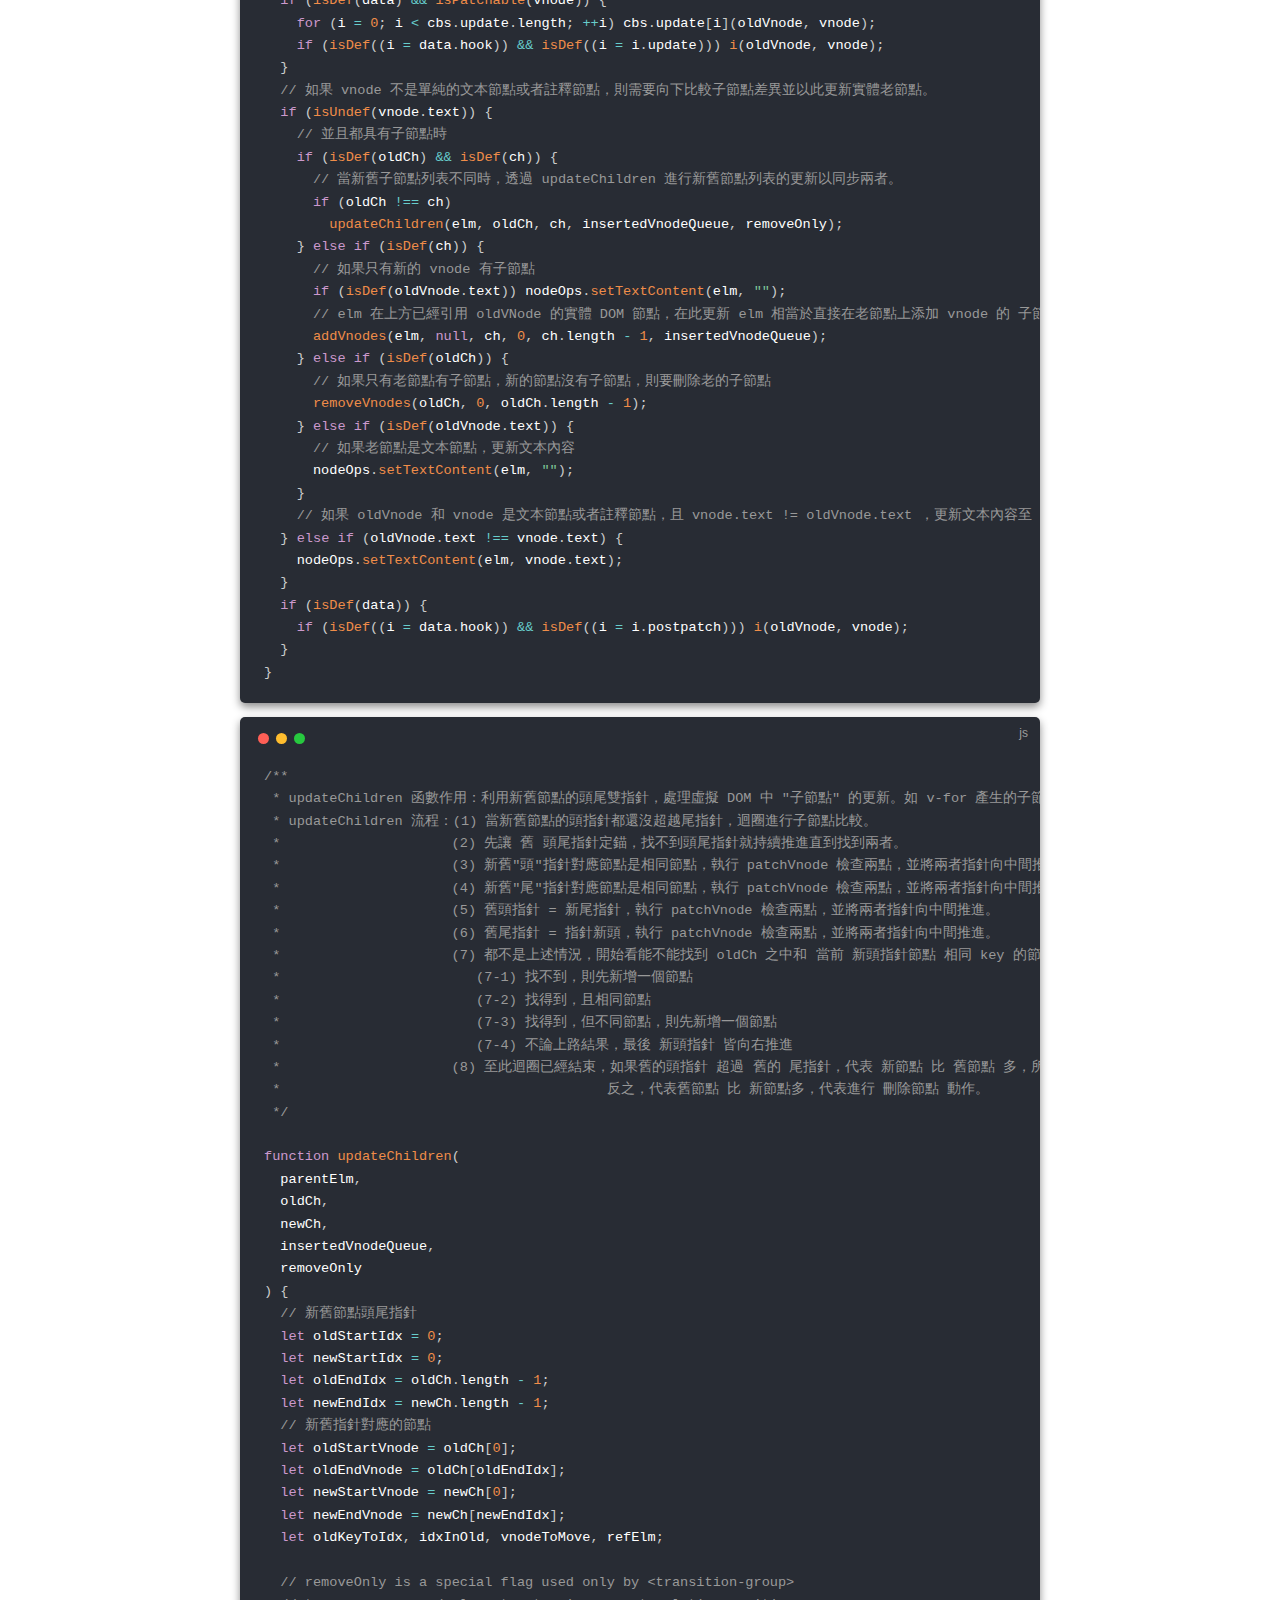
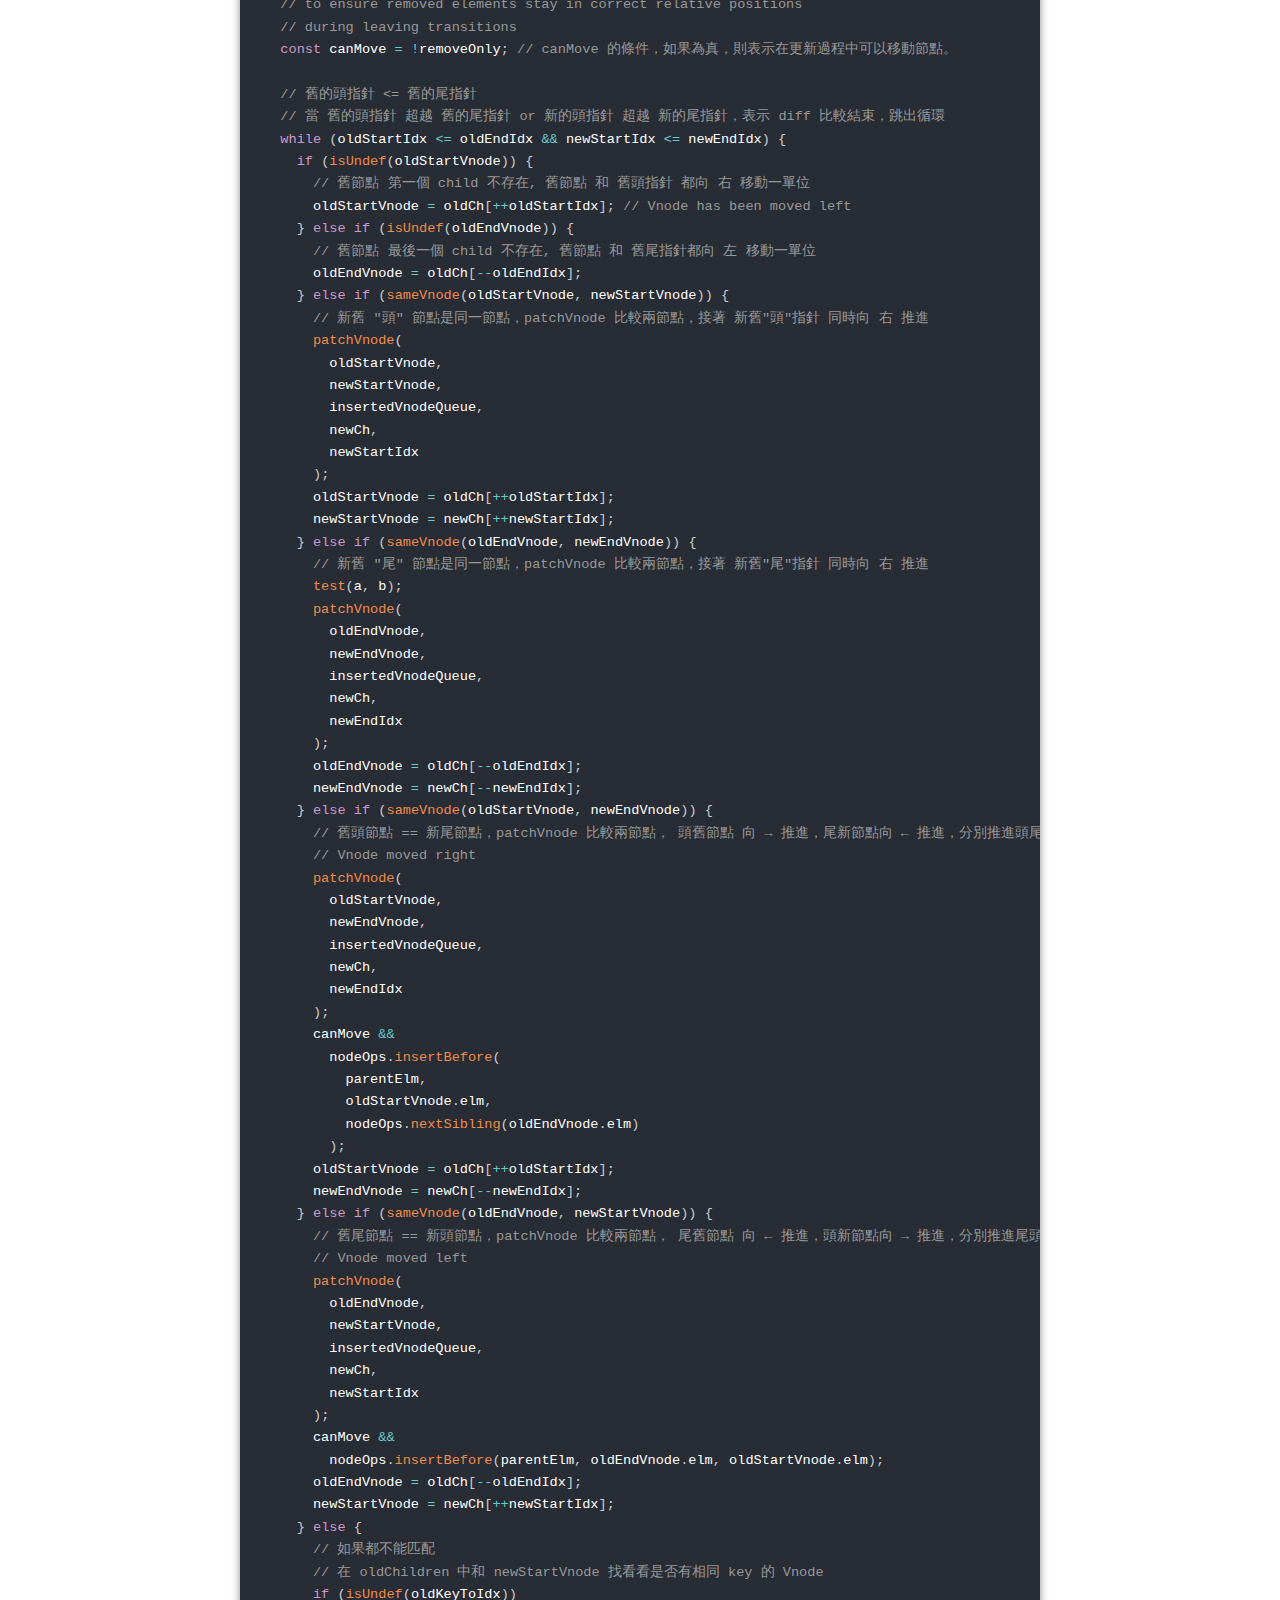
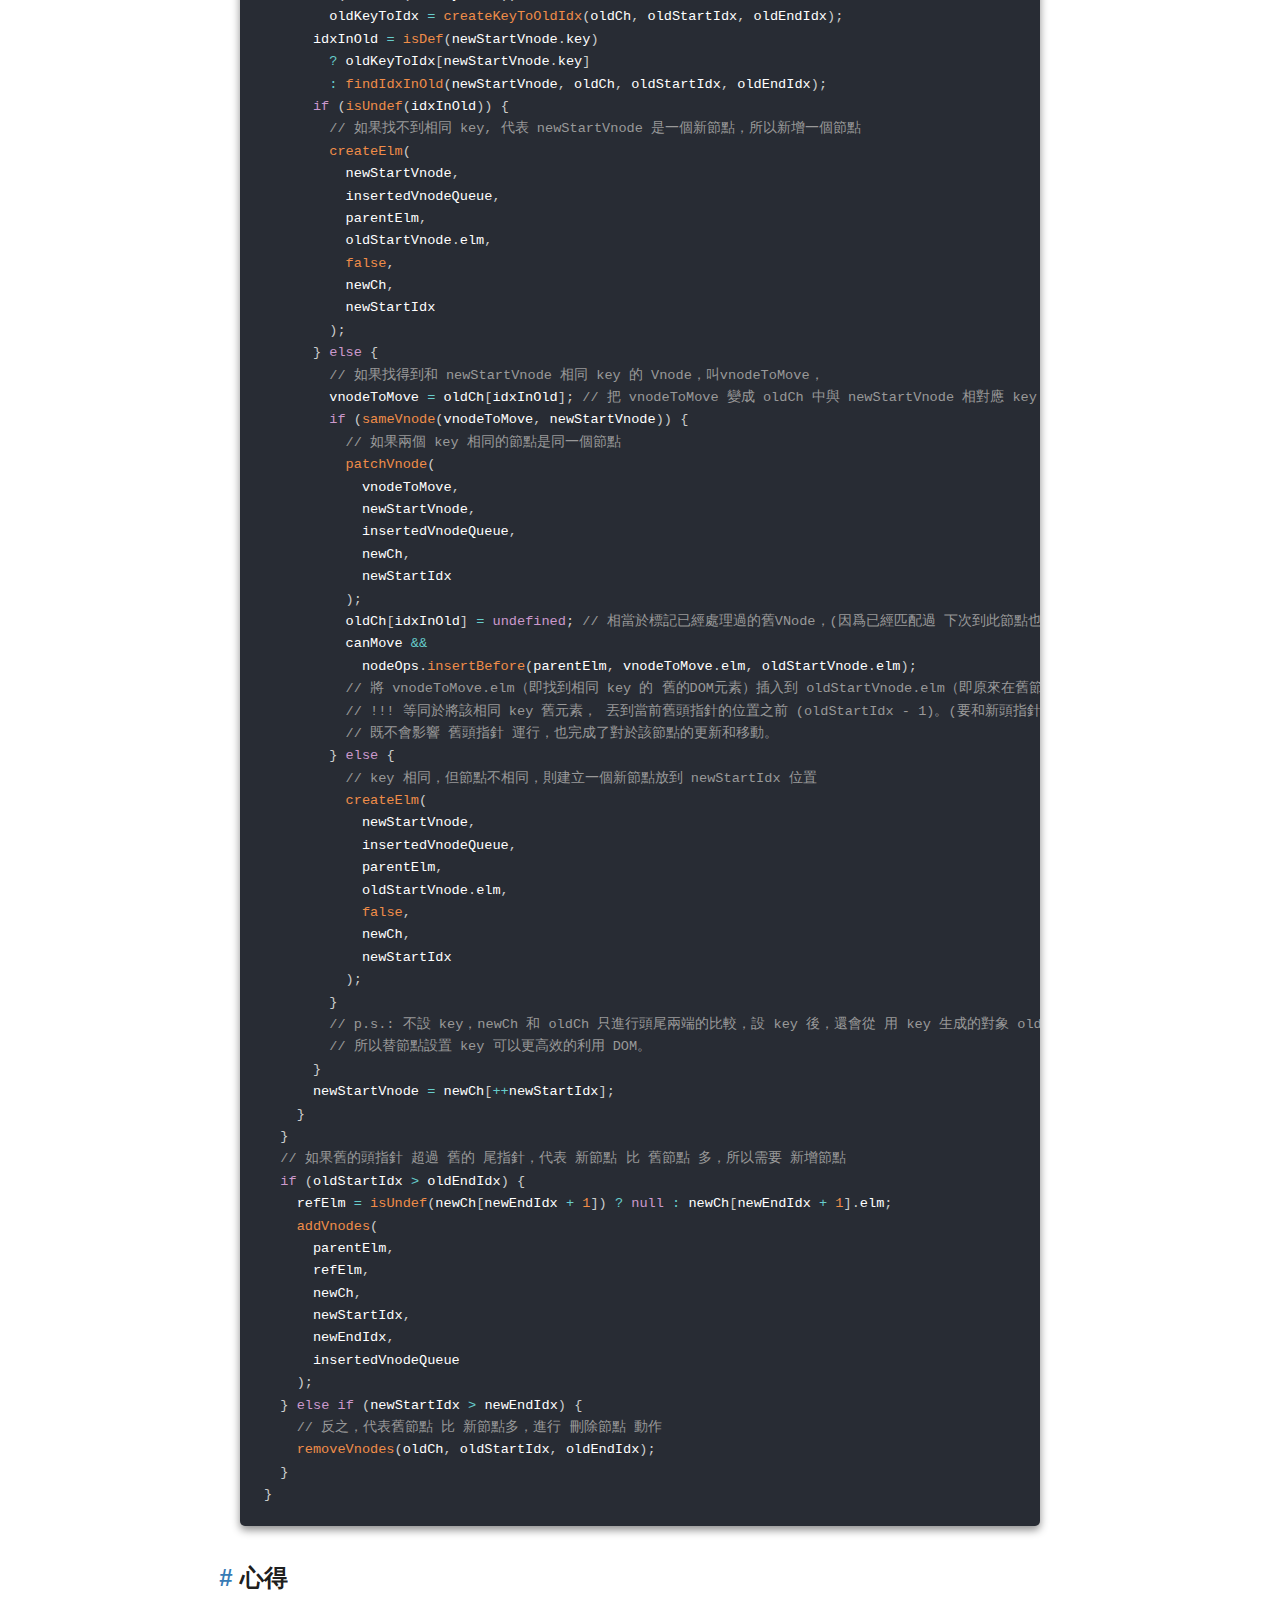
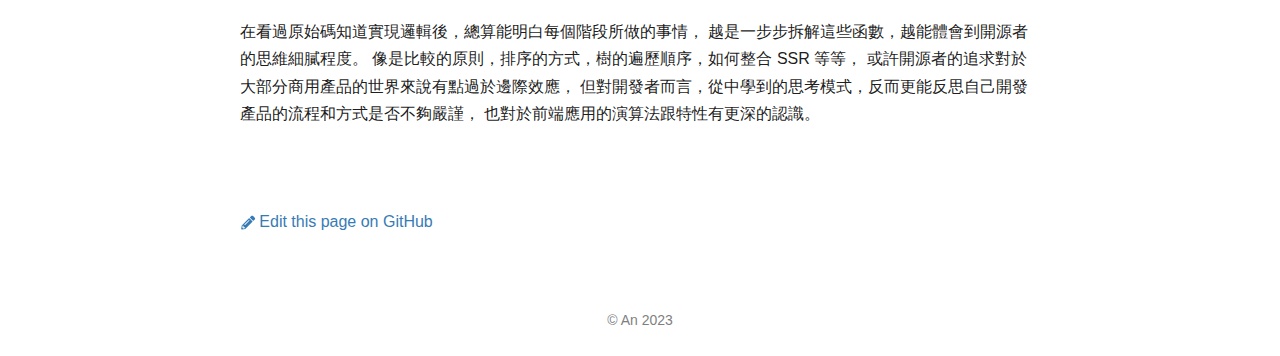
<file: post/2023/12/20/vue-diff-algorithm/index.html>
<!DOCTYPE html>
<html lang="en-US">
  <head>
    <meta charset="utf-8">
    <meta name="viewport" content="width=device-width,initial-scale=1">
    <meta name="generator" content="VuePress 2.0.0-beta.49">
    <style>
      :root {
        --c-bg: #fff;
      }
      html.dark {
        --c-bg: #22272e;
      }
      html, body {
        background-color: var(--c-bg);
      }
    </style>
    <script>
      const userMode = localStorage.getItem('vuepress-color-scheme');
			const systemDarkMode = window.matchMedia && window.matchMedia('(prefers-color-scheme: dark)').matches;
			if (userMode === 'dark' || (userMode !== 'light' && systemDarkMode)) {
				document.documentElement.classList.toggle('dark', true);
			}
    </script>
    <link rel="icon" type="image/png" sizes="16x16" href="/img/logo/favicon-16x16.png"><link rel="icon" type="image/png" sizes="32x32" href="/img/logo/favicon-32x32.png"><meta name="application-name" content="An He"><meta name="apple-mobile-web-app-title" content="An He"><meta name="apple-mobile-web-app-status-bar-style" content="black"><link rel="apple-touch-icon" href="/img/logo/apple-touch-icon.png"><meta name="theme-color" content="#377bb5"><meta name="msapplication-TileColor" content="#377bb5"><title>Vue diff 演算法 | An He</title><meta name="description" content="An He">
    <link rel="modulepreload" href="/assets/app.b8d27d59.js"><link rel="modulepreload" href="/assets/index.html.37b55c81.js"><link rel="modulepreload" href="/assets/index.html.4a4c56e6.js"><link rel="prefetch" href="/assets/index.html.16d49a33.js"><link rel="prefetch" href="/assets/404.html.7c518b82.js"><link rel="prefetch" href="/assets/index.html.28fa388e.js"><link rel="prefetch" href="/assets/index.html.271c9982.js"><link rel="prefetch" href="/assets/index.html.c6b6631b.js"><link rel="prefetch" href="/assets/index.html.e07d945d.js"><link rel="prefetch" href="/assets/index.html.d420c87e.js"><link rel="prefetch" href="/assets/404.html.18eabd1b.js"><link rel="prefetch" href="/assets/index.html.5a446e1a.js"><link rel="prefetch" href="/assets/index.html.f49c6636.js"><link rel="prefetch" href="/assets/index.html.ac49a6ba.js"><link rel="prefetch" href="/assets/index.html.f65951dd.js"><link rel="prefetch" href="/assets/404.058996e1.js"><link rel="prefetch" href="/assets/HomePage.bdf0af6b.js"><link rel="prefetch" href="/assets/Layout.01036ba4.js"><link rel="prefetch" href="/assets/Links.4ed41b59.js"><link rel="prefetch" href="/assets/Post.d7ae302b.js"><link rel="prefetch" href="/assets/Tags.d185a0d8.js">
    <link rel="stylesheet" href="/assets/style.11af2b73.css">
  </head>
  <body>
    <div id="app"><!--[--><div class="theme-container no-sidebar"><!--[--><header class="navbar invert"><span><a href="/" class=""><span class="site-name"></span></a></span><div class="navbar-items-wrapper" style=""><!--[--><!--]--><nav class="navbar-items can-hide"><!--[--><div class="navbar-item"><a href="/" class="" aria-label="Home"><!--[--><!--]--><span class="nav-icon"><svg class="ov-icon" style="font-size:1.2em;" aria-hidden="true" width="19.2" height="19.2" viewBox="-43.52 -43.52 599.04 599.04" fill="currentColor"><path d="M489.2 287.9h-27.4c-2.6 0-4.6 2-4.6 4.6v32h-36.6V146.2c0-2.6-2-4.6-4.6-4.6h-27.4c-2.6 0-4.6 2-4.6 4.6v32h-36.6v-32c0-2.6-2-4.6-4.6-4.6h-27.4c-2.6 0-4.6 2-4.6 4.6v32h-36.6v-32c0-6-8-4.6-11.7-4.6v-38c8.3-2 17.1-3.4 25.7-3.4 10.9 0 20.9 4.3 31.4 4.3 4.6 0 27.7-1.1 27.7-8v-60c0-2.6-2-4.6-4.6-4.6-5.1 0-15.1 4.3-24 4.3-9.7 0-20.9-4.3-32.6-4.3-8 0-16 1.1-23.7 2.9v-4.9c5.4-2.6 9.1-8.3 9.1-14.3 0-20.7-31.4-20.8-31.4 0 0 6 3.7 11.7 9.1 14.3v111.7c-3.7 0-11.7-1.4-11.7 4.6v32h-36.6v-32c0-2.6-2-4.6-4.6-4.6h-27.4c-2.6 0-4.6 2-4.6 4.6v32H128v-32c0-2.6-2-4.6-4.6-4.6H96c-2.6 0-4.6 2-4.6 4.6v178.3H54.8v-32c0-2.6-2-4.6-4.6-4.6H22.8c-2.6 0-4.6 2-4.6 4.6V512h182.9v-96c0-72.6 109.7-72.6 109.7 0v96h182.9V292.5c.1-2.6-1.9-4.6-4.5-4.6zm-288.1-4.5c0 2.6-2 4.6-4.6 4.6h-27.4c-2.6 0-4.6-2-4.6-4.6v-64c0-2.6 2-4.6 4.6-4.6h27.4c2.6 0 4.6 2 4.6 4.6v64zm146.4 0c0 2.6-2 4.6-4.6 4.6h-27.4c-2.6 0-4.6-2-4.6-4.6v-64c0-2.6 2-4.6 4.6-4.6h27.4c2.6 0 4.6 2 4.6 4.6v64z"/></svg></span><span>Home</span><!--[--><!--]--></a></div><div class="navbar-item"><a href="/tags/" class="" aria-label="Tags"><!--[--><!--]--><span class="nav-icon"><svg class="ov-icon" style="font-size:1.2em;" aria-hidden="true" width="19.2" height="19.2" viewBox="-43.52 -43.52 599.04 599.04" fill="currentColor"><path d="M0 252.118V48C0 21.49 21.49 0 48 0h204.118a48 48 0 0133.941 14.059l211.882 211.882c18.745 18.745 18.745 49.137 0 67.882L293.823 497.941c-18.745 18.745-49.137 18.745-67.882 0L14.059 286.059A48 48 0 010 252.118zM112 64c-26.51 0-48 21.49-48 48s21.49 48 48 48 48-21.49 48-48-21.49-48-48-48z"/></svg></span><span>Tags</span><!--[--><!--]--></a></div><div class="navbar-item"><a href="/links/" class="" aria-label="Links"><!--[--><!--]--><span class="nav-icon"><svg class="ov-icon" style="font-size:1.2em;" aria-hidden="true" width="19.2" height="19.2" viewBox="-43.52 -43.52 599.04 599.04" fill="currentColor"><path d="M305.45 462.59c7.391 7.298 6.188 20.097-3 25.004-77.714 41.802-176.726 29.91-242.344-35.709-65.602-65.603-77.51-164.523-35.692-242.331 4.891-9.095 17.69-10.298 25.003-3l116.812 116.813 27.394-27.394c-.688-2.61-1.594-5.001-1.594-7.814a32.004 32.004 0 1132.004 32.005c-2.797 0-5.204-.891-7.798-1.594l-27.41 27.41zm206.526-159.523a16.103 16.103 0 01-16.002 17.003H463.86a15.97 15.97 0 01-15.892-15.002C440.467 175.549 336.453 70.534 207.03 63.533a15.845 15.845 0 01-15.002-15.908V16.027A16.094 16.094 0 01209.03.024C372.255 8.62 503.475 139.841 511.976 303.067zm-96.012-.297a16.21 16.21 0 01-16.112 17.3h-32.207a16.069 16.069 0 01-15.893-14.705c-6.907-77.011-68.118-138.91-144.924-145.224a15.94 15.94 0 01-14.8-15.893v-32.114a16.134 16.134 0 0117.3-16.096c110.123 8.501 198.228 96.607 206.636 206.732z"/></svg></span><span>Links</span><!--[--><!--]--></a></div><div class="navbar-item"><a class="external-link" href="https://reurl.cc/rLA5Lb" rel="noopener noreferrer" target="_blank" aria-label="Resume"><!--[--><!--]--><span class="nav-icon"><svg class="ov-icon" style="font-size:1.2em;" aria-hidden="true" width="19.2" height="19.2" viewBox="-43.52 -43.52 599.04 599.04" fill="currentColor"><path d="M256 224c-79.41 0-192 122.76-192 200.25 0 34.9 26.81 55.75 71.74 55.75 48.84 0 81.09-25.08 120.26-25.08 39.51 0 71.85 25.08 120.26 25.08 44.93 0 71.74-20.85 71.74-55.75C448 346.76 335.41 224 256 224zm-147.28-12.61c-10.4-34.65-42.44-57.09-71.56-50.13-29.12 6.96-44.29 40.69-33.89 75.34 10.4 34.65 42.44 57.09 71.56 50.13 29.12-6.96 44.29-40.69 33.89-75.34zm84.72-20.78c30.94-8.14 46.42-49.94 34.58-93.36s-46.52-72.01-77.46-63.87-46.42 49.94-34.58 93.36c11.84 43.42 46.53 72.02 77.46 63.87zm281.39-29.34c-29.12-6.96-61.15 15.48-71.56 50.13-10.4 34.65 4.77 68.38 33.89 75.34 29.12 6.96 61.15-15.48 71.56-50.13 10.4-34.65-4.77-68.38-33.89-75.34zm-156.27 29.34c30.94 8.14 65.62-20.45 77.46-63.87 11.84-43.42-3.64-85.21-34.58-93.36s-65.62 20.45-77.46 63.87c-11.84 43.42 3.64 85.22 34.58 93.36z"/></svg></span><span>Resume</span><!--[--><!--]--></a></div><div class="navbar-item"><a class="external-link" href="https://an-0611.github.io/personal-website-gcp-backup/#/vocabulary" rel="noopener noreferrer" target="_blank" aria-label="Vocabulary"><!--[--><!--]--><span class="nav-icon"><svg class="ov-icon" style="font-size:1.2em;" aria-hidden="true" width="19.2" height="19.2" viewBox="-1.6 -1.6 19.2 19.2" fill="currentColor"><path fill-rule="evenodd" d="M14.064 0a8.75 8.75 0 00-6.187 2.563l-.459.458c-.314.314-.616.641-.904.979H3.31a1.75 1.75 0 00-1.49.833L.11 7.607a.75.75 0 00.418 1.11l3.102.954c.037.051.079.1.124.145l2.429 2.428c.046.046.094.088.145.125l.954 3.102a.75.75 0 001.11.418l2.774-1.707a1.75 1.75 0 00.833-1.49V9.485c.338-.288.665-.59.979-.904l.458-.459A8.75 8.75 0 0016 1.936V1.75A1.75 1.75 0 0014.25 0h-.186zM10.5 10.625c-.088.06-.177.118-.266.175l-2.35 1.521.548 1.783 1.949-1.2a.25.25 0 00.119-.213v-2.066zM3.678 8.116L5.2 5.766c.058-.09.117-.178.176-.266H3.309a.25.25 0 00-.213.119l-1.2 1.95 1.782.547zm5.26-4.493A7.25 7.25 0 0114.063 1.5h.186a.25.25 0 01.25.25v.186a7.25 7.25 0 01-2.123 5.127l-.459.458a15.21 15.21 0 01-2.499 2.02l-2.317 1.5-2.143-2.143 1.5-2.317a15.25 15.25 0 012.02-2.5l.458-.458h.002zM12 5a1 1 0 11-2 0 1 1 0 012 0zm-8.44 9.56a1.5 1.5 0 10-2.12-2.12c-.734.73-1.047 2.332-1.15 3.003a.23.23 0 00.265.265c.671-.103 2.273-.416 3.005-1.148z"/></svg></span><span>Vocabulary</span><!--[--><!--]--></a></div><div class="navbar-item"><a class="external-link" href="https://an-0611.github.io/personal-website-gcp-backup/#/ig-lottery" rel="noopener noreferrer" target="_blank" aria-label="IG-lottery"><!--[--><!--]--><span class="nav-icon"><svg class="ov-icon" style="font-size:1.2em;" aria-hidden="true" width="19.2" height="19.2" viewBox="-1.6 -1.6 19.2 19.2" fill="currentColor"><path fill-rule="evenodd" d="M14.064 0a8.75 8.75 0 00-6.187 2.563l-.459.458c-.314.314-.616.641-.904.979H3.31a1.75 1.75 0 00-1.49.833L.11 7.607a.75.75 0 00.418 1.11l3.102.954c.037.051.079.1.124.145l2.429 2.428c.046.046.094.088.145.125l.954 3.102a.75.75 0 001.11.418l2.774-1.707a1.75 1.75 0 00.833-1.49V9.485c.338-.288.665-.59.979-.904l.458-.459A8.75 8.75 0 0016 1.936V1.75A1.75 1.75 0 0014.25 0h-.186zM10.5 10.625c-.088.06-.177.118-.266.175l-2.35 1.521.548 1.783 1.949-1.2a.25.25 0 00.119-.213v-2.066zM3.678 8.116L5.2 5.766c.058-.09.117-.178.176-.266H3.309a.25.25 0 00-.213.119l-1.2 1.95 1.782.547zm5.26-4.493A7.25 7.25 0 0114.063 1.5h.186a.25.25 0 01.25.25v.186a7.25 7.25 0 01-2.123 5.127l-.459.458a15.21 15.21 0 01-2.499 2.02l-2.317 1.5-2.143-2.143 1.5-2.317a15.25 15.25 0 012.02-2.5l.458-.458h.002zM12 5a1 1 0 11-2 0 1 1 0 012 0zm-8.44 9.56a1.5 1.5 0 10-2.12-2.12c-.734.73-1.047 2.332-1.15 3.003a.23.23 0 00.265.265c.671-.103 2.273-.416 3.005-1.148z"/></svg></span><span>IG-lottery</span><!--[--><!--]--></a></div><!--]--><div class="navbar-item"><a style="cursor:pointer;"><span class="nav-icon"><svg class="ov-icon" style="font-size:1.2em;" aria-hidden="true" width="19.2" height="19.2" viewBox="0 0 24 24" fill="currentColor"><path fill="none" d="M0 0h24v24H0z"/><path d="M11 2c4.968 0 9 4.032 9 9s-4.032 9-9 9-9-4.032-9-9 4.032-9 9-9zm0 16c3.867 0 7-3.133 7-7 0-3.868-3.133-7-7-7-3.868 0-7 3.132-7 7 0 3.867 3.132 7 7 7zm8.485.071l2.829 2.828-1.415 1.415-2.828-2.829 1.414-1.414z"/></svg></span><span>Search</span></a></div></nav><!--[--><!--]--><!----></div></header><!--]--><div class="sidebar-mask"></div><!--[--><aside class="sidebar"><nav class="navbar-items"><!--[--><div class="navbar-item"><a href="/" class="" aria-label="Home"><!--[--><!--]--><span class="nav-icon"><svg class="ov-icon" style="font-size:1.2em;" aria-hidden="true" width="19.2" height="19.2" viewBox="-43.52 -43.52 599.04 599.04" fill="currentColor"><path d="M489.2 287.9h-27.4c-2.6 0-4.6 2-4.6 4.6v32h-36.6V146.2c0-2.6-2-4.6-4.6-4.6h-27.4c-2.6 0-4.6 2-4.6 4.6v32h-36.6v-32c0-2.6-2-4.6-4.6-4.6h-27.4c-2.6 0-4.6 2-4.6 4.6v32h-36.6v-32c0-6-8-4.6-11.7-4.6v-38c8.3-2 17.1-3.4 25.7-3.4 10.9 0 20.9 4.3 31.4 4.3 4.6 0 27.7-1.1 27.7-8v-60c0-2.6-2-4.6-4.6-4.6-5.1 0-15.1 4.3-24 4.3-9.7 0-20.9-4.3-32.6-4.3-8 0-16 1.1-23.7 2.9v-4.9c5.4-2.6 9.1-8.3 9.1-14.3 0-20.7-31.4-20.8-31.4 0 0 6 3.7 11.7 9.1 14.3v111.7c-3.7 0-11.7-1.4-11.7 4.6v32h-36.6v-32c0-2.6-2-4.6-4.6-4.6h-27.4c-2.6 0-4.6 2-4.6 4.6v32H128v-32c0-2.6-2-4.6-4.6-4.6H96c-2.6 0-4.6 2-4.6 4.6v178.3H54.8v-32c0-2.6-2-4.6-4.6-4.6H22.8c-2.6 0-4.6 2-4.6 4.6V512h182.9v-96c0-72.6 109.7-72.6 109.7 0v96h182.9V292.5c.1-2.6-1.9-4.6-4.5-4.6zm-288.1-4.5c0 2.6-2 4.6-4.6 4.6h-27.4c-2.6 0-4.6-2-4.6-4.6v-64c0-2.6 2-4.6 4.6-4.6h27.4c2.6 0 4.6 2 4.6 4.6v64zm146.4 0c0 2.6-2 4.6-4.6 4.6h-27.4c-2.6 0-4.6-2-4.6-4.6v-64c0-2.6 2-4.6 4.6-4.6h27.4c2.6 0 4.6 2 4.6 4.6v64z"/></svg></span><span>Home</span><!--[--><!--]--></a></div><div class="navbar-item"><a href="/tags/" class="" aria-label="Tags"><!--[--><!--]--><span class="nav-icon"><svg class="ov-icon" style="font-size:1.2em;" aria-hidden="true" width="19.2" height="19.2" viewBox="-43.52 -43.52 599.04 599.04" fill="currentColor"><path d="M0 252.118V48C0 21.49 21.49 0 48 0h204.118a48 48 0 0133.941 14.059l211.882 211.882c18.745 18.745 18.745 49.137 0 67.882L293.823 497.941c-18.745 18.745-49.137 18.745-67.882 0L14.059 286.059A48 48 0 010 252.118zM112 64c-26.51 0-48 21.49-48 48s21.49 48 48 48 48-21.49 48-48-21.49-48-48-48z"/></svg></span><span>Tags</span><!--[--><!--]--></a></div><div class="navbar-item"><a href="/links/" class="" aria-label="Links"><!--[--><!--]--><span class="nav-icon"><svg class="ov-icon" style="font-size:1.2em;" aria-hidden="true" width="19.2" height="19.2" viewBox="-43.52 -43.52 599.04 599.04" fill="currentColor"><path d="M305.45 462.59c7.391 7.298 6.188 20.097-3 25.004-77.714 41.802-176.726 29.91-242.344-35.709-65.602-65.603-77.51-164.523-35.692-242.331 4.891-9.095 17.69-10.298 25.003-3l116.812 116.813 27.394-27.394c-.688-2.61-1.594-5.001-1.594-7.814a32.004 32.004 0 1132.004 32.005c-2.797 0-5.204-.891-7.798-1.594l-27.41 27.41zm206.526-159.523a16.103 16.103 0 01-16.002 17.003H463.86a15.97 15.97 0 01-15.892-15.002C440.467 175.549 336.453 70.534 207.03 63.533a15.845 15.845 0 01-15.002-15.908V16.027A16.094 16.094 0 01209.03.024C372.255 8.62 503.475 139.841 511.976 303.067zm-96.012-.297a16.21 16.21 0 01-16.112 17.3h-32.207a16.069 16.069 0 01-15.893-14.705c-6.907-77.011-68.118-138.91-144.924-145.224a15.94 15.94 0 01-14.8-15.893v-32.114a16.134 16.134 0 0117.3-16.096c110.123 8.501 198.228 96.607 206.636 206.732z"/></svg></span><span>Links</span><!--[--><!--]--></a></div><div class="navbar-item"><a class="external-link" href="https://reurl.cc/rLA5Lb" rel="noopener noreferrer" target="_blank" aria-label="Resume"><!--[--><!--]--><span class="nav-icon"><svg class="ov-icon" style="font-size:1.2em;" aria-hidden="true" width="19.2" height="19.2" viewBox="-43.52 -43.52 599.04 599.04" fill="currentColor"><path d="M256 224c-79.41 0-192 122.76-192 200.25 0 34.9 26.81 55.75 71.74 55.75 48.84 0 81.09-25.08 120.26-25.08 39.51 0 71.85 25.08 120.26 25.08 44.93 0 71.74-20.85 71.74-55.75C448 346.76 335.41 224 256 224zm-147.28-12.61c-10.4-34.65-42.44-57.09-71.56-50.13-29.12 6.96-44.29 40.69-33.89 75.34 10.4 34.65 42.44 57.09 71.56 50.13 29.12-6.96 44.29-40.69 33.89-75.34zm84.72-20.78c30.94-8.14 46.42-49.94 34.58-93.36s-46.52-72.01-77.46-63.87-46.42 49.94-34.58 93.36c11.84 43.42 46.53 72.02 77.46 63.87zm281.39-29.34c-29.12-6.96-61.15 15.48-71.56 50.13-10.4 34.65 4.77 68.38 33.89 75.34 29.12 6.96 61.15-15.48 71.56-50.13 10.4-34.65-4.77-68.38-33.89-75.34zm-156.27 29.34c30.94 8.14 65.62-20.45 77.46-63.87 11.84-43.42-3.64-85.21-34.58-93.36s-65.62 20.45-77.46 63.87c-11.84 43.42 3.64 85.22 34.58 93.36z"/></svg></span><span>Resume</span><!--[--><!--]--></a></div><div class="navbar-item"><a class="external-link" href="https://an-0611.github.io/personal-website-gcp-backup/#/vocabulary" rel="noopener noreferrer" target="_blank" aria-label="Vocabulary"><!--[--><!--]--><span class="nav-icon"><svg class="ov-icon" style="font-size:1.2em;" aria-hidden="true" width="19.2" height="19.2" viewBox="-1.6 -1.6 19.2 19.2" fill="currentColor"><path fill-rule="evenodd" d="M14.064 0a8.75 8.75 0 00-6.187 2.563l-.459.458c-.314.314-.616.641-.904.979H3.31a1.75 1.75 0 00-1.49.833L.11 7.607a.75.75 0 00.418 1.11l3.102.954c.037.051.079.1.124.145l2.429 2.428c.046.046.094.088.145.125l.954 3.102a.75.75 0 001.11.418l2.774-1.707a1.75 1.75 0 00.833-1.49V9.485c.338-.288.665-.59.979-.904l.458-.459A8.75 8.75 0 0016 1.936V1.75A1.75 1.75 0 0014.25 0h-.186zM10.5 10.625c-.088.06-.177.118-.266.175l-2.35 1.521.548 1.783 1.949-1.2a.25.25 0 00.119-.213v-2.066zM3.678 8.116L5.2 5.766c.058-.09.117-.178.176-.266H3.309a.25.25 0 00-.213.119l-1.2 1.95 1.782.547zm5.26-4.493A7.25 7.25 0 0114.063 1.5h.186a.25.25 0 01.25.25v.186a7.25 7.25 0 01-2.123 5.127l-.459.458a15.21 15.21 0 01-2.499 2.02l-2.317 1.5-2.143-2.143 1.5-2.317a15.25 15.25 0 012.02-2.5l.458-.458h.002zM12 5a1 1 0 11-2 0 1 1 0 012 0zm-8.44 9.56a1.5 1.5 0 10-2.12-2.12c-.734.73-1.047 2.332-1.15 3.003a.23.23 0 00.265.265c.671-.103 2.273-.416 3.005-1.148z"/></svg></span><span>Vocabulary</span><!--[--><!--]--></a></div><div class="navbar-item"><a class="external-link" href="https://an-0611.github.io/personal-website-gcp-backup/#/ig-lottery" rel="noopener noreferrer" target="_blank" aria-label="IG-lottery"><!--[--><!--]--><span class="nav-icon"><svg class="ov-icon" style="font-size:1.2em;" aria-hidden="true" width="19.2" height="19.2" viewBox="-1.6 -1.6 19.2 19.2" fill="currentColor"><path fill-rule="evenodd" d="M14.064 0a8.75 8.75 0 00-6.187 2.563l-.459.458c-.314.314-.616.641-.904.979H3.31a1.75 1.75 0 00-1.49.833L.11 7.607a.75.75 0 00.418 1.11l3.102.954c.037.051.079.1.124.145l2.429 2.428c.046.046.094.088.145.125l.954 3.102a.75.75 0 001.11.418l2.774-1.707a1.75 1.75 0 00.833-1.49V9.485c.338-.288.665-.59.979-.904l.458-.459A8.75 8.75 0 0016 1.936V1.75A1.75 1.75 0 0014.25 0h-.186zM10.5 10.625c-.088.06-.177.118-.266.175l-2.35 1.521.548 1.783 1.949-1.2a.25.25 0 00.119-.213v-2.066zM3.678 8.116L5.2 5.766c.058-.09.117-.178.176-.266H3.309a.25.25 0 00-.213.119l-1.2 1.95 1.782.547zm5.26-4.493A7.25 7.25 0 0114.063 1.5h.186a.25.25 0 01.25.25v.186a7.25 7.25 0 01-2.123 5.127l-.459.458a15.21 15.21 0 01-2.499 2.02l-2.317 1.5-2.143-2.143 1.5-2.317a15.25 15.25 0 012.02-2.5l.458-.458h.002zM12 5a1 1 0 11-2 0 1 1 0 012 0zm-8.44 9.56a1.5 1.5 0 10-2.12-2.12c-.734.73-1.047 2.332-1.15 3.003a.23.23 0 00.265.265c.671-.103 2.273-.416 3.005-1.148z"/></svg></span><span>IG-lottery</span><!--[--><!--]--></a></div><!--]--><div class="navbar-item"><a style="cursor:pointer;"><span class="nav-icon"><svg class="ov-icon" style="font-size:1.2em;" aria-hidden="true" width="19.2" height="19.2" viewBox="0 0 24 24" fill="currentColor"><path fill="none" d="M0 0h24v24H0z"/><path d="M11 2c4.968 0 9 4.032 9 9s-4.032 9-9 9-9-4.032-9-9 4.032-9 9-9zm0 16c3.867 0 7-3.133 7-7 0-3.868-3.133-7-7-7-3.868 0-7 3.132-7 7 0 3.867 3.132 7 7 7zm8.485.071l2.829 2.828-1.415 1.415-2.828-2.829 1.414-1.414z"/></svg></span><span>Search</span></a></div></nav><!--[--><!--]--><!----><!--[--><!--]--></aside><!--]--><div class="page-content"><!--[--><div class="show-catalog post-wrapper"><div class="article-header post-header" style=""><!----><div class="article-header-content"><div class="article-tags"><!--[--><a href="/tags/diff-algorithm/" class="article-tag">Diff algorithm</a><!--]--></div><h1 class="article-title">Vue diff 演算法</h1><p class="article-subtitle">Diff algorithm in vue</p><div class="article-icons"><div class="article-icon"><svg class="ov-icon" style="font-size:1.2em;" aria-hidden="true" width="19.2" height="19.2" viewBox="-75.52 -43.52 599.04 599.04" fill="currentColor"><path d="M313.6 304c-28.7 0-42.5 16-89.6 16-47.1 0-60.8-16-89.6-16C60.2 304 0 364.2 0 438.4V464c0 26.5 21.5 48 48 48h352c26.5 0 48-21.5 48-48v-25.6c0-74.2-60.2-134.4-134.4-134.4zM400 464H48v-25.6c0-47.6 38.8-86.4 86.4-86.4 14.6 0 38.3 16 89.6 16 51.7 0 74.9-16 89.6-16 47.6 0 86.4 38.8 86.4 86.4V464zM224 288c79.5 0 144-64.5 144-144S303.5 0 224 0 80 64.5 80 144s64.5 144 144 144zm0-240c52.9 0 96 43.1 96 96s-43.1 96-96 96-96-43.1-96-96 43.1-96 96-96z"/></svg><span>Hean</span></div><div class="article-icon"><svg class="ov-icon" style="font-size:1.2em;" aria-hidden="true" width="19.2" height="19.2" viewBox="-75.52 -43.52 599.04 599.04" fill="currentColor"><path d="M400 64h-48V12c0-6.6-5.4-12-12-12h-40c-6.6 0-12 5.4-12 12v52H160V12c0-6.6-5.4-12-12-12h-40c-6.6 0-12 5.4-12 12v52H48C21.5 64 0 85.5 0 112v352c0 26.5 21.5 48 48 48h352c26.5 0 48-21.5 48-48V112c0-26.5-21.5-48-48-48zm-6 400H54c-3.3 0-6-2.7-6-6V160h352v298c0 3.3-2.7 6-6 6z"/></svg><span>2023-12-20</span></div><div class="article-icon"><svg class="ov-icon" style="font-size:1.2em;" aria-hidden="true" width="19.2" height="19.2" viewBox="0 0 24 24" fill="currentColor"><path fill="none" d="M0 0h24v24H0z"/><path d="M17.618 5.968l1.453-1.453 1.414 1.414-1.453 1.453a9 9 0 11-1.414-1.414zM12 20a7 7 0 100-14 7 7 0 000 14zM11 8h2v6h-2V8zM8 1h8v2H8V1z"/></svg><span>20 min</span></div></div></div><!----></div><main class="page post-content"><!--[--><!--]--><div class="theme-gungnir-content"><!--[--><!--]--><div><h2 id="vue-diff-演算法" tabindex="-1"><a class="header-anchor" href="#vue-diff-演算法" aria-hidden="true">#</a> Vue diff 演算法</h2><p><a href="https://github.com/vuejs/vue/blob/dev/src/core/vdom/patch.js" target="_blank" rel="noopener noreferrer">source code</a></p><h3 id="說明" tabindex="-1"><a class="header-anchor" href="#說明" aria-hidden="true">#</a> 說明</h3><ul><li><p>diff 演算法是一種<!---->的高效能演算法。</p></li><li><p>diff 演算法作用於<!---->。</p></li><li><p>採用 雙指针 的策略可以在不需要遍歷整個樹的情況下，就地更新 DOM，以提高性能。避免了不必要的 DOM 操作。(主要樹節點 patchFlag 若相同, 代表下方節點就不用再更新)</p></li><li><p>其有兩個特點：</p><ol><li><!---->。 </li><li><!----></li></ol></li></ul><h3 id="解析流程" tabindex="-1"><a class="header-anchor" href="#解析流程" aria-hidden="true">#</a> 解析流程</h3><p>主要由三個函數嵌套組成：</p><p>第一層 patch： patch 函數會找出新舊節點差異，<!----> 若新舊節點皆為虛擬節點，則使用 patchVnode 函數向下比較子節點差異。</p><p>第二層 patchVnode： <!---->，都是文本則單純更新文本，<!---->。 當新的 VNode 列表和舊的 VNode 列表中的某些 VNode 不匹配時，則觸發 updateChildren 協調新舊子節點的變化確保虛擬 DOM 與實際 DOM 同步。</p><p>第三層 updateChildren： <!----> 該函數會遍歷新的 VNode 列表，並嘗試在舊的 VNode 列表中找到匹配的 VNode。 會先<!---->，同時也作為節點更新的錨點，會將新的 VNode 列表中的順序和舊的 VNode 列表中的順序不一致時進行重排，確保元素在 DOM 中的順序正確。<!---->同時也會處理 新增的 VNode 和被刪除的 VNode。對於新增的 VNode，會進行創建和插入操作；對於被刪除的 VNode，會進行移除操作。</p><p>最終經過上述各項更新返回掛上鉤子函數的實體 DOM。</p><h3 id="運作原理" tabindex="-1"><a class="header-anchor" href="#運作原理" aria-hidden="true">#</a> 運作原理</h3><ul><li>當資料改變時，set 方法會觸發相關的 Dep（Dependency）對象的 notify 方法。Dep 對象用於跟蹤依賴於該資料的所有 Watcher 實例。</li><li>Dep.notify 會遍歷所有依賴（Watcher）並呼叫它們的更新方法。這些 Watcher 實例是資料變化時需要重新執行的代碼塊，通常是渲染視圖的 Watcher 或其他自定義的 Watcher。</li><li>與渲染視圖相關的 Watcher 會對實際 DOM 調用 patch 函數，patch 負責將虛擬 DOM 與實際 DOM 同步已更新資料跟渲染視圖。</li><li>比較方式為在新舊 vnode 中同時使用兩個指針從頭尾開始向中間靠近， 通過動態規劃的方式計算出更新過後的 vnode, 在以此 vnode 渲染成 真實 DOM。</li><li>優點： <ol><li>新舊 vnode 的頭尾指針比較，可以最大程度地重複使用已有的 DOM 節點。</li><li>Key 的比較：如果存在 key，Vue 會根據 key 來尋找相同 key 的 vnode，以進行局部更新。 Vue3 則新增 patchFlags 來標示 Vnode 進行優化比較。</li><li>優化的比較策略：Vue 會進行一些優化的比較策略，例如判斷是否為相同的內建組件、是否為相同類型的 HTML 標籤等。</li></ol></li></ul><div class="language-javascript ext-js"><pre class="language-javascript"><code><span class="token doc-comment comment">/**
 * patch 作用： 當資料改變觸發 patch 時，根據 新舊節點 存在與否以及匹配狀況，最終返回映射過的實體 DOM。
 * patch 流程：
 *         (1) 沒有新節點，有舊節點：舊節點清除鉤子函數將資料重置。(避免 memory leak, side effect)
 *         (2) 沒有舊節點，有新節點：代表節點初始化，直接使用新的 vnode 生成對應的真實 DOM。
 *         (3) 新舊節點都是 虛擬 DOM：執行 patchVnode 向子節點進一步檢查需要更新的項目。
 *         (4) oldVnode 是真實 DOM，舊節點為虛擬 DOM 時：進行 hydration，
 *             hydration 若成功代表 真實 DOM &amp; vnode 虛擬節點成功匹配，最終掛上鉤子返回 oldVnode 真實 DOM。
 *         (5) 替步驟 2 &amp; 4 利用 vnode 生成的實體 DOM 插上鉤子函數，最終返回 vnode 虛擬 DOM 生成的實體 DOM。
 *
 * 比較好記的方式：
 *         (1) 有舊的沒新的, 清除鉤子
 *         (2) 有新的沒舊的, 建立新實體 DOM
 *         (3) 有舊有新都為虛擬 DOM, 使用 patchVnode 向下看子節點要更新文本或是更深的子節點
 *         (4) 有舊有新但舊的是實體 DOM 新的是虛擬節點, 進行 hydration，成功直接返回掛上鉤子的舊實體 DOM,
 *             失敗則用新虛擬節點創建實體 DOM 並套用部分 舊的實體 DOM 的 父節點資訊。
 *         (5) 替步驟 2 &amp; 4 失敗時創建的實體 DOM 掛上鉤子函數。
 *
 * 補：hydration 的目的是將伺服器端生成的靜態 HTML 轉換為具有動態行為的客戶端應用程式。
 *    即將 HTML 套上 JS 方可進行交互
 */</span>

<span class="token keyword">function</span> <span class="token function">patch</span><span class="token punctuation">(</span><span class="token parameter">oldVnode<span class="token punctuation">,</span> vnode<span class="token punctuation">,</span> hydrating<span class="token punctuation">,</span> removeOnly</span><span class="token punctuation">)</span> <span class="token punctuation">{</span>
  <span class="token comment">// 1. 沒有 新節點，直接觸發舊節點的 destory 鉤子，執行一些銷毀組件時的清理工作。</span>
  <span class="token comment">//    簡單來說因為資料更新才觸發 patch，但節點卻沒有改動(沒有產生新節點)，需要清除舊節點的鉤子將資料重置。</span>
  <span class="token keyword">if</span> <span class="token punctuation">(</span><span class="token function">isUndef</span><span class="token punctuation">(</span>vnode<span class="token punctuation">)</span><span class="token punctuation">)</span> <span class="token punctuation">{</span>
    <span class="token keyword">if</span> <span class="token punctuation">(</span><span class="token function">isDef</span><span class="token punctuation">(</span>oldVnode<span class="token punctuation">)</span><span class="token punctuation">)</span> <span class="token function">invokeDestroyHook</span><span class="token punctuation">(</span>oldVnode<span class="token punctuation">)</span><span class="token punctuation">;</span>
    <span class="token keyword">return</span><span class="token punctuation">;</span> <span class="token comment">// 若不存在 oldVnode, 則不需要執行其他的 patch 邏輯，直接結束函數。</span>
  <span class="token punctuation">}</span>

  <span class="token keyword">let</span> isInitialPatch <span class="token operator">=</span> <span class="token boolean">false</span><span class="token punctuation">;</span>
  <span class="token keyword">const</span> insertedVnodeQueue <span class="token operator">=</span> <span class="token punctuation">[</span><span class="token punctuation">]</span><span class="token punctuation">;</span>
  <span class="token comment">// 2. 有 新節點 但沒有 舊節點，代表頁面是剛初始化期間，所以不比較，直接用 新節點 生成 DOM 元素</span>
  <span class="token keyword">if</span> <span class="token punctuation">(</span><span class="token function">isUndef</span><span class="token punctuation">(</span>oldVnode<span class="token punctuation">)</span><span class="token punctuation">)</span> <span class="token punctuation">{</span>
    <span class="token comment">// empty mount (likely as component), create new root element</span>
    isInitialPatch <span class="token operator">=</span> <span class="token boolean">true</span><span class="token punctuation">;</span>
    <span class="token function">createElm</span><span class="token punctuation">(</span>vnode<span class="token punctuation">,</span> insertedVnodeQueue<span class="token punctuation">)</span><span class="token punctuation">;</span>
  <span class="token punctuation">}</span> <span class="token keyword">else</span> <span class="token punctuation">{</span> <span class="token comment">// 同時有 新舊節點</span>
    <span class="token keyword">const</span> isRealElement <span class="token operator">=</span> <span class="token function">isDef</span><span class="token punctuation">(</span>oldVnode<span class="token punctuation">.</span>nodeType<span class="token punctuation">)</span><span class="token punctuation">;</span> <span class="token comment">// 檢查 oldVnode 是否為真實元素（即 DOM 元素），如果 oldVnode 是真實元素，則表示它不是由 Vue.js 管理的虛擬節點，而是由外部的真實 DOM 元素。</span>
    <span class="token keyword">if</span> <span class="token punctuation">(</span><span class="token operator">!</span>isRealElement <span class="token operator">&amp;&amp;</span> <span class="token function">sameVnode</span><span class="token punctuation">(</span>oldVnode<span class="token punctuation">,</span> vnode<span class="token punctuation">)</span><span class="token punctuation">)</span> <span class="token punctuation">{</span>
      <span class="token comment">// 3. 如果 oldVnode 不是真實 DOM, 新舊節點的 vnode 又一樣的話，代表可以進行 patchVnode 來更新節點。</span>
      <span class="token function">patchVnode</span><span class="token punctuation">(</span>oldVnode<span class="token punctuation">,</span> vnode<span class="token punctuation">,</span> insertedVnodeQueue<span class="token punctuation">,</span> <span class="token keyword">null</span><span class="token punctuation">,</span> <span class="token keyword">null</span><span class="token punctuation">,</span> removeOnly<span class="token punctuation">)</span><span class="token punctuation">;</span>
    <span class="token punctuation">}</span> <span class="token keyword">else</span> <span class="token punctuation">{</span>
      <span class="token comment">// 4. oldVnode 是實體 DOM，又舊節點和新節點不一樣時，建立新節點，刪除舊節點 (下方 return vnode.elm)</span>
      <span class="token comment">// 此處調用 hidrate 函數，將伺服器生成的 HTML（oldVnode）和 Vue 客戶端應用程式的虛擬節點（vnode）進行節點匹配。</span>

      <span class="token keyword">if</span> <span class="token punctuation">(</span>isRealElement<span class="token punctuation">)</span> <span class="token punctuation">{</span>
        <span class="token keyword">if</span> <span class="token punctuation">(</span>oldVnode<span class="token punctuation">.</span>nodeType <span class="token operator">===</span> <span class="token number">1</span> <span class="token operator">&amp;&amp;</span> oldVnode<span class="token punctuation">.</span><span class="token function">hasAttribute</span><span class="token punctuation">(</span><span class="token constant">SSR_ATTR</span><span class="token punctuation">)</span><span class="token punctuation">)</span> <span class="token punctuation">{</span>
          oldVnode<span class="token punctuation">.</span><span class="token function">removeAttribute</span><span class="token punctuation">(</span><span class="token constant">SSR_ATTR</span><span class="token punctuation">)</span>
          hydrating <span class="token operator">=</span> <span class="token boolean">true</span>
        <span class="token punctuation">}</span>
        <span class="token keyword">if</span> <span class="token punctuation">(</span><span class="token function">isTrue</span><span class="token punctuation">(</span>hydrating<span class="token punctuation">)</span><span class="token punctuation">)</span> <span class="token punctuation">{</span>
          <span class="token keyword">if</span> <span class="token punctuation">(</span><span class="token function">hydrate</span><span class="token punctuation">(</span>oldVnode<span class="token punctuation">,</span> vnode<span class="token punctuation">,</span> insertedVnodeQueue<span class="token punctuation">)</span><span class="token punctuation">)</span> <span class="token punctuation">{</span> <span class="token comment">// 如果 hydrate 成功</span>
            <span class="token function">invokeInsertHook</span><span class="token punctuation">(</span>vnode<span class="token punctuation">,</span> insertedVnodeQueue<span class="token punctuation">,</span> <span class="token boolean">true</span><span class="token punctuation">)</span><span class="token punctuation">;</span> <span class="token comment">// 觸發插入鉤子函數，處理插入節點的相關邏輯。第三個參數 true 表示這是 hydration 階段。</span>
            <span class="token keyword">return</span> oldVnode<span class="token punctuation">;</span> <span class="token comment">// 返回舊節點 oldVnode，表示 hydration 過程成功，並結束 patch 過程。</span>
          <span class="token punctuation">}</span>
        <span class="token punctuation">}</span>
        <span class="token comment">// 要嘛不是伺服器渲染，要嘛 hydration 失敗</span>
        <span class="token comment">// 創建一個空的節點取代 oldVnode 避免程式碼報錯</span>
        oldVnode <span class="token operator">=</span> <span class="token function">emptyNodeAt</span><span class="token punctuation">(</span>oldVnode<span class="token punctuation">)</span>
      <span class="token punctuation">}</span>

      <span class="token comment">// !! 當 hydration 失敗，抓取部分 oldVnode 實體 DOM 的部分資料，用 vnode 來創建新的實體 DOM 取代 oldVnode 實體 DOM，並且刪除 oldVnode 實體 DOM。</span>
      <span class="token comment">// 取代實體元素</span>
        <span class="token keyword">const</span> oldElm <span class="token operator">=</span> oldVnode<span class="token punctuation">.</span>elm
        <span class="token keyword">const</span> parentElm <span class="token operator">=</span> nodeOps<span class="token punctuation">.</span><span class="token function">parentNode</span><span class="token punctuation">(</span>oldElm<span class="token punctuation">)</span>

        <span class="token comment">// 利用 vnode 創建一個實體 DOM，用以取代 oldVnode 實體 DOM</span>
        <span class="token function">createElm</span><span class="token punctuation">(</span>
          vnode<span class="token punctuation">,</span>
          insertedVnodeQueue<span class="token punctuation">,</span>
          oldElm<span class="token punctuation">.</span>_leaveCb <span class="token operator">?</span> <span class="token keyword">null</span> <span class="token operator">:</span> parentElm<span class="token punctuation">,</span>
          nodeOps<span class="token punctuation">.</span><span class="token function">nextSibling</span><span class="token punctuation">(</span>oldElm<span class="token punctuation">)</span>
        <span class="token punctuation">)</span>

        <span class="token comment">// 遞歸更新父節點佔位符節點元素</span>
        <span class="token keyword">if</span> <span class="token punctuation">(</span><span class="token function">isDef</span><span class="token punctuation">(</span>vnode<span class="token punctuation">.</span>parent<span class="token punctuation">)</span><span class="token punctuation">)</span> <span class="token punctuation">{</span>
          <span class="token keyword">let</span> ancestor <span class="token operator">=</span> vnode<span class="token punctuation">.</span>parent
          <span class="token keyword">const</span> patchable <span class="token operator">=</span> <span class="token function">isPatchable</span><span class="token punctuation">(</span>vnode<span class="token punctuation">)</span>
          <span class="token keyword">while</span> <span class="token punctuation">(</span>ancestor<span class="token punctuation">)</span> <span class="token punctuation">{</span>
            <span class="token keyword">for</span> <span class="token punctuation">(</span><span class="token keyword">let</span> i <span class="token operator">=</span> <span class="token number">0</span><span class="token punctuation">;</span> i <span class="token operator">&lt;</span> cbs<span class="token punctuation">.</span>destroy<span class="token punctuation">.</span>length<span class="token punctuation">;</span> <span class="token operator">++</span>i<span class="token punctuation">)</span> <span class="token punctuation">{</span>
              cbs<span class="token punctuation">.</span>destroy<span class="token punctuation">[</span>i<span class="token punctuation">]</span><span class="token punctuation">(</span>ancestor<span class="token punctuation">)</span>
            <span class="token punctuation">}</span>
            ancestor<span class="token punctuation">.</span>elm <span class="token operator">=</span> vnode<span class="token punctuation">.</span>elm
            <span class="token keyword">if</span> <span class="token punctuation">(</span>patchable<span class="token punctuation">)</span> <span class="token punctuation">{</span>
              <span class="token keyword">for</span> <span class="token punctuation">(</span><span class="token keyword">let</span> i <span class="token operator">=</span> <span class="token number">0</span><span class="token punctuation">;</span> i <span class="token operator">&lt;</span> cbs<span class="token punctuation">.</span>create<span class="token punctuation">.</span>length<span class="token punctuation">;</span> <span class="token operator">++</span>i<span class="token punctuation">)</span> <span class="token punctuation">{</span>
                cbs<span class="token punctuation">.</span>create<span class="token punctuation">[</span>i<span class="token punctuation">]</span><span class="token punctuation">(</span>emptyNode<span class="token punctuation">,</span> ancestor<span class="token punctuation">)</span>
              <span class="token punctuation">}</span>
              <span class="token keyword">const</span> insert <span class="token operator">=</span> ancestor<span class="token punctuation">.</span>data<span class="token punctuation">.</span>hook<span class="token punctuation">.</span>insert
              <span class="token keyword">if</span> <span class="token punctuation">(</span>insert<span class="token punctuation">.</span>merged<span class="token punctuation">)</span> <span class="token punctuation">{</span>
                <span class="token keyword">for</span> <span class="token punctuation">(</span><span class="token keyword">let</span> i <span class="token operator">=</span> <span class="token number">1</span><span class="token punctuation">;</span> i <span class="token operator">&lt;</span> insert<span class="token punctuation">.</span>fns<span class="token punctuation">.</span>length<span class="token punctuation">;</span> i<span class="token operator">++</span><span class="token punctuation">)</span> insert<span class="token punctuation">.</span>fns<span class="token punctuation">[</span>i<span class="token punctuation">]</span><span class="token punctuation">(</span><span class="token punctuation">)</span>
              <span class="token punctuation">}</span>
            <span class="token punctuation">}</span> <span class="token keyword">else</span> <span class="token punctuation">{</span>
              <span class="token function">registerRef</span><span class="token punctuation">(</span>ancestor<span class="token punctuation">)</span>
            <span class="token punctuation">}</span>
            ancestor <span class="token operator">=</span> ancestor<span class="token punctuation">.</span>parent
          <span class="token punctuation">}</span>
        <span class="token punctuation">}</span>

        <span class="token comment">// 銷毀舊節點</span>
        <span class="token keyword">if</span> <span class="token punctuation">(</span><span class="token function">isDef</span><span class="token punctuation">(</span>parentElm<span class="token punctuation">)</span><span class="token punctuation">)</span> <span class="token punctuation">{</span>
          <span class="token function">removeVnodes</span><span class="token punctuation">(</span><span class="token punctuation">[</span>oldVnode<span class="token punctuation">]</span><span class="token punctuation">,</span> <span class="token number">0</span><span class="token punctuation">,</span> <span class="token number">0</span><span class="token punctuation">)</span>
        <span class="token punctuation">}</span> <span class="token keyword">else</span> <span class="token keyword">if</span> <span class="token punctuation">(</span><span class="token function">isDef</span><span class="token punctuation">(</span>oldVnode<span class="token punctuation">.</span>tag<span class="token punctuation">)</span><span class="token punctuation">)</span> <span class="token punctuation">{</span>
          <span class="token function">invokeDestroyHook</span><span class="token punctuation">(</span>oldVnode<span class="token punctuation">)</span>
        <span class="token punctuation">}</span>
      <span class="token punctuation">}</span>

    <span class="token punctuation">}</span>
  <span class="token punctuation">}</span>

  <span class="token comment">// 5. 替步驟 2 新創建的實體 DOM, 以及 步驟 4 hydration 失敗而用 vnode 新建立出來的實體 DOM 掛上鉤子函數</span>
  <span class="token function">invokeInsertHook</span><span class="token punctuation">(</span>vnode<span class="token punctuation">,</span> insertedVnodeQueue<span class="token punctuation">,</span> isInitialPatch<span class="token punctuation">)</span><span class="token punctuation">;</span>
  <span class="token keyword">return</span> vnode<span class="token punctuation">.</span>elm<span class="token punctuation">;</span>
<span class="token punctuation">}</span>

<span class="token comment">// p.s. invokeDestroyHook 作用是調用 vnode 的銷毀鉤子函數以及遍歷子節點遞歸地調用銷毀鉤子函數。</span>
<span class="token comment">// 其作用大致可分成幾點</span>
<span class="token comment">// (1) 清理定時器和計時器(setTimeout, setInterval等...)，防止 memory leak。</span>
<span class="token comment">// (2) 解除綁定事件監聽 (解绑事件监听器)，在組件生命周期中，可能透過addEventListener 添加事件監聽器。</span>
<span class="token comment">//     銷毀鉤子函數提供了一個時機，可以在組件銷毀前移除這些事件監聽器，避免組件已經銷毀但仍存在事件監聽的情況。</span>
<span class="token comment">// (3) 取消異步任務： 如果組件中有異步任務，如 AJAX 請求等，銷毀鉤子函數可以用於取消這些異步任務，確保在組件銷毀前已完成或取消。</span>
<span class="token comment">// (4) 清理非 Vue 實例的資源： 在組件中可能使用了一些非 Vue 實例管理的資源，</span>
<span class="token comment">//     如手動創建的 DOM 元素、WebSocket 連接等。</span>
<span class="token comment">//     銷毀鉤子函數一樣提供了一個時機，可以在組件銷毀前進行清理。</span>
</code></pre></div><div class="language-javascript ext-js"><pre class="language-javascript"><code><span class="token doc-comment comment">/**
 * patchVnode 函數作用：包括了檢查靜態節點、動態節點、props、事件等，以判斷 vdom 該如何更新。
 * patchVnode 流程：(1) 找出兩節點對應的真實 DOM，檢查新節點是否為文字節點，如果是，
 *                     則直接更新dom的文字內容為新節點的文字內容
 *                     如果不是則執行下方步驟 2,3,4
 *                 (2) 新節點列表和舊節點列表都不是文本且列表順序不同時，則呼叫 updateChildren 進行節點列表的排序，新增或刪除等操作。
 *                 (3) 只有新節點有子節點，舊節點沒有，代表所有節點都是全新的，直接全部新建，
 *                     新建是指創建出所有新DOM，並且加入進父節點
 *                 (4) 只有舊節點有子節點而新節點沒有，說明更新後的頁面，舊節點全部都不見了，
 *                     代表要把所有的舊節點刪除，也就是直接把 DOM 刪除。
 *
 * 補充：Vue3 多新增了靜態標記 patchFlags 來優化效能，patchFlag 是用來表示 vnode 的屬性和子節點的一個標誌，
 *      它可以將原功能(檢查靜態節點、動態節點、props、事件等信息合併成 patchFlags)用來判斷 vnode 是否需進行更新。
 *      當新舊 vnode 的 patchFlag 相同時，意味著它們的屬性和子節點沒有發生變化，因此可以節省效能，
 *      不需要進行進一步的 DOM 操作。
 *
 */</span>

<span class="token keyword">function</span> <span class="token function">patchVnode</span><span class="token punctuation">(</span>
  <span class="token parameter">oldVnode<span class="token punctuation">,</span>
  vnode<span class="token punctuation">,</span>
  insertedVnodeQueue<span class="token punctuation">,</span>
  ownerArray<span class="token punctuation">,</span>
  index<span class="token punctuation">,</span>
  removeOnly</span>
<span class="token punctuation">)</span> <span class="token punctuation">{</span>
  <span class="token keyword">if</span> <span class="token punctuation">(</span>oldVnode <span class="token operator">===</span> vnode<span class="token punctuation">)</span> <span class="token keyword">return</span><span class="token punctuation">;</span> <span class="token comment">// 如果新舊節點一樣，不用處理直接 return</span>

  <span class="token keyword">if</span> <span class="token punctuation">(</span><span class="token function">isDef</span><span class="token punctuation">(</span>vnode<span class="token punctuation">.</span>elm<span class="token punctuation">)</span> <span class="token operator">&amp;&amp;</span> <span class="token function">isDef</span><span class="token punctuation">(</span>ownerArray<span class="token punctuation">)</span><span class="token punctuation">)</span> <span class="token punctuation">{</span>
    <span class="token comment">// 克隆重用的 vnode</span>
    vnode <span class="token operator">=</span> ownerArray<span class="token punctuation">[</span>index<span class="token punctuation">]</span> <span class="token operator">=</span> <span class="token function">cloneVNode</span><span class="token punctuation">(</span>vnode<span class="token punctuation">)</span><span class="token punctuation">;</span>
  <span class="token punctuation">}</span>

  <span class="token keyword">const</span> elm <span class="token operator">=</span> <span class="token punctuation">(</span>vnode<span class="token punctuation">.</span>elm <span class="token operator">=</span> oldVnode<span class="token punctuation">.</span>elm<span class="token punctuation">)</span><span class="token punctuation">;</span> <span class="token comment">// 將 vnode.elm 引用到真實 DOM，elm 修改時，vnode.elm 也會同步變化</span>

  <span class="token comment">// 異步占位符</span>
  <span class="token keyword">if</span> <span class="token punctuation">(</span><span class="token function">isTrue</span><span class="token punctuation">(</span>oldVnode<span class="token punctuation">.</span>isAsyncPlaceholder<span class="token punctuation">)</span><span class="token punctuation">)</span> <span class="token punctuation">{</span>
    <span class="token keyword">if</span> <span class="token punctuation">(</span><span class="token function">isDef</span><span class="token punctuation">(</span>vnode<span class="token punctuation">.</span>asyncFactory<span class="token punctuation">.</span>resolved<span class="token punctuation">)</span><span class="token punctuation">)</span> <span class="token punctuation">{</span>
      <span class="token function">hydrate</span><span class="token punctuation">(</span>oldVnode<span class="token punctuation">.</span>elm<span class="token punctuation">,</span> vnode<span class="token punctuation">,</span> insertedVnodeQueue<span class="token punctuation">)</span><span class="token punctuation">;</span>
    <span class="token punctuation">}</span> <span class="token keyword">else</span> <span class="token punctuation">{</span>
      vnode<span class="token punctuation">.</span>isAsyncPlaceholder <span class="token operator">=</span> <span class="token boolean">true</span><span class="token punctuation">;</span>
    <span class="token punctuation">}</span>
    <span class="token keyword">return</span><span class="token punctuation">;</span>
  <span class="token punctuation">}</span>

  <span class="token comment">// 重複使用靜態的元素。</span>
  <span class="token comment">// 注意，僅在 vnode 被克隆時才執行此操作</span>
  <span class="token comment">// 如果新節點沒有被克隆，則表示渲染函數已經被克隆</span>
  <span class="token comment">// 透過 hot-reload-api 重置，我們需要進行適當的重新渲染。</span>
  <span class="token keyword">if</span> <span class="token punctuation">(</span>
    <span class="token function">isTrue</span><span class="token punctuation">(</span>vnode<span class="token punctuation">.</span>isStatic<span class="token punctuation">)</span> <span class="token operator">&amp;&amp;</span>
    <span class="token function">isTrue</span><span class="token punctuation">(</span>oldVnode<span class="token punctuation">.</span>isStatic<span class="token punctuation">)</span> <span class="token operator">&amp;&amp;</span>
    vnode<span class="token punctuation">.</span>key <span class="token operator">===</span> oldVnode<span class="token punctuation">.</span>key <span class="token operator">&amp;&amp;</span>
    <span class="token punctuation">(</span><span class="token function">isTrue</span><span class="token punctuation">(</span>vnode<span class="token punctuation">.</span>isCloned<span class="token punctuation">)</span> <span class="token operator">||</span> <span class="token function">isTrue</span><span class="token punctuation">(</span>vnode<span class="token punctuation">.</span>isOnce<span class="token punctuation">)</span><span class="token punctuation">)</span>
  <span class="token punctuation">)</span> <span class="token punctuation">{</span>
    vnode<span class="token punctuation">.</span>componentInstance <span class="token operator">=</span> oldVnode<span class="token punctuation">.</span>componentInstance<span class="token punctuation">;</span>
    <span class="token keyword">return</span><span class="token punctuation">;</span>
  <span class="token punctuation">}</span>

  <span class="token keyword">let</span> i<span class="token punctuation">;</span>
  <span class="token keyword">const</span> data <span class="token operator">=</span> vnode<span class="token punctuation">.</span>data<span class="token punctuation">;</span>
  <span class="token keyword">if</span> <span class="token punctuation">(</span><span class="token function">isDef</span><span class="token punctuation">(</span>data<span class="token punctuation">)</span> <span class="token operator">&amp;&amp;</span> <span class="token function">isDef</span><span class="token punctuation">(</span><span class="token punctuation">(</span>i <span class="token operator">=</span> data<span class="token punctuation">.</span>hook<span class="token punctuation">)</span><span class="token punctuation">)</span> <span class="token operator">&amp;&amp;</span> <span class="token function">isDef</span><span class="token punctuation">(</span><span class="token punctuation">(</span>i <span class="token operator">=</span> i<span class="token punctuation">.</span>prepatch<span class="token punctuation">)</span><span class="token punctuation">)</span><span class="token punctuation">)</span> <span class="token punctuation">{</span>
    <span class="token function">i</span><span class="token punctuation">(</span>oldVnode<span class="token punctuation">,</span> vnode<span class="token punctuation">)</span><span class="token punctuation">;</span>
  <span class="token punctuation">}</span>

  <span class="token keyword">const</span> oldCh <span class="token operator">=</span> oldVnode<span class="token punctuation">.</span>children<span class="token punctuation">;</span>
  <span class="token keyword">const</span> ch <span class="token operator">=</span> vnode<span class="token punctuation">.</span>children<span class="token punctuation">;</span>
  <span class="token keyword">if</span> <span class="token punctuation">(</span><span class="token function">isDef</span><span class="token punctuation">(</span>data<span class="token punctuation">)</span> <span class="token operator">&amp;&amp;</span> <span class="token function">isPatchable</span><span class="token punctuation">(</span>vnode<span class="token punctuation">)</span><span class="token punctuation">)</span> <span class="token punctuation">{</span>
    <span class="token keyword">for</span> <span class="token punctuation">(</span>i <span class="token operator">=</span> <span class="token number">0</span><span class="token punctuation">;</span> i <span class="token operator">&lt;</span> cbs<span class="token punctuation">.</span>update<span class="token punctuation">.</span>length<span class="token punctuation">;</span> <span class="token operator">++</span>i<span class="token punctuation">)</span> cbs<span class="token punctuation">.</span>update<span class="token punctuation">[</span>i<span class="token punctuation">]</span><span class="token punctuation">(</span>oldVnode<span class="token punctuation">,</span> vnode<span class="token punctuation">)</span><span class="token punctuation">;</span>
    <span class="token keyword">if</span> <span class="token punctuation">(</span><span class="token function">isDef</span><span class="token punctuation">(</span><span class="token punctuation">(</span>i <span class="token operator">=</span> data<span class="token punctuation">.</span>hook<span class="token punctuation">)</span><span class="token punctuation">)</span> <span class="token operator">&amp;&amp;</span> <span class="token function">isDef</span><span class="token punctuation">(</span><span class="token punctuation">(</span>i <span class="token operator">=</span> i<span class="token punctuation">.</span>update<span class="token punctuation">)</span><span class="token punctuation">)</span><span class="token punctuation">)</span> <span class="token function">i</span><span class="token punctuation">(</span>oldVnode<span class="token punctuation">,</span> vnode<span class="token punctuation">)</span><span class="token punctuation">;</span>
  <span class="token punctuation">}</span>
  <span class="token comment">// 如果 vnode 不是單純的文本節點或者註釋節點，則需要向下比較子節點差異並以此更新實體老節點。</span>
  <span class="token keyword">if</span> <span class="token punctuation">(</span><span class="token function">isUndef</span><span class="token punctuation">(</span>vnode<span class="token punctuation">.</span>text<span class="token punctuation">)</span><span class="token punctuation">)</span> <span class="token punctuation">{</span>
    <span class="token comment">// 並且都具有子節點時</span>
    <span class="token keyword">if</span> <span class="token punctuation">(</span><span class="token function">isDef</span><span class="token punctuation">(</span>oldCh<span class="token punctuation">)</span> <span class="token operator">&amp;&amp;</span> <span class="token function">isDef</span><span class="token punctuation">(</span>ch<span class="token punctuation">)</span><span class="token punctuation">)</span> <span class="token punctuation">{</span>
      <span class="token comment">// 當新舊子節點列表不同時，透過 updateChildren 進行新舊節點列表的更新以同步兩者。</span>
      <span class="token keyword">if</span> <span class="token punctuation">(</span>oldCh <span class="token operator">!==</span> ch<span class="token punctuation">)</span>
        <span class="token function">updateChildren</span><span class="token punctuation">(</span>elm<span class="token punctuation">,</span> oldCh<span class="token punctuation">,</span> ch<span class="token punctuation">,</span> insertedVnodeQueue<span class="token punctuation">,</span> removeOnly<span class="token punctuation">)</span><span class="token punctuation">;</span>
    <span class="token punctuation">}</span> <span class="token keyword">else</span> <span class="token keyword">if</span> <span class="token punctuation">(</span><span class="token function">isDef</span><span class="token punctuation">(</span>ch<span class="token punctuation">)</span><span class="token punctuation">)</span> <span class="token punctuation">{</span>
      <span class="token comment">// 如果只有新的 vnode 有子節點</span>
      <span class="token keyword">if</span> <span class="token punctuation">(</span><span class="token function">isDef</span><span class="token punctuation">(</span>oldVnode<span class="token punctuation">.</span>text<span class="token punctuation">)</span><span class="token punctuation">)</span> nodeOps<span class="token punctuation">.</span><span class="token function">setTextContent</span><span class="token punctuation">(</span>elm<span class="token punctuation">,</span> <span class="token string">&quot;&quot;</span><span class="token punctuation">)</span><span class="token punctuation">;</span>
      <span class="token comment">// elm 在上方已經引用 oldVNode 的實體 DOM 節點，在此更新 elm 相當於直接在老節點上添加 vnode 的 子節點</span>
      <span class="token function">addVnodes</span><span class="token punctuation">(</span>elm<span class="token punctuation">,</span> <span class="token keyword">null</span><span class="token punctuation">,</span> ch<span class="token punctuation">,</span> <span class="token number">0</span><span class="token punctuation">,</span> ch<span class="token punctuation">.</span>length <span class="token operator">-</span> <span class="token number">1</span><span class="token punctuation">,</span> insertedVnodeQueue<span class="token punctuation">)</span><span class="token punctuation">;</span>
    <span class="token punctuation">}</span> <span class="token keyword">else</span> <span class="token keyword">if</span> <span class="token punctuation">(</span><span class="token function">isDef</span><span class="token punctuation">(</span>oldCh<span class="token punctuation">)</span><span class="token punctuation">)</span> <span class="token punctuation">{</span>
      <span class="token comment">// 如果只有老節點有子節點，新的節點沒有子節點，則要刪除老的子節點</span>
      <span class="token function">removeVnodes</span><span class="token punctuation">(</span>oldCh<span class="token punctuation">,</span> <span class="token number">0</span><span class="token punctuation">,</span> oldCh<span class="token punctuation">.</span>length <span class="token operator">-</span> <span class="token number">1</span><span class="token punctuation">)</span><span class="token punctuation">;</span>
    <span class="token punctuation">}</span> <span class="token keyword">else</span> <span class="token keyword">if</span> <span class="token punctuation">(</span><span class="token function">isDef</span><span class="token punctuation">(</span>oldVnode<span class="token punctuation">.</span>text<span class="token punctuation">)</span><span class="token punctuation">)</span> <span class="token punctuation">{</span>
      <span class="token comment">// 如果老節點是文本節點，更新文本內容</span>
      nodeOps<span class="token punctuation">.</span><span class="token function">setTextContent</span><span class="token punctuation">(</span>elm<span class="token punctuation">,</span> <span class="token string">&quot;&quot;</span><span class="token punctuation">)</span><span class="token punctuation">;</span>
    <span class="token punctuation">}</span>
    <span class="token comment">// 如果 oldVnode 和 vnode 是文本節點或者註釋節點，且 vnode.text != oldVnode.text ，更新文本內容至 DOM 即可。</span>
  <span class="token punctuation">}</span> <span class="token keyword">else</span> <span class="token keyword">if</span> <span class="token punctuation">(</span>oldVnode<span class="token punctuation">.</span>text <span class="token operator">!==</span> vnode<span class="token punctuation">.</span>text<span class="token punctuation">)</span> <span class="token punctuation">{</span>
    nodeOps<span class="token punctuation">.</span><span class="token function">setTextContent</span><span class="token punctuation">(</span>elm<span class="token punctuation">,</span> vnode<span class="token punctuation">.</span>text<span class="token punctuation">)</span><span class="token punctuation">;</span>
  <span class="token punctuation">}</span>
  <span class="token keyword">if</span> <span class="token punctuation">(</span><span class="token function">isDef</span><span class="token punctuation">(</span>data<span class="token punctuation">)</span><span class="token punctuation">)</span> <span class="token punctuation">{</span>
    <span class="token keyword">if</span> <span class="token punctuation">(</span><span class="token function">isDef</span><span class="token punctuation">(</span><span class="token punctuation">(</span>i <span class="token operator">=</span> data<span class="token punctuation">.</span>hook<span class="token punctuation">)</span><span class="token punctuation">)</span> <span class="token operator">&amp;&amp;</span> <span class="token function">isDef</span><span class="token punctuation">(</span><span class="token punctuation">(</span>i <span class="token operator">=</span> i<span class="token punctuation">.</span>postpatch<span class="token punctuation">)</span><span class="token punctuation">)</span><span class="token punctuation">)</span> <span class="token function">i</span><span class="token punctuation">(</span>oldVnode<span class="token punctuation">,</span> vnode<span class="token punctuation">)</span><span class="token punctuation">;</span>
  <span class="token punctuation">}</span>
<span class="token punctuation">}</span>
</code></pre></div><div class="language-javascript ext-js"><pre class="language-javascript"><code><span class="token doc-comment comment">/**
 * updateChildren 函數作用：利用新舊節點的頭尾雙指針，處理虛擬 DOM 中 &quot;子節點&quot; 的更新。如 v-for 產生的子節點。
 * updateChildren 流程：(1) 當新舊節點的頭指針都還沒超越尾指針，迴圈進行子節點比較。
 *                     (2) 先讓 舊 頭尾指針定錨，找不到頭尾指針就持續推進直到找到兩者。
 *                     (3) 新舊&quot;頭&quot;指針對應節點是相同節點，執行 patchVnode 檢查兩點，並將兩者指針向中間推進。
 *                     (4) 新舊&quot;尾&quot;指針對應節點是相同節點，執行 patchVnode 檢查兩點，並將兩者指針向中間推進。
 *                     (5) 舊頭指針 = 新尾指針，執行 patchVnode 檢查兩點，並將兩者指針向中間推進。
 *                     (6) 舊尾指針 = 指針新頭，執行 patchVnode 檢查兩點，並將兩者指針向中間推進。
 *                     (7) 都不是上述情況，開始看能不能找到 oldCh 之中和 當前 新頭指針節點 相同 key 的節點
 *                        (7-1) 找不到，則先新增一個節點
 *                        (7-2) 找得到，且相同節點
 *                        (7-3) 找得到，但不同節點，則先新增一個節點
 *                        (7-4) 不論上路結果，最後 新頭指針 皆向右推進
 *                     (8) 至此迴圈已經結束，如果舊的頭指針 超過 舊的 尾指針，代表 新節點 比 舊節點 多，所以需要 新增節點。
 *                                        反之，代表舊節點 比 新節點多，代表進行 刪除節點 動作。
 */</span>

<span class="token keyword">function</span> <span class="token function">updateChildren</span><span class="token punctuation">(</span>
  <span class="token parameter">parentElm<span class="token punctuation">,</span>
  oldCh<span class="token punctuation">,</span>
  newCh<span class="token punctuation">,</span>
  insertedVnodeQueue<span class="token punctuation">,</span>
  removeOnly</span>
<span class="token punctuation">)</span> <span class="token punctuation">{</span>
  <span class="token comment">// 新舊節點頭尾指針</span>
  <span class="token keyword">let</span> oldStartIdx <span class="token operator">=</span> <span class="token number">0</span><span class="token punctuation">;</span>
  <span class="token keyword">let</span> newStartIdx <span class="token operator">=</span> <span class="token number">0</span><span class="token punctuation">;</span>
  <span class="token keyword">let</span> oldEndIdx <span class="token operator">=</span> oldCh<span class="token punctuation">.</span>length <span class="token operator">-</span> <span class="token number">1</span><span class="token punctuation">;</span>
  <span class="token keyword">let</span> newEndIdx <span class="token operator">=</span> newCh<span class="token punctuation">.</span>length <span class="token operator">-</span> <span class="token number">1</span><span class="token punctuation">;</span>
  <span class="token comment">// 新舊指針對應的節點</span>
  <span class="token keyword">let</span> oldStartVnode <span class="token operator">=</span> oldCh<span class="token punctuation">[</span><span class="token number">0</span><span class="token punctuation">]</span><span class="token punctuation">;</span>
  <span class="token keyword">let</span> oldEndVnode <span class="token operator">=</span> oldCh<span class="token punctuation">[</span>oldEndIdx<span class="token punctuation">]</span><span class="token punctuation">;</span>
  <span class="token keyword">let</span> newStartVnode <span class="token operator">=</span> newCh<span class="token punctuation">[</span><span class="token number">0</span><span class="token punctuation">]</span><span class="token punctuation">;</span>
  <span class="token keyword">let</span> newEndVnode <span class="token operator">=</span> newCh<span class="token punctuation">[</span>newEndIdx<span class="token punctuation">]</span><span class="token punctuation">;</span>
  <span class="token keyword">let</span> oldKeyToIdx<span class="token punctuation">,</span> idxInOld<span class="token punctuation">,</span> vnodeToMove<span class="token punctuation">,</span> refElm<span class="token punctuation">;</span>

  <span class="token comment">// removeOnly is a special flag used only by &lt;transition-group&gt;</span>
  <span class="token comment">// to ensure removed elements stay in correct relative positions</span>
  <span class="token comment">// during leaving transitions</span>
  <span class="token keyword">const</span> canMove <span class="token operator">=</span> <span class="token operator">!</span>removeOnly<span class="token punctuation">;</span> <span class="token comment">// canMove 的條件，如果為真，則表示在更新過程中可以移動節點。</span>

  <span class="token comment">// 舊的頭指針 &lt;= 舊的尾指針</span>
  <span class="token comment">// 當 舊的頭指針 超越 舊的尾指針 or 新的頭指針 超越 新的尾指針，表示 diff 比較結束，跳出循環</span>
  <span class="token keyword">while</span> <span class="token punctuation">(</span>oldStartIdx <span class="token operator">&lt;=</span> oldEndIdx <span class="token operator">&amp;&amp;</span> newStartIdx <span class="token operator">&lt;=</span> newEndIdx<span class="token punctuation">)</span> <span class="token punctuation">{</span>
    <span class="token keyword">if</span> <span class="token punctuation">(</span><span class="token function">isUndef</span><span class="token punctuation">(</span>oldStartVnode<span class="token punctuation">)</span><span class="token punctuation">)</span> <span class="token punctuation">{</span>
      <span class="token comment">// 舊節點 第一個 child 不存在, 舊節點 和 舊頭指針 都向 右 移動一單位</span>
      oldStartVnode <span class="token operator">=</span> oldCh<span class="token punctuation">[</span><span class="token operator">++</span>oldStartIdx<span class="token punctuation">]</span><span class="token punctuation">;</span> <span class="token comment">// Vnode has been moved left</span>
    <span class="token punctuation">}</span> <span class="token keyword">else</span> <span class="token keyword">if</span> <span class="token punctuation">(</span><span class="token function">isUndef</span><span class="token punctuation">(</span>oldEndVnode<span class="token punctuation">)</span><span class="token punctuation">)</span> <span class="token punctuation">{</span>
      <span class="token comment">// 舊節點 最後一個 child 不存在, 舊節點 和 舊尾指針都向 左 移動一單位</span>
      oldEndVnode <span class="token operator">=</span> oldCh<span class="token punctuation">[</span><span class="token operator">--</span>oldEndIdx<span class="token punctuation">]</span><span class="token punctuation">;</span>
    <span class="token punctuation">}</span> <span class="token keyword">else</span> <span class="token keyword">if</span> <span class="token punctuation">(</span><span class="token function">sameVnode</span><span class="token punctuation">(</span>oldStartVnode<span class="token punctuation">,</span> newStartVnode<span class="token punctuation">)</span><span class="token punctuation">)</span> <span class="token punctuation">{</span>
      <span class="token comment">// 新舊 &quot;頭&quot; 節點是同一節點，patchVnode 比較兩節點，接著 新舊&quot;頭&quot;指針 同時向 右 推進</span>
      <span class="token function">patchVnode</span><span class="token punctuation">(</span>
        oldStartVnode<span class="token punctuation">,</span>
        newStartVnode<span class="token punctuation">,</span>
        insertedVnodeQueue<span class="token punctuation">,</span>
        newCh<span class="token punctuation">,</span>
        newStartIdx
      <span class="token punctuation">)</span><span class="token punctuation">;</span>
      oldStartVnode <span class="token operator">=</span> oldCh<span class="token punctuation">[</span><span class="token operator">++</span>oldStartIdx<span class="token punctuation">]</span><span class="token punctuation">;</span>
      newStartVnode <span class="token operator">=</span> newCh<span class="token punctuation">[</span><span class="token operator">++</span>newStartIdx<span class="token punctuation">]</span><span class="token punctuation">;</span>
    <span class="token punctuation">}</span> <span class="token keyword">else</span> <span class="token keyword">if</span> <span class="token punctuation">(</span><span class="token function">sameVnode</span><span class="token punctuation">(</span>oldEndVnode<span class="token punctuation">,</span> newEndVnode<span class="token punctuation">)</span><span class="token punctuation">)</span> <span class="token punctuation">{</span>
      <span class="token comment">// 新舊 &quot;尾&quot; 節點是同一節點，patchVnode 比較兩節點，接著 新舊&quot;尾&quot;指針 同時向 右 推進</span>
      <span class="token function">test</span><span class="token punctuation">(</span>a<span class="token punctuation">,</span> b<span class="token punctuation">)</span><span class="token punctuation">;</span>
      <span class="token function">patchVnode</span><span class="token punctuation">(</span>
        oldEndVnode<span class="token punctuation">,</span>
        newEndVnode<span class="token punctuation">,</span>
        insertedVnodeQueue<span class="token punctuation">,</span>
        newCh<span class="token punctuation">,</span>
        newEndIdx
      <span class="token punctuation">)</span><span class="token punctuation">;</span>
      oldEndVnode <span class="token operator">=</span> oldCh<span class="token punctuation">[</span><span class="token operator">--</span>oldEndIdx<span class="token punctuation">]</span><span class="token punctuation">;</span>
      newEndVnode <span class="token operator">=</span> newCh<span class="token punctuation">[</span><span class="token operator">--</span>newEndIdx<span class="token punctuation">]</span><span class="token punctuation">;</span>
    <span class="token punctuation">}</span> <span class="token keyword">else</span> <span class="token keyword">if</span> <span class="token punctuation">(</span><span class="token function">sameVnode</span><span class="token punctuation">(</span>oldStartVnode<span class="token punctuation">,</span> newEndVnode<span class="token punctuation">)</span><span class="token punctuation">)</span> <span class="token punctuation">{</span>
      <span class="token comment">// 舊頭節點 == 新尾節點，patchVnode 比較兩節點， 頭舊節點 向 → 推進，尾新節點向 ← 推進，分別推進頭尾</span>
      <span class="token comment">// Vnode moved right</span>
      <span class="token function">patchVnode</span><span class="token punctuation">(</span>
        oldStartVnode<span class="token punctuation">,</span>
        newEndVnode<span class="token punctuation">,</span>
        insertedVnodeQueue<span class="token punctuation">,</span>
        newCh<span class="token punctuation">,</span>
        newEndIdx
      <span class="token punctuation">)</span><span class="token punctuation">;</span>
      canMove <span class="token operator">&amp;&amp;</span>
        nodeOps<span class="token punctuation">.</span><span class="token function">insertBefore</span><span class="token punctuation">(</span>
          parentElm<span class="token punctuation">,</span>
          oldStartVnode<span class="token punctuation">.</span>elm<span class="token punctuation">,</span>
          nodeOps<span class="token punctuation">.</span><span class="token function">nextSibling</span><span class="token punctuation">(</span>oldEndVnode<span class="token punctuation">.</span>elm<span class="token punctuation">)</span>
        <span class="token punctuation">)</span><span class="token punctuation">;</span>
      oldStartVnode <span class="token operator">=</span> oldCh<span class="token punctuation">[</span><span class="token operator">++</span>oldStartIdx<span class="token punctuation">]</span><span class="token punctuation">;</span>
      newEndVnode <span class="token operator">=</span> newCh<span class="token punctuation">[</span><span class="token operator">--</span>newEndIdx<span class="token punctuation">]</span><span class="token punctuation">;</span>
    <span class="token punctuation">}</span> <span class="token keyword">else</span> <span class="token keyword">if</span> <span class="token punctuation">(</span><span class="token function">sameVnode</span><span class="token punctuation">(</span>oldEndVnode<span class="token punctuation">,</span> newStartVnode<span class="token punctuation">)</span><span class="token punctuation">)</span> <span class="token punctuation">{</span>
      <span class="token comment">// 舊尾節點 == 新頭節點，patchVnode 比較兩節點， 尾舊節點 向 ← 推進，頭新節點向 → 推進，分別推進尾頭</span>
      <span class="token comment">// Vnode moved left</span>
      <span class="token function">patchVnode</span><span class="token punctuation">(</span>
        oldEndVnode<span class="token punctuation">,</span>
        newStartVnode<span class="token punctuation">,</span>
        insertedVnodeQueue<span class="token punctuation">,</span>
        newCh<span class="token punctuation">,</span>
        newStartIdx
      <span class="token punctuation">)</span><span class="token punctuation">;</span>
      canMove <span class="token operator">&amp;&amp;</span>
        nodeOps<span class="token punctuation">.</span><span class="token function">insertBefore</span><span class="token punctuation">(</span>parentElm<span class="token punctuation">,</span> oldEndVnode<span class="token punctuation">.</span>elm<span class="token punctuation">,</span> oldStartVnode<span class="token punctuation">.</span>elm<span class="token punctuation">)</span><span class="token punctuation">;</span>
      oldEndVnode <span class="token operator">=</span> oldCh<span class="token punctuation">[</span><span class="token operator">--</span>oldEndIdx<span class="token punctuation">]</span><span class="token punctuation">;</span>
      newStartVnode <span class="token operator">=</span> newCh<span class="token punctuation">[</span><span class="token operator">++</span>newStartIdx<span class="token punctuation">]</span><span class="token punctuation">;</span>
    <span class="token punctuation">}</span> <span class="token keyword">else</span> <span class="token punctuation">{</span>
      <span class="token comment">// 如果都不能匹配</span>
      <span class="token comment">// 在 oldChildren 中和 newStartVnode 找看看是否有相同 key 的 Vnode</span>
      <span class="token keyword">if</span> <span class="token punctuation">(</span><span class="token function">isUndef</span><span class="token punctuation">(</span>oldKeyToIdx<span class="token punctuation">)</span><span class="token punctuation">)</span>
        oldKeyToIdx <span class="token operator">=</span> <span class="token function">createKeyToOldIdx</span><span class="token punctuation">(</span>oldCh<span class="token punctuation">,</span> oldStartIdx<span class="token punctuation">,</span> oldEndIdx<span class="token punctuation">)</span><span class="token punctuation">;</span>
      idxInOld <span class="token operator">=</span> <span class="token function">isDef</span><span class="token punctuation">(</span>newStartVnode<span class="token punctuation">.</span>key<span class="token punctuation">)</span>
        <span class="token operator">?</span> oldKeyToIdx<span class="token punctuation">[</span>newStartVnode<span class="token punctuation">.</span>key<span class="token punctuation">]</span>
        <span class="token operator">:</span> <span class="token function">findIdxInOld</span><span class="token punctuation">(</span>newStartVnode<span class="token punctuation">,</span> oldCh<span class="token punctuation">,</span> oldStartIdx<span class="token punctuation">,</span> oldEndIdx<span class="token punctuation">)</span><span class="token punctuation">;</span>
      <span class="token keyword">if</span> <span class="token punctuation">(</span><span class="token function">isUndef</span><span class="token punctuation">(</span>idxInOld<span class="token punctuation">)</span><span class="token punctuation">)</span> <span class="token punctuation">{</span>
        <span class="token comment">// 如果找不到相同 key, 代表 newStartVnode 是一個新節點，所以新增一個節點</span>
        <span class="token function">createElm</span><span class="token punctuation">(</span>
          newStartVnode<span class="token punctuation">,</span>
          insertedVnodeQueue<span class="token punctuation">,</span>
          parentElm<span class="token punctuation">,</span>
          oldStartVnode<span class="token punctuation">.</span>elm<span class="token punctuation">,</span>
          <span class="token boolean">false</span><span class="token punctuation">,</span>
          newCh<span class="token punctuation">,</span>
          newStartIdx
        <span class="token punctuation">)</span><span class="token punctuation">;</span>
      <span class="token punctuation">}</span> <span class="token keyword">else</span> <span class="token punctuation">{</span>
        <span class="token comment">// 如果找得到和 newStartVnode 相同 key 的 Vnode，叫vnodeToMove，</span>
        vnodeToMove <span class="token operator">=</span> oldCh<span class="token punctuation">[</span>idxInOld<span class="token punctuation">]</span><span class="token punctuation">;</span> <span class="token comment">// 把 vnodeToMove 變成 oldCh 中與 newStartVnode 相對應 key 的節點</span>
        <span class="token keyword">if</span> <span class="token punctuation">(</span><span class="token function">sameVnode</span><span class="token punctuation">(</span>vnodeToMove<span class="token punctuation">,</span> newStartVnode<span class="token punctuation">)</span><span class="token punctuation">)</span> <span class="token punctuation">{</span>
          <span class="token comment">// 如果兩個 key 相同的節點是同一個節點</span>
          <span class="token function">patchVnode</span><span class="token punctuation">(</span>
            vnodeToMove<span class="token punctuation">,</span>
            newStartVnode<span class="token punctuation">,</span>
            insertedVnodeQueue<span class="token punctuation">,</span>
            newCh<span class="token punctuation">,</span>
            newStartIdx
          <span class="token punctuation">)</span><span class="token punctuation">;</span>
          oldCh<span class="token punctuation">[</span>idxInOld<span class="token punctuation">]</span> <span class="token operator">=</span> <span class="token keyword">undefined</span><span class="token punctuation">;</span> <span class="token comment">// 相當於標記已經處理過的舊VNode，(因爲已經匹配過 下次到此節點也就不用匹配，用於優化 diff 算法效率)</span>
          canMove <span class="token operator">&amp;&amp;</span>
            nodeOps<span class="token punctuation">.</span><span class="token function">insertBefore</span><span class="token punctuation">(</span>parentElm<span class="token punctuation">,</span> vnodeToMove<span class="token punctuation">.</span>elm<span class="token punctuation">,</span> oldStartVnode<span class="token punctuation">.</span>elm<span class="token punctuation">)</span><span class="token punctuation">;</span>
          <span class="token comment">// 將 vnodeToMove.elm（即找到相同 key 的 舊的DOM元素）插入到 oldStartVnode.elm（即原來在舊節點 oldStartIdx 位置）的前面。</span>
          <span class="token comment">// !!! 等同於將該相同 key 舊元素， 丟到當前舊頭指針的位置之前 (oldStartIdx - 1)。(要和新頭指針位置對應，又不影響舊頭指針位置，所以 - 1)</span>
          <span class="token comment">// 既不會影響 舊頭指針 運行，也完成了對於該節點的更新和移動。</span>
        <span class="token punctuation">}</span> <span class="token keyword">else</span> <span class="token punctuation">{</span>
          <span class="token comment">// key 相同，但節點不相同，則建立一個新節點放到 newStartIdx 位置</span>
          <span class="token function">createElm</span><span class="token punctuation">(</span>
            newStartVnode<span class="token punctuation">,</span>
            insertedVnodeQueue<span class="token punctuation">,</span>
            parentElm<span class="token punctuation">,</span>
            oldStartVnode<span class="token punctuation">.</span>elm<span class="token punctuation">,</span>
            <span class="token boolean">false</span><span class="token punctuation">,</span>
            newCh<span class="token punctuation">,</span>
            newStartIdx
          <span class="token punctuation">)</span><span class="token punctuation">;</span>
        <span class="token punctuation">}</span>
        <span class="token comment">// p.s.: 不設 key，newCh 和 oldCh 只進行頭尾兩端的比較，設 key 後，還會從 用 key 生成的對象 oldKeyToIdx 中查詢匹配的節點，</span>
        <span class="token comment">// 所以替節點設置 key 可以更高效的利用 DOM。</span>
      <span class="token punctuation">}</span>
      newStartVnode <span class="token operator">=</span> newCh<span class="token punctuation">[</span><span class="token operator">++</span>newStartIdx<span class="token punctuation">]</span><span class="token punctuation">;</span>
    <span class="token punctuation">}</span>
  <span class="token punctuation">}</span>
  <span class="token comment">// 如果舊的頭指針 超過 舊的 尾指針，代表 新節點 比 舊節點 多，所以需要 新增節點</span>
  <span class="token keyword">if</span> <span class="token punctuation">(</span>oldStartIdx <span class="token operator">&gt;</span> oldEndIdx<span class="token punctuation">)</span> <span class="token punctuation">{</span>
    refElm <span class="token operator">=</span> <span class="token function">isUndef</span><span class="token punctuation">(</span>newCh<span class="token punctuation">[</span>newEndIdx <span class="token operator">+</span> <span class="token number">1</span><span class="token punctuation">]</span><span class="token punctuation">)</span> <span class="token operator">?</span> <span class="token keyword">null</span> <span class="token operator">:</span> newCh<span class="token punctuation">[</span>newEndIdx <span class="token operator">+</span> <span class="token number">1</span><span class="token punctuation">]</span><span class="token punctuation">.</span>elm<span class="token punctuation">;</span>
    <span class="token function">addVnodes</span><span class="token punctuation">(</span>
      parentElm<span class="token punctuation">,</span>
      refElm<span class="token punctuation">,</span>
      newCh<span class="token punctuation">,</span>
      newStartIdx<span class="token punctuation">,</span>
      newEndIdx<span class="token punctuation">,</span>
      insertedVnodeQueue
    <span class="token punctuation">)</span><span class="token punctuation">;</span>
  <span class="token punctuation">}</span> <span class="token keyword">else</span> <span class="token keyword">if</span> <span class="token punctuation">(</span>newStartIdx <span class="token operator">&gt;</span> newEndIdx<span class="token punctuation">)</span> <span class="token punctuation">{</span>
    <span class="token comment">// 反之，代表舊節點 比 新節點多，進行 刪除節點 動作</span>
    <span class="token function">removeVnodes</span><span class="token punctuation">(</span>oldCh<span class="token punctuation">,</span> oldStartIdx<span class="token punctuation">,</span> oldEndIdx<span class="token punctuation">)</span><span class="token punctuation">;</span>
  <span class="token punctuation">}</span>
<span class="token punctuation">}</span>
</code></pre></div><h3 id="心得" tabindex="-1"><a class="header-anchor" href="#心得" aria-hidden="true">#</a> 心得</h3><p>在看過原始碼知道實現邏輯後，總算能明白每個階段所做的事情， 越是一步步拆解這些函數，越能體會到開源者的思維細膩程度。 像是比較的原則，排序的方式，樹的遍歷順序，如何整合 SSR 等等， 或許開源者的追求對於大部分商用產品的世界來說有點過於邊際效應， 但對開發者而言，從中學到的思考模式，反而更能反思自己開發產品的流程和方式是否不夠嚴謹， 也對於前端應用的演算法跟特性有更深的認識。</p></div><!--[--><!--]--></div><footer class="page-meta"><div class="meta-item edit-link"><svg class="ov-icon" style="font-size:1.2em;" aria-hidden="true" width="19.2" height="19.2" viewBox="-43.52 -43.52 599.04 599.04" fill="currentColor"><path d="M497.9 142.1l-46.1 46.1c-4.7 4.7-12.3 4.7-17 0l-111-111c-4.7-4.7-4.7-12.3 0-17l46.1-46.1c18.7-18.7 49.1-18.7 67.9 0l60.1 60.1c18.8 18.7 18.8 49.1 0 67.9zM284.2 99.8L21.6 362.4.4 483.9c-2.9 16.4 11.4 30.6 27.8 27.8l121.5-21.3 262.6-262.6c4.7-4.7 4.7-12.3 0-17l-111-111c-4.8-4.7-12.4-4.7-17.1 0zM124.1 339.9c-5.5-5.5-5.5-14.3 0-19.8l154-154c5.5-5.5 14.3-5.5 19.8 0s5.5 14.3 0 19.8l-154 154c-5.5 5.5-14.3 5.5-19.8 0zM88 424h48v36.3l-64.5 11.3-31.1-31.1L51.7 376H88v48z"/></svg><a class="external-link meta-item-label" href="https://github.com/an-0611/an-0611.github.io/edit/master/blog/posts/2023-12-20-vue-diff-algorithm.md" rel="noopener noreferrer" target="_blank" aria-label="Edit this page on GitHub"><!--[--><!--]--><!----><span>Edit this page on GitHub</span><!--[--><!--]--></a></div><!----><!----></footer><!----><!--[--><!--]--><!----></main><ul class="catalog" style="top:0px;"><li class="level-2 toc-link-vue-diff-演算法">Vue diff 演算法</li><li class="level-3 toc-link-說明">說明</li><li class="level-3 toc-link-解析流程">解析流程</li><li class="level-3 toc-link-運作原理">運作原理</li><li class="level-3 toc-link-心得">心得</li></ul></div><!--]--></div><div class="search-page" role="search"><span class="search-close"><svg xmlns="http://www.w3.org/2000/svg" viewBox="0 0 448 512" width="28" height="28" fill="currentColor"><path d="M224 416c-8.188 0-16.38-3.125-22.62-9.375l-192-192c-12.5-12.5-12.5-32.75 0-45.25s32.75-12.5 45.25 0L224 338.8l169.4-169.4c12.5-12.5 32.75-12.5 45.25 0s12.5 32.75 0 45.25l-192 192C240.4 412.9 232.2 416 224 416z"></path></svg></span><div class="gungnir-search-box"><input placeholder="$ grep ..." autocomplete="off" spellcheck="false" value><!----></div></div><div class="menu-btn-container"><div class="menu-btn-wrapper"><div class="menu-btn"><div style="" class="menu-btn-icon"><span></span><span></span><span></span></div><div style="display:none;" class="menu-text">0</div><svg class="menu-progress"><circle class="menu-border" cx="50%" cy="50%" r="48%" style="stroke-dasharray:0% 314.15926%;"></circle></svg></div><div class="menu-btn-child-wrapper"><div title="toggle color mode" class="menu-btn-child"><svg class="ov-icon" style="font-size:1.2em;display:none;" aria-hidden="true" width="19.2" height="19.2" viewBox="-43.52 -43.52 599.04 599.04" fill="currentColor"><path d="M256 160c-52.9 0-96 43.1-96 96s43.1 96 96 96 96-43.1 96-96-43.1-96-96-96zm246.4 80.5l-94.7-47.3 33.5-100.4c4.5-13.6-8.4-26.5-21.9-21.9l-100.4 33.5-47.4-94.8c-6.4-12.8-24.6-12.8-31 0l-47.3 94.7L92.7 70.8c-13.6-4.5-26.5 8.4-21.9 21.9l33.5 100.4-94.7 47.4c-12.8 6.4-12.8 24.6 0 31l94.7 47.3-33.5 100.5c-4.5 13.6 8.4 26.5 21.9 21.9l100.4-33.5 47.3 94.7c6.4 12.8 24.6 12.8 31 0l47.3-94.7 100.4 33.5c13.6 4.5 26.5-8.4 21.9-21.9l-33.5-100.4 94.7-47.3c13-6.5 13-24.7.2-31.1zm-155.9 106c-49.9 49.9-131.1 49.9-181 0-49.9-49.9-49.9-131.1 0-181 49.9-49.9 131.1-49.9 181 0 49.9 49.9 49.9 131.1 0 181z"/></svg><svg class="ov-icon" style="font-size:1.2em;display:none;" aria-hidden="true" width="19.2" height="19.2" viewBox="-43.52 -43.52 599.04 599.04" fill="currentColor"><path d="M283.211 512c78.962 0 151.079-35.925 198.857-94.792 7.068-8.708-.639-21.43-11.562-19.35-124.203 23.654-238.262-71.576-238.262-196.954 0-72.222 38.662-138.635 101.498-174.394 9.686-5.512 7.25-20.197-3.756-22.23A258.156 258.156 0 00283.211 0c-141.309 0-256 114.511-256 256 0 141.309 114.511 256 256 256z"/></svg><svg class="ov-icon" style="font-size:1.2em;" aria-hidden="true" width="19.2" height="19.2" viewBox="-43.52 -43.52 599.04 599.04" fill="currentColor"><path d="M224 96l16-32 32-16-32-16-16-32-16 32-32 16 32 16 16 32zM80 160l26.66-53.33L160 80l-53.34-26.67L80 0 53.34 53.33 0 80l53.34 26.67L80 160zm352 128l-26.66 53.33L352 368l53.34 26.67L432 448l26.66-53.33L512 368l-53.34-26.67L432 288zm70.62-193.77L417.77 9.38C411.53 3.12 403.34 0 395.15 0c-8.19 0-16.38 3.12-22.63 9.38L9.38 372.52c-12.5 12.5-12.5 32.76 0 45.25l84.85 84.85c6.25 6.25 14.44 9.37 22.62 9.37 8.19 0 16.38-3.12 22.63-9.37l363.14-363.15c12.5-12.48 12.5-32.75 0-45.24zM359.45 203.46l-50.91-50.91 86.6-86.6 50.91 50.91-86.6 86.6z"/></svg></div><div class="menu-btn-child"><svg class="ov-icon" style="font-size:1.2em;" aria-hidden="true" width="19.2" height="19.2" viewBox="-75.52 -43.52 599.04 599.04" fill="currentColor"><path d="M207.029 381.476L12.686 187.132c-9.373-9.373-9.373-24.569 0-33.941l22.667-22.667c9.357-9.357 24.522-9.375 33.901-.04L224 284.505l154.745-154.021c9.379-9.335 24.544-9.317 33.901.04l22.667 22.667c9.373 9.373 9.373 24.569 0 33.941L240.971 381.476c-9.373 9.372-24.569 9.372-33.942 0z"/></svg></div><div class="menu-btn-child"><svg class="ov-icon" style="font-size:1.2em;" aria-hidden="true" width="19.2" height="19.2" viewBox="-75.52 -43.52 599.04 599.04" fill="currentColor"><path d="M240.971 130.524l194.343 194.343c9.373 9.373 9.373 24.569 0 33.941l-22.667 22.667c-9.357 9.357-24.522 9.375-33.901.04L224 227.495 69.255 381.516c-9.379 9.335-24.544 9.317-33.901-.04l-22.667-22.667c-9.373-9.373-9.373-24.569 0-33.941L207.03 130.525c9.372-9.373 24.568-9.373 33.941-.001z"/></svg></div><div class="menu-btn-child menu-toc-btn"><svg class="ov-icon" style="font-size:1.2em;" aria-hidden="true" width="19.2" height="19.2" viewBox="-43.52 -43.52 599.04 599.04" fill="currentColor"><path d="M48 48a48 48 0 1048 48 48 48 0 00-48-48zm0 160a48 48 0 1048 48 48 48 0 00-48-48zm0 160a48 48 0 1048 48 48 48 0 00-48-48zm448 16H176a16 16 0 00-16 16v32a16 16 0 0016 16h320a16 16 0 0016-16v-32a16 16 0 00-16-16zm0-320H176a16 16 0 00-16 16v32a16 16 0 0016 16h320a16 16 0 0016-16V80a16 16 0 00-16-16zm0 160H176a16 16 0 00-16 16v32a16 16 0 0016 16h320a16 16 0 0016-16v-32a16 16 0 00-16-16z"/></svg></div><div class="toggle-sidebar-button menu-btn-child menu-btn-sidebar" title="toggle sidebar" aria-expanded="false" role="button" tabindex="0"><svg class="ov-icon" style="font-size:1.2em;" aria-hidden="true" width="19.2" height="19.2" viewBox="-1.6 -1.6 19.2 19.2" fill="currentColor"><path d="M14 2a1 1 0 011 1v10a1 1 0 01-1 1H2a1 1 0 01-1-1V3a1 1 0 011-1h12zM2 1a2 2 0 00-2 2v10a2 2 0 002 2h12a2 2 0 002-2V3a2 2 0 00-2-2H2z"/><path d="M3 4a1 1 0 011-1h2a1 1 0 011 1v8a1 1 0 01-1 1H4a1 1 0 01-1-1V4z"/></svg></div></div></div></div><footer class="footer"><span>
      &copy; <a href="https://github.com/an-0611" target="_blank">An</a> 2023
      <br>
    </span></footer></div><!--]--></div>
    <script type="module" src="/assets/app.b8d27d59.js" defer></script>
  </body>
</html>
</file>
<file: assets/style.11af2b73.css>
:root{--medium-zoom-z-index: 100;--medium-zoom-bg-color: #ffffff;--medium-zoom-opacity: 1}.medium-zoom-overlay{background-color:var(--medium-zoom-bg-color)!important;z-index:var(--medium-zoom-z-index)}.medium-zoom-overlay~img{z-index:calc(var(--medium-zoom-z-index) + 1)}.medium-zoom--opened .medium-zoom-overlay{opacity:var(--medium-zoom-opacity)}:root{--nprogress-color: #29d;--nprogress-z-index: 1031}#nprogress{pointer-events:none}#nprogress .bar{background:var(--nprogress-color);position:fixed;z-index:var(--nprogress-z-index);top:0;left:0;width:100%;height:2px}:root{--search-bg-color: #ffffff;--search-accent-color: #3eaf7c;--search-text-color: #2c3e50;--search-item-title-color: #2c3e50;--search-item-subtitle-color: #7f7f7f;--searc-page-z-index: 10}.search-page{background-color:var(--search-bg-color);position:fixed;bottom:0;left:0;margin:0;width:100%;height:100%;overflow:hidden;z-index:var( --searc-page-z-index)}.search-close{float:right;margin-right:30px;margin-top:28px;color:#bdbbbb;cursor:pointer;transition:.3s ease}.search-close:hover{color:#696868}.gungnir-search-box{margin:100px auto 0;display:block;width:50%;height:100%}.gungnir-search-box input{width:100%;height:auto;font-size:28px;font-weight:700;padding:5px 0;border:none;outline:none;background:transparent;color:var(--search-text-color)}.gungnir-search-box .suggestions{height:70%;width:100%;margin-top:30px;overflow-y:scroll;padding:0}.gungnir-search-box .suggestion{padding:.6rem 0;cursor:pointer}.gungnir-search-box .suggestion a{white-space:normal;color:var(--search-item-title-color)}.gungnir-search-box .suggestion a .suggestion-title{font-size:20px;line-height:1.5;font-weight:600;display:block}.gungnir-search-box .suggestion a .suggestion-subtitle{font-size:16px;line-height:1.5;margin-top:5px;display:block;color:var(--search-item-subtitle-color)}.gungnir-search-box .suggestion.focused{background-color:transparent}.gungnir-search-box .suggestion.focused .suggestion-title,.suggestion-subtitle{color:var(--search-accent-color)}@media (max-width: 1023px){.gungnir-search-box{width:80%}}@media (max-width: 419px){.gungnir-search-box input{font-size:24px}.gungnir-search-box .suggestions{margin-top:20px;padding:0}.gungnir-search-box .suggestion{padding:.4rem 0}.gungnir-search-box .suggestion a .suggestion-title{font-size:18px;line-height:1.3}.gungnir-search-box .suggestion a .suggestion-subtitle{font-size:14px;line-height:1.3}}@font-face{font-family:KaTeX_AMS;font-style:normal;font-weight:400;src:url(/assets/KaTeX_AMS-Regular.0cdd387c.woff2) format("woff2"),url(/assets/KaTeX_AMS-Regular.30da91e8.woff) format("woff"),url(/assets/KaTeX_AMS-Regular.68534840.ttf) format("truetype")}@font-face{font-family:KaTeX_Caligraphic;font-style:normal;font-weight:700;src:url(/assets/KaTeX_Caligraphic-Bold.de7701e4.woff2) format("woff2"),url(/assets/KaTeX_Caligraphic-Bold.1ae6bd74.woff) format("woff"),url(/assets/KaTeX_Caligraphic-Bold.07d8e303.ttf) format("truetype")}@font-face{font-family:KaTeX_Caligraphic;font-style:normal;font-weight:400;src:url(/assets/KaTeX_Caligraphic-Regular.5d53e70a.woff2) format("woff2"),url(/assets/KaTeX_Caligraphic-Regular.3398dd02.woff) format("woff"),url(/assets/KaTeX_Caligraphic-Regular.ed0b7437.ttf) format("truetype")}@font-face{font-family:KaTeX_Fraktur;font-style:normal;font-weight:700;src:url(/assets/KaTeX_Fraktur-Bold.74444efd.woff2) format("woff2"),url(/assets/KaTeX_Fraktur-Bold.9be7ceb8.woff) format("woff"),url(/assets/KaTeX_Fraktur-Bold.9163df9c.ttf) format("truetype")}@font-face{font-family:KaTeX_Fraktur;font-style:normal;font-weight:400;src:url(/assets/KaTeX_Fraktur-Regular.51814d27.woff2) format("woff2"),url(/assets/KaTeX_Fraktur-Regular.5e28753b.woff) format("woff"),url(/assets/KaTeX_Fraktur-Regular.1e6f9579.ttf) format("truetype")}@font-face{font-family:KaTeX_Main;font-style:normal;font-weight:700;src:url(/assets/KaTeX_Main-Bold.0f60d1b8.woff2) format("woff2"),url(/assets/KaTeX_Main-Bold.c76c5d69.woff) format("woff"),url(/assets/KaTeX_Main-Bold.138ac28d.ttf) format("truetype")}@font-face{font-family:KaTeX_Main;font-style:italic;font-weight:700;src:url(/assets/KaTeX_Main-BoldItalic.99cd42a3.woff2) format("woff2"),url(/assets/KaTeX_Main-BoldItalic.a6f7ec0d.woff) format("woff"),url(/assets/KaTeX_Main-BoldItalic.70ee1f64.ttf) format("truetype")}@font-face{font-family:KaTeX_Main;font-style:italic;font-weight:400;src:url(/assets/KaTeX_Main-Italic.97479ca6.woff2) format("woff2"),url(/assets/KaTeX_Main-Italic.f1d6ef86.woff) format("woff"),url(/assets/KaTeX_Main-Italic.0d85ae7c.ttf) format("truetype")}@font-face{font-family:KaTeX_Main;font-style:normal;font-weight:400;src:url(/assets/KaTeX_Main-Regular.c2342cd8.woff2) format("woff2"),url(/assets/KaTeX_Main-Regular.c6368d87.woff) format("woff"),url(/assets/KaTeX_Main-Regular.d0332f52.ttf) format("truetype")}@font-face{font-family:KaTeX_Math;font-style:italic;font-weight:700;src:url(/assets/KaTeX_Math-BoldItalic.dc47344d.woff2) format("woff2"),url(/assets/KaTeX_Math-BoldItalic.850c0af5.woff) format("woff"),url(/assets/KaTeX_Math-BoldItalic.f9377ab0.ttf) format("truetype")}@font-face{font-family:KaTeX_Math;font-style:italic;font-weight:400;src:url(/assets/KaTeX_Math-Italic.7af58c5e.woff2) format("woff2"),url(/assets/KaTeX_Math-Italic.8a8d2445.woff) format("woff"),url(/assets/KaTeX_Math-Italic.08ce98e5.ttf) format("truetype")}@font-face{font-family:KaTeX_SansSerif;font-style:normal;font-weight:700;src:url(/assets/KaTeX_SansSerif-Bold.e99ae511.woff2) format("woff2"),url(/assets/KaTeX_SansSerif-Bold.ece03cfd.woff) format("woff"),url(/assets/KaTeX_SansSerif-Bold.1ece03f7.ttf) format("truetype")}@font-face{font-family:KaTeX_SansSerif;font-style:italic;font-weight:400;src:url(/assets/KaTeX_SansSerif-Italic.00b26ac8.woff2) format("woff2"),url(/assets/KaTeX_SansSerif-Italic.91ee6750.woff) format("woff"),url(/assets/KaTeX_SansSerif-Italic.3931dd81.ttf) format("truetype")}@font-face{font-family:KaTeX_SansSerif;font-style:normal;font-weight:400;src:url(/assets/KaTeX_SansSerif-Regular.68e8c73e.woff2) format("woff2"),url(/assets/KaTeX_SansSerif-Regular.11e4dc8a.woff) format("woff"),url(/assets/KaTeX_SansSerif-Regular.f36ea897.ttf) format("truetype")}@font-face{font-family:KaTeX_Script;font-style:normal;font-weight:400;src:url(/assets/KaTeX_Script-Regular.036d4e95.woff2) format("woff2"),url(/assets/KaTeX_Script-Regular.d96cdf2b.woff) format("woff"),url(/assets/KaTeX_Script-Regular.1c67f068.ttf) format("truetype")}@font-face{font-family:KaTeX_Size1;font-style:normal;font-weight:400;src:url(/assets/KaTeX_Size1-Regular.6b47c401.woff2) format("woff2"),url(/assets/KaTeX_Size1-Regular.c943cc98.woff) format("woff"),url(/assets/KaTeX_Size1-Regular.95b6d2f1.ttf) format("truetype")}@font-face{font-family:KaTeX_Size2;font-style:normal;font-weight:400;src:url(/assets/KaTeX_Size2-Regular.d04c5421.woff2) format("woff2"),url(/assets/KaTeX_Size2-Regular.2014c523.woff) format("woff"),url(/assets/KaTeX_Size2-Regular.a6b2099f.ttf) format("truetype")}@font-face{font-family:KaTeX_Size3;font-style:normal;font-weight:400;src:url([data-uri]) format("woff2"),url(/assets/KaTeX_Size3-Regular.6ab6b62e.woff) format("woff"),url(/assets/KaTeX_Size3-Regular.500e04d5.ttf) format("truetype")}@font-face{font-family:KaTeX_Size4;font-style:normal;font-weight:400;src:url(/assets/KaTeX_Size4-Regular.a4af7d41.woff2) format("woff2"),url(/assets/KaTeX_Size4-Regular.99f9c675.woff) format("woff"),url(/assets/KaTeX_Size4-Regular.c647367d.ttf) format("truetype")}@font-face{font-family:KaTeX_Typewriter;font-style:normal;font-weight:400;src:url(/assets/KaTeX_Typewriter-Regular.71d517d6.woff2) format("woff2"),url(/assets/KaTeX_Typewriter-Regular.e14fed02.woff) format("woff"),url(/assets/KaTeX_Typewriter-Regular.f01f3e87.ttf) format("truetype")}.katex{text-rendering:auto;font: 1.21em KaTeX_Main,Times New Roman,serif;line-height:1.2;text-indent:0}.katex *{-ms-high-contrast-adjust:none!important;border-color:currentColor}.katex .katex-version:after{content:"0.16.9"}.katex .katex-mathml{clip:rect(1px,1px,1px,1px);border:0;height:1px;overflow:hidden;padding:0;position:absolute;width:1px}.katex .katex-html>.newline{display:block}.katex .base{position:relative;white-space:nowrap;width:-moz-min-content;width:min-content}.katex .base,.katex .strut{display:inline-block}.katex .textbf{font-weight:700}.katex .textit{font-style:italic}.katex .textrm{font-family:KaTeX_Main}.katex .textsf{font-family:KaTeX_SansSerif}.katex .texttt{font-family:KaTeX_Typewriter}.katex .mathnormal{font-family:KaTeX_Math;font-style:italic}.katex .mathit{font-family:KaTeX_Main;font-style:italic}.katex .mathrm{font-style:normal}.katex .mathbf{font-family:KaTeX_Main;font-weight:700}.katex .boldsymbol{font-family:KaTeX_Math;font-style:italic;font-weight:700}.katex .amsrm,.katex .mathbb,.katex .textbb{font-family:KaTeX_AMS}.katex .mathcal{font-family:KaTeX_Caligraphic}.katex .mathfrak,.katex .textfrak{font-family:KaTeX_Fraktur}.katex .mathboldfrak,.katex .textboldfrak{font-family:KaTeX_Fraktur;font-weight:700}.katex .mathtt{font-family:KaTeX_Typewriter}.katex .mathscr,.katex .textscr{font-family:KaTeX_Script}.katex .mathsf,.katex .textsf{font-family:KaTeX_SansSerif}.katex .mathboldsf,.katex .textboldsf{font-family:KaTeX_SansSerif;font-weight:700}.katex .mathitsf,.katex .textitsf{font-family:KaTeX_SansSerif;font-style:italic}.katex .mainrm{font-family:KaTeX_Main;font-style:normal}.katex .vlist-t{border-collapse:collapse;display:inline-table;table-layout:fixed}.katex .vlist-r{display:table-row}.katex .vlist{display:table-cell;position:relative;vertical-align:bottom}.katex .vlist>span{display:block;height:0;position:relative}.katex .vlist>span>span{display:inline-block}.katex .vlist>span>.pstrut{overflow:hidden;width:0}.katex .vlist-t2{margin-right:-2px}.katex .vlist-s{display:table-cell;font-size:1px;min-width:2px;vertical-align:bottom;width:2px}.katex .vbox{align-items:baseline;display:inline-flex;flex-direction:column}.katex .hbox{width:100%}.katex .hbox,.katex .thinbox{display:inline-flex;flex-direction:row}.katex .thinbox{max-width:0;width:0}.katex .msupsub{text-align:left}.katex .mfrac>span>span{text-align:center}.katex .mfrac .frac-line{border-bottom-style:solid;display:inline-block;width:100%}.katex .hdashline,.katex .hline,.katex .mfrac .frac-line,.katex .overline .overline-line,.katex .rule,.katex .underline .underline-line{min-height:1px}.katex .mspace{display:inline-block}.katex .clap,.katex .llap,.katex .rlap{position:relative;width:0}.katex .clap>.inner,.katex .llap>.inner,.katex .rlap>.inner{position:absolute}.katex .clap>.fix,.katex .llap>.fix,.katex .rlap>.fix{display:inline-block}.katex .llap>.inner{right:0}.katex .clap>.inner,.katex .rlap>.inner{left:0}.katex .clap>.inner>span{margin-left:-50%;margin-right:50%}.katex .rule{border:0 solid;display:inline-block;position:relative}.katex .hline,.katex .overline .overline-line,.katex .underline .underline-line{border-bottom-style:solid;display:inline-block;width:100%}.katex .hdashline{border-bottom-style:dashed;display:inline-block;width:100%}.katex .sqrt>.root{margin-left:.27777778em;margin-right:-.55555556em}.katex .fontsize-ensurer.reset-size1.size1,.katex .sizing.reset-size1.size1{font-size:1em}.katex .fontsize-ensurer.reset-size1.size2,.katex .sizing.reset-size1.size2{font-size:1.2em}.katex .fontsize-ensurer.reset-size1.size3,.katex .sizing.reset-size1.size3{font-size:1.4em}.katex .fontsize-ensurer.reset-size1.size4,.katex .sizing.reset-size1.size4{font-size:1.6em}.katex .fontsize-ensurer.reset-size1.size5,.katex .sizing.reset-size1.size5{font-size:1.8em}.katex .fontsize-ensurer.reset-size1.size6,.katex .sizing.reset-size1.size6{font-size:2em}.katex .fontsize-ensurer.reset-size1.size7,.katex .sizing.reset-size1.size7{font-size:2.4em}.katex .fontsize-ensurer.reset-size1.size8,.katex .sizing.reset-size1.size8{font-size:2.88em}.katex .fontsize-ensurer.reset-size1.size9,.katex .sizing.reset-size1.size9{font-size:3.456em}.katex .fontsize-ensurer.reset-size1.size10,.katex .sizing.reset-size1.size10{font-size:4.148em}.katex .fontsize-ensurer.reset-size1.size11,.katex .sizing.reset-size1.size11{font-size:4.976em}.katex .fontsize-ensurer.reset-size2.size1,.katex .sizing.reset-size2.size1{font-size:.83333333em}.katex .fontsize-ensurer.reset-size2.size2,.katex .sizing.reset-size2.size2{font-size:1em}.katex .fontsize-ensurer.reset-size2.size3,.katex .sizing.reset-size2.size3{font-size:1.16666667em}.katex .fontsize-ensurer.reset-size2.size4,.katex .sizing.reset-size2.size4{font-size:1.33333333em}.katex .fontsize-ensurer.reset-size2.size5,.katex .sizing.reset-size2.size5{font-size:1.5em}.katex .fontsize-ensurer.reset-size2.size6,.katex .sizing.reset-size2.size6{font-size:1.66666667em}.katex .fontsize-ensurer.reset-size2.size7,.katex .sizing.reset-size2.size7{font-size:2em}.katex .fontsize-ensurer.reset-size2.size8,.katex .sizing.reset-size2.size8{font-size:2.4em}.katex .fontsize-ensurer.reset-size2.size9,.katex .sizing.reset-size2.size9{font-size:2.88em}.katex .fontsize-ensurer.reset-size2.size10,.katex .sizing.reset-size2.size10{font-size:3.45666667em}.katex .fontsize-ensurer.reset-size2.size11,.katex .sizing.reset-size2.size11{font-size:4.14666667em}.katex .fontsize-ensurer.reset-size3.size1,.katex .sizing.reset-size3.size1{font-size:.71428571em}.katex .fontsize-ensurer.reset-size3.size2,.katex .sizing.reset-size3.size2{font-size:.85714286em}.katex .fontsize-ensurer.reset-size3.size3,.katex .sizing.reset-size3.size3{font-size:1em}.katex .fontsize-ensurer.reset-size3.size4,.katex .sizing.reset-size3.size4{font-size:1.14285714em}.katex .fontsize-ensurer.reset-size3.size5,.katex .sizing.reset-size3.size5{font-size:1.28571429em}.katex .fontsize-ensurer.reset-size3.size6,.katex .sizing.reset-size3.size6{font-size:1.42857143em}.katex .fontsize-ensurer.reset-size3.size7,.katex .sizing.reset-size3.size7{font-size:1.71428571em}.katex .fontsize-ensurer.reset-size3.size8,.katex .sizing.reset-size3.size8{font-size:2.05714286em}.katex .fontsize-ensurer.reset-size3.size9,.katex .sizing.reset-size3.size9{font-size:2.46857143em}.katex .fontsize-ensurer.reset-size3.size10,.katex .sizing.reset-size3.size10{font-size:2.96285714em}.katex .fontsize-ensurer.reset-size3.size11,.katex .sizing.reset-size3.size11{font-size:3.55428571em}.katex .fontsize-ensurer.reset-size4.size1,.katex .sizing.reset-size4.size1{font-size:.625em}.katex .fontsize-ensurer.reset-size4.size2,.katex .sizing.reset-size4.size2{font-size:.75em}.katex .fontsize-ensurer.reset-size4.size3,.katex .sizing.reset-size4.size3{font-size:.875em}.katex .fontsize-ensurer.reset-size4.size4,.katex .sizing.reset-size4.size4{font-size:1em}.katex .fontsize-ensurer.reset-size4.size5,.katex .sizing.reset-size4.size5{font-size:1.125em}.katex .fontsize-ensurer.reset-size4.size6,.katex .sizing.reset-size4.size6{font-size:1.25em}.katex .fontsize-ensurer.reset-size4.size7,.katex .sizing.reset-size4.size7{font-size:1.5em}.katex .fontsize-ensurer.reset-size4.size8,.katex .sizing.reset-size4.size8{font-size:1.8em}.katex .fontsize-ensurer.reset-size4.size9,.katex .sizing.reset-size4.size9{font-size:2.16em}.katex .fontsize-ensurer.reset-size4.size10,.katex .sizing.reset-size4.size10{font-size:2.5925em}.katex .fontsize-ensurer.reset-size4.size11,.katex .sizing.reset-size4.size11{font-size:3.11em}.katex .fontsize-ensurer.reset-size5.size1,.katex .sizing.reset-size5.size1{font-size:.55555556em}.katex .fontsize-ensurer.reset-size5.size2,.katex .sizing.reset-size5.size2{font-size:.66666667em}.katex .fontsize-ensurer.reset-size5.size3,.katex .sizing.reset-size5.size3{font-size:.77777778em}.katex .fontsize-ensurer.reset-size5.size4,.katex .sizing.reset-size5.size4{font-size:.88888889em}.katex .fontsize-ensurer.reset-size5.size5,.katex .sizing.reset-size5.size5{font-size:1em}.katex .fontsize-ensurer.reset-size5.size6,.katex .sizing.reset-size5.size6{font-size:1.11111111em}.katex .fontsize-ensurer.reset-size5.size7,.katex .sizing.reset-size5.size7{font-size:1.33333333em}.katex .fontsize-ensurer.reset-size5.size8,.katex .sizing.reset-size5.size8{font-size:1.6em}.katex .fontsize-ensurer.reset-size5.size9,.katex .sizing.reset-size5.size9{font-size:1.92em}.katex .fontsize-ensurer.reset-size5.size10,.katex .sizing.reset-size5.size10{font-size:2.30444444em}.katex .fontsize-ensurer.reset-size5.size11,.katex .sizing.reset-size5.size11{font-size:2.76444444em}.katex .fontsize-ensurer.reset-size6.size1,.katex .sizing.reset-size6.size1{font-size:.5em}.katex .fontsize-ensurer.reset-size6.size2,.katex .sizing.reset-size6.size2{font-size:.6em}.katex .fontsize-ensurer.reset-size6.size3,.katex .sizing.reset-size6.size3{font-size:.7em}.katex .fontsize-ensurer.reset-size6.size4,.katex .sizing.reset-size6.size4{font-size:.8em}.katex .fontsize-ensurer.reset-size6.size5,.katex .sizing.reset-size6.size5{font-size:.9em}.katex .fontsize-ensurer.reset-size6.size6,.katex .sizing.reset-size6.size6{font-size:1em}.katex .fontsize-ensurer.reset-size6.size7,.katex .sizing.reset-size6.size7{font-size:1.2em}.katex .fontsize-ensurer.reset-size6.size8,.katex .sizing.reset-size6.size8{font-size:1.44em}.katex .fontsize-ensurer.reset-size6.size9,.katex .sizing.reset-size6.size9{font-size:1.728em}.katex .fontsize-ensurer.reset-size6.size10,.katex .sizing.reset-size6.size10{font-size:2.074em}.katex .fontsize-ensurer.reset-size6.size11,.katex .sizing.reset-size6.size11{font-size:2.488em}.katex .fontsize-ensurer.reset-size7.size1,.katex .sizing.reset-size7.size1{font-size:.41666667em}.katex .fontsize-ensurer.reset-size7.size2,.katex .sizing.reset-size7.size2{font-size:.5em}.katex .fontsize-ensurer.reset-size7.size3,.katex .sizing.reset-size7.size3{font-size:.58333333em}.katex .fontsize-ensurer.reset-size7.size4,.katex .sizing.reset-size7.size4{font-size:.66666667em}.katex .fontsize-ensurer.reset-size7.size5,.katex .sizing.reset-size7.size5{font-size:.75em}.katex .fontsize-ensurer.reset-size7.size6,.katex .sizing.reset-size7.size6{font-size:.83333333em}.katex .fontsize-ensurer.reset-size7.size7,.katex .sizing.reset-size7.size7{font-size:1em}.katex .fontsize-ensurer.reset-size7.size8,.katex .sizing.reset-size7.size8{font-size:1.2em}.katex .fontsize-ensurer.reset-size7.size9,.katex .sizing.reset-size7.size9{font-size:1.44em}.katex .fontsize-ensurer.reset-size7.size10,.katex .sizing.reset-size7.size10{font-size:1.72833333em}.katex .fontsize-ensurer.reset-size7.size11,.katex .sizing.reset-size7.size11{font-size:2.07333333em}.katex .fontsize-ensurer.reset-size8.size1,.katex .sizing.reset-size8.size1{font-size:.34722222em}.katex .fontsize-ensurer.reset-size8.size2,.katex .sizing.reset-size8.size2{font-size:.41666667em}.katex .fontsize-ensurer.reset-size8.size3,.katex .sizing.reset-size8.size3{font-size:.48611111em}.katex .fontsize-ensurer.reset-size8.size4,.katex .sizing.reset-size8.size4{font-size:.55555556em}.katex .fontsize-ensurer.reset-size8.size5,.katex .sizing.reset-size8.size5{font-size:.625em}.katex .fontsize-ensurer.reset-size8.size6,.katex .sizing.reset-size8.size6{font-size:.69444444em}.katex .fontsize-ensurer.reset-size8.size7,.katex .sizing.reset-size8.size7{font-size:.83333333em}.katex .fontsize-ensurer.reset-size8.size8,.katex .sizing.reset-size8.size8{font-size:1em}.katex .fontsize-ensurer.reset-size8.size9,.katex .sizing.reset-size8.size9{font-size:1.2em}.katex .fontsize-ensurer.reset-size8.size10,.katex .sizing.reset-size8.size10{font-size:1.44027778em}.katex .fontsize-ensurer.reset-size8.size11,.katex .sizing.reset-size8.size11{font-size:1.72777778em}.katex .fontsize-ensurer.reset-size9.size1,.katex .sizing.reset-size9.size1{font-size:.28935185em}.katex .fontsize-ensurer.reset-size9.size2,.katex .sizing.reset-size9.size2{font-size:.34722222em}.katex .fontsize-ensurer.reset-size9.size3,.katex .sizing.reset-size9.size3{font-size:.40509259em}.katex .fontsize-ensurer.reset-size9.size4,.katex .sizing.reset-size9.size4{font-size:.46296296em}.katex .fontsize-ensurer.reset-size9.size5,.katex .sizing.reset-size9.size5{font-size:.52083333em}.katex .fontsize-ensurer.reset-size9.size6,.katex .sizing.reset-size9.size6{font-size:.5787037em}.katex .fontsize-ensurer.reset-size9.size7,.katex .sizing.reset-size9.size7{font-size:.69444444em}.katex .fontsize-ensurer.reset-size9.size8,.katex .sizing.reset-size9.size8{font-size:.83333333em}.katex .fontsize-ensurer.reset-size9.size9,.katex .sizing.reset-size9.size9{font-size:1em}.katex .fontsize-ensurer.reset-size9.size10,.katex .sizing.reset-size9.size10{font-size:1.20023148em}.katex .fontsize-ensurer.reset-size9.size11,.katex .sizing.reset-size9.size11{font-size:1.43981481em}.katex .fontsize-ensurer.reset-size10.size1,.katex .sizing.reset-size10.size1{font-size:.24108004em}.katex .fontsize-ensurer.reset-size10.size2,.katex .sizing.reset-size10.size2{font-size:.28929605em}.katex .fontsize-ensurer.reset-size10.size3,.katex .sizing.reset-size10.size3{font-size:.33751205em}.katex .fontsize-ensurer.reset-size10.size4,.katex .sizing.reset-size10.size4{font-size:.38572806em}.katex .fontsize-ensurer.reset-size10.size5,.katex .sizing.reset-size10.size5{font-size:.43394407em}.katex .fontsize-ensurer.reset-size10.size6,.katex .sizing.reset-size10.size6{font-size:.48216008em}.katex .fontsize-ensurer.reset-size10.size7,.katex .sizing.reset-size10.size7{font-size:.57859209em}.katex .fontsize-ensurer.reset-size10.size8,.katex .sizing.reset-size10.size8{font-size:.69431051em}.katex .fontsize-ensurer.reset-size10.size9,.katex .sizing.reset-size10.size9{font-size:.83317261em}.katex .fontsize-ensurer.reset-size10.size10,.katex .sizing.reset-size10.size10{font-size:1em}.katex .fontsize-ensurer.reset-size10.size11,.katex .sizing.reset-size10.size11{font-size:1.19961427em}.katex .fontsize-ensurer.reset-size11.size1,.katex .sizing.reset-size11.size1{font-size:.20096463em}.katex .fontsize-ensurer.reset-size11.size2,.katex .sizing.reset-size11.size2{font-size:.24115756em}.katex .fontsize-ensurer.reset-size11.size3,.katex .sizing.reset-size11.size3{font-size:.28135048em}.katex .fontsize-ensurer.reset-size11.size4,.katex .sizing.reset-size11.size4{font-size:.32154341em}.katex .fontsize-ensurer.reset-size11.size5,.katex .sizing.reset-size11.size5{font-size:.36173633em}.katex .fontsize-ensurer.reset-size11.size6,.katex .sizing.reset-size11.size6{font-size:.40192926em}.katex .fontsize-ensurer.reset-size11.size7,.katex .sizing.reset-size11.size7{font-size:.48231511em}.katex .fontsize-ensurer.reset-size11.size8,.katex .sizing.reset-size11.size8{font-size:.57877814em}.katex .fontsize-ensurer.reset-size11.size9,.katex .sizing.reset-size11.size9{font-size:.69453376em}.katex .fontsize-ensurer.reset-size11.size10,.katex .sizing.reset-size11.size10{font-size:.83360129em}.katex .fontsize-ensurer.reset-size11.size11,.katex .sizing.reset-size11.size11{font-size:1em}.katex .delimsizing.size1{font-family:KaTeX_Size1}.katex .delimsizing.size2{font-family:KaTeX_Size2}.katex .delimsizing.size3{font-family:KaTeX_Size3}.katex .delimsizing.size4{font-family:KaTeX_Size4}.katex .delimsizing.mult .delim-size1>span{font-family:KaTeX_Size1}.katex .delimsizing.mult .delim-size4>span{font-family:KaTeX_Size4}.katex .nulldelimiter{display:inline-block;width:.12em}.katex .delimcenter,.katex .op-symbol{position:relative}.katex .op-symbol.small-op{font-family:KaTeX_Size1}.katex .op-symbol.large-op{font-family:KaTeX_Size2}.katex .accent>.vlist-t,.katex .op-limits>.vlist-t{text-align:center}.katex .accent .accent-body{position:relative}.katex .accent .accent-body:not(.accent-full){width:0}.katex .overlay{display:block}.katex .mtable .vertical-separator{display:inline-block;min-width:1px}.katex .mtable .arraycolsep{display:inline-block}.katex .mtable .col-align-c>.vlist-t{text-align:center}.katex .mtable .col-align-l>.vlist-t{text-align:left}.katex .mtable .col-align-r>.vlist-t{text-align:right}.katex .svg-align{text-align:left}.katex svg{fill:currentColor;stroke:currentColor;fill-rule:nonzero;fill-opacity:1;stroke-width:1;stroke-linecap:butt;stroke-linejoin:miter;stroke-miterlimit:4;stroke-dasharray:none;stroke-dashoffset:0;stroke-opacity:1;display:block;height:inherit;position:absolute;width:100%}.katex svg path{stroke:none}.katex img{border-style:none;max-height:none;max-width:none;min-height:0;min-width:0}.katex .stretchy{display:block;overflow:hidden;position:relative;width:100%}.katex .stretchy:after,.katex .stretchy:before{content:""}.katex .hide-tail{overflow:hidden;position:relative;width:100%}.katex .halfarrow-left{left:0;overflow:hidden;position:absolute;width:50.2%}.katex .halfarrow-right{overflow:hidden;position:absolute;right:0;width:50.2%}.katex .brace-left{left:0;overflow:hidden;position:absolute;width:25.1%}.katex .brace-center{left:25%;overflow:hidden;position:absolute;width:50%}.katex .brace-right{overflow:hidden;position:absolute;right:0;width:25.1%}.katex .x-arrow-pad{padding:0 .5em}.katex .cd-arrow-pad{padding:0 .55556em 0 .27778em}.katex .mover,.katex .munder,.katex .x-arrow{text-align:center}.katex .boxpad{padding:0 .3em}.katex .fbox,.katex .fcolorbox{border:.04em solid;box-sizing:border-box}.katex .cancel-pad{padding:0 .2em}.katex .cancel-lap{margin-left:-.2em;margin-right:-.2em}.katex .sout{border-bottom-style:solid;border-bottom-width:.08em}.katex .angl{border-right:.049em solid;border-top:.049em solid;box-sizing:border-box;margin-right:.03889em}.katex .anglpad{padding:0 .03889em}.katex .eqn-num:before{content:"(" counter(katexEqnNo) ")";counter-increment:katexEqnNo}.katex .mml-eqn-num:before{content:"(" counter(mmlEqnNo) ")";counter-increment:mmlEqnNo}.katex .mtr-glue{width:50%}.katex .cd-vert-arrow{display:inline-block;position:relative}.katex .cd-label-left{display:inline-block;position:absolute;right:calc(50% + .3em);text-align:left}.katex .cd-label-right{display:inline-block;left:calc(50% + .3em);position:absolute;text-align:right}.katex-display{display:block;margin:1em 0;text-align:center}.katex-display>.katex{display:block;text-align:center;white-space:nowrap}.katex-display>.katex>.katex-html{display:block;position:relative}.katex-display>.katex>.katex-html>.tag{position:absolute;right:0}.katex-display.leqno>.katex>.katex-html>.tag{left:0;right:auto}.katex-display.fleqn>.katex{padding-left:2em;text-align:left}body{counter-reset:katexEqnNo mmlEqnNo}.katex-display{overflow-x:auto;overflow-y:hidden;-webkit-overflow-scrolling:touch}.katex-error{color:red}html.fixed{overflow:hidden!important}div[class*=language-].fullscreen-mode{position:fixed;top:0;left:0;width:100%;height:100%;min-width:100%;z-index:50;margin:0!important;border-radius:0;overflow-y:scroll;animation:elastic .6s;-webkit-animation:elastic .6s}@keyframes elastic{0%{transform:scale(0)}55%{transform:scale(1)}70%{transform:scale(.98)}to{transform:scale(1)}}@keyframes message-move-in{0%{opacity:0;transform:translateY(-100%)}to{opacity:1;transform:translateY(0)}}@keyframes message-move-out{0%{opacity:1;transform:translateY(0)}to{opacity:0;transform:translateY(-100%)}}#message-container{position:fixed;top:calc(var(--navbar-height) + 1rem);right:0;left:0;z-index:75;text-align:center}#message-container .message{display:inline-block;padding:8px 10px;border-radius:3px;background:var(--c-bg, #fff);color:var(--c-text, #2c3e50);box-shadow:0 0 10px 0 var(--box-shadow, #f0f1f2);font-size:14px;transition:height .2s ease-in-out,margin .2s ease-in-out}#message-container .message.move-in{animation:message-move-in .3s ease-in-out}#message-container .message.move-out{animation:message-move-out .3s ease-in-out;animation-fill-mode:forwards}#message-container .message svg{position:relative;bottom:-.125em;margin-right:5px}:root{--c-brand: #377bb5;--c-bg: #fff;--c-bg-light: #fafafa;--c-bg-lighter: #f6f6f6;--c-bg-transparent: rgba(255, 255, 255, .9);--c-bg-navbar: var(--c-bg-transparent);--c-bg-sidebar: var(--c-bg);--c-bg-arrow: #cccccc;--c-text: rgba(0, 0, 0, .9);--c-text-accent: var(--c-brand);--c-text-sub: #7f7f7f;--c-border: #eaeaea;--c-border-sub: #dadada;--c-info: #007bff;--c-tip: #42b983;--c-tip-title: #359368;--c-warning: #f4cd00;--c-warning-title: #c1a200;--c-danger: #f55;--c-danger-title: #ff2222;--c-badge-tip: var(--c-tip);--c-badge-warning: var(--c-warning);--c-badge-danger: var(--c-danger);--t-color: .3s ease;--t-transform: .3s ease;--code-bg-color: #282c34;--code-hl-bg-color: rgba(0, 0, 0, .66);--code-ln-color: #9e9e9e;--code-scroll-bar-color: #64748b;--code-ln-wrapper-width: 3rem;--inline-code-color: #c52950;--inline-code-bg-color: #f9f2f4;--image-mask-color: transparent;--box-shadow: 0 1px 8px 0 rgba(27, 35, 47, .1);--box-shadow-hover: 0 2px 16px 0 rgba(27, 35, 47, .2);--box-shadow-inset: inset 2px 2px 4px #bab6b6, inset -1px -1px 4px rgba(255, 255, 255, .6);--font-family: -apple-system, BlinkMacSystemFont, "Segoe UI", Roboto, Oxygen, Ubuntu, Cantarell, "Fira Sans", "Droid Sans", "Helvetica Neue", sans-serif;--font-family-code: Consolas, Monaco, "Andale Mono", "Ubuntu Mono", monospace;--navbar-height: 3.6rem;--navbar-padding-v: .7rem;--navbar-padding-h: 1.5rem;--sidebar-width: 20rem;--sidebar-width-mobile: calc(var(--sidebar-width) * .82);--content-width: 800px;--homepage-width: 1126px;--catalog-width: 13rem}.medium-zoom-overlay{--medium-zoom-bg-color: var(--c-bg)}#nprogress{--nprogress-color: var(--c-brand)}.DocSearch{--docsearch-primary-color: var(--c-brand);--docsearch-text-color: var(--c-text);--docsearch-highlight-color: var(--c-brand);--docsearch-muted-color: var(--c-text-sub);--docsearch-container-background: rgba(9, 10, 17, .8);--docsearch-modal-background: var(--c-bg-light);--docsearch-searchbox-background: var(--c-bg-lighter);--docsearch-searchbox-focus-background: var(--c-bg);--docsearch-searchbox-shadow: inset 0 0 0 2px var(--c-brand);--docsearch-hit-color: var(--c-text-light);--docsearch-hit-active-color: var(--c-bg);--docsearch-hit-background: var(--c-bg);--docsearch-hit-shadow: 0 1px 3px 0 var(--c-border);--docsearch-footer-background: var(--c-bg)}.search-box{--search-bg-color: transparent;--search-accent-color: var(--c-brand);--search-text-color: var(--c-text);--search-border-color: transparent;--search-item-text-color: var(--c-text-sub);--search-item-focus-bg-color: var(--c-bg-lighter)}.search-page{--search-bg-color: var(--c-bg);--search-accent-color: var(--c-brand);--search-text-color: var(--c-text);--search-item-title-color: var(--c-text);--search-item-subtitle-color: var(--c-text-sub);--searc-page-z-index: 100}.pwa-popup{--pwa-popup-z-index: 40;--pwa-popup-text-color: var(--c-text);--pwa-popup-bg-color: var(--c-bg-transparent);--pwa-popup-border-color: var(--c-border-sub);--pwa-popup-shadow: none;--pwa-popup-btn-bg-color: #377bb5;--pwa-popup-btn-hover-bg-color: rgba(55, 123, 181, .8)}html.dark{--c-brand: #74b3eb;--c-bg: #2d3746;--c-bg-light: #313d4e;--c-bg-lighter: #404d61;--c-bg-transparent: rgba(45, 55, 71, .9);--c-text: rgba(255, 255, 255, .8);--c-text-sub: #8b8b8b;--c-border: #3c4a5f;--c-border-sub: #4b5a70;--code-hl-bg-color: #363b46;--inline-code-color: #96c2eb;--inline-code-bg-color: rgba(76, 86, 128, .4);--image-mask-color: rgba(27, 35, 47, .3);--box-shadow: 0 1px 8px 0 rgba(27, 35, 47, .6);--box-shadow-hover: 0 2px 16px 0 rgba(27, 35, 47, .7);--box-shadow-inset: inset 2px 2px 4px rgba(27, 35, 47, .9), inset -1px -1px 4px rgba(255, 255, 255, .2)}html.dark .DocSearch{--docsearch-logo-color: var(--c-text);--docsearch-modal-shadow: inset 1px 1px 0 0 #2c2e40, 0 3px 8px 0 #000309;--docsearch-key-shadow: inset 0 -2px 0 0 #282d55, inset 0 0 1px 1px #51577d, 0 2px 2px 0 rgba(3, 4, 9, .3);--docsearch-key-gradient: linear-gradient(-225deg, #444950, #1c1e21);--docsearch-footer-shadow: inset 0 1px 0 0 rgba(73, 76, 106, .5), 0 -4px 8px 0 rgba(0, 0, 0, .2)}:root{scroll-behavior:smooth}html,body,#app{height:100%}html,body{padding:0;margin:0;background-color:var(--c-bg);transition:background-color var(--t-color)}html.dark{color-scheme:dark}html{font-size:16px}html.fixed{overflow:hidden!important}body{font-family:var(--font-family);-webkit-font-smoothing:antialiased;-moz-osx-font-smoothing:grayscale;font-size:1rem;color:var(--c-text)}a{color:var(--c-text-accent);text-decoration:none}p a code{font-weight:400;color:var(--c-text-accent)}kbd{font-family:var(--font-family-code);color:var(--c-text);background:var(--c-bg-lighter);border:solid .15rem var(--c-border-sub);border-bottom:solid .25rem var(--c-border-sub);border-radius:.15rem;padding:0 .15em}code{font-family:var(--font-family-code);color:var(--inline-code-color);padding:.25rem .5rem;margin:0;font-size:.85em;background-color:var(--inline-code-bg-color);border-radius:3px;overflow-wrap:break-word;transition:background-color var(--t-color)}blockquote{font-size:1rem;color:var(--c-text-sub);border-left:.2rem solid var(--c-border-sub);margin:1rem 0;padding:.25rem 0 .25rem 1rem}blockquote>p{margin:0}ul,ol{padding-left:40px}strong{font-weight:600}h1,h2,h3,h4,h5,h6{font-weight:600;line-height:1.25}h1:focus-visible,h2:focus-visible,h3:focus-visible,h4:focus-visible,h5:focus-visible,h6:focus-visible{outline:none}h1:hover .header-anchor,h2:hover .header-anchor,h3:hover .header-anchor,h4:hover .header-anchor,h5:hover .header-anchor,h6:hover .header-anchor{opacity:1}h1{font-size:2.2rem;font-weight:700}h2{font-size:1.65rem;padding-bottom:.3rem;transition:border-color var(--t-color)}h3{font-size:1.35rem}h4{font-size:1.15rem}h5{font-size:1.05rem}h6{font-size:1rem}a.header-anchor{font-size:inherit;float:left;margin-left:-.87em;padding-right:.23em;opacity:0;-webkit-user-select:none;-moz-user-select:none;user-select:none}a.header-anchor:hover{text-decoration:none}a.header-anchor:focus-visible{opacity:1}p,ul,ol{line-height:1.7}hr{border:0;border-top:1px solid var(--c-border)}table{border-collapse:collapse;margin:1rem 0;display:block;overflow-x:auto;transition:border-color var(--t-color)}tr{border-top:1px solid var(--c-border-sub);transition:border-color var(--t-color)}tr:nth-child(2n){background-color:var(--c-bg-light);transition:background-color var(--t-color)}th,td{padding:.6em 1em;border:1px solid var(--c-border-sub);transition:border-color var(--t-color)}@media (max-width: 719px){ul,ol{padding-left:30px}h1,h2,h3,h4,h5,h6{outline:none}}@media (max-width: 419px){ul,ol{padding-left:20px}a.header-anchor{display:none}}.dropdown-enter-from,.dropdown-leave-to{height:0!important}.fade-slide-y-enter-active{transition:all .2s ease}.fade-slide-y-leave-active{transition:all .2s cubic-bezier(1,.5,.8,1)}.fade-slide-y-enter-from,.fade-slide-y-leave-to{transform:translateY(10px);opacity:0}.page{padding-top:var(--navbar-height);padding-left:var(--sidebar-width)}.navbar{position:absolute;z-index:10;top:0;left:0;right:0;height:var(--navbar-height);box-sizing:border-box;background-color:transparent;transition:background-color var(--t-color),border-color var(--t-color)}.sidebar{font-size:16px;width:var(--sidebar-width);position:fixed;z-index:20;margin:0;top:var(--navbar-height);left:0;bottom:0;box-sizing:border-box;border-right:1px solid var(--c-border);overflow-y:auto;scrollbar-width:thin;scrollbar-color:var(--c-brand) var(--c-border);background-color:var(--c-bg-sidebar);transition:transform var(--t-transform),background-color var(--t-color),border-color var(--t-color)}.sidebar::-webkit-scrollbar{width:7px}.sidebar::-webkit-scrollbar-track{background-color:var(--c-border)}.sidebar::-webkit-scrollbar-thumb{background-color:var(--c-brand)}.sidebar-mask{position:fixed;z-index:9;top:0;left:0;width:100vw;height:100vh;display:none;background-color:#0000008c}.footer{padding:1.5rem 2.5rem;text-align:center;line-height:1.5rem;font-size:14px;color:var(--c-text-sub)}.footer a{color:var(--c-text-sub);transition:color .2s ease;-webkit-transition:color .2s ease;-moz-transition:color .2s ease;-o-transition:color .2s ease;-ms-transition:color .2s ease}.footer a:hover{color:var(--c-text-accent)}.theme-container{display:flex;flex-direction:column;min-height:100%}.theme-container .page-content{flex:1}.theme-container.sidebar-open .sidebar-mask{display:block}.theme-container.search-open .search-page{transform:translateY(0);-webkit-transform:translateY(0);-moz-transform:translateY(0);-o-transform:translateY(0);-ms-transform:translateY(0)}.theme-container.no-navbar .theme-gungnir-content h1,.theme-container.no-navbar .theme-gungnir-content h2,.theme-container.no-navbar .theme-gungnir-content h3,.theme-container.no-navbar .theme-gungnir-content h4,.theme-container.no-navbar .theme-gungnir-content h5,.theme-container.no-navbar .theme-gungnir-content h6{margin-top:1.5rem;padding-top:0}.theme-container.no-navbar .page{padding-top:0}.theme-container.no-navbar .sidebar{top:0}@media (min-width: 720px){.theme-container.no-sidebar .sidebar{display:none}.theme-container.no-sidebar .page{padding-left:0}}.theme-gungnir-content a:hover{text-decoration:underline}.theme-gungnir-content p{margin:25px 0}.theme-gungnir-content li p{margin:5px 0}.theme-gungnir-content img,.theme-gungnir-content video{max-width:100%;display:block;margin:1.5em auto 1.6em}.theme-gungnir-content h1,.theme-gungnir-content h2,.theme-gungnir-content h3,.theme-gungnir-content h4,.theme-gungnir-content h5,.theme-gungnir-content h6{margin-top:calc(.5rem - var(--navbar-height));padding-top:calc(1rem + var(--navbar-height));margin-bottom:0}.theme-gungnir-content h1:first-child,.theme-gungnir-content h2:first-child,.theme-gungnir-content h3:first-child,.theme-gungnir-content h4:first-child,.theme-gungnir-content h5:first-child,.theme-gungnir-content h6:first-child{margin-bottom:1rem}.theme-gungnir-content h1:first-child+p,.theme-gungnir-content h1:first-child+pre,.theme-gungnir-content h1:first-child+.custom-container,.theme-gungnir-content h2:first-child+p,.theme-gungnir-content h2:first-child+pre,.theme-gungnir-content h2:first-child+.custom-container,.theme-gungnir-content h3:first-child+p,.theme-gungnir-content h3:first-child+pre,.theme-gungnir-content h3:first-child+.custom-container,.theme-gungnir-content h4:first-child+p,.theme-gungnir-content h4:first-child+pre,.theme-gungnir-content h4:first-child+.custom-container,.theme-gungnir-content h5:first-child+p,.theme-gungnir-content h5:first-child+pre,.theme-gungnir-content h5:first-child+.custom-container,.theme-gungnir-content h6:first-child+p,.theme-gungnir-content h6:first-child+pre,.theme-gungnir-content h6:first-child+.custom-container{margin-top:2rem}@media (max-width: 1023px){.hide-on-mobile{display:none}}@media (max-width: 959px){.sidebar{font-size:15px;width:var(--sidebar-width-mobile)}.page{padding-left:var(--sidebar-width-mobile)}}@media (max-width: 719px){.sidebar{top:0;transform:translate(-100%);-webkit-transform:translateX(-100%);-moz-transform:translateX(-100%);-o-transform:translateX(-100%);-ms-transform:translateX(-100%)}.page{padding-left:0}.theme-container.sidebar-open .sidebar{transform:translate(0);-webkit-transform:translateX(0);-moz-transform:translateX(0);-o-transform:translateX(0);-ms-transform:translateX(0)}.theme-container.catalog-open .catalog{transform:translate(0);-webkit-transform:translateX(0);-moz-transform:translateX(0);-o-transform:translateX(0);-ms-transform:translateX(0);box-shadow:var(--box-shadow)}.theme-container.no-navbar .sidebar{padding-top:0}}@media (max-width: 419px){h1{font-size:1.9rem}}.home-blog{padding:0 0 150px;margin:0 auto}.home-blog .hero{margin:0 auto;position:relative;box-sizing:border-box;height:100vh;display:flex;align-items:center;justify-content:center;text-align:center;overflow:hidden;background-position:center;background-size:cover}.home-blog .hero .hero-mask{width:100%;height:100%;position:absolute;z-index:1}.home-blog .hero .hero-content{z-index:2;width:36%;max-width:500px;display:flex;flex-direction:column;align-items:center;justify-content:center}.home-blog .hero .hero-content .hero-avatar{width:120px;height:120px;cursor:auto;padding:5px;border-radius:100%;box-shadow:inset 0 0 10px #000;transition:all ease 1s;-webkit-transition:all ease 1s;-moz-transition:all ease 1s;-o-transition:all ease 1s;-ms-transition:all ease 1s}.home-blog .hero .hero-content .hero-avatar:hover{transform:rotate(360deg);-webkit-transform:rotate(360deg);-moz-transform:rotate(360deg);-o-transform:rotate(360deg);-ms-transform:rotate(360deg)}.home-blog .hero .hero-content .hero-avatar:hover+.hero-bubble{opacity:1}.home-blog .hero .hero-content .hero-bubble{opacity:0;position:absolute;left:50%;margin-left:100px;top:50%;margin-top:-200px;animation:bubbleFloat 2s infinite;-webkit-animation:bubbleFloat 2s infinite;animation-timing-function:ease-in-out;-webkit-animation-timing-function:ease-in-out;animation-direction:alternate;transition:opacity .4s;-webkit-transition:opacity .4s;-moz-transition:opacity .4s;-o-transition:opacity .4s;-ms-transition:opacity .4s}.home-blog .hero .hero-content .hero-bubble__body{min-width:150px;max-width:250px;min-height:80px;background:rgba(0,0,0,.5);border-radius:10px}.home-blog .hero .hero-content .hero-bubble__body p{font-size:15px;padding:10px 20px;color:#fff;text-align:left;line-height:1.7}.home-blog .hero .hero-content .hero-bubble__tile{position:absolute;content:"";margin-left:-23px;top:0;margin-top:60px;width:23px;height:44px;border-width:0;border-style:solid;border-top-width:20px;border-radius:56px 0 0;color:#00000080}@keyframes bubbleFloat{0%{transform:translateY(0);-webkit-transform:translateY(0);-moz-transform:translateY(0);-o-transform:translateY(0);-ms-transform:translateY(0)}to{transform:translateY(10px);-webkit-transform:translateY(10px);-moz-transform:translateY(10px);-o-transform:translateY(10px);-ms-transform:translateY(10px)}}.home-blog .hero .hero-content .hero-info{background:rgba(0,0,0,.5);width:100%;padding:17px;letter-spacing:0;border-radius:10px;box-sizing:initial;white-space:nowrap;margin-top:20px;color:#fff}.home-blog .hero .hero-content .hero-info h1{display:block;font-size:25px;line-height:20px;margin-top:0}.home-blog .hero .hero-content .hero-info p{font-size:18px;font-weight:300;line-height:15px;margin-bottom:0}.home-blog .hero .hero-content .sns-wrapper{margin-top:10px}.home-blog .hero .hero-content .hero-img-prev,.home-blog .hero .hero-content .hero-img-next{cursor:pointer;position:absolute;top:50%;margin-top:-30px;width:auto;padding:15px 6px;color:#fff9;background-color:#0000004d;border:none;outline:none;transition:.6s ease;-webkit-transition:.6s ease;-moz-transition:.6s ease;-o-transition:.6s ease;-ms-transition:.6s ease}.home-blog .hero .hero-content .hero-img-prev svg.ov-icon,.home-blog .hero .hero-content .hero-img-next svg.ov-icon{width:20px}.home-blog .hero .hero-content .hero-img-prev:hover,.home-blog .hero .hero-content .hero-img-next:hover{color:#fff;background-color:#0009}.home-blog .hero .hero-content .hero-img-prev{left:0;border-radius:0 3px 3px 0}.home-blog .hero .hero-content .hero-img-next{right:0;border-radius:3px 0 0 3px}.home-blog .hero .hero-content .hero-arrow-down{position:absolute;bottom:20px;left:50%;margin-left:-12px;cursor:pointer}.home-blog .hero .hero-content .hero-arrow-down svg.ov-icon{color:#fff;height:30px;width:30px;transition:.4s ease;-webkit-transition:.4s ease;-moz-transition:.4s ease;-o-transition:.4s ease;-ms-transition:.4s ease}.home-blog .hero .hero-content .hero-arrow-down svg.ov-icon:active,.home-blog .hero .hero-content .hero-arrow-down svg.ov-icon:hover{color:#a7a7a7}@media (min-width: 1023px){.home-blog .hero{background-attachment:fixed}}@media (max-width: 1023px){.home-blog{padding-bottom:0}.home-blog .hide-on-mobile{display:none}.home-blog .hero{height:auto!important;padding:150px 0}.home-blog .hero .hero-info{background:transparent!important;width:auto!important;position:relative!important}.home-blog .hero .hero-info__text h1{font-size:80px!important}.home-blog .home-blog-wrapper{padding:0 13px}}@media (max-width: 719px){.home-blog .hero{padding:70px 0}.home-blog .hero .hero-info__text h1{font-size:50px!important}}.links-wrapper{padding:10px 0 50px}.link-section{width:60%;max-width:745px;margin:0 auto}.link-section h2{font-weight:400;font-size:18px;border-left:3px solid var(--c-text-accent);padding-left:10px;margin-left:5px;margin-top:50px}.link-group{width:100%;list-style:none;margin-top:10px;display:grid;grid-auto-flow:row;grid-template-columns:repeat(3,33.33%)}.link-item{margin:4px;cursor:pointer}.link-item .content{border:1px solid var(--c-border);border-radius:10px;padding:13px 30px 13px 20px;overflow:hidden;transition:all ease .3s;-webkit-transition:all ease .3s;-moz-transition:all ease .3s;-o-transition:all ease .3s;-ms-transition:all ease .3s}.link-item .content a{text-decoration:none}.link-item .content a img{padding:2px;border-radius:100%;max-width:100%;float:right;box-shadow:inset 0 0 10px var(--c-text);margin-top:5px;margin-right:-15px;width:65px;height:65px}.link-item .content a span.sitename{color:var(--c-text-accent);padding:8px 0 13px;display:block;overflow:hidden;text-overflow:ellipsis;-o-text-overflow:ellipsis;white-space:nowrap;font-weight:600}.link-item .content a .desc{color:var(--c-text-sub);font-size:13px;padding:10px 0;border-top:1px dashed #ddd;text-overflow:ellipsis;overflow:hidden;line-height:15px}.link-item .content:hover{border:1px solid transparent;box-shadow:var(--box-shadow-hover);transform:translateY(-3px);-webkit-transform:translate(0px,-3px);-moz-transform:translate(0px,-3px);-o-transform:translate(0px,-3px);-ms-transform:translate(0px,-3px)}@media (max-width: 1200px){.link-section{width:75%}}@media (max-width: 1023px){.link-section{width:85%}.link-group{grid-template-columns:repeat(2,49.5%)}}@media (max-width: 419px){.link-section{width:100%}.link-section h2{margin-left:17px}.link-group{grid-template-columns:repeat(1,100%)}.link-item{margin-left:15px;margin-right:15px}}.page{padding-bottom:2rem;display:block}.page .theme-gungnir-content{max-width:var(--content-width);margin:0 auto;padding:2rem 2.5rem;padding-top:0}@media (max-width: 959px){.page .theme-gungnir-content{padding:2rem}}@media (max-width: 419px){.page .theme-gungnir-content{padding:1rem}}.page-meta{max-width:var(--content-width);margin:0 auto;padding:1rem 2.5rem;overflow:auto}@media (max-width: 959px){.page-meta{padding:2rem}}@media (max-width: 419px){.page-meta{padding:1rem}}.page-meta .meta-item{cursor:default;margin-top:.8rem;font-size:1em}.page-meta .meta-item .meta-item-label{font-weight:500;color:var(--c-text)}.page-meta .meta-item .meta-item-info{font-weight:400;color:var(--c-text-sub)}.page-meta .edit-link{display:inline-flex;align-items:center;margin-right:.25rem;color:var(--c-text-accent)}.page-meta .edit-link svg.ov-icon{width:.85em}.page-meta .edit-link a{color:var(--c-text-accent)!important;margin-left:3px}.page-meta .edit-link a:hover{text-decoration:underline}.page-meta .last-updated{float:right}@media (max-width: 719px){.page-meta{font-size:.9em}.page-meta .last-updated{float:none}}.page-nav{max-width:var(--content-width);margin:0 auto;padding:1rem 2.5rem 2rem;padding-bottom:0}@media (max-width: 959px){.page-nav{padding:2rem}}@media (max-width: 419px){.page-nav{padding:1rem}}.page-nav .inner{min-height:2rem;margin-top:0;border-top:1px solid var(--c-border);transition:border-color var(--t-color);padding-top:1rem;overflow:auto}.page-nav .prev a:before{content:"\2190"}.page-nav .next{float:right}.page-nav .next a:after{content:"\2192"}.post-wrapper{position:relative}.post-content .theme-gungnir-content h1{font-size:50px}.post-content .theme-gungnir-content h2,.post-content .theme-gungnir-content h3,.post-content .theme-gungnir-content h4,.post-content .theme-gungnir-content h5,.post-content .theme-gungnir-content h6{font-weight:700}.post-content .theme-gungnir-content h2{font-size:30px}.post-content .theme-gungnir-content h3{font-size:24px}.post-content .theme-gungnir-content h4{font-size:21px}.post-content .theme-gungnir-content h5{font-size:19px;color:var(--c-text-sub)}.post-content .theme-gungnir-content h6{font-size:16px;color:var(--c-text-sub)}.post-content .theme-gungnir-content a.header-anchor{opacity:1}@media (max-width: 1200px){.post-wrapper.show-catalog .post-content{padding-right:calc(var(--catalog-width) + 1rem);max-width:100%}}@media (max-width: 719px){.post-content{padding-right:0!important}.post-content .theme-gungnir-content h1{font-size:30px}.post-content .theme-gungnir-content h2{font-size:25px}.post-content .theme-gungnir-content h3{font-size:22px}.post-content .theme-gungnir-content h4{font-size:21px}.post-content .theme-gungnir-content h5{font-size:19px}.post-content .theme-gungnir-content h6{font-size:16px}}.article-tag{vertical-align:middle;display:inline-block;margin:0 8px 8px 0;padding:0 10px 0 12px;border-radius:999em;text-decoration:none;background:white;color:#fff;font-size:14px;border:none;line-height:28px;cursor:pointer}.article-tag:not(.page-tag){transition:all .5s ease;-webkit-transition:all .5s ease;-moz-transition:all .5s ease;-o-transition:all .5s ease;-ms-transition:all .5s ease}.article-tag>sup{margin-top:-5px;font-weight:700;display:inline-block}.article-tag.active,.article-tag.focus{box-shadow:#0000001e 0 1px 6px,#0000003d 0 1px 4px}.article-tag:hover:not(.tag-all),.article-tag.active:not(.tag-all),.article-tag.focus:not(.tag-all){background-color:#377bb5!important}.article-tag.tag-all{font-weight:700;color:#377bb5;background-color:#f3f5f5}.article-tag.tag-all:hover,.article-tag.tag-all:active,.article-tag.tag-all.focus{background-color:#e4e4e4}.tags-wrapper{max-width:760px;margin:0 auto;padding:3.5rem 2.5rem 5rem}.tags-wrapper section{margin-top:30px}.tags-wrapper section .year{color:var(--c-brand);font-size:21px;font-weight:200;margin-right:5px}.tags-wrapper section .item{position:relative;margin-left:20px}.tags-wrapper section .item>a{color:var(--c-text)}.tags-wrapper section .item>a:hover,.tags-wrapper section .item>a:focus{text-decoration:none;color:var(--c-text-accent)}.tags-wrapper section .item .title{font-size:18px;font-weight:500;line-height:1.3;margin-top:20px;margin-bottom:10px}.tags-wrapper section .item .subtitle{font-size:14px;line-height:1.3;margin:0 0 10px;font-weight:300}@media (max-width: 719px){.tags-wrapper{padding:3rem 1rem}.tags-wrapper section .item{margin-left:0}.tags-wrapper section .item .title{font-size:16px}.tags-wrapper section .item .subtitle{font-size:13px}}.arrow{display:inline-block;width:0;height:0}.arrow.up{border-left:4px solid transparent;border-right:4px solid transparent;border-bottom:6px solid var(--c-bg-arrow)}.arrow.down{border-left:4px solid transparent;border-right:4px solid transparent;border-top:6px solid var(--c-bg-arrow)}.arrow.right{border-top:4px solid transparent;border-bottom:4px solid transparent;border-left:6px solid var(--c-bg-arrow)}.arrow.left{border-top:4px solid transparent;border-bottom:4px solid transparent;border-right:6px solid var(--c-bg-arrow)}.badge{display:inline-block;font-size:14px;height:18px;line-height:18px;border-radius:3px;padding:0 6px;color:var(--c-bg);vertical-align:top;transition:color var(--t-color),background-color var(--t-color)}.badge.tip{background-color:var(--c-badge-tip)}.badge.warning{background-color:var(--c-badge-warning)}.badge.danger{background-color:var(--c-badge-danger)}.badge+.badge{margin-left:5px}.catalog{position:absolute;width:var(--catalog-width);padding-left:0;list-style:none;font-size:14px;overflow-x:hidden;overflow-y:scroll;bottom:40px;right:calc((100% - var(--content-width)) / 2 - var(--catalog-width) - 5rem);-ms-overflow-style:none;scrollbar-width:none}.catalog::-webkit-scrollbar{width:0;height:0;display:none}.catalog.fixed{position:fixed}.catalog li{cursor:pointer;color:var(--c-text-sub);border-left:2px solid var(--c-border);padding-right:1rem;line-height:2;vertical-align:middle;overflow-x:hidden;white-space:nowrap;text-overflow:ellipsis}.catalog li:hover{color:var(--c-text-accent)}.catalog li.active{border-left:2px solid var(--c-text-accent);color:var(--c-text-accent);font-weight:700}.catalog li.level-2{padding-left:.6rem}.catalog li.level-3{padding-left:1.4rem}.catalog li.level-4{padding-left:2.2rem}.catalog li.level-5{padding-left:3rem}@media (max-width: 1400px){.catalog{right:0}}@media (max-width: 719px){.catalog{transition:transform .5s;-webkit-transition:transform .5s;-moz-transition:transform .5s;-o-transition:transform .5s;-ms-transition:transform .5s;transform:translate(calc(100% + 2rem));-webkit-transform:translateX(calc(100% + 2rem));-moz-transform:translateX(calc(100% + 2rem));-o-transform:translateX(calc(100% + 2rem));-ms-transform:translateX(calc(100% + 2rem));position:fixed;top:-15px!important;right:-2px;height:100%;background-color:var(--c-bg);z-index:5}.catalog li{border-left:none;color:var(--c-text)}.catalog li.active{border-left:2px solid var(--c-text-accent)}.catalog li:first-child{margin-top:2rem}.catalog li:last-child{margin-bottom:2rem}}code[class*=language-],pre[class*=language-]{color:#ccc;background:none;font-family:var(--font-family-code);font-size:1em;text-align:left;white-space:pre;word-spacing:normal;word-break:normal;word-wrap:normal;line-height:1.5;-moz-tab-size:4;-o-tab-size:4;tab-size:4;-webkit-hyphens:none;hyphens:none}pre[class*=language-]{padding:1em;margin:.5em 0;overflow:auto}:not(pre)>code[class*=language-],pre[class*=language-]{background:#2d2d2d}:not(pre)>code[class*=language-]{padding:.1em;border-radius:.3em;white-space:normal}.token.comment,.token.block-comment,.token.prolog,.token.doctype,.token.cdata{color:#999}.token.punctuation{color:#ccc}.token.tag,.token.attr-name,.token.namespace,.token.deleted{color:#ec5975}.token.function-name{color:#6196cc}.token.boolean,.token.number,.token.function{color:#f08d49}.token.property,.token.class-name,.token.constant,.token.symbol{color:#f8c555}.token.selector,.token.important,.token.atrule,.token.keyword,.token.builtin{color:#cc99cd}.token.string,.token.char,.token.attr-value,.token.regex,.token.variable{color:#7ec699}.token.operator,.token.entity,.token.url{color:#67cdcc}.token.important,.token.bold{font-weight:700}.token.italic{font-style:italic}.token.entity{cursor:help}.token.inserted{color:#3eaf7c}.theme-gungnir-content pre,.theme-gungnir-content pre[class*=language-]{line-height:1.4;padding:3rem 1.5rem 1.25rem;margin:.85rem 0;border-radius:6px;overflow:auto}.theme-gungnir-content pre code,.theme-gungnir-content pre[class*=language-] code{color:#fff;padding:0;background-color:transparent;border-radius:0;overflow-wrap:unset;-webkit-font-smoothing:auto;-moz-osx-font-smoothing:auto}.theme-gungnir-content .line-number{font-family:var(--font-family-code)}div[class*=language-]{position:relative;background-color:var(--code-bg-color);border-radius:5px;box-shadow:0 4px 9px #00000073}div[class*=language-] .fullscreen-code-button{position:absolute;top:16px;left:54px;content:"";width:11px;height:11px;border-radius:50%;background-color:#27c93f;box-shadow:-18px 0 #ffbd2e,-36px 0 #ff5f56;z-index:3;cursor:pointer}div[class*=language-]:before{position:absolute;z-index:3;top:.8em;right:1em;font-size:.75rem;color:var(--code-ln-color)}div[class*=language-] pre,div[class*=language-] pre[class*=language-]{background:transparent!important;position:relative;z-index:1}div[class*=language-] .highlight-lines{-webkit-user-select:none;-moz-user-select:none;user-select:none;padding-top:3.05rem;position:absolute;top:0;left:0;width:100%;line-height:1.4}div[class*=language-] .highlight-lines .highlight-line{background-color:var(--code-hl-bg-color)}div[class*=language-]:not(.line-numbers-mode) .line-numbers{display:none}div[class*=language-].line-numbers-mode .highlight-lines .highlight-line{position:relative}div[class*=language-].line-numbers-mode .highlight-lines .highlight-line:before{content:" ";position:absolute;z-index:2;left:0;top:0;display:block;width:var(--code-ln-wrapper-width);height:100%}div[class*=language-].line-numbers-mode pre{margin-left:var(--code-ln-wrapper-width);padding-left:1rem;vertical-align:middle}div[class*=language-].line-numbers-mode .line-numbers{position:absolute;top:0;width:var(--code-ln-wrapper-width);text-align:center;color:var(--code-ln-color);padding-top:3rem;line-height:1.4;counter-reset:line-number}div[class*=language-].line-numbers-mode .line-numbers .line-number{position:relative;z-index:3;-webkit-user-select:none;-moz-user-select:none;user-select:none;height:1.4em}div[class*=language-].line-numbers-mode .line-numbers .line-number:before{counter-increment:line-number;content:counter(line-number);font-size:.85em}div[class*=language-].fullscreen-mode .highlight-lines,div[class*=language-].fullscreen-mode.line-numbers-mode .line-numbers{padding-top:3.95rem}.custom-container.details div[class*=language-]{box-shadow:none;margin:.85rem -1.6rem;border-radius:0}div[class*=language-].ext-c:before{content:"c"}div[class*=language-].ext-cpp:before{content:"cpp"}div[class*=language-].ext-cs:before{content:"cs"}div[class*=language-].ext-css:before{content:"css"}div[class*=language-].ext-dart:before{content:"dart"}div[class*=language-].ext-docker:before{content:"docker"}div[class*=language-].ext-fs:before{content:"fs"}div[class*=language-].ext-go:before{content:"go"}div[class*=language-].ext-html:before{content:"html"}div[class*=language-].ext-java:before{content:"java"}div[class*=language-].ext-js:before{content:"js"}div[class*=language-].ext-json:before{content:"json"}div[class*=language-].ext-kt:before{content:"kt"}div[class*=language-].ext-less:before{content:"less"}div[class*=language-].ext-makefile:before{content:"makefile"}div[class*=language-].ext-md:before{content:"md"}div[class*=language-].ext-php:before{content:"php"}div[class*=language-].ext-py:before{content:"py"}div[class*=language-].ext-rb:before{content:"rb"}div[class*=language-].ext-rs:before{content:"rs"}div[class*=language-].ext-sass:before{content:"sass"}div[class*=language-].ext-scss:before{content:"scss"}div[class*=language-].ext-sh:before{content:"sh"}div[class*=language-].ext-styl:before{content:"styl"}div[class*=language-].ext-ts:before{content:"ts"}div[class*=language-].ext-toml:before{content:"toml"}div[class*=language-].ext-vue:before{content:"vue"}div[class*=language-].ext-yml:before{content:"yml"}@media (max-width: 419px){div[class*=language-]{box-shadow:none}.theme-gungnir-content div[class*=language-]{margin:.85rem 0}}.code-group{box-shadow:0 4px 9px #00000073;border-radius:6px}.code-group div[class*=language-]{box-shadow:none}.code-group div[class*=language-]:before{top:-2.4em}.code-group div[class*=language-] .highlight-lines{padding-top:1.3rem}.code-group div[class*=language-].line-numbers-mode .line-numbers{padding-top:1.25rem}.code-group .fullscreen-code-button{display:none}.theme-gungnir-content .code-group pre,.theme-gungnir-content .code-group pre[class*=language-]{padding:1.25rem 1.5rem}.custom-container.details .code-group{box-shadow:none;margin:.85rem -1.6rem;border-radius:0}.custom-container.details .code-group div[class*=language-]{margin:.85rem 0}.custom-container.details .code-group__nav{border-top-left-radius:0;border-top-right-radius:0}.code-group__nav{margin-top:.85rem;margin-bottom:calc(-1.7rem - 6px);padding-bottom:calc(1.7rem - 6px);padding-left:10px;padding-top:10px;border-top-left-radius:6px;border-top-right-radius:6px;background-color:var(--code-bg-color)}.code-group__ul{margin:auto 0;padding-left:0;display:inline-flex;list-style:none}.code-group__nav-tab{border:0;padding:5px;cursor:pointer;background-color:transparent;font-size:.85em;line-height:1.4;color:#ffffffe6;font-weight:600}.code-group__nav-tab:focus{outline:none}.code-group__nav-tab:focus-visible{outline:1px solid rgba(255,255,255,.9)}.code-group__nav-tab-active{border-bottom:var(--c-brand) 1px solid}.code-group-item{display:none}.code-group-item__active{display:block}.code-group-item>pre{background-color:orange}.custom-container{transition:color var(--t-color),border-color var(--t-color),background-color var(--t-color)}.custom-container .custom-container-title{font-weight:600}.custom-container .custom-container-title:not(:only-child){margin-bottom:-.4rem}.custom-container.info,.custom-container.tip,.custom-container.warning,.custom-container.danger{position:relative;padding:.1rem 1.5rem;border-left-width:.5rem;border-left-style:solid;margin:1rem 0;background-color:var(--c-bg-lighter)}.custom-container.info>svg,.custom-container.tip>svg,.custom-container.warning>svg,.custom-container.danger>svg{position:absolute;height:22px;width:22px;margin-left:-2.55rem;top:0;margin-top:1.6rem;border:2px solid var(--c-bg);border-radius:50%;z-index:2}.custom-container.info:after,.custom-container.tip:after,.custom-container.warning:after,.custom-container.danger:after{content:"";position:absolute;width:22px;height:22px;border-radius:50%;margin-left:-2.45rem;top:0;margin-top:1.7rem;background:var(--c-bg)}.custom-container.info{border-color:var(--c-info)}.custom-container.tip{border-color:var(--c-tip)}.custom-container.tip .custom-container-title{color:var(--c-tip-title)}.custom-container.warning{border-color:var(--c-warning)}.custom-container.warning .custom-container-title{color:var(--c-warning-title)}.custom-container.danger{border-color:var(--c-danger)}.custom-container.danger .custom-container-title{color:var(--c-danger-title)}.custom-container.details{display:block;position:relative;border-radius:2px;margin:1.6em 0;padding:1.6em;background-color:var(--c-bg-lighter)}.custom-container.details h4{margin-top:0}.custom-container.details figure:last-child,.custom-container.details p:last-child{margin-bottom:0;padding-bottom:0}.custom-container.details summary{outline:none;cursor:pointer}.custom-container.link{position:relative;width:calc(45% - 52px);margin:10px 0;border:1px solid var(--c-border);border-radius:10px;padding:13px 30px 13px 20px;overflow:hidden;transition:all ease .3s;-webkit-transition:all ease .3s;-moz-transition:all ease .3s;-o-transition:all ease .3s;-ms-transition:all ease .3s}.custom-container.link a{position:absolute;top:0;left:0;width:100%;height:100%;text-decoration:none}.custom-container.link .custom-container-title{color:var(--c-text-accent);margin-bottom:2px;padding:8px 0;display:block;overflow:hidden;text-overflow:ellipsis;-o-text-overflow:ellipsis;white-space:nowrap}.custom-container.link .custom-container-description p{font-size:13px;margin:0 0 10px;padding:10px 0;text-overflow:ellipsis;-o-text-overflow:ellipsis;overflow:hidden;line-height:15px}.custom-container.link .custom-container-description p:first-child{border-top:1px dashed #ddd;margin-top:7px;padding-bottom:0}.custom-container.link .custom-container-description p:nth-child(2){padding:0}.custom-container.link .custom-container-description .custom-container-link-text{display:flex;align-items:center;color:var(--c-text-sub)}.custom-container.link .custom-container-description .custom-container-link-text svg{width:12px;height:12px}.custom-container.link .custom-container-identifier{box-sizing:border-box;width:50px;height:50px;border-radius:100%;max-width:100%;float:right;margin-top:16px;margin-right:-15px}.custom-container.link svg.custom-container-identifier{padding:10px;box-shadow:var(--box-shadow-inset)}.custom-container.link img.custom-container-identifier{padding:2px;box-shadow:inset 0 0 10px var(--c-text)}.custom-container.link:hover{border:1px solid transparent;box-shadow:var(--box-shadow-hover);transform:translateY(-3px);-webkit-transform:translate(0px,-3px);-moz-transform:translate(0px,-3px);-o-transform:translate(0px,-3px);-ms-transform:translate(0px,-3px)}@media (max-width: 959px){.custom-container.link{width:calc(70% - 52px)}}@media (max-width: 419px){.custom-container.link{width:calc(100% - 52px)}}.navbar-dropdown-wrapper{cursor:pointer}.navbar-dropdown-wrapper .navbar-dropdown-title,.navbar-dropdown-wrapper .navbar-dropdown-title-mobile{display:block;font-size:.9rem;font-family:inherit;cursor:inherit;padding:inherit;line-height:1.4rem;background:transparent;border:none;font-weight:500;color:var(--c-text)}.navbar-dropdown-wrapper .navbar-dropdown-title:hover,.navbar-dropdown-wrapper .navbar-dropdown-title-mobile:hover{border-color:transparent}.navbar-dropdown-wrapper .navbar-dropdown-title .arrow,.navbar-dropdown-wrapper .navbar-dropdown-title-mobile .arrow{vertical-align:middle;margin-top:-1px;margin-left:.4rem}.navbar-dropdown-wrapper .navbar-dropdown-title-mobile{display:none;font-weight:600;font-size:inherit}.navbar-dropdown-wrapper .navbar-dropdown-title-mobile:hover{color:var(--c-text-accent)}.navbar-dropdown-wrapper .navbar-dropdown .navbar-dropdown-item{color:inherit;line-height:1.7rem}.navbar-dropdown-wrapper .navbar-dropdown .navbar-dropdown-item .navbar-dropdown-subtitle{margin:.45rem 0 0;border-top:1px solid var(--c-border);padding:1rem 0 .45rem;font-size:.9rem}.navbar-dropdown-wrapper .navbar-dropdown .navbar-dropdown-item .navbar-dropdown-subtitle>span{padding:0 1.5rem 0 1.25rem}.navbar-dropdown-wrapper .navbar-dropdown .navbar-dropdown-item .navbar-dropdown-subtitle>a{font-weight:inherit}.navbar-dropdown-wrapper .navbar-dropdown .navbar-dropdown-item .navbar-dropdown-subtitle>a.router-link-active:after{display:none}.navbar-dropdown-wrapper .navbar-dropdown .navbar-dropdown-item .navbar-navbar-dropdown-subitem-wrapper{padding:0;list-style:none}.navbar-dropdown-wrapper .navbar-dropdown .navbar-dropdown-item .navbar-navbar-dropdown-subitem-wrapper .navbar-dropdown-subitem{font-size:.9em}.navbar-dropdown-wrapper .navbar-dropdown .navbar-dropdown-item a{display:block;line-height:1.7rem;position:relative;border-bottom:none;font-weight:400;margin-bottom:0;padding:0 1.5rem 0 1.25rem}.navbar-dropdown-wrapper .navbar-dropdown .navbar-dropdown-item a:hover,.navbar-dropdown-wrapper .navbar-dropdown .navbar-dropdown-item a.router-link-active{color:var(--c-text-accent)}.navbar-dropdown-wrapper .navbar-dropdown .navbar-dropdown-item a.router-link-active:after{content:"";width:0;height:0;border-left:5px solid var(--c-text-accent);border-top:3px solid transparent;border-bottom:3px solid transparent;position:absolute;top:calc(50% - 2px);left:9px}.navbar-dropdown-wrapper .navbar-dropdown .navbar-dropdown-item:first-child .navbar-dropdown-subtitle{margin-top:0;padding-top:0;border-top:0}@media (max-width: 719px){.navbar-dropdown-wrapper.open .navbar-dropdown-title,.navbar-dropdown-wrapper.open .navbar-dropdown-title-mobile{margin-bottom:.5rem}.navbar-dropdown-wrapper .navbar-dropdown-title,.navbar-dropdown-wrapper .navbar-dropdown-title-mobile{display:none}.navbar-dropdown-wrapper .navbar-dropdown-title-mobile{display:block}.navbar-dropdown-wrapper .navbar-dropdown{transition:height .1s ease-out;overflow:hidden}.navbar-dropdown-wrapper .navbar-dropdown .navbar-dropdown-item .navbar-dropdown-subtitle{border-top:0;margin-top:0;padding-top:0;padding-bottom:0}.navbar-dropdown-wrapper .navbar-dropdown .navbar-dropdown-item .navbar-dropdown-subtitle,.navbar-dropdown-wrapper .navbar-dropdown .navbar-dropdown-item>a{font-size:15px;line-height:2rem}.navbar-dropdown-wrapper .navbar-dropdown .navbar-dropdown-item .navbar-dropdown-subitem{font-size:14px;padding-left:1rem}}@media (min-width: 720px){.navbar-dropdown-wrapper{height:1.8rem}.navbar-dropdown-wrapper:hover .navbar-dropdown,.navbar-dropdown-wrapper.open .navbar-dropdown{display:block!important}.navbar-dropdown-wrapper.open:blur{display:none}.navbar-dropdown-wrapper .navbar-dropdown{display:none;height:auto!important;box-sizing:border-box;max-height:calc(100vh - 2.7rem);overflow-y:auto;position:absolute;top:100%;right:0;background-color:var(--c-bg-navbar);padding:.6rem 0;border:1px solid var(--c-border);border-bottom-color:var(--c-border-sub);text-align:left;border-radius:.25rem;white-space:nowrap;margin:0}}.article-header.use-image{max-width:100%;position:relative;padding-bottom:6rem;background-repeat:no-repeat;background-position:center;background-size:cover}.article-header.use-image h1.article-title,.article-header.use-image p.article-subtitle,.article-header.use-image .article-icon,.article-header.use-image .article-tags .article-tag{color:#fff;border-color:#fff}.article-header.use-image .article-header-mask{width:100%;height:100%;position:absolute;top:0;z-index:1}.article-header.use-image .article-image-credit{color:#fff;opacity:.5;font-size:12px;position:absolute;right:.8rem;bottom:.6rem;z-index:2}.article-header.use-image .article-image-credit a{color:#fff}.article-header.use-image .article-image-credit a:hover{text-decoration:underline}.article-header-content{max-width:var(--content-width);margin:0 auto;padding:2rem 2.5rem;position:relative;z-index:2}@media (max-width: 959px){.article-header-content{padding:2rem}}@media (max-width: 419px){.article-header-content{padding:1rem}}.article-header-content .article-icon{display:inline-flex;align-items:center;font-size:13px;line-height:1.5rem;color:var(--c-text-sub)}.article-header-content .article-icon:not(:last-child){margin-right:1rem}.article-header-content .article-icon svg.ov-icon{margin-right:.3rem;width:1.1em}.article-header-content .article-tags{margin-bottom:-20px}.article-header-content .article-tags .article-tag{border:1px solid var(--c-text);color:var(--c-text);background-color:transparent;font-size:12px;line-height:24px;padding:0 10px}.article-header-content .article-tags .article-tag.active,.article-header-content .article-tags .article-tag:hover{background-color:#0000000d!important}.post-header .article-header-content{max-width:var(--content-width);margin:0 auto;padding:8rem 2.5rem 2rem}@media (max-width: 959px){.post-header .article-header-content{padding:8rem 2rem 0}}@media (max-width: 419px){.post-header .article-header-content{padding:6rem 1rem 0}}.post-header .article-header-content h1.article-title{font-size:50px}.post-header .article-header-content p.article-subtitle{margin-top:-10px;font-weight:400;font-size:30px}@media (max-width: 1200px){.article-header.use-image{padding-bottom:4rem}.article-header-content h1.article-title{font-size:30px!important;margin-top:30px!important}.article-header-content p.article-subtitle{font-size:16px!important;margin-top:-5px!important}.show-catalog .article-header-content{max-width:100%;padding-left:max((100% - var(--content-width) - var(--catalog-width) - 1rem) / 2,2.5rem)}}@media (max-width: 719px){.show-catalog .article-header-content{padding-left:2rem}}@media (max-width: 419px){.show-catalog .article-header-content{padding-left:1rem}.article-header.use-image .article-image-credit{right:.5rem;bottom:.4rem}}.page-content .page-header{position:relative;padding:55px 0 0}.page-content .page-header .title,.page-content .page-header .subtitle{position:relative;text-align:center;z-index:2;color:var(--c-text)}.page-content .page-header .title{font-size:50px;font-weight:700;margin-bottom:0}.page-content .page-header .subtitle{font-weight:300;font-size:18px}.page-content .page-header.use-image{background-repeat:no-repeat;background-position:center;background-size:cover;position:relative;padding:55px 0}.page-content .page-header.use-image:after{content:"";width:100%;height:100%;top:0;left:0;position:absolute;background:var(--image-mask-color)}.page-content .page-header.use-image .header-mask{width:100%;height:100%;position:absolute;margin-top:-55px;z-index:1}.page-content .page-header.use-image .title,.page-content .page-header.use-image .subtitle{color:#fff}.page-content .page-header.use-image .title{font-size:80px;margin-bottom:-15px;margin-top:0}.page-content .page-header.use-image .subtitle{margin-bottom:0}@media (max-width: 719px){.page-content .page-header.use-image{padding-left:15px;padding-right:15px}.page-content .page-header.use-image .header-mask{margin-left:-15px}.page-content .page-header.use-image .title{font-size:50px}}.menu-btn-container{position:fixed;bottom:20px;right:20px;width:50px;height:50px;z-index:40}.menu-btn-wrapper{position:relative;width:100%;height:100%}.menu-btn-wrapper .menu-text{color:#fff;font-weight:400;text-align:center;line-height:50px;font-size:15px}.menu-btn-wrapper .menu-progress{position:absolute;bottom:-3px;right:-3px;width:56px;height:56px}.menu-btn-wrapper .menu-progress .menu-border{stroke:#377bb5;opacity:.9;stroke-width:1px;fill:none;transform-origin:50% 50%;stroke-dasharray:0% 314.15926%;transform:rotate(-90deg);-webkit-transform:rotate(-90deg);-moz-transform:rotate(-90deg);-o-transform:rotate(-90deg);-ms-transform:rotate(-90deg)}.menu-btn,.menu-btn-child-wrapper{position:absolute;width:100%;height:100%;top:0;right:0;bottom:0;left:0;margin:auto;cursor:pointer}.menu-btn{transition:all .25s ease-in-out .4s;-webkit-transition:all .25s ease-in-out .4s;-moz-transition:all .25s ease-in-out .4s;-o-transition:all .25s ease-in-out .4s;-ms-transition:all .25s ease-in-out .4s;border-radius:50%;background-color:#377bb5;z-index:5;box-shadow:0 0 5px 1px #0003}.menu-btn span{position:absolute;top:50%;left:50%;width:5px;height:5px;background-color:#fff;border-radius:50%;transition:height .25s,transform .25s .5s,margin .25s .5s,background-color .5s,border-radius .5s;-webkit-transition:height .25s,transform .25s .5s,margin .25s .5s,background-color .5s,border-radius .5s;-moz-transition:height .25s,transform .25s .5s,margin .25s .5s,background-color .5s,border-radius .5s;-o-transition:height .25s,transform .25s .5s,margin .25s .5s,background-color .5s,border-radius .5s;-ms-transition:height .25s,transform .25s .5s,margin .25s .5s,background-color .5s,border-radius .5s;transform:translate(-50%,-50%);-webkit-transform:translate(-50%,-50%);-moz-transform:translate(-50%,-50%);-o-transform:translate(-50%,-50%);-ms-transform:translate(-50%,-50%)}.menu-btn span:first-child{margin-left:-10px}.menu-btn span:last-child{margin-left:10px}.menu-btn-child-wrapper{transition:transform .3s cubic-bezier(.5,-.5,.5,1.5) .4s;-webkit-transition:transform .3s cubic-bezier(.5,-.5,.5,1.5) .4s;-moz-transition:transform .3s cubic-bezier(.5,-.5,.5,1.5) .4s;-o-transition:transform .3s cubic-bezier(.5,-.5,.5,1.5) .4s;-ms-transition:transform .3s cubic-bezier(.5,-.5,.5,1.5) .4s;z-index:4;width:80%;height:80%}.menu-btn-child{position:absolute;display:flex;align-items:center;justify-content:center;width:100%;height:100%;top:0;right:0;bottom:0;left:0;border-radius:50%;background-color:#595959;transform-origin:90px;transition:all .25s cubic-bezier(.64,.04,.35,1);-webkit-transition:all .25s cubic-bezier(.64,.04,.35,1);-moz-transition:all .25s cubic-bezier(.64,.04,.35,1);-o-transition:all .25s cubic-bezier(.64,.04,.35,1);-ms-transition:all .25s cubic-bezier(.64,.04,.35,1)}.menu-btn-child:nth-child(2) svg,.menu-btn-child:nth-child(5) svg{transform:rotate(-45deg);-webkit-transform:rotate(-45deg);-moz-transform:rotate(-45deg);-o-transform:rotate(-45deg);-ms-transform:rotate(-45deg)}.menu-btn-child:nth-child(3) svg,.menu-btn-child:nth-child(4) svg{transform:rotate(-90deg);-webkit-transform:rotate(-90deg);-moz-transform:rotate(-90deg);-o-transform:rotate(-90deg);-ms-transform:rotate(-90deg)}.menu-btn-child svg{opacity:0;visibility:hidden}.menu-btn-container.open .menu-btn span{width:3px;transition:margin .25s,transform .25s,border-radius .25s,height .25s .5s;-webkit-transition:margin .25s,transform .25s,border-radius .25s,height .25s .5s;-moz-transition:margin .25s,transform .25s,border-radius .25s,height .25s .5s;-o-transition:margin .25s,transform .25s,border-radius .25s,height .25s .5s;-ms-transition:margin .25s,transform .25s,border-radius .25s,height .25s .5s}.menu-btn-container.open .menu-btn span:first-child,.menu-btn-container.open .menu-btn span:last-child{margin:0;height:20px;border-radius:5px}.menu-btn-container.open .menu-btn span:first-child{transform:translate(-50%,-50%) rotate(45deg);-webkit-transform:translate(-50%,-50%) rotate(45deg);-moz-transform:translate(-50%,-50%) rotate(45deg);-o-transform:translate(-50%,-50%) rotate(45deg);-ms-transform:translate(-50%,-50%) rotate(45deg)}.menu-btn-container.open .menu-btn span:nth-of-type(2){opacity:0}.menu-btn-container.open .menu-btn span:last-child{transform:translate(-50%,-50%) rotate(-45deg);-webkit-transform:translate(-50%,-50%) rotate(-45deg);-moz-transform:translate(-50%,-50%) rotate(-45deg);-o-transform:translate(-50%,-50%) rotate(-45deg);-ms-transform:translate(-50%,-50%) rotate(-45deg)}.menu-btn-container.open .menu-btn-child-wrapper{transform:translate(-70px);-webkit-transform:translateX(-70px);-moz-transform:translateX(-70px);-o-transform:translateX(-70px);-ms-transform:translateX(-70px);transition-delay:0s}.menu-btn-container.open .menu-btn-child{transition-delay:.4s}.menu-btn-container.open .menu-btn-child svg{opacity:1;visibility:visible;transition-delay:.4s;width:16px;height:auto;color:#fff}.menu-btn-container.open .menu-btn-child:nth-child(2){transform:rotate(45deg);-webkit-transform:rotate(45deg);-moz-transform:rotate(45deg);-o-transform:rotate(45deg);-ms-transform:rotate(45deg)}.menu-btn-container.open .menu-btn-child:nth-child(3){transform:rotate(90deg);-webkit-transform:rotate(90deg);-moz-transform:rotate(90deg);-o-transform:rotate(90deg);-ms-transform:rotate(90deg)}.menu-btn-container.open .menu-btn-child:nth-child(4){transform:translateY(-55px) rotate(90deg);-webkit-transform:translateY(-55px) rotate(90deg);-moz-transform:translateY(-55px) rotate(90deg);-o-transform:translateY(-55px) rotate(90deg);-ms-transform:translateY(-55px) rotate(90deg)}.menu-btn-container.open .menu-btn-child:nth-child(5){transform:translateY(-55px) rotate(45deg);-webkit-transform:translateY(-55px) rotate(45deg);-moz-transform:translateY(-55px) rotate(45deg);-o-transform:translateY(-55px) rotate(45deg);-ms-transform:translateY(-55px) rotate(45deg)}.menu-btn-container.open .menu-btn-sidebar,.menu-btn-container.open .menu-toc-btn{display:none}@media (max-width: 719px){.menu-btn-container.open .menu-btn-sidebar,.menu-btn-container.open .menu-toc-btn{display:flex}.menu-btn-container.open .toggle-sidebar-button{outline:none}}.navbar{--navbar-line-height: calc( var(--navbar-height) - 2 * var(--navbar-padding-v) );padding:var(--navbar-padding-v) var(--navbar-padding-h);line-height:var(--navbar-line-height)}.navbar .site-name{font-size:1.1rem;font-weight:700;color:var(--c-text);position:relative}.navbar .navbar-items-wrapper{display:flex;position:absolute;box-sizing:border-box;top:var(--navbar-padding-v);right:var(--navbar-padding-h);height:var(--navbar-line-height);padding-left:var(--navbar-padding-h);white-space:nowrap;font-size:.9rem}.navbar .navbar-items-wrapper .search-box{flex:0 0 auto;vertical-align:top}.navbar.invert span.site-name,.navbar.invert .navbar-items .navbar-item>a,.navbar.invert .navbar-items .navbar-item span.title{color:#fff}.navbar.invert span.site-name:hover,.navbar.invert span.site-name:focus,.navbar.invert .navbar-items .navbar-item>a:hover,.navbar.invert .navbar-items .navbar-item>a:focus,.navbar.invert .navbar-items .navbar-item span.title:hover,.navbar.invert .navbar-items .navbar-item span.title:focus{color:#fffc}@media (max-width: 719px){.navbar .can-hide{display:none}.navbar .site-name{width:calc(100vw - 9.4rem);overflow:hidden;white-space:nowrap;text-overflow:ellipsis;margin-left:-.5rem}}.navbar-items{display:inline-block;font-weight:600}.navbar-items a{display:inline-block;line-height:1.4rem;color:inherit}.navbar-items a:hover,.navbar-items a.router-link-active{color:var(--c-text-accent)}.navbar-items .navbar-item{position:relative;display:inline-block;margin-left:1.5rem;line-height:var(--navbar-line-height)}.navbar-items .navbar-item:first-child{margin-left:0}.navbar-items .navbar-item .nav-icon{position:relative;display:inline-block;margin-right:4px;width:17px;vertical-align:middle;text-align:center}.navbar-items .navbar-item .nav-icon .ov-icon{width:15px}@media (max-width: 719px){.navbar-items .navbar-item{margin-left:0}}@media (min-width: 719px){.navbar.is-fixed{position:fixed;top:calc(0rem - var(--navbar-height));background-color:var(--c-bg-navbar);border-bottom:1px solid var(--c-border);box-shadow:var(--box-shadow);transition:transform .3s;-webkit-transition:transform .3s;-moz-transition:transform .3s;-o-transition:transform .3s;-ms-transition:transform .3s}.navbar.is-fixed .navbar-item a,.navbar.is-fixed span.title,.navbar.is-fixed span.site-name{color:var(--c-text)!important}.navbar.is-fixed .navbar-item a:hover,.navbar.is-fixed .navbar-item a:focus,.navbar.is-fixed .navbar-item a.router-link-active,.navbar.is-fixed span.title:hover,.navbar.is-fixed span.title:focus,.navbar.is-fixed span.title.router-link-active,.navbar.is-fixed span.site-name:hover,.navbar.is-fixed span.site-name:focus,.navbar.is-fixed span.site-name.router-link-active{color:var(--c-text-accent)!important}.navbar.is-visible{transform:translateY(100%);-webkit-transform:translateY(100%);-moz-transform:translateY(100%);-o-transform:translateY(100%);-ms-transform:translateY(100%)}.navbar-items a:hover,.navbar-items a.router-link-active{color:var(--c-text)}.navbar-item>a:hover,.navbar-item>a.router-link-active{color:var(--c-text-accent)}}.DocSearch{transition:background-color var(--t-color)}.pager{max-width:var(--content-width);margin:0 auto;padding:2rem 2.5rem;list-style:none;display:grid;gap:1rem;grid-gap:1rem;grid-template-columns:repeat(2,1fr)}@media (max-width: 959px){.pager{padding:2rem}}@media (max-width: 419px){.pager{padding:1rem}}.pager a{color:var(--text-color);border:1px solid var(--c-border-sub);border-radius:3px;background-color:transparent;padding:20px 0;max-width:360px;width:96%;text-align:center;text-transform:uppercase;font-size:13px;font-weight:800;letter-spacing:1px;transition:background-color .2s cubic-bezier(.08,.52,.52,1)}.pager a.next{grid-column:2/3;justify-self:end}.pager a span{font-weight:400;color:var(--c-text-sub);overflow:hidden;text-overflow:ellipsis;display:-webkit-box;-webkit-line-clamp:2;-webkit-box-orient:vertical}.pager a:hover,.pager a:focus{color:#fff;background-color:var(--c-text-accent);border:1px solid var(--c-text-accent)}.pager a:hover>span,.pager a:focus>span{color:#fff!important}.postlist-wrapper .pager{max-width:var(--homepage-width)}.postlist-wrapper .pager a{max-width:180px}.postlist-wrapper .pager a.prev:before{content:"\2190  "}.postlist-wrapper .pager a.next:after{content:" \2192"}@media (max-width: 719px){.pager a{padding:15px 0}.postlist-wrapper .pager{margin-top:50px}.postlist-wrapper .pager a{padding:20px 0}}@media (max-width: 419px){.pager a{padding:12px 0}.postlist-wrapper .pager{padding:1rem 0}}.postlist-wrapper{margin:20px auto 0;max-width:var(--homepage-width)}.post-item{position:relative;margin:80px auto 100px;padding:0 40px}.post-item__img{display:inline-block;width:600px;height:340px;overflow:hidden;position:relative;z-index:1;cursor:pointer;border-radius:5px}.post-item__img img{width:100%;height:100%;-o-object-fit:cover;object-fit:cover;transition:all .6s;-webkit-transition:all .6s;-moz-transition:all .6s;-o-transition:all .6s;-ms-transition:all .6s}.post-item__img:after{content:"";width:100%;height:100%;top:0;left:0;position:absolute;background:var(--image-mask-color)}.post-item__img:hover img{transform:scale(1.1);-webkit-transform:scale(1.1);-moz-transform:scale(1.1);-o-transform:scale(1.1);-ms-transform:scale(1.1)}.post-item:nth-child(odd){text-align:left}.post-item:nth-child(odd) .else{left:620px}.post-item:nth-child(even){text-align:right}.post-item:nth-child(even) .else{right:620px}.post-item .else{position:absolute;text-align:left;top:20px;height:360px;width:490px;border:1px solid var(--c-border);border-radius:5px;overflow-y:hidden}.post-item__date{color:var(--c-text-sub);font-size:12px;margin:80px 0 0 80px}.post-item__title{color:var(--c-text)}.post-item__title:hover,.post-item__title:focus{text-decoration:none;color:var(--c-text-accent)}.post-item__title h2{font-size:30px;font-weight:400;line-height:1.1;margin:10px 100px 0 80px}.post-item__title h3{font-size:16px;font-weight:400;margin:10px 100px 0 80px;line-height:1.8}.post-item__content p{line-height:1.8;font-size:14px;margin:10px 100px 0 80px}@media (max-width: 1200px){.post-item__img{width:480px;height:280px}.post-item:nth-child(odd) .else{left:500px}.post-item:nth-child(even) .else{right:500px}.post-item .else{top:10px;width:420px;height:290px}.post-item__date{font-size:12px;margin:50px 0 0 60px}.post-item__title h2{font-size:24px;margin:10px 60px 0}.post-item__title h3,.post-item__content p{margin:10px 60px 0}}@media (max-width: 1023px){.postlist-wrapper{padding:0 13px 20px}.post-item{margin:50px auto 70px;padding:0 0 30px;border-bottom:1px solid var(--c-border)}.post-item__img{display:block;margin:0 auto;width:570px;height:320px;border-radius:10px}.post-item .else{height:auto;position:static;width:100%;margin:0 auto;background:transparent;border:none}.post-item__date{margin:30px 0 0 20px}.post-item__title h2{font-size:24px;margin:10px 20px 0}.post-item__title h3,.post-item__content p{margin:10px 20px 0}}@media (max-width: 719px){.post-item{margin:40px auto 0;border-bottom:none;max-width:400px}.post-item__img{width:100%;height:210px}.post-item__date,.post-item__title h2,.post-item__title h3,.post-item__content p{margin-left:5px}}.sidebar ul{padding:0;margin:0;list-style-type:none}.sidebar a{display:inline-block}.sidebar .navbar-items{display:none;border-bottom:1px solid var(--c-border);transition:border-color var(--t-color);padding:.5rem 0 .75rem}.sidebar .navbar-items a{font-weight:600}.sidebar .navbar-items .navbar-item{display:block;line-height:1.25rem;font-size:1.1em;padding:.5rem 0 .5rem 1.5rem}.sidebar .sidebar-items{padding:1.5rem 0}@media (max-width: 719px){.sidebar .navbar-items{display:block}.sidebar .navbar-items .navbar-dropdown-wrapper .navbar-dropdown .navbar-dropdown-item a.router-link-active:after{top:calc(1rem - 2px)}.sidebar .sidebar-items{padding:1rem 0}}.sidebar-item{cursor:default;border-left:.25rem solid transparent;color:var(--c-text)}.sidebar-item:focus-visible{outline-width:1px;outline-offset:-1px}.sidebar-item.active:not(p.sidebar-heading){font-weight:600;color:var(--c-text-accent);border-left-color:var(--c-text-accent);background-color:var(--c-bg-lighter)}.sidebar-item.sidebar-heading{transition:color .15s ease;font-size:1.1em;font-weight:700;padding:.35rem 1.5rem .35rem 1.25rem;width:100%;box-sizing:border-box;margin:0}.sidebar-item.sidebar-heading+.sidebar-item-children{transition:height .1s ease-out;overflow:hidden;margin-bottom:.75rem}.sidebar-item.sidebar-heading.collapsible{cursor:pointer}.sidebar-item.sidebar-heading.collapsible .arrow{position:relative;top:-.12em;left:.5em}.sidebar-item:not(.sidebar-heading){font-size:1em;font-weight:400;display:inline-block;margin:0;padding:.35rem 1rem .35rem 2rem;line-height:1.4;width:100%;box-sizing:border-box}.sidebar-item:not(.sidebar-heading)+.sidebar-item-children{padding-left:1rem;font-size:.95em}.sidebar-item-children .sidebar-item-children .sidebar-item:not(.sidebar-heading){padding:.25rem 1rem .25rem 1.75rem}.sidebar-item-children .sidebar-item-children .sidebar-item:not(.sidebar-heading).active{font-weight:500;border-left-color:transparent;background:transparent}a.sidebar-heading+.sidebar-item-children .sidebar-item:not(.sidebar-heading).active{border-left-color:transparent;background:transparent}a.sidebar-item{cursor:pointer}a.sidebar-item:hover{color:var(--c-text-accent)}.sr-only{position:absolute;width:1px;height:1px;padding:0;margin:-1px;overflow:hidden;clip:rect(0,0,0,0);white-space:nowrap;border-width:0;-webkit-user-select:none;-moz-user-select:none;user-select:none}.table-of-contents .badge{vertical-align:middle}.search-page{transition:transform .25s;-webkit-transition:transform .25s;-moz-transition:transform .25s;-o-transition:transform .25s;-ms-transition:transform .25s;transform:translateY(100%);-webkit-transform:translateY(100%);-moz-transform:translateY(100%);-o-transform:translateY(100%);-ms-transform:translateY(100%)}.gungnir-search-box input::-webkit-input-placeholder{color:var(--c-text-sub)}.gungnir-search-box input::-moz-placeholder{color:var(--c-text-sub)}.gungnir-search-box input:-moz-placeholder{color:var(--c-text-sub)}.gungnir-search-box input:-ms-input-placeholder{color:var(--c-text-sub)}.gungnir-search-box .suggestions{-ms-overflow-style:none;scrollbar-width:none}.gungnir-search-box .suggestions::-webkit-scrollbar{width:0;height:0;display:none}.search-box input{border-radius:5px!important;width:0!important;cursor:pointer!important}.search-box input:focus{cursor:auto!important;width:var(--search-input-width)!important}.search-box .suggestions{background:var(--c-bg)!important;border-color:var(--c-border)!important}.navbar.invert .search-box input{color:#fff!important}.navbar.invert .search-box input:focus{border-color:#fff!important}.navbar.is-fixed .search-box input{color:var(--search-text-color)!important}.navbar.is-fixed .search-box input:focus{border-color:var(--c-brand)!important}.giscus{max-width:var(--content-width);margin:0 auto;padding:2rem 2.5rem;width:calc(100% - 5rem)}@media (max-width: 959px){.giscus{padding:2rem}}@media (max-width: 419px){.giscus{padding:1rem}}@media (max-width: 959px){.giscus{width:calc(100% - 4rem)}}@media (max-width: 419px){.giscus{width:calc(100% - 2rem)}}mark{padding:.1rem .15rem;border-radius:2px}hr.footnotes-sep{display:none}p.desc{color:var(--c-text-sub);font-size:14px;margin-top:-20px!important}:not(pre)>code{font-family:"ui-monospace",SFMono-Regular,Menlo,Monaco,Consolas,Liberation-Mono,Courier-New,monospace;font-size:.875em;font-weight:600;color:var(--c-text);background:transparent;padding:0;border-radius:0}:not(pre)>code:before,:not(pre)>code:after{content:"`"}p a code{font-weight:600}p a code:before,p a code:after{color:var(--c-text)}.hero-avatar:hover{pointer-events:none}.not-found-wrapper{position:absolute;text-align:center;left:0;right:0;top:50%;margin-top:-180px;padding:0 1rem}.not-found-wrapper a,.not-found-wrapper h1{font-size:30px;font-weight:700}.not-found-wrapper .emoji{font-size:50px;font-weight:700;margin-bottom:10px}.not-found-wrapper a{color:var(--c-text)}.not-found-wrapper a:hover{color:var(--c-text-accent)}@media (max-width: 419px){.not-found-wrapper a,.not-found-wrapper h1{font-size:25px}.not-found-wrapper .emoji{font-size:45px}}.sns-wrapper{padding:0}.icon-stack{min-width:50px;transition:all ease .4s;-webkit-transition:all ease .4s;-moz-transition:all ease .4s;-o-transition:all ease .4s;-ms-transition:all ease .4s}.icon-stack:hover{position:relative;cursor:pointer;transform:translateY(-.35em);-webkit-transform:translateY(-.35em);-moz-transform:translateY(-.35em);-o-transform:translateY(-.35em);-ms-transform:translateY(-.35em)}.icon-stack svg.icon-circle{color:#00000080}
</file>
<file: assets/css/style-bnhnyakl5nxu7duxo54we8gap8bj7h0x1kjqss4mppgmzkbrzb3ia5xdq42i.min.css>
@charset "UTF-8";/*!
 * Font Awesome Free 5.11.2 by @fontawesome - https://fontawesome.com
 * License - https://fontawesome.com/license/free (Icons: CC BY 4.0, Fonts: SIL OFL 1.1, Code: MIT License)
 */.fa,.fab,.fad,.fal,.far,.fas{-moz-osx-font-smoothing:grayscale;-webkit-font-smoothing:antialiased;display:inline-block;font-style:normal;font-variant:normal;text-rendering:auto;line-height:1}.fa-lg{font-size:1.33333em;line-height:.75em;vertical-align:-.0667em}.fa-xs{font-size:.75em}.fa-sm{font-size:.875em}.fa-1x{font-size:1em}.fa-2x{font-size:2em}.fa-3x{font-size:3em}.fa-4x{font-size:4em}.fa-5x{font-size:5em}.fa-6x{font-size:6em}.fa-7x{font-size:7em}.fa-8x{font-size:8em}.fa-9x{font-size:9em}.fa-10x{font-size:10em}.fa-fw{text-align:center;width:1.25em}.fa-ul{list-style-type:none;margin-left:2.5em;padding-left:0}.fa-ul>li{position:relative}.fa-li{left:-2em;position:absolute;text-align:center;width:2em;line-height:inherit}.fa-border{border:solid .08em #eee;border-radius:.1em;padding:.2em .25em .15em}.fa-pull-left{float:left}.fa-pull-right{float:right}.fa.fa-pull-left,.fab.fa-pull-left,.fal.fa-pull-left,.far.fa-pull-left,.fas.fa-pull-left{margin-right:.3em}.fa.fa-pull-right,.fab.fa-pull-right,.fal.fa-pull-right,.far.fa-pull-right,.fas.fa-pull-right{margin-left:.3em}.fa-spin{-webkit-animation:fa-spin 2s infinite linear;animation:fa-spin 2s infinite linear}.fa-pulse{-webkit-animation:fa-spin 1s infinite steps(8);animation:fa-spin 1s infinite steps(8)}@-webkit-keyframes fa-spin{0%{-webkit-transform:rotate(0);transform:rotate(0)}100%{-webkit-transform:rotate(360deg);transform:rotate(360deg)}}@keyframes fa-spin{0%{-webkit-transform:rotate(0);transform:rotate(0)}100%{-webkit-transform:rotate(360deg);transform:rotate(360deg)}}.fa-rotate-90{-webkit-transform:rotate(90deg);transform:rotate(90deg)}.fa-rotate-180{-webkit-transform:rotate(180deg);transform:rotate(180deg)}.fa-rotate-270{-webkit-transform:rotate(270deg);transform:rotate(270deg)}.fa-flip-horizontal{-webkit-transform:scale(-1,1);transform:scale(-1,1)}.fa-flip-vertical{-webkit-transform:scale(1,-1);transform:scale(1,-1)}.fa-flip-both,.fa-flip-horizontal.fa-flip-vertical{-webkit-transform:scale(-1,-1);transform:scale(-1,-1)}:root .fa-flip-both,:root .fa-flip-horizontal,:root .fa-flip-vertical,:root .fa-rotate-180,:root .fa-rotate-270,:root .fa-rotate-90{-webkit-filter:none;filter:none}.fa-stack{display:inline-block;height:2em;line-height:2em;position:relative;vertical-align:middle;width:2.5em}.fa-stack-1x,.fa-stack-2x{left:0;position:absolute;text-align:center;width:100%}.fa-stack-1x{line-height:inherit}.fa-stack-2x{font-size:2em}.fa-inverse{color:#fff}.fa-500px:before{content:"\f26e"}.fa-accessible-icon:before{content:"\f368"}.fa-accusoft:before{content:"\f369"}.fa-acquisitions-incorporated:before{content:"\f6af"}.fa-ad:before{content:"\f641"}.fa-address-book:before{content:"\f2b9"}.fa-address-card:before{content:"\f2bb"}.fa-adjust:before{content:"\f042"}.fa-adn:before{content:"\f170"}.fa-adobe:before{content:"\f778"}.fa-adversal:before{content:"\f36a"}.fa-affiliatetheme:before{content:"\f36b"}.fa-air-freshener:before{content:"\f5d0"}.fa-airbnb:before{content:"\f834"}.fa-algolia:before{content:"\f36c"}.fa-align-center:before{content:"\f037"}.fa-align-justify:before{content:"\f039"}.fa-align-left:before{content:"\f036"}.fa-align-right:before{content:"\f038"}.fa-alipay:before{content:"\f642"}.fa-allergies:before{content:"\f461"}.fa-amazon:before{content:"\f270"}.fa-amazon-pay:before{content:"\f42c"}.fa-ambulance:before{content:"\f0f9"}.fa-american-sign-language-interpreting:before{content:"\f2a3"}.fa-amilia:before{content:"\f36d"}.fa-anchor:before{content:"\f13d"}.fa-android:before{content:"\f17b"}.fa-angellist:before{content:"\f209"}.fa-angle-double-down:before{content:"\f103"}.fa-angle-double-left:before{content:"\f100"}.fa-angle-double-right:before{content:"\f101"}.fa-angle-double-up:before{content:"\f102"}.fa-angle-down:before{content:"\f107"}.fa-angle-left:before{content:"\f104"}.fa-angle-right:before{content:"\f105"}.fa-angle-up:before{content:"\f106"}.fa-angry:before{content:"\f556"}.fa-angrycreative:before{content:"\f36e"}.fa-angular:before{content:"\f420"}.fa-ankh:before{content:"\f644"}.fa-app-store:before{content:"\f36f"}.fa-app-store-ios:before{content:"\f370"}.fa-apper:before{content:"\f371"}.fa-apple:before{content:"\f179"}.fa-apple-alt:before{content:"\f5d1"}.fa-apple-pay:before{content:"\f415"}.fa-archive:before{content:"\f187"}.fa-archway:before{content:"\f557"}.fa-arrow-alt-circle-down:before{content:"\f358"}.fa-arrow-alt-circle-left:before{content:"\f359"}.fa-arrow-alt-circle-right:before{content:"\f35a"}.fa-arrow-alt-circle-up:before{content:"\f35b"}.fa-arrow-circle-down:before{content:"\f0ab"}.fa-arrow-circle-left:before{content:"\f0a8"}.fa-arrow-circle-right:before{content:"\f0a9"}.fa-arrow-circle-up:before{content:"\f0aa"}.fa-arrow-down:before{content:"\f063"}.fa-arrow-left:before{content:"\f060"}.fa-arrow-right:before{content:"\f061"}.fa-arrow-up:before{content:"\f062"}.fa-arrows-alt:before{content:"\f0b2"}.fa-arrows-alt-h:before{content:"\f337"}.fa-arrows-alt-v:before{content:"\f338"}.fa-artstation:before{content:"\f77a"}.fa-assistive-listening-systems:before{content:"\f2a2"}.fa-asterisk:before{content:"\f069"}.fa-asymmetrik:before{content:"\f372"}.fa-at:before{content:"\f1fa"}.fa-atlas:before{content:"\f558"}.fa-atlassian:before{content:"\f77b"}.fa-atom:before{content:"\f5d2"}.fa-audible:before{content:"\f373"}.fa-audio-description:before{content:"\f29e"}.fa-autoprefixer:before{content:"\f41c"}.fa-avianex:before{content:"\f374"}.fa-aviato:before{content:"\f421"}.fa-award:before{content:"\f559"}.fa-aws:before{content:"\f375"}.fa-baby:before{content:"\f77c"}.fa-baby-carriage:before{content:"\f77d"}.fa-backspace:before{content:"\f55a"}.fa-backward:before{content:"\f04a"}.fa-bacon:before{content:"\f7e5"}.fa-balance-scale:before{content:"\f24e"}.fa-balance-scale-left:before{content:"\f515"}.fa-balance-scale-right:before{content:"\f516"}.fa-ban:before{content:"\f05e"}.fa-band-aid:before{content:"\f462"}.fa-bandcamp:before{content:"\f2d5"}.fa-barcode:before{content:"\f02a"}.fa-bars:before{content:"\f0c9"}.fa-baseball-ball:before{content:"\f433"}.fa-basketball-ball:before{content:"\f434"}.fa-bath:before{content:"\f2cd"}.fa-battery-empty:before{content:"\f244"}.fa-battery-full:before{content:"\f240"}.fa-battery-half:before{content:"\f242"}.fa-battery-quarter:before{content:"\f243"}.fa-battery-three-quarters:before{content:"\f241"}.fa-battle-net:before{content:"\f835"}.fa-bed:before{content:"\f236"}.fa-beer:before{content:"\f0fc"}.fa-behance:before{content:"\f1b4"}.fa-behance-square:before{content:"\f1b5"}.fa-bell:before{content:"\f0f3"}.fa-bell-slash:before{content:"\f1f6"}.fa-bezier-curve:before{content:"\f55b"}.fa-bible:before{content:"\f647"}.fa-bicycle:before{content:"\f206"}.fa-biking:before{content:"\f84a"}.fa-bimobject:before{content:"\f378"}.fa-binoculars:before{content:"\f1e5"}.fa-biohazard:before{content:"\f780"}.fa-birthday-cake:before{content:"\f1fd"}.fa-bitbucket:before{content:"\f171"}.fa-bitcoin:before{content:"\f379"}.fa-bity:before{content:"\f37a"}.fa-black-tie:before{content:"\f27e"}.fa-blackberry:before{content:"\f37b"}.fa-blender:before{content:"\f517"}.fa-blender-phone:before{content:"\f6b6"}.fa-blind:before{content:"\f29d"}.fa-blog:before{content:"\f781"}.fa-blogger:before{content:"\f37c"}.fa-blogger-b:before{content:"\f37d"}.fa-bluetooth:before{content:"\f293"}.fa-bluetooth-b:before{content:"\f294"}.fa-bold:before{content:"\f032"}.fa-bolt:before{content:"\f0e7"}.fa-bomb:before{content:"\f1e2"}.fa-bone:before{content:"\f5d7"}.fa-bong:before{content:"\f55c"}.fa-book:before{content:"\f02d"}.fa-book-dead:before{content:"\f6b7"}.fa-book-medical:before{content:"\f7e6"}.fa-book-open:before{content:"\f518"}.fa-book-reader:before{content:"\f5da"}.fa-bookmark:before{content:"\f02e"}.fa-bootstrap:before{content:"\f836"}.fa-border-all:before{content:"\f84c"}.fa-border-none:before{content:"\f850"}.fa-border-style:before{content:"\f853"}.fa-bowling-ball:before{content:"\f436"}.fa-box:before{content:"\f466"}.fa-box-open:before{content:"\f49e"}.fa-boxes:before{content:"\f468"}.fa-braille:before{content:"\f2a1"}.fa-brain:before{content:"\f5dc"}.fa-bread-slice:before{content:"\f7ec"}.fa-briefcase:before{content:"\f0b1"}.fa-briefcase-medical:before{content:"\f469"}.fa-broadcast-tower:before{content:"\f519"}.fa-broom:before{content:"\f51a"}.fa-brush:before{content:"\f55d"}.fa-btc:before{content:"\f15a"}.fa-buffer:before{content:"\f837"}.fa-bug:before{content:"\f188"}.fa-building:before{content:"\f1ad"}.fa-bullhorn:before{content:"\f0a1"}.fa-bullseye:before{content:"\f140"}.fa-burn:before{content:"\f46a"}.fa-buromobelexperte:before{content:"\f37f"}.fa-bus:before{content:"\f207"}.fa-bus-alt:before{content:"\f55e"}.fa-business-time:before{content:"\f64a"}.fa-buy-n-large:before{content:"\f8a6"}.fa-buysellads:before{content:"\f20d"}.fa-calculator:before{content:"\f1ec"}.fa-calendar:before{content:"\f133"}.fa-calendar-alt:before{content:"\f073"}.fa-calendar-check:before{content:"\f274"}.fa-calendar-day:before{content:"\f783"}.fa-calendar-minus:before{content:"\f272"}.fa-calendar-plus:before{content:"\f271"}.fa-calendar-times:before{content:"\f273"}.fa-calendar-week:before{content:"\f784"}.fa-camera:before{content:"\f030"}.fa-camera-retro:before{content:"\f083"}.fa-campground:before{content:"\f6bb"}.fa-canadian-maple-leaf:before{content:"\f785"}.fa-candy-cane:before{content:"\f786"}.fa-cannabis:before{content:"\f55f"}.fa-capsules:before{content:"\f46b"}.fa-car:before{content:"\f1b9"}.fa-car-alt:before{content:"\f5de"}.fa-car-battery:before{content:"\f5df"}.fa-car-crash:before{content:"\f5e1"}.fa-car-side:before{content:"\f5e4"}.fa-caret-down:before{content:"\f0d7"}.fa-caret-left:before{content:"\f0d9"}.fa-caret-right:before{content:"\f0da"}.fa-caret-square-down:before{content:"\f150"}.fa-caret-square-left:before{content:"\f191"}.fa-caret-square-right:before{content:"\f152"}.fa-caret-square-up:before{content:"\f151"}.fa-caret-up:before{content:"\f0d8"}.fa-carrot:before{content:"\f787"}.fa-cart-arrow-down:before{content:"\f218"}.fa-cart-plus:before{content:"\f217"}.fa-cash-register:before{content:"\f788"}.fa-cat:before{content:"\f6be"}.fa-cc-amazon-pay:before{content:"\f42d"}.fa-cc-amex:before{content:"\f1f3"}.fa-cc-apple-pay:before{content:"\f416"}.fa-cc-diners-club:before{content:"\f24c"}.fa-cc-discover:before{content:"\f1f2"}.fa-cc-jcb:before{content:"\f24b"}.fa-cc-mastercard:before{content:"\f1f1"}.fa-cc-paypal:before{content:"\f1f4"}.fa-cc-stripe:before{content:"\f1f5"}.fa-cc-visa:before{content:"\f1f0"}.fa-centercode:before{content:"\f380"}.fa-centos:before{content:"\f789"}.fa-certificate:before{content:"\f0a3"}.fa-chair:before{content:"\f6c0"}.fa-chalkboard:before{content:"\f51b"}.fa-chalkboard-teacher:before{content:"\f51c"}.fa-charging-station:before{content:"\f5e7"}.fa-chart-area:before{content:"\f1fe"}.fa-chart-bar:before{content:"\f080"}.fa-chart-line:before{content:"\f201"}.fa-chart-pie:before{content:"\f200"}.fa-check:before{content:"\f00c"}.fa-check-circle:before{content:"\f058"}.fa-check-double:before{content:"\f560"}.fa-check-square:before{content:"\f14a"}.fa-cheese:before{content:"\f7ef"}.fa-chess:before{content:"\f439"}.fa-chess-bishop:before{content:"\f43a"}.fa-chess-board:before{content:"\f43c"}.fa-chess-king:before{content:"\f43f"}.fa-chess-knight:before{content:"\f441"}.fa-chess-pawn:before{content:"\f443"}.fa-chess-queen:before{content:"\f445"}.fa-chess-rook:before{content:"\f447"}.fa-chevron-circle-down:before{content:"\f13a"}.fa-chevron-circle-left:before{content:"\f137"}.fa-chevron-circle-right:before{content:"\f138"}.fa-chevron-circle-up:before{content:"\f139"}.fa-chevron-down:before{content:"\f078"}.fa-chevron-left:before{content:"\f053"}.fa-chevron-right:before{content:"\f054"}.fa-chevron-up:before{content:"\f077"}.fa-child:before{content:"\f1ae"}.fa-chrome:before{content:"\f268"}.fa-chromecast:before{content:"\f838"}.fa-church:before{content:"\f51d"}.fa-circle:before{content:"\f111"}.fa-circle-notch:before{content:"\f1ce"}.fa-city:before{content:"\f64f"}.fa-clinic-medical:before{content:"\f7f2"}.fa-clipboard:before{content:"\f328"}.fa-clipboard-check:before{content:"\f46c"}.fa-clipboard-list:before{content:"\f46d"}.fa-clock:before{content:"\f017"}.fa-clone:before{content:"\f24d"}.fa-closed-captioning:before{content:"\f20a"}.fa-cloud:before{content:"\f0c2"}.fa-cloud-download-alt:before{content:"\f381"}.fa-cloud-meatball:before{content:"\f73b"}.fa-cloud-moon:before{content:"\f6c3"}.fa-cloud-moon-rain:before{content:"\f73c"}.fa-cloud-rain:before{content:"\f73d"}.fa-cloud-showers-heavy:before{content:"\f740"}.fa-cloud-sun:before{content:"\f6c4"}.fa-cloud-sun-rain:before{content:"\f743"}.fa-cloud-upload-alt:before{content:"\f382"}.fa-cloudscale:before{content:"\f383"}.fa-cloudsmith:before{content:"\f384"}.fa-cloudversify:before{content:"\f385"}.fa-cocktail:before{content:"\f561"}.fa-code:before{content:"\f121"}.fa-code-branch:before{content:"\f126"}.fa-codepen:before{content:"\f1cb"}.fa-codiepie:before{content:"\f284"}.fa-coffee:before{content:"\f0f4"}.fa-cog:before{content:"\f013"}.fa-cogs:before{content:"\f085"}.fa-coins:before{content:"\f51e"}.fa-columns:before{content:"\f0db"}.fa-comment:before{content:"\f075"}.fa-comment-alt:before{content:"\f27a"}.fa-comment-dollar:before{content:"\f651"}.fa-comment-dots:before{content:"\f4ad"}.fa-comment-medical:before{content:"\f7f5"}.fa-comment-slash:before{content:"\f4b3"}.fa-comments:before{content:"\f086"}.fa-comments-dollar:before{content:"\f653"}.fa-compact-disc:before{content:"\f51f"}.fa-compass:before{content:"\f14e"}.fa-compress:before{content:"\f066"}.fa-compress-arrows-alt:before{content:"\f78c"}.fa-concierge-bell:before{content:"\f562"}.fa-confluence:before{content:"\f78d"}.fa-connectdevelop:before{content:"\f20e"}.fa-contao:before{content:"\f26d"}.fa-cookie:before{content:"\f563"}.fa-cookie-bite:before{content:"\f564"}.fa-copy:before{content:"\f0c5"}.fa-copyright:before{content:"\f1f9"}.fa-cotton-bureau:before{content:"\f89e"}.fa-couch:before{content:"\f4b8"}.fa-cpanel:before{content:"\f388"}.fa-creative-commons:before{content:"\f25e"}.fa-creative-commons-by:before{content:"\f4e7"}.fa-creative-commons-nc:before{content:"\f4e8"}.fa-creative-commons-nc-eu:before{content:"\f4e9"}.fa-creative-commons-nc-jp:before{content:"\f4ea"}.fa-creative-commons-nd:before{content:"\f4eb"}.fa-creative-commons-pd:before{content:"\f4ec"}.fa-creative-commons-pd-alt:before{content:"\f4ed"}.fa-creative-commons-remix:before{content:"\f4ee"}.fa-creative-commons-sa:before{content:"\f4ef"}.fa-creative-commons-sampling:before{content:"\f4f0"}.fa-creative-commons-sampling-plus:before{content:"\f4f1"}.fa-creative-commons-share:before{content:"\f4f2"}.fa-creative-commons-zero:before{content:"\f4f3"}.fa-credit-card:before{content:"\f09d"}.fa-critical-role:before{content:"\f6c9"}.fa-crop:before{content:"\f125"}.fa-crop-alt:before{content:"\f565"}.fa-cross:before{content:"\f654"}.fa-crosshairs:before{content:"\f05b"}.fa-crow:before{content:"\f520"}.fa-crown:before{content:"\f521"}.fa-crutch:before{content:"\f7f7"}.fa-css3:before{content:"\f13c"}.fa-css3-alt:before{content:"\f38b"}.fa-cube:before{content:"\f1b2"}.fa-cubes:before{content:"\f1b3"}.fa-cut:before{content:"\f0c4"}.fa-cuttlefish:before{content:"\f38c"}.fa-d-and-d:before{content:"\f38d"}.fa-d-and-d-beyond:before{content:"\f6ca"}.fa-dashcube:before{content:"\f210"}.fa-database:before{content:"\f1c0"}.fa-deaf:before{content:"\f2a4"}.fa-delicious:before{content:"\f1a5"}.fa-democrat:before{content:"\f747"}.fa-deploydog:before{content:"\f38e"}.fa-deskpro:before{content:"\f38f"}.fa-desktop:before{content:"\f108"}.fa-dev:before{content:"\f6cc"}.fa-deviantart:before{content:"\f1bd"}.fa-dharmachakra:before{content:"\f655"}.fa-dhl:before{content:"\f790"}.fa-diagnoses:before{content:"\f470"}.fa-diaspora:before{content:"\f791"}.fa-dice:before{content:"\f522"}.fa-dice-d20:before{content:"\f6cf"}.fa-dice-d6:before{content:"\f6d1"}.fa-dice-five:before{content:"\f523"}.fa-dice-four:before{content:"\f524"}.fa-dice-one:before{content:"\f525"}.fa-dice-six:before{content:"\f526"}.fa-dice-three:before{content:"\f527"}.fa-dice-two:before{content:"\f528"}.fa-digg:before{content:"\f1a6"}.fa-digital-ocean:before{content:"\f391"}.fa-digital-tachograph:before{content:"\f566"}.fa-directions:before{content:"\f5eb"}.fa-discord:before{content:"\f392"}.fa-discourse:before{content:"\f393"}.fa-divide:before{content:"\f529"}.fa-dizzy:before{content:"\f567"}.fa-dna:before{content:"\f471"}.fa-dochub:before{content:"\f394"}.fa-docker:before{content:"\f395"}.fa-dog:before{content:"\f6d3"}.fa-dollar-sign:before{content:"\f155"}.fa-dolly:before{content:"\f472"}.fa-dolly-flatbed:before{content:"\f474"}.fa-donate:before{content:"\f4b9"}.fa-door-closed:before{content:"\f52a"}.fa-door-open:before{content:"\f52b"}.fa-dot-circle:before{content:"\f192"}.fa-dove:before{content:"\f4ba"}.fa-download:before{content:"\f019"}.fa-draft2digital:before{content:"\f396"}.fa-drafting-compass:before{content:"\f568"}.fa-dragon:before{content:"\f6d5"}.fa-draw-polygon:before{content:"\f5ee"}.fa-dribbble:before{content:"\f17d"}.fa-dribbble-square:before{content:"\f397"}.fa-dropbox:before{content:"\f16b"}.fa-drum:before{content:"\f569"}.fa-drum-steelpan:before{content:"\f56a"}.fa-drumstick-bite:before{content:"\f6d7"}.fa-drupal:before{content:"\f1a9"}.fa-dumbbell:before{content:"\f44b"}.fa-dumpster:before{content:"\f793"}.fa-dumpster-fire:before{content:"\f794"}.fa-dungeon:before{content:"\f6d9"}.fa-dyalog:before{content:"\f399"}.fa-earlybirds:before{content:"\f39a"}.fa-ebay:before{content:"\f4f4"}.fa-edge:before{content:"\f282"}.fa-edit:before{content:"\f044"}.fa-egg:before{content:"\f7fb"}.fa-eject:before{content:"\f052"}.fa-elementor:before{content:"\f430"}.fa-ellipsis-h:before{content:"\f141"}.fa-ellipsis-v:before{content:"\f142"}.fa-ello:before{content:"\f5f1"}.fa-ember:before{content:"\f423"}.fa-empire:before{content:"\f1d1"}.fa-envelope:before{content:"\f0e0"}.fa-envelope-open:before{content:"\f2b6"}.fa-envelope-open-text:before{content:"\f658"}.fa-envelope-square:before{content:"\f199"}.fa-envira:before{content:"\f299"}.fa-equals:before{content:"\f52c"}.fa-eraser:before{content:"\f12d"}.fa-erlang:before{content:"\f39d"}.fa-ethereum:before{content:"\f42e"}.fa-ethernet:before{content:"\f796"}.fa-etsy:before{content:"\f2d7"}.fa-euro-sign:before{content:"\f153"}.fa-evernote:before{content:"\f839"}.fa-exchange-alt:before{content:"\f362"}.fa-exclamation:before{content:"\f12a"}.fa-exclamation-circle:before{content:"\f06a"}.fa-exclamation-triangle:before{content:"\f071"}.fa-expand:before{content:"\f065"}.fa-expand-arrows-alt:before{content:"\f31e"}.fa-expeditedssl:before{content:"\f23e"}.fa-external-link-alt:before{content:"\f35d"}.fa-external-link-square-alt:before{content:"\f360"}.fa-eye:before{content:"\f06e"}.fa-eye-dropper:before{content:"\f1fb"}.fa-eye-slash:before{content:"\f070"}.fa-facebook:before{content:"\f09a"}.fa-facebook-f:before{content:"\f39e"}.fa-facebook-messenger:before{content:"\f39f"}.fa-facebook-square:before{content:"\f082"}.fa-fan:before{content:"\f863"}.fa-fantasy-flight-games:before{content:"\f6dc"}.fa-fast-backward:before{content:"\f049"}.fa-fast-forward:before{content:"\f050"}.fa-fax:before{content:"\f1ac"}.fa-feather:before{content:"\f52d"}.fa-feather-alt:before{content:"\f56b"}.fa-fedex:before{content:"\f797"}.fa-fedora:before{content:"\f798"}.fa-female:before{content:"\f182"}.fa-fighter-jet:before{content:"\f0fb"}.fa-figma:before{content:"\f799"}.fa-file:before{content:"\f15b"}.fa-file-alt:before{content:"\f15c"}.fa-file-archive:before{content:"\f1c6"}.fa-file-audio:before{content:"\f1c7"}.fa-file-code:before{content:"\f1c9"}.fa-file-contract:before{content:"\f56c"}.fa-file-csv:before{content:"\f6dd"}.fa-file-download:before{content:"\f56d"}.fa-file-excel:before{content:"\f1c3"}.fa-file-export:before{content:"\f56e"}.fa-file-image:before{content:"\f1c5"}.fa-file-import:before{content:"\f56f"}.fa-file-invoice:before{content:"\f570"}.fa-file-invoice-dollar:before{content:"\f571"}.fa-file-medical:before{content:"\f477"}.fa-file-medical-alt:before{content:"\f478"}.fa-file-pdf:before{content:"\f1c1"}.fa-file-powerpoint:before{content:"\f1c4"}.fa-file-prescription:before{content:"\f572"}.fa-file-signature:before{content:"\f573"}.fa-file-upload:before{content:"\f574"}.fa-file-video:before{content:"\f1c8"}.fa-file-word:before{content:"\f1c2"}.fa-fill:before{content:"\f575"}.fa-fill-drip:before{content:"\f576"}.fa-film:before{content:"\f008"}.fa-filter:before{content:"\f0b0"}.fa-fingerprint:before{content:"\f577"}.fa-fire:before{content:"\f06d"}.fa-fire-alt:before{content:"\f7e4"}.fa-fire-extinguisher:before{content:"\f134"}.fa-firefox:before{content:"\f269"}.fa-first-aid:before{content:"\f479"}.fa-first-order:before{content:"\f2b0"}.fa-first-order-alt:before{content:"\f50a"}.fa-firstdraft:before{content:"\f3a1"}.fa-fish:before{content:"\f578"}.fa-fist-raised:before{content:"\f6de"}.fa-flag:before{content:"\f024"}.fa-flag-checkered:before{content:"\f11e"}.fa-flag-usa:before{content:"\f74d"}.fa-flask:before{content:"\f0c3"}.fa-flickr:before{content:"\f16e"}.fa-flipboard:before{content:"\f44d"}.fa-flushed:before{content:"\f579"}.fa-fly:before{content:"\f417"}.fa-folder:before{content:"\f07b"}.fa-folder-minus:before{content:"\f65d"}.fa-folder-open:before{content:"\f07c"}.fa-folder-plus:before{content:"\f65e"}.fa-font:before{content:"\f031"}.fa-font-awesome:before{content:"\f2b4"}.fa-font-awesome-alt:before{content:"\f35c"}.fa-font-awesome-flag:before{content:"\f425"}.fa-font-awesome-logo-full:before{content:"\f4e6"}.fa-fonticons:before{content:"\f280"}.fa-fonticons-fi:before{content:"\f3a2"}.fa-football-ball:before{content:"\f44e"}.fa-fort-awesome:before{content:"\f286"}.fa-fort-awesome-alt:before{content:"\f3a3"}.fa-forumbee:before{content:"\f211"}.fa-forward:before{content:"\f04e"}.fa-foursquare:before{content:"\f180"}.fa-free-code-camp:before{content:"\f2c5"}.fa-freebsd:before{content:"\f3a4"}.fa-frog:before{content:"\f52e"}.fa-frown:before{content:"\f119"}.fa-frown-open:before{content:"\f57a"}.fa-fulcrum:before{content:"\f50b"}.fa-funnel-dollar:before{content:"\f662"}.fa-futbol:before{content:"\f1e3"}.fa-galactic-republic:before{content:"\f50c"}.fa-galactic-senate:before{content:"\f50d"}.fa-gamepad:before{content:"\f11b"}.fa-gas-pump:before{content:"\f52f"}.fa-gavel:before{content:"\f0e3"}.fa-gem:before{content:"\f3a5"}.fa-genderless:before{content:"\f22d"}.fa-get-pocket:before{content:"\f265"}.fa-gg:before{content:"\f260"}.fa-gg-circle:before{content:"\f261"}.fa-ghost:before{content:"\f6e2"}.fa-gift:before{content:"\f06b"}.fa-gifts:before{content:"\f79c"}.fa-git:before{content:"\f1d3"}.fa-git-alt:before{content:"\f841"}.fa-git-square:before{content:"\f1d2"}.fa-github:before{content:"\f09b"}.fa-github-alt:before{content:"\f113"}.fa-github-square:before{content:"\f092"}.fa-gitkraken:before{content:"\f3a6"}.fa-gitlab:before{content:"\f296"}.fa-gitter:before{content:"\f426"}.fa-glass-cheers:before{content:"\f79f"}.fa-glass-martini:before{content:"\f000"}.fa-glass-martini-alt:before{content:"\f57b"}.fa-glass-whiskey:before{content:"\f7a0"}.fa-glasses:before{content:"\f530"}.fa-glide:before{content:"\f2a5"}.fa-glide-g:before{content:"\f2a6"}.fa-globe:before{content:"\f0ac"}.fa-globe-africa:before{content:"\f57c"}.fa-globe-americas:before{content:"\f57d"}.fa-globe-asia:before{content:"\f57e"}.fa-globe-europe:before{content:"\f7a2"}.fa-gofore:before{content:"\f3a7"}.fa-golf-ball:before{content:"\f450"}.fa-goodreads:before{content:"\f3a8"}.fa-goodreads-g:before{content:"\f3a9"}.fa-google:before{content:"\f1a0"}.fa-google-drive:before{content:"\f3aa"}.fa-google-play:before{content:"\f3ab"}.fa-google-plus:before{content:"\f2b3"}.fa-google-plus-g:before{content:"\f0d5"}.fa-google-plus-square:before{content:"\f0d4"}.fa-google-wallet:before{content:"\f1ee"}.fa-gopuram:before{content:"\f664"}.fa-graduation-cap:before{content:"\f19d"}.fa-gratipay:before{content:"\f184"}.fa-grav:before{content:"\f2d6"}.fa-greater-than:before{content:"\f531"}.fa-greater-than-equal:before{content:"\f532"}.fa-grimace:before{content:"\f57f"}.fa-grin:before{content:"\f580"}.fa-grin-alt:before{content:"\f581"}.fa-grin-beam:before{content:"\f582"}.fa-grin-beam-sweat:before{content:"\f583"}.fa-grin-hearts:before{content:"\f584"}.fa-grin-squint:before{content:"\f585"}.fa-grin-squint-tears:before{content:"\f586"}.fa-grin-stars:before{content:"\f587"}.fa-grin-tears:before{content:"\f588"}.fa-grin-tongue:before{content:"\f589"}.fa-grin-tongue-squint:before{content:"\f58a"}.fa-grin-tongue-wink:before{content:"\f58b"}.fa-grin-wink:before{content:"\f58c"}.fa-grip-horizontal:before{content:"\f58d"}.fa-grip-lines:before{content:"\f7a4"}.fa-grip-lines-vertical:before{content:"\f7a5"}.fa-grip-vertical:before{content:"\f58e"}.fa-gripfire:before{content:"\f3ac"}.fa-grunt:before{content:"\f3ad"}.fa-guitar:before{content:"\f7a6"}.fa-gulp:before{content:"\f3ae"}.fa-h-square:before{content:"\f0fd"}.fa-hacker-news:before{content:"\f1d4"}.fa-hacker-news-square:before{content:"\f3af"}.fa-hackerrank:before{content:"\f5f7"}.fa-hamburger:before{content:"\f805"}.fa-hammer:before{content:"\f6e3"}.fa-hamsa:before{content:"\f665"}.fa-hand-holding:before{content:"\f4bd"}.fa-hand-holding-heart:before{content:"\f4be"}.fa-hand-holding-usd:before{content:"\f4c0"}.fa-hand-lizard:before{content:"\f258"}.fa-hand-middle-finger:before{content:"\f806"}.fa-hand-paper:before{content:"\f256"}.fa-hand-peace:before{content:"\f25b"}.fa-hand-point-down:before{content:"\f0a7"}.fa-hand-point-left:before{content:"\f0a5"}.fa-hand-point-right:before{content:"\f0a4"}.fa-hand-point-up:before{content:"\f0a6"}.fa-hand-pointer:before{content:"\f25a"}.fa-hand-rock:before{content:"\f255"}.fa-hand-scissors:before{content:"\f257"}.fa-hand-spock:before{content:"\f259"}.fa-hands:before{content:"\f4c2"}.fa-hands-helping:before{content:"\f4c4"}.fa-handshake:before{content:"\f2b5"}.fa-hanukiah:before{content:"\f6e6"}.fa-hard-hat:before{content:"\f807"}.fa-hashtag:before{content:"\f292"}.fa-hat-cowboy:before{content:"\f8c0"}.fa-hat-cowboy-side:before{content:"\f8c1"}.fa-hat-wizard:before{content:"\f6e8"}.fa-haykal:before{content:"\f666"}.fa-hdd:before{content:"\f0a0"}.fa-heading:before{content:"\f1dc"}.fa-headphones:before{content:"\f025"}.fa-headphones-alt:before{content:"\f58f"}.fa-headset:before{content:"\f590"}.fa-heart:before{content:"\f004"}.fa-heart-broken:before{content:"\f7a9"}.fa-heartbeat:before{content:"\f21e"}.fa-helicopter:before{content:"\f533"}.fa-highlighter:before{content:"\f591"}.fa-hiking:before{content:"\f6ec"}.fa-hippo:before{content:"\f6ed"}.fa-hips:before{content:"\f452"}.fa-hire-a-helper:before{content:"\f3b0"}.fa-history:before{content:"\f1da"}.fa-hockey-puck:before{content:"\f453"}.fa-holly-berry:before{content:"\f7aa"}.fa-home:before{content:"\f015"}.fa-hooli:before{content:"\f427"}.fa-hornbill:before{content:"\f592"}.fa-horse:before{content:"\f6f0"}.fa-horse-head:before{content:"\f7ab"}.fa-hospital:before{content:"\f0f8"}.fa-hospital-alt:before{content:"\f47d"}.fa-hospital-symbol:before{content:"\f47e"}.fa-hot-tub:before{content:"\f593"}.fa-hotdog:before{content:"\f80f"}.fa-hotel:before{content:"\f594"}.fa-hotjar:before{content:"\f3b1"}.fa-hourglass:before{content:"\f254"}.fa-hourglass-end:before{content:"\f253"}.fa-hourglass-half:before{content:"\f252"}.fa-hourglass-start:before{content:"\f251"}.fa-house-damage:before{content:"\f6f1"}.fa-houzz:before{content:"\f27c"}.fa-hryvnia:before{content:"\f6f2"}.fa-html5:before{content:"\f13b"}.fa-hubspot:before{content:"\f3b2"}.fa-i-cursor:before{content:"\f246"}.fa-ice-cream:before{content:"\f810"}.fa-icicles:before{content:"\f7ad"}.fa-icons:before{content:"\f86d"}.fa-id-badge:before{content:"\f2c1"}.fa-id-card:before{content:"\f2c2"}.fa-id-card-alt:before{content:"\f47f"}.fa-igloo:before{content:"\f7ae"}.fa-image:before{content:"\f03e"}.fa-images:before{content:"\f302"}.fa-imdb:before{content:"\f2d8"}.fa-inbox:before{content:"\f01c"}.fa-indent:before{content:"\f03c"}.fa-industry:before{content:"\f275"}.fa-infinity:before{content:"\f534"}.fa-info:before{content:"\f129"}.fa-info-circle:before{content:"\f05a"}.fa-instagram:before{content:"\f16d"}.fa-intercom:before{content:"\f7af"}.fa-internet-explorer:before{content:"\f26b"}.fa-invision:before{content:"\f7b0"}.fa-ioxhost:before{content:"\f208"}.fa-italic:before{content:"\f033"}.fa-itch-io:before{content:"\f83a"}.fa-itunes:before{content:"\f3b4"}.fa-itunes-note:before{content:"\f3b5"}.fa-java:before{content:"\f4e4"}.fa-jedi:before{content:"\f669"}.fa-jedi-order:before{content:"\f50e"}.fa-jenkins:before{content:"\f3b6"}.fa-jira:before{content:"\f7b1"}.fa-joget:before{content:"\f3b7"}.fa-joint:before{content:"\f595"}.fa-joomla:before{content:"\f1aa"}.fa-journal-whills:before{content:"\f66a"}.fa-js:before{content:"\f3b8"}.fa-js-square:before{content:"\f3b9"}.fa-jsfiddle:before{content:"\f1cc"}.fa-kaaba:before{content:"\f66b"}.fa-kaggle:before{content:"\f5fa"}.fa-key:before{content:"\f084"}.fa-keybase:before{content:"\f4f5"}.fa-keyboard:before{content:"\f11c"}.fa-keycdn:before{content:"\f3ba"}.fa-khanda:before{content:"\f66d"}.fa-kickstarter:before{content:"\f3bb"}.fa-kickstarter-k:before{content:"\f3bc"}.fa-kiss:before{content:"\f596"}.fa-kiss-beam:before{content:"\f597"}.fa-kiss-wink-heart:before{content:"\f598"}.fa-kiwi-bird:before{content:"\f535"}.fa-korvue:before{content:"\f42f"}.fa-landmark:before{content:"\f66f"}.fa-language:before{content:"\f1ab"}.fa-laptop:before{content:"\f109"}.fa-laptop-code:before{content:"\f5fc"}.fa-laptop-medical:before{content:"\f812"}.fa-laravel:before{content:"\f3bd"}.fa-lastfm:before{content:"\f202"}.fa-lastfm-square:before{content:"\f203"}.fa-laugh:before{content:"\f599"}.fa-laugh-beam:before{content:"\f59a"}.fa-laugh-squint:before{content:"\f59b"}.fa-laugh-wink:before{content:"\f59c"}.fa-layer-group:before{content:"\f5fd"}.fa-leaf:before{content:"\f06c"}.fa-leanpub:before{content:"\f212"}.fa-lemon:before{content:"\f094"}.fa-less:before{content:"\f41d"}.fa-less-than:before{content:"\f536"}.fa-less-than-equal:before{content:"\f537"}.fa-level-down-alt:before{content:"\f3be"}.fa-level-up-alt:before{content:"\f3bf"}.fa-life-ring:before{content:"\f1cd"}.fa-lightbulb:before{content:"\f0eb"}.fa-line:before{content:"\f3c0"}.fa-link:before{content:"\f0c1"}.fa-linkedin:before{content:"\f08c"}.fa-linkedin-in:before{content:"\f0e1"}.fa-linode:before{content:"\f2b8"}.fa-linux:before{content:"\f17c"}.fa-lira-sign:before{content:"\f195"}.fa-list:before{content:"\f03a"}.fa-list-alt:before{content:"\f022"}.fa-list-ol:before{content:"\f0cb"}.fa-list-ul:before{content:"\f0ca"}.fa-location-arrow:before{content:"\f124"}.fa-lock:before{content:"\f023"}.fa-lock-open:before{content:"\f3c1"}.fa-long-arrow-alt-down:before{content:"\f309"}.fa-long-arrow-alt-left:before{content:"\f30a"}.fa-long-arrow-alt-right:before{content:"\f30b"}.fa-long-arrow-alt-up:before{content:"\f30c"}.fa-low-vision:before{content:"\f2a8"}.fa-luggage-cart:before{content:"\f59d"}.fa-lyft:before{content:"\f3c3"}.fa-magento:before{content:"\f3c4"}.fa-magic:before{content:"\f0d0"}.fa-magnet:before{content:"\f076"}.fa-mail-bulk:before{content:"\f674"}.fa-mailchimp:before{content:"\f59e"}.fa-male:before{content:"\f183"}.fa-mandalorian:before{content:"\f50f"}.fa-map:before{content:"\f279"}.fa-map-marked:before{content:"\f59f"}.fa-map-marked-alt:before{content:"\f5a0"}.fa-map-marker:before{content:"\f041"}.fa-map-marker-alt:before{content:"\f3c5"}.fa-map-pin:before{content:"\f276"}.fa-map-signs:before{content:"\f277"}.fa-markdown:before{content:"\f60f"}.fa-marker:before{content:"\f5a1"}.fa-mars:before{content:"\f222"}.fa-mars-double:before{content:"\f227"}.fa-mars-stroke:before{content:"\f229"}.fa-mars-stroke-h:before{content:"\f22b"}.fa-mars-stroke-v:before{content:"\f22a"}.fa-mask:before{content:"\f6fa"}.fa-mastodon:before{content:"\f4f6"}.fa-maxcdn:before{content:"\f136"}.fa-mdb:before{content:"\f8ca"}.fa-medal:before{content:"\f5a2"}.fa-medapps:before{content:"\f3c6"}.fa-medium:before{content:"\f23a"}.fa-medium-m:before{content:"\f3c7"}.fa-medkit:before{content:"\f0fa"}.fa-medrt:before{content:"\f3c8"}.fa-meetup:before{content:"\f2e0"}.fa-megaport:before{content:"\f5a3"}.fa-meh:before{content:"\f11a"}.fa-meh-blank:before{content:"\f5a4"}.fa-meh-rolling-eyes:before{content:"\f5a5"}.fa-memory:before{content:"\f538"}.fa-mendeley:before{content:"\f7b3"}.fa-menorah:before{content:"\f676"}.fa-mercury:before{content:"\f223"}.fa-meteor:before{content:"\f753"}.fa-microchip:before{content:"\f2db"}.fa-microphone:before{content:"\f130"}.fa-microphone-alt:before{content:"\f3c9"}.fa-microphone-alt-slash:before{content:"\f539"}.fa-microphone-slash:before{content:"\f131"}.fa-microscope:before{content:"\f610"}.fa-microsoft:before{content:"\f3ca"}.fa-minus:before{content:"\f068"}.fa-minus-circle:before{content:"\f056"}.fa-minus-square:before{content:"\f146"}.fa-mitten:before{content:"\f7b5"}.fa-mix:before{content:"\f3cb"}.fa-mixcloud:before{content:"\f289"}.fa-mizuni:before{content:"\f3cc"}.fa-mobile:before{content:"\f10b"}.fa-mobile-alt:before{content:"\f3cd"}.fa-modx:before{content:"\f285"}.fa-monero:before{content:"\f3d0"}.fa-money-bill:before{content:"\f0d6"}.fa-money-bill-alt:before{content:"\f3d1"}.fa-money-bill-wave:before{content:"\f53a"}.fa-money-bill-wave-alt:before{content:"\f53b"}.fa-money-check:before{content:"\f53c"}.fa-money-check-alt:before{content:"\f53d"}.fa-monument:before{content:"\f5a6"}.fa-moon:before{content:"\f186"}.fa-mortar-pestle:before{content:"\f5a7"}.fa-mosque:before{content:"\f678"}.fa-motorcycle:before{content:"\f21c"}.fa-mountain:before{content:"\f6fc"}.fa-mouse:before{content:"\f8cc"}.fa-mouse-pointer:before{content:"\f245"}.fa-mug-hot:before{content:"\f7b6"}.fa-music:before{content:"\f001"}.fa-napster:before{content:"\f3d2"}.fa-neos:before{content:"\f612"}.fa-network-wired:before{content:"\f6ff"}.fa-neuter:before{content:"\f22c"}.fa-newspaper:before{content:"\f1ea"}.fa-nimblr:before{content:"\f5a8"}.fa-node:before{content:"\f419"}.fa-node-js:before{content:"\f3d3"}.fa-not-equal:before{content:"\f53e"}.fa-notes-medical:before{content:"\f481"}.fa-npm:before{content:"\f3d4"}.fa-ns8:before{content:"\f3d5"}.fa-nutritionix:before{content:"\f3d6"}.fa-object-group:before{content:"\f247"}.fa-object-ungroup:before{content:"\f248"}.fa-odnoklassniki:before{content:"\f263"}.fa-odnoklassniki-square:before{content:"\f264"}.fa-oil-can:before{content:"\f613"}.fa-old-republic:before{content:"\f510"}.fa-om:before{content:"\f679"}.fa-opencart:before{content:"\f23d"}.fa-openid:before{content:"\f19b"}.fa-opera:before{content:"\f26a"}.fa-optin-monster:before{content:"\f23c"}.fa-orcid:before{content:"\f8d2"}.fa-osi:before{content:"\f41a"}.fa-otter:before{content:"\f700"}.fa-outdent:before{content:"\f03b"}.fa-page4:before{content:"\f3d7"}.fa-pagelines:before{content:"\f18c"}.fa-pager:before{content:"\f815"}.fa-paint-brush:before{content:"\f1fc"}.fa-paint-roller:before{content:"\f5aa"}.fa-palette:before{content:"\f53f"}.fa-palfed:before{content:"\f3d8"}.fa-pallet:before{content:"\f482"}.fa-paper-plane:before{content:"\f1d8"}.fa-paperclip:before{content:"\f0c6"}.fa-parachute-box:before{content:"\f4cd"}.fa-paragraph:before{content:"\f1dd"}.fa-parking:before{content:"\f540"}.fa-passport:before{content:"\f5ab"}.fa-pastafarianism:before{content:"\f67b"}.fa-paste:before{content:"\f0ea"}.fa-patreon:before{content:"\f3d9"}.fa-pause:before{content:"\f04c"}.fa-pause-circle:before{content:"\f28b"}.fa-paw:before{content:"\f1b0"}.fa-paypal:before{content:"\f1ed"}.fa-peace:before{content:"\f67c"}.fa-pen:before{content:"\f304"}.fa-pen-alt:before{content:"\f305"}.fa-pen-fancy:before{content:"\f5ac"}.fa-pen-nib:before{content:"\f5ad"}.fa-pen-square:before{content:"\f14b"}.fa-pencil-alt:before{content:"\f303"}.fa-pencil-ruler:before{content:"\f5ae"}.fa-penny-arcade:before{content:"\f704"}.fa-people-carry:before{content:"\f4ce"}.fa-pepper-hot:before{content:"\f816"}.fa-percent:before{content:"\f295"}.fa-percentage:before{content:"\f541"}.fa-periscope:before{content:"\f3da"}.fa-person-booth:before{content:"\f756"}.fa-phabricator:before{content:"\f3db"}.fa-phoenix-framework:before{content:"\f3dc"}.fa-phoenix-squadron:before{content:"\f511"}.fa-phone:before{content:"\f095"}.fa-phone-alt:before{content:"\f879"}.fa-phone-slash:before{content:"\f3dd"}.fa-phone-square:before{content:"\f098"}.fa-phone-square-alt:before{content:"\f87b"}.fa-phone-volume:before{content:"\f2a0"}.fa-photo-video:before{content:"\f87c"}.fa-php:before{content:"\f457"}.fa-pied-piper:before{content:"\f2ae"}.fa-pied-piper-alt:before{content:"\f1a8"}.fa-pied-piper-hat:before{content:"\f4e5"}.fa-pied-piper-pp:before{content:"\f1a7"}.fa-piggy-bank:before{content:"\f4d3"}.fa-pills:before{content:"\f484"}.fa-pinterest:before{content:"\f0d2"}.fa-pinterest-p:before{content:"\f231"}.fa-pinterest-square:before{content:"\f0d3"}.fa-pizza-slice:before{content:"\f818"}.fa-place-of-worship:before{content:"\f67f"}.fa-plane:before{content:"\f072"}.fa-plane-arrival:before{content:"\f5af"}.fa-plane-departure:before{content:"\f5b0"}.fa-play:before{content:"\f04b"}.fa-play-circle:before{content:"\f144"}.fa-playstation:before{content:"\f3df"}.fa-plug:before{content:"\f1e6"}.fa-plus:before{content:"\f067"}.fa-plus-circle:before{content:"\f055"}.fa-plus-square:before{content:"\f0fe"}.fa-podcast:before{content:"\f2ce"}.fa-poll:before{content:"\f681"}.fa-poll-h:before{content:"\f682"}.fa-poo:before{content:"\f2fe"}.fa-poo-storm:before{content:"\f75a"}.fa-poop:before{content:"\f619"}.fa-portrait:before{content:"\f3e0"}.fa-pound-sign:before{content:"\f154"}.fa-power-off:before{content:"\f011"}.fa-pray:before{content:"\f683"}.fa-praying-hands:before{content:"\f684"}.fa-prescription:before{content:"\f5b1"}.fa-prescription-bottle:before{content:"\f485"}.fa-prescription-bottle-alt:before{content:"\f486"}.fa-print:before{content:"\f02f"}.fa-procedures:before{content:"\f487"}.fa-product-hunt:before{content:"\f288"}.fa-project-diagram:before{content:"\f542"}.fa-pushed:before{content:"\f3e1"}.fa-puzzle-piece:before{content:"\f12e"}.fa-python:before{content:"\f3e2"}.fa-qq:before{content:"\f1d6"}.fa-qrcode:before{content:"\f029"}.fa-question:before{content:"\f128"}.fa-question-circle:before{content:"\f059"}.fa-quidditch:before{content:"\f458"}.fa-quinscape:before{content:"\f459"}.fa-quora:before{content:"\f2c4"}.fa-quote-left:before{content:"\f10d"}.fa-quote-right:before{content:"\f10e"}.fa-quran:before{content:"\f687"}.fa-r-project:before{content:"\f4f7"}.fa-radiation:before{content:"\f7b9"}.fa-radiation-alt:before{content:"\f7ba"}.fa-rainbow:before{content:"\f75b"}.fa-random:before{content:"\f074"}.fa-raspberry-pi:before{content:"\f7bb"}.fa-ravelry:before{content:"\f2d9"}.fa-react:before{content:"\f41b"}.fa-reacteurope:before{content:"\f75d"}.fa-readme:before{content:"\f4d5"}.fa-rebel:before{content:"\f1d0"}.fa-receipt:before{content:"\f543"}.fa-record-vinyl:before{content:"\f8d9"}.fa-recycle:before{content:"\f1b8"}.fa-red-river:before{content:"\f3e3"}.fa-reddit:before{content:"\f1a1"}.fa-reddit-alien:before{content:"\f281"}.fa-reddit-square:before{content:"\f1a2"}.fa-redhat:before{content:"\f7bc"}.fa-redo:before{content:"\f01e"}.fa-redo-alt:before{content:"\f2f9"}.fa-registered:before{content:"\f25d"}.fa-remove-format:before{content:"\f87d"}.fa-renren:before{content:"\f18b"}.fa-reply:before{content:"\f3e5"}.fa-reply-all:before{content:"\f122"}.fa-replyd:before{content:"\f3e6"}.fa-republican:before{content:"\f75e"}.fa-researchgate:before{content:"\f4f8"}.fa-resolving:before{content:"\f3e7"}.fa-restroom:before{content:"\f7bd"}.fa-retweet:before{content:"\f079"}.fa-rev:before{content:"\f5b2"}.fa-ribbon:before{content:"\f4d6"}.fa-ring:before{content:"\f70b"}.fa-road:before{content:"\f018"}.fa-robot:before{content:"\f544"}.fa-rocket:before{content:"\f135"}.fa-rocketchat:before{content:"\f3e8"}.fa-rockrms:before{content:"\f3e9"}.fa-route:before{content:"\f4d7"}.fa-rss:before{content:"\f09e"}.fa-rss-square:before{content:"\f143"}.fa-ruble-sign:before{content:"\f158"}.fa-ruler:before{content:"\f545"}.fa-ruler-combined:before{content:"\f546"}.fa-ruler-horizontal:before{content:"\f547"}.fa-ruler-vertical:before{content:"\f548"}.fa-running:before{content:"\f70c"}.fa-rupee-sign:before{content:"\f156"}.fa-sad-cry:before{content:"\f5b3"}.fa-sad-tear:before{content:"\f5b4"}.fa-safari:before{content:"\f267"}.fa-salesforce:before{content:"\f83b"}.fa-sass:before{content:"\f41e"}.fa-satellite:before{content:"\f7bf"}.fa-satellite-dish:before{content:"\f7c0"}.fa-save:before{content:"\f0c7"}.fa-schlix:before{content:"\f3ea"}.fa-school:before{content:"\f549"}.fa-screwdriver:before{content:"\f54a"}.fa-scribd:before{content:"\f28a"}.fa-scroll:before{content:"\f70e"}.fa-sd-card:before{content:"\f7c2"}.fa-search:before{content:"\f002"}.fa-search-dollar:before{content:"\f688"}.fa-search-location:before{content:"\f689"}.fa-search-minus:before{content:"\f010"}.fa-search-plus:before{content:"\f00e"}.fa-searchengin:before{content:"\f3eb"}.fa-seedling:before{content:"\f4d8"}.fa-sellcast:before{content:"\f2da"}.fa-sellsy:before{content:"\f213"}.fa-server:before{content:"\f233"}.fa-servicestack:before{content:"\f3ec"}.fa-shapes:before{content:"\f61f"}.fa-share:before{content:"\f064"}.fa-share-alt:before{content:"\f1e0"}.fa-share-alt-square:before{content:"\f1e1"}.fa-share-square:before{content:"\f14d"}.fa-shekel-sign:before{content:"\f20b"}.fa-shield-alt:before{content:"\f3ed"}.fa-ship:before{content:"\f21a"}.fa-shipping-fast:before{content:"\f48b"}.fa-shirtsinbulk:before{content:"\f214"}.fa-shoe-prints:before{content:"\f54b"}.fa-shopping-bag:before{content:"\f290"}.fa-shopping-basket:before{content:"\f291"}.fa-shopping-cart:before{content:"\f07a"}.fa-shopware:before{content:"\f5b5"}.fa-shower:before{content:"\f2cc"}.fa-shuttle-van:before{content:"\f5b6"}.fa-sign:before{content:"\f4d9"}.fa-sign-in-alt:before{content:"\f2f6"}.fa-sign-language:before{content:"\f2a7"}.fa-sign-out-alt:before{content:"\f2f5"}.fa-signal:before{content:"\f012"}.fa-signature:before{content:"\f5b7"}.fa-sim-card:before{content:"\f7c4"}.fa-simplybuilt:before{content:"\f215"}.fa-sistrix:before{content:"\f3ee"}.fa-sitemap:before{content:"\f0e8"}.fa-sith:before{content:"\f512"}.fa-skating:before{content:"\f7c5"}.fa-sketch:before{content:"\f7c6"}.fa-skiing:before{content:"\f7c9"}.fa-skiing-nordic:before{content:"\f7ca"}.fa-skull:before{content:"\f54c"}.fa-skull-crossbones:before{content:"\f714"}.fa-skyatlas:before{content:"\f216"}.fa-skype:before{content:"\f17e"}.fa-slack:before{content:"\f198"}.fa-slack-hash:before{content:"\f3ef"}.fa-slash:before{content:"\f715"}.fa-sleigh:before{content:"\f7cc"}.fa-sliders-h:before{content:"\f1de"}.fa-slideshare:before{content:"\f1e7"}.fa-smile:before{content:"\f118"}.fa-smile-beam:before{content:"\f5b8"}.fa-smile-wink:before{content:"\f4da"}.fa-smog:before{content:"\f75f"}.fa-smoking:before{content:"\f48d"}.fa-smoking-ban:before{content:"\f54d"}.fa-sms:before{content:"\f7cd"}.fa-snapchat:before{content:"\f2ab"}.fa-snapchat-ghost:before{content:"\f2ac"}.fa-snapchat-square:before{content:"\f2ad"}.fa-snowboarding:before{content:"\f7ce"}.fa-snowflake:before{content:"\f2dc"}.fa-snowman:before{content:"\f7d0"}.fa-snowplow:before{content:"\f7d2"}.fa-socks:before{content:"\f696"}.fa-solar-panel:before{content:"\f5ba"}.fa-sort:before{content:"\f0dc"}.fa-sort-alpha-down:before{content:"\f15d"}.fa-sort-alpha-down-alt:before{content:"\f881"}.fa-sort-alpha-up:before{content:"\f15e"}.fa-sort-alpha-up-alt:before{content:"\f882"}.fa-sort-amount-down:before{content:"\f160"}.fa-sort-amount-down-alt:before{content:"\f884"}.fa-sort-amount-up:before{content:"\f161"}.fa-sort-amount-up-alt:before{content:"\f885"}.fa-sort-down:before{content:"\f0dd"}.fa-sort-numeric-down:before{content:"\f162"}.fa-sort-numeric-down-alt:before{content:"\f886"}.fa-sort-numeric-up:before{content:"\f163"}.fa-sort-numeric-up-alt:before{content:"\f887"}.fa-sort-up:before{content:"\f0de"}.fa-soundcloud:before{content:"\f1be"}.fa-sourcetree:before{content:"\f7d3"}.fa-spa:before{content:"\f5bb"}.fa-space-shuttle:before{content:"\f197"}.fa-speakap:before{content:"\f3f3"}.fa-speaker-deck:before{content:"\f83c"}.fa-spell-check:before{content:"\f891"}.fa-spider:before{content:"\f717"}.fa-spinner:before{content:"\f110"}.fa-splotch:before{content:"\f5bc"}.fa-spotify:before{content:"\f1bc"}.fa-spray-can:before{content:"\f5bd"}.fa-square:before{content:"\f0c8"}.fa-square-full:before{content:"\f45c"}.fa-square-root-alt:before{content:"\f698"}.fa-squarespace:before{content:"\f5be"}.fa-stack-exchange:before{content:"\f18d"}.fa-stack-overflow:before{content:"\f16c"}.fa-stackpath:before{content:"\f842"}.fa-stamp:before{content:"\f5bf"}.fa-star:before{content:"\f005"}.fa-star-and-crescent:before{content:"\f699"}.fa-star-half:before{content:"\f089"}.fa-star-half-alt:before{content:"\f5c0"}.fa-star-of-david:before{content:"\f69a"}.fa-star-of-life:before{content:"\f621"}.fa-staylinked:before{content:"\f3f5"}.fa-steam:before{content:"\f1b6"}.fa-steam-square:before{content:"\f1b7"}.fa-steam-symbol:before{content:"\f3f6"}.fa-step-backward:before{content:"\f048"}.fa-step-forward:before{content:"\f051"}.fa-stethoscope:before{content:"\f0f1"}.fa-sticker-mule:before{content:"\f3f7"}.fa-sticky-note:before{content:"\f249"}.fa-stop:before{content:"\f04d"}.fa-stop-circle:before{content:"\f28d"}.fa-stopwatch:before{content:"\f2f2"}.fa-store:before{content:"\f54e"}.fa-store-alt:before{content:"\f54f"}.fa-strava:before{content:"\f428"}.fa-stream:before{content:"\f550"}.fa-street-view:before{content:"\f21d"}.fa-strikethrough:before{content:"\f0cc"}.fa-stripe:before{content:"\f429"}.fa-stripe-s:before{content:"\f42a"}.fa-stroopwafel:before{content:"\f551"}.fa-studiovinari:before{content:"\f3f8"}.fa-stumbleupon:before{content:"\f1a4"}.fa-stumbleupon-circle:before{content:"\f1a3"}.fa-subscript:before{content:"\f12c"}.fa-subway:before{content:"\f239"}.fa-suitcase:before{content:"\f0f2"}.fa-suitcase-rolling:before{content:"\f5c1"}.fa-sun:before{content:"\f185"}.fa-superpowers:before{content:"\f2dd"}.fa-superscript:before{content:"\f12b"}.fa-supple:before{content:"\f3f9"}.fa-surprise:before{content:"\f5c2"}.fa-suse:before{content:"\f7d6"}.fa-swatchbook:before{content:"\f5c3"}.fa-swift:before{content:"\f8e1"}.fa-swimmer:before{content:"\f5c4"}.fa-swimming-pool:before{content:"\f5c5"}.fa-symfony:before{content:"\f83d"}.fa-synagogue:before{content:"\f69b"}.fa-sync:before{content:"\f021"}.fa-sync-alt:before{content:"\f2f1"}.fa-syringe:before{content:"\f48e"}.fa-table:before{content:"\f0ce"}.fa-table-tennis:before{content:"\f45d"}.fa-tablet:before{content:"\f10a"}.fa-tablet-alt:before{content:"\f3fa"}.fa-tablets:before{content:"\f490"}.fa-tachometer-alt:before{content:"\f3fd"}.fa-tag:before{content:"\f02b"}.fa-tags:before{content:"\f02c"}.fa-tape:before{content:"\f4db"}.fa-tasks:before{content:"\f0ae"}.fa-taxi:before{content:"\f1ba"}.fa-teamspeak:before{content:"\f4f9"}.fa-teeth:before{content:"\f62e"}.fa-teeth-open:before{content:"\f62f"}.fa-telegram:before{content:"\f2c6"}.fa-telegram-plane:before{content:"\f3fe"}.fa-temperature-high:before{content:"\f769"}.fa-temperature-low:before{content:"\f76b"}.fa-tencent-weibo:before{content:"\f1d5"}.fa-tenge:before{content:"\f7d7"}.fa-terminal:before{content:"\f120"}.fa-text-height:before{content:"\f034"}.fa-text-width:before{content:"\f035"}.fa-th:before{content:"\f00a"}.fa-th-large:before{content:"\f009"}.fa-th-list:before{content:"\f00b"}.fa-the-red-yeti:before{content:"\f69d"}.fa-theater-masks:before{content:"\f630"}.fa-themeco:before{content:"\f5c6"}.fa-themeisle:before{content:"\f2b2"}.fa-thermometer:before{content:"\f491"}.fa-thermometer-empty:before{content:"\f2cb"}.fa-thermometer-full:before{content:"\f2c7"}.fa-thermometer-half:before{content:"\f2c9"}.fa-thermometer-quarter:before{content:"\f2ca"}.fa-thermometer-three-quarters:before{content:"\f2c8"}.fa-think-peaks:before{content:"\f731"}.fa-thumbs-down:before{content:"\f165"}.fa-thumbs-up:before{content:"\f164"}.fa-thumbtack:before{content:"\f08d"}.fa-ticket-alt:before{content:"\f3ff"}.fa-times:before{content:"\f00d"}.fa-times-circle:before{content:"\f057"}.fa-tint:before{content:"\f043"}.fa-tint-slash:before{content:"\f5c7"}.fa-tired:before{content:"\f5c8"}.fa-toggle-off:before{content:"\f204"}.fa-toggle-on:before{content:"\f205"}.fa-toilet:before{content:"\f7d8"}.fa-toilet-paper:before{content:"\f71e"}.fa-toolbox:before{content:"\f552"}.fa-tools:before{content:"\f7d9"}.fa-tooth:before{content:"\f5c9"}.fa-torah:before{content:"\f6a0"}.fa-torii-gate:before{content:"\f6a1"}.fa-tractor:before{content:"\f722"}.fa-trade-federation:before{content:"\f513"}.fa-trademark:before{content:"\f25c"}.fa-traffic-light:before{content:"\f637"}.fa-train:before{content:"\f238"}.fa-tram:before{content:"\f7da"}.fa-transgender:before{content:"\f224"}.fa-transgender-alt:before{content:"\f225"}.fa-trash:before{content:"\f1f8"}.fa-trash-alt:before{content:"\f2ed"}.fa-trash-restore:before{content:"\f829"}.fa-trash-restore-alt:before{content:"\f82a"}.fa-tree:before{content:"\f1bb"}.fa-trello:before{content:"\f181"}.fa-tripadvisor:before{content:"\f262"}.fa-trophy:before{content:"\f091"}.fa-truck:before{content:"\f0d1"}.fa-truck-loading:before{content:"\f4de"}.fa-truck-monster:before{content:"\f63b"}.fa-truck-moving:before{content:"\f4df"}.fa-truck-pickup:before{content:"\f63c"}.fa-tshirt:before{content:"\f553"}.fa-tty:before{content:"\f1e4"}.fa-tumblr:before{content:"\f173"}.fa-tumblr-square:before{content:"\f174"}.fa-tv:before{content:"\f26c"}.fa-twitch:before{content:"\f1e8"}.fa-twitter:before{content:"\f099"}.fa-twitter-square:before{content:"\f081"}.fa-typo3:before{content:"\f42b"}.fa-uber:before{content:"\f402"}.fa-ubuntu:before{content:"\f7df"}.fa-uikit:before{content:"\f403"}.fa-umbraco:before{content:"\f8e8"}.fa-umbrella:before{content:"\f0e9"}.fa-umbrella-beach:before{content:"\f5ca"}.fa-underline:before{content:"\f0cd"}.fa-undo:before{content:"\f0e2"}.fa-undo-alt:before{content:"\f2ea"}.fa-uniregistry:before{content:"\f404"}.fa-universal-access:before{content:"\f29a"}.fa-university:before{content:"\f19c"}.fa-unlink:before{content:"\f127"}.fa-unlock:before{content:"\f09c"}.fa-unlock-alt:before{content:"\f13e"}.fa-untappd:before{content:"\f405"}.fa-upload:before{content:"\f093"}.fa-ups:before{content:"\f7e0"}.fa-usb:before{content:"\f287"}.fa-user:before{content:"\f007"}.fa-user-alt:before{content:"\f406"}.fa-user-alt-slash:before{content:"\f4fa"}.fa-user-astronaut:before{content:"\f4fb"}.fa-user-check:before{content:"\f4fc"}.fa-user-circle:before{content:"\f2bd"}.fa-user-clock:before{content:"\f4fd"}.fa-user-cog:before{content:"\f4fe"}.fa-user-edit:before{content:"\f4ff"}.fa-user-friends:before{content:"\f500"}.fa-user-graduate:before{content:"\f501"}.fa-user-injured:before{content:"\f728"}.fa-user-lock:before{content:"\f502"}.fa-user-md:before{content:"\f0f0"}.fa-user-minus:before{content:"\f503"}.fa-user-ninja:before{content:"\f504"}.fa-user-nurse:before{content:"\f82f"}.fa-user-plus:before{content:"\f234"}.fa-user-secret:before{content:"\f21b"}.fa-user-shield:before{content:"\f505"}.fa-user-slash:before{content:"\f506"}.fa-user-tag:before{content:"\f507"}.fa-user-tie:before{content:"\f508"}.fa-user-times:before{content:"\f235"}.fa-users:before{content:"\f0c0"}.fa-users-cog:before{content:"\f509"}.fa-usps:before{content:"\f7e1"}.fa-ussunnah:before{content:"\f407"}.fa-utensil-spoon:before{content:"\f2e5"}.fa-utensils:before{content:"\f2e7"}.fa-vaadin:before{content:"\f408"}.fa-vector-square:before{content:"\f5cb"}.fa-venus:before{content:"\f221"}.fa-venus-double:before{content:"\f226"}.fa-venus-mars:before{content:"\f228"}.fa-viacoin:before{content:"\f237"}.fa-viadeo:before{content:"\f2a9"}.fa-viadeo-square:before{content:"\f2aa"}.fa-vial:before{content:"\f492"}.fa-vials:before{content:"\f493"}.fa-viber:before{content:"\f409"}.fa-video:before{content:"\f03d"}.fa-video-slash:before{content:"\f4e2"}.fa-vihara:before{content:"\f6a7"}.fa-vimeo:before{content:"\f40a"}.fa-vimeo-square:before{content:"\f194"}.fa-vimeo-v:before{content:"\f27d"}.fa-vine:before{content:"\f1ca"}.fa-vk:before{content:"\f189"}.fa-vnv:before{content:"\f40b"}.fa-voicemail:before{content:"\f897"}.fa-volleyball-ball:before{content:"\f45f"}.fa-volume-down:before{content:"\f027"}.fa-volume-mute:before{content:"\f6a9"}.fa-volume-off:before{content:"\f026"}.fa-volume-up:before{content:"\f028"}.fa-vote-yea:before{content:"\f772"}.fa-vr-cardboard:before{content:"\f729"}.fa-vuejs:before{content:"\f41f"}.fa-walking:before{content:"\f554"}.fa-wallet:before{content:"\f555"}.fa-warehouse:before{content:"\f494"}.fa-water:before{content:"\f773"}.fa-wave-square:before{content:"\f83e"}.fa-waze:before{content:"\f83f"}.fa-weebly:before{content:"\f5cc"}.fa-weibo:before{content:"\f18a"}.fa-weight:before{content:"\f496"}.fa-weight-hanging:before{content:"\f5cd"}.fa-weixin:before{content:"\f1d7"}.fa-whatsapp:before{content:"\f232"}.fa-whatsapp-square:before{content:"\f40c"}.fa-wheelchair:before{content:"\f193"}.fa-whmcs:before{content:"\f40d"}.fa-wifi:before{content:"\f1eb"}.fa-wikipedia-w:before{content:"\f266"}.fa-wind:before{content:"\f72e"}.fa-window-close:before{content:"\f410"}.fa-window-maximize:before{content:"\f2d0"}.fa-window-minimize:before{content:"\f2d1"}.fa-window-restore:before{content:"\f2d2"}.fa-windows:before{content:"\f17a"}.fa-wine-bottle:before{content:"\f72f"}.fa-wine-glass:before{content:"\f4e3"}.fa-wine-glass-alt:before{content:"\f5ce"}.fa-wix:before{content:"\f5cf"}.fa-wizards-of-the-coast:before{content:"\f730"}.fa-wolf-pack-battalion:before{content:"\f514"}.fa-won-sign:before{content:"\f159"}.fa-wordpress:before{content:"\f19a"}.fa-wordpress-simple:before{content:"\f411"}.fa-wpbeginner:before{content:"\f297"}.fa-wpexplorer:before{content:"\f2de"}.fa-wpforms:before{content:"\f298"}.fa-wpressr:before{content:"\f3e4"}.fa-wrench:before{content:"\f0ad"}.fa-x-ray:before{content:"\f497"}.fa-xbox:before{content:"\f412"}.fa-xing:before{content:"\f168"}.fa-xing-square:before{content:"\f169"}.fa-y-combinator:before{content:"\f23b"}.fa-yahoo:before{content:"\f19e"}.fa-yammer:before{content:"\f840"}.fa-yandex:before{content:"\f413"}.fa-yandex-international:before{content:"\f414"}.fa-yarn:before{content:"\f7e3"}.fa-yelp:before{content:"\f1e9"}.fa-yen-sign:before{content:"\f157"}.fa-yin-yang:before{content:"\f6ad"}.fa-yoast:before{content:"\f2b1"}.fa-youtube:before{content:"\f167"}.fa-youtube-square:before{content:"\f431"}.fa-zhihu:before{content:"\f63f"}.sr-only{border:0;clip:rect(0,0,0,0);height:1px;margin:-1px;overflow:hidden;padding:0;position:absolute;width:1px}.sr-only-focusable:active,.sr-only-focusable:focus{clip:auto;height:auto;margin:0;overflow:visible;position:static;width:auto}@font-face{font-family:'Font Awesome 5 Brands';font-style:normal;font-weight:400;font-display:auto;src:url(../fonts/fa-brands-400.eot);src:url(../fonts/fa-brands-400.eot?#iefix) format("embedded-opentype"),url(../fonts/fa-brands-400.woff2) format("woff2"),url(../fonts/fa-brands-400.woff) format("woff"),url(../fonts/fa-brands-400.ttf) format("truetype"),url(../fonts/fa-brands-400.svg#fontawesome) format("svg")}.fab{font-family:'Font Awesome 5 Brands'}@font-face{font-family:'Font Awesome 5 Free';font-style:normal;font-weight:400;font-display:auto;src:url(../fonts/fa-regular-400.eot);src:url(../fonts/fa-regular-400.eot?#iefix) format("embedded-opentype"),url(../fonts/fa-regular-400.woff2) format("woff2"),url(../fonts/fa-regular-400.woff) format("woff"),url(../fonts/fa-regular-400.ttf) format("truetype"),url(../fonts/fa-regular-400.svg#fontawesome) format("svg")}.far{font-family:'Font Awesome 5 Free';font-weight:400}@font-face{font-family:'Font Awesome 5 Free';font-style:normal;font-weight:900;font-display:auto;src:url(../fonts/fa-solid-900.eot);src:url(../fonts/fa-solid-900.eot?#iefix) format("embedded-opentype"),url(../fonts/fa-solid-900.woff2) format("woff2"),url(../fonts/fa-solid-900.woff) format("woff"),url(../fonts/fa-solid-900.ttf) format("truetype"),url(../fonts/fa-solid-900.svg#fontawesome) format("svg")}.fa,.fas{font-family:'Font Awesome 5 Free';font-weight:900}@font-face{font-family:octicons-link;src:url([data-uri]) format('woff')}.markdown-body{-ms-text-size-adjust:100%;-webkit-text-size-adjust:100%;line-height:1.5;color:#24292e;font-family:-apple-system,BlinkMacSystemFont,"Segoe UI",Helvetica,Arial,sans-serif,"Apple Color Emoji","Segoe UI Emoji","Segoe UI Symbol";font-size:16px;line-height:1.5;word-wrap:break-word}.markdown-body .pl-c{color:#6a737d}.markdown-body .pl-c1,.markdown-body .pl-s .pl-v{color:#005cc5}.markdown-body .pl-e,.markdown-body .pl-en{color:#6f42c1}.markdown-body .pl-s .pl-s1,.markdown-body .pl-smi{color:#24292e}.markdown-body .pl-ent{color:#22863a}.markdown-body .pl-k{color:#d73a49}.markdown-body .pl-pds,.markdown-body .pl-s,.markdown-body .pl-s .pl-pse .pl-s1,.markdown-body .pl-sr,.markdown-body .pl-sr .pl-cce,.markdown-body .pl-sr .pl-sra,.markdown-body .pl-sr .pl-sre{color:#032f62}.markdown-body .pl-smw,.markdown-body .pl-v{color:#e36209}.markdown-body .pl-bu{color:#b31d28}.markdown-body .pl-ii{color:#fafbfc;background-color:#b31d28}.markdown-body .pl-c2{color:#fafbfc;background-color:#d73a49}.markdown-body .pl-c2::before{content:"^M"}.markdown-body .pl-sr .pl-cce{font-weight:700;color:#22863a}.markdown-body .pl-ml{color:#735c0f}.markdown-body .pl-mh,.markdown-body .pl-mh .pl-en,.markdown-body .pl-ms{font-weight:700;color:#005cc5}.markdown-body .pl-mi{font-style:italic;color:#24292e}.markdown-body .pl-mb{font-weight:700;color:#24292e}.markdown-body .pl-md{color:#b31d28;background-color:#ffeef0}.markdown-body .pl-mi1{color:#22863a;background-color:#f0fff4}.markdown-body .pl-mc{color:#e36209;background-color:#ffebda}.markdown-body .pl-mi2{color:#f6f8fa;background-color:#005cc5}.markdown-body .pl-mdr{font-weight:700;color:#6f42c1}.markdown-body .pl-ba{color:#586069}.markdown-body .pl-sg{color:#959da5}.markdown-body .pl-corl{text-decoration:underline;color:#032f62}.markdown-body .octicon{display:inline-block;vertical-align:text-top;fill:currentColor}.markdown-body a{background-color:transparent;-webkit-text-decoration-skip:objects}.markdown-body a:active,.markdown-body a:hover{outline-width:0}.markdown-body strong{font-weight:inherit}.markdown-body strong{font-weight:bolder}.markdown-body h1{font-size:2em;margin:.67em 0}.markdown-body img{border-style:none}.markdown-body svg:not(:root){overflow:hidden}.markdown-body code,.markdown-body kbd,.markdown-body pre{font-family:monospace,monospace;font-size:1em}.markdown-body hr{-webkit-box-sizing:content-box;box-sizing:content-box;height:0;overflow:visible}.markdown-body input{font:inherit;margin:0}.markdown-body input{overflow:visible}.markdown-body [type=checkbox]{-webkit-box-sizing:border-box;box-sizing:border-box;padding:0}.markdown-body *{-webkit-box-sizing:border-box;box-sizing:border-box}.markdown-body input{font-family:inherit;font-size:inherit;line-height:inherit}.markdown-body a{color:#0366d6;text-decoration:none}.markdown-body a:hover{text-decoration:underline}.markdown-body strong{font-weight:600}.markdown-body hr{height:0;margin:15px 0;overflow:hidden;background:0 0;border:0;border-bottom:1px solid #dfe2e5}.markdown-body hr::before{display:table;content:""}.markdown-body hr::after{display:table;clear:both;content:""}.markdown-body table{border-spacing:0;border-collapse:collapse}.markdown-body td,.markdown-body th{padding:0}.markdown-body h1,.markdown-body h2,.markdown-body h3,.markdown-body h4,.markdown-body h5,.markdown-body h6{margin-top:0;margin-bottom:0}.markdown-body h1{font-size:32px;font-weight:600}.markdown-body h2{font-size:24px;font-weight:600}.markdown-body h3{font-size:20px;font-weight:600}.markdown-body h4{font-size:16px;font-weight:600}.markdown-body h5{font-size:14px;font-weight:600}.markdown-body h6{font-size:12px;font-weight:600}.markdown-body p{margin-top:0;margin-bottom:10px}.markdown-body blockquote{margin:0}.markdown-body ol,.markdown-body ul{padding-left:0;margin-top:0;margin-bottom:0}.markdown-body ol ol,.markdown-body ul ol{list-style-type:lower-roman}.markdown-body ol ol ol,.markdown-body ol ul ol,.markdown-body ul ol ol,.markdown-body ul ul ol{list-style-type:lower-alpha}.markdown-body dd{margin-left:0}.markdown-body code{font-family:SFMono-Regular,Consolas,"Liberation Mono",Menlo,Courier,monospace;font-size:12px}.markdown-body pre{margin-top:0;margin-bottom:0;font:12px SFMono-Regular,Consolas,"Liberation Mono",Menlo,Courier,monospace}.markdown-body .octicon{vertical-align:text-bottom}.markdown-body .pl-0{padding-left:0!important}.markdown-body .pl-1{padding-left:4px!important}.markdown-body .pl-2{padding-left:8px!important}.markdown-body .pl-3{padding-left:16px!important}.markdown-body .pl-4{padding-left:24px!important}.markdown-body .pl-5{padding-left:32px!important}.markdown-body .pl-6{padding-left:40px!important}.markdown-body::before{display:table;content:""}.markdown-body::after{display:table;clear:both;content:""}.markdown-body>:first-child{margin-top:0!important}.markdown-body>:last-child{margin-bottom:0!important}.markdown-body a:not([href]){color:inherit;text-decoration:none}.markdown-body .anchor{float:left;padding-right:4px;margin-left:-20px;line-height:1}.markdown-body .anchor:focus{outline:0}.markdown-body blockquote,.markdown-body dl,.markdown-body ol,.markdown-body p,.markdown-body pre,.markdown-body table,.markdown-body ul{margin-top:0;margin-bottom:16px}.markdown-body hr{height:.25em;padding:0;margin:24px 0;background-color:#e1e4e8;border:0}.markdown-body blockquote{padding:0 1em;color:#6a737d;border-left:.25em solid #dfe2e5}.markdown-body blockquote>:first-child{margin-top:0}.markdown-body blockquote>:last-child{margin-bottom:0}.markdown-body kbd{display:inline-block;padding:3px 5px;font-size:11px;line-height:10px;color:#444d56;vertical-align:middle;background-color:#fafbfc;border:solid 1px #c6cbd1;border-bottom-color:#959da5;border-radius:3px;-webkit-box-shadow:inset 0 -1px 0 #959da5;box-shadow:inset 0 -1px 0 #959da5}.markdown-body h1,.markdown-body h2,.markdown-body h3,.markdown-body h4,.markdown-body h5,.markdown-body h6{margin-top:24px;margin-bottom:16px;font-weight:600;line-height:1.25}.markdown-body h1 .octicon-link,.markdown-body h2 .octicon-link,.markdown-body h3 .octicon-link,.markdown-body h4 .octicon-link,.markdown-body h5 .octicon-link,.markdown-body h6 .octicon-link{color:#1b1f23;vertical-align:middle;visibility:hidden}.markdown-body h1:hover .anchor,.markdown-body h2:hover .anchor,.markdown-body h3:hover .anchor,.markdown-body h4:hover .anchor,.markdown-body h5:hover .anchor,.markdown-body h6:hover .anchor{text-decoration:none}.markdown-body h1:hover .anchor .octicon-link,.markdown-body h2:hover .anchor .octicon-link,.markdown-body h3:hover .anchor .octicon-link,.markdown-body h4:hover .anchor .octicon-link,.markdown-body h5:hover .anchor .octicon-link,.markdown-body h6:hover .anchor .octicon-link{visibility:visible}.markdown-body h1{padding-bottom:.3em;font-size:2em;border-bottom:1px solid #eaecef}.markdown-body h2{padding-bottom:.3em;font-size:1.5em;border-bottom:1px solid #eaecef}.markdown-body h3{font-size:1.25em}.markdown-body h4{font-size:1em}.markdown-body h5{font-size:.875em}.markdown-body h6{font-size:.85em;color:#6a737d}.markdown-body ol,.markdown-body ul{padding-left:2em}.markdown-body ol ol,.markdown-body ol ul,.markdown-body ul ol,.markdown-body ul ul{margin-top:0;margin-bottom:0}.markdown-body li>p{margin-top:16px}.markdown-body li+li{margin-top:.25em}.markdown-body dl{padding:0}.markdown-body dl dt{padding:0;margin-top:16px;font-size:1em;font-style:italic;font-weight:600}.markdown-body dl dd{padding:0 16px;margin-bottom:16px}.markdown-body table{display:block;width:100%;overflow:auto}.markdown-body table th{font-weight:600}.markdown-body table td,.markdown-body table th{padding:6px 13px;border:1px solid #dfe2e5}.markdown-body table tr{background-color:#fff;border-top:1px solid #c6cbd1}.markdown-body table tr:nth-child(2n){background-color:#f6f8fa}.markdown-body img{max-width:100%;-webkit-box-sizing:content-box;box-sizing:content-box;background-color:#fff}.markdown-body code{padding:0;padding-top:.2em;padding-bottom:.2em;margin:0;font-size:85%;background-color:rgba(27,31,35,.05);border-radius:3px}.markdown-body code::after,.markdown-body code::before{letter-spacing:-.2em;content:"\A0"}.markdown-body pre{word-wrap:normal}.markdown-body pre>code{padding:0;margin:0;font-size:100%;word-break:normal;white-space:pre;background:0 0;border:0}.markdown-body .highlight{margin-bottom:16px}.markdown-body .highlight pre{margin-bottom:0;word-break:normal}.markdown-body .highlight pre,.markdown-body pre{padding:16px;overflow:auto;font-size:85%;line-height:1.45;background-color:#f6f8fa;border-radius:3px}.markdown-body pre code{display:inline;max-width:auto;padding:0;margin:0;overflow:visible;line-height:inherit;word-wrap:normal;background-color:transparent;border:0}.markdown-body pre code::after,.markdown-body pre code::before{content:normal}.markdown-body .full-commit .btn-outline:not(:disabled):hover{color:#005cc5;border-color:#005cc5}.markdown-body kbd{display:inline-block;padding:3px 5px;font:11px SFMono-Regular,Consolas,"Liberation Mono",Menlo,Courier,monospace;line-height:10px;color:#444d56;vertical-align:middle;background-color:#fafbfc;border:solid 1px #d1d5da;border-bottom-color:#c6cbd1;border-radius:3px;-webkit-box-shadow:inset 0 -1px 0 #c6cbd1;box-shadow:inset 0 -1px 0 #c6cbd1}.markdown-body :checked+.radio-label{position:relative;z-index:1;border-color:#0366d6}.markdown-body .task-list-item{list-style-type:none}.markdown-body .task-list-item+.task-list-item{margin-top:3px}.markdown-body .task-list-item input{margin:0 .2em .25em -1.6em;vertical-align:middle}.markdown-body hr{border-bottom-color:#eee}.gt-container{-webkit-box-sizing:border-box;box-sizing:border-box;font-size:16px}.gt-container *{-webkit-box-sizing:border-box;box-sizing:border-box}.gt-container a{color:#6190e8}.gt-container a:hover{color:#81a6ed;border-color:#81a6ed}.gt-container a.is--active{color:#333;cursor:default!important}.gt-container a.is--active:hover{color:#333}.gt-container .hide{display:none!important}.gt-container .gt-svg{display:inline-block;width:1em;height:1em;vertical-align:sub}.gt-container .gt-svg svg{width:100%;height:100%;fill:#6190e8}.gt-container .gt-ico{display:inline-block}.gt-container .gt-ico-text{margin-left:.3125em}.gt-container .gt-ico-github{width:100%;height:100%}.gt-container .gt-ico-github .gt-svg{width:100%;height:100%}.gt-container .gt-ico-github svg{fill:inherit}.gt-container .gt-spinner{position:relative}.gt-container .gt-spinner::before{content:'';-webkit-box-sizing:border-box;box-sizing:border-box;position:absolute;top:3px;width:.75em;height:.75em;margin-top:-.1875em;margin-left:-.375em;border-radius:50%;border:1px solid #fff;border-top-color:#6190e8;-webkit-animation:gt-kf-rotate .6s linear infinite;animation:gt-kf-rotate .6s linear infinite}.gt-container .gt-loader{position:relative;border:1px solid #999;-webkit-animation:ease gt-kf-rotate 1.5s infinite;animation:ease gt-kf-rotate 1.5s infinite;display:inline-block;font-style:normal;width:1.75em;height:1.75em;line-height:1.75em;border-radius:50%}.gt-container .gt-loader:before{content:'';position:absolute;display:block;top:0;left:50%;margin-top:-.1875em;margin-left:-.1875em;width:.375em;height:.375em;background-color:#999;border-radius:50%}.gt-container .gt-avatar{display:inline-block;width:3.125em;height:3.125em}@media (max-width:479px){.gt-container .gt-avatar{width:2em;height:2em}}.gt-container .gt-avatar img{width:100%;height:auto;border-radius:3px}.gt-container .gt-avatar-github{width:3em;height:3em}@media (max-width:479px){.gt-container .gt-avatar-github{width:1.875em;height:1.875em}}.gt-container .gt-btn{padding:.75em 1.25em;display:inline-block;line-height:1;text-decoration:none;white-space:nowrap;cursor:pointer;border:1px solid #6190e8;border-radius:5px;background-color:#6190e8;color:#fff;outline:0;font-size:.75em}.gt-container .gt-btn-text{font-weight:400}.gt-container .gt-btn-loading{position:relative;margin-left:.5em;display:inline-block;width:.75em;height:1em;vertical-align:top}.gt-container .gt-btn.is--disable{cursor:not-allowed;opacity:.5}.gt-container .gt-btn-login{margin-right:0}.gt-container .gt-btn-preview{background-color:#fff;color:#6190e8}.gt-container .gt-btn-preview:hover{background-color:#f2f2f2;border-color:#81a6ed}.gt-container .gt-btn-public:hover{background-color:#81a6ed;border-color:#81a6ed}.gt-container .gt-error{text-align:center;margin:.625em;color:#ff3860}.gt-container .gt-initing{padding:1.25em 0;text-align:center}.gt-container .gt-initing-text{margin:.625em auto;font-size:92%}.gt-container .gt-no-init{padding:1.25em 0;text-align:center}.gt-container .gt-link{border-bottom:1px dotted #6190e8}.gt-container .gt-link-counts,.gt-container .gt-link-project{text-decoration:none}.gt-container .gt-meta{margin:1.25em 0;padding:1em 0;position:relative;border-bottom:1px solid #e9e9e9;font-size:1em;position:relative;z-index:10}.gt-container .gt-meta:after,.gt-container .gt-meta:before{content:" ";display:table}.gt-container .gt-meta:after{clear:both}.gt-container .gt-counts{margin:0 .625em 0 0}.gt-container .gt-user{float:right;margin:0;font-size:92%}.gt-container .gt-user-pic{width:16px;height:16px;vertical-align:top;margin-right:.5em}.gt-container .gt-user-inner{display:inline-block;cursor:pointer}.gt-container .gt-user .gt-ico{margin:0 0 0 .3125em}.gt-container .gt-user .gt-ico svg{fill:inherit}.gt-container .gt-user .is--poping .gt-ico svg{fill:#6190e8}.gt-container .gt-version{color:#a1a1a1;margin-left:.375em}.gt-container .gt-copyright{margin:0 .9375em .5em;border-top:1px solid #e9e9e9;padding-top:.5em}.gt-container .gt-popup{position:absolute;right:0;top:2.375em;background:#fff;display:inline-block;border:1px solid #e9e9e9;padding:.625em 0;font-size:.875em;letter-spacing:.5px}.gt-container .gt-popup .gt-action{cursor:pointer;display:block;margin:.5em 0;padding:0 1.125em;position:relative;text-decoration:none}.gt-container .gt-popup .gt-action.is--active:before{content:'';width:.25em;height:.25em;background:#6190e8;position:absolute;left:.5em;top:.4375em}.gt-container .gt-header{position:relative;display:-webkit-box;display:-ms-flexbox;display:flex}.gt-container .gt-header-comment{-webkit-box-flex:1;-ms-flex:1;flex:1;margin-left:1.25em}@media (max-width:479px){.gt-container .gt-header-comment{margin-left:.875em}}.gt-container .gt-header-textarea{padding:.75em;display:block;-webkit-box-sizing:border-box;box-sizing:border-box;width:100%;min-height:5.125em;max-height:15em;border-radius:5px;border:1px solid rgba(0,0,0,.1);font-size:.875em;word-wrap:break-word;resize:vertical;background-color:#f6f6f6;outline:0;-webkit-transition:all .25s ease;transition:all .25s ease}.gt-container .gt-header-textarea:hover{background-color:#fbfbfb}.gt-container .gt-header-preview{padding:.75em;border-radius:5px;border:1px solid rgba(0,0,0,.1);background-color:#f6f6f6}.gt-container .gt-header-controls{position:relative;margin:.75em 0 0}.gt-container .gt-header-controls:after,.gt-container .gt-header-controls:before{content:" ";display:table}.gt-container .gt-header-controls:after{clear:both}@media (max-width:479px){.gt-container .gt-header-controls{margin:0}}.gt-container .gt-header-controls-tip{font-size:.875em;color:#6190e8;text-decoration:none;vertical-align:sub}@media (max-width:479px){.gt-container .gt-header-controls-tip{display:none}}.gt-container .gt-header-controls .gt-btn{float:right;margin-left:1.25em}@media (max-width:479px){.gt-container .gt-header-controls .gt-btn{float:none;width:100%;margin:.75em 0 0}}.gt-container:after{content:'';position:fixed;bottom:100%;left:0;right:0;top:0;opacity:0}.gt-container.gt-input-focused{position:relative}.gt-container.gt-input-focused:after{content:'';position:fixed;bottom:0;left:0;right:0;top:0;background:#000;opacity:.6;-webkit-transition:opacity .3s,bottom 0s;transition:opacity .3s,bottom 0s;z-index:9999}.gt-container.gt-input-focused .gt-header-comment{z-index:10000}.gt-container .gt-comments{padding-top:1.25em}.gt-container .gt-comments-null{text-align:center}.gt-container .gt-comments-controls{margin:1.25em 0;text-align:center}.gt-container .gt-comment{position:relative;padding:.625em 0;display:-webkit-box;display:-ms-flexbox;display:flex}.gt-container .gt-comment-content{-webkit-box-flex:1;-ms-flex:1;flex:1;margin-left:1.25em;padding:.75em 1em;background-color:#f9f9f9;overflow:auto;-webkit-transition:all ease .25s;transition:all ease .25s}.gt-container .gt-comment-content:hover{-webkit-box-shadow:0 .625em 3.75em 0 #f4f4f4;box-shadow:0 .625em 3.75em 0 #f4f4f4}@media (max-width:479px){.gt-container .gt-comment-content{margin-left:.875em;padding:.625em .75em}}.gt-container .gt-comment-header{margin-bottom:.5em;font-size:.875em;position:relative}.gt-container .gt-comment-username{font-weight:500;color:#6190e8;text-decoration:none}.gt-container .gt-comment-username:hover{text-decoration:underline}.gt-container .gt-comment-text{margin-left:.5em;color:#a1a1a1}.gt-container .gt-comment-date{margin-left:.5em;color:#a1a1a1}.gt-container .gt-comment-edit,.gt-container .gt-comment-like,.gt-container .gt-comment-reply{position:absolute;height:1.375em}.gt-container .gt-comment-edit:hover,.gt-container .gt-comment-like:hover,.gt-container .gt-comment-reply:hover{cursor:pointer}.gt-container .gt-comment-like{top:0;right:2em}.gt-container .gt-comment-edit,.gt-container .gt-comment-reply{top:0;right:0}.gt-container .gt-comment-body{color:#333!important}.gt-container .gt-comment-admin .gt-comment-content{background-color:#f6f9fe}@-webkit-keyframes gt-kf-rotate{0%{-webkit-transform:rotate(0);transform:rotate(0)}100%{-webkit-transform:rotate(360deg);transform:rotate(360deg)}}@keyframes gt-kf-rotate{0%{-webkit-transform:rotate(0);transform:rotate(0)}100%{-webkit-transform:rotate(360deg);transform:rotate(360deg)}}.gitment-container{font-family:sans-serif;font-size:14px;line-height:1.5;color:#333;word-wrap:break-word}.gitment-container *{box-sizing:border-box}.gitment-container :disabled{cursor:not-allowed}.gitment-container a,.gitment-container a:visited{cursor:pointer;text-decoration:none}.gitment-container a:hover{text-decoration:underline}.gitment-container .gitment-hidden{display:none}.gitment-container .gitment-spinner-icon{fill:#333;-webkit-animation:gitment-spin 1s steps(12) infinite;animation:gitment-spin 1s steps(12) infinite}@-webkit-keyframes gitment-spin{100%{-webkit-transform:rotate(360deg);transform:rotate(360deg)}}@keyframes gitment-spin{100%{-webkit-transform:rotate(360deg);transform:rotate(360deg)}}.gitment-root-container{margin:19px 0}.gitment-header-container{margin:19px 0}.gitment-comment-like-btn,.gitment-header-like-btn{cursor:pointer}.gitment-comment-like-btn{float:right}.gitment-comment-like-btn.liked{color:#f44336}.gitment-header-like-btn svg{vertical-align:middle;height:30px}.gitment-comment-like-btn svg{vertical-align:middle;height:20px}.gitment-comment-like-btn.liked svg,.gitment-header-like-btn.liked svg{fill:#f44336}a.gitment-header-issue-link,a.gitment-header-issue-link:visited{float:right;line-height:30px;color:#666}a.gitment-header-issue-link:hover{color:#666}.gitment-comments-empty,.gitment-comments-error,.gitment-comments-loading{text-align:center;margin:50px 0}.gitment-comments-list{list-style:none;padding-left:0;margin:0 0 38px}.gitment-comment,.gitment-editor-container{position:relative;min-height:60px;padding-left:60px;margin:19px 0}.gitment-comment-avatar,.gitment-editor-avatar{float:left;margin-left:-60px}.gitment-comment-avatar,.gitment-comment-avatar-img,.gitment-editor-avatar svg,.gitment-editor-avatar-img{width:44px;height:44px;border-radius:3px}.gitment-editor-avatar .gitment-github-icon{fill:#fff;background-color:#333}.gitment-comment-main,.gitment-editor-main{position:relative;border:1px solid #cfd8dc;border-radius:0}.gitment-comment-main::after,.gitment-comment-main::before,.gitment-editor-main::after,.gitment-editor-main::before{position:absolute;top:11px;left:-16px;display:block;width:0;height:0;pointer-events:none;content:"";border-color:transparent;border-style:solid solid outset}.gitment-comment-main::before,.gitment-editor-main::before{border-width:8px;border-right-color:#cfd8dc}.gitment-comment-main::after,.gitment-editor-main::after{margin-top:1px;margin-left:2px;border-width:7px;border-right-color:#fff}.gitment-comment-header{margin:12px 15px;color:#666;background-color:#fff;border-radius:3px}.gitment-editor-header{padding:0;margin:0;border-bottom:1px solid #cfd8dc}a.gitment-comment-name,a.gitment-comment-name:visited{font-weight:600;color:#666}.gitment-editor-tabs{margin-bottom:-1px;margin-left:-1px}.gitment-editor-tab{display:inline-block;padding:11px 12px;font-size:14px;line-height:20px;color:#666;text-decoration:none;background-color:transparent;border-width:0 1px;border-style:solid;border-color:transparent;border-radius:0;white-space:nowrap;cursor:pointer;user-select:none;outline:0}.gitment-editor-tab.gitment-selected{color:#333;background-color:#fff;border-color:#cfd8dc}.gitment-editor-login{float:right;margin-top:-30px;margin-right:15px}a.gitment-editor-login-link,a.gitment-editor-login-link:visited,a.gitment-footer-project-link,a.gitment-footer-project-link:visited{color:#2196f3}a.gitment-editor-logout-link,a.gitment-editor-logout-link:visited{color:#666}a.gitment-editor-logout-link:hover{color:#2196f3;text-decoration:none}.gitment-comment-body{position:relative;margin:12px 15px;overflow:hidden;border-radius:3px}.gitment-comment-body-folded{cursor:pointer}.gitment-comment-body-folded::before{display:block!important;content:"";position:absolute;width:100%;left:0;top:0;bottom:50px;pointer-events:none;background:-webkit-linear-gradient(top,rgba(255,255,255,0),rgba(255,255,255,.9));background:linear-gradient(180deg,rgba(255,255,255,0),rgba(255,255,255,.9))}.gitment-comment-body-folded::after{display:block!important;content:"Click to Expand"!important;text-align:center;color:#666;position:absolute;width:100%;height:50px;line-height:50px;left:0;bottom:0;pointer-events:none;background:rgba(255,255,255,.9)}.gitment-editor-body{margin:0}.gitment-comment-body>:first-child,.gitment-editor-preview>:first-child{margin-top:0!important}.gitment-comment-body>:last-child,.gitment-editor-preview>:last-child{margin-bottom:0!important}.gitment-editor-body textarea{display:block;width:100%;min-height:150px;max-height:500px;padding:16px;resize:vertical;max-width:100%;margin:0;font-size:14px;line-height:1.6;background-color:#fff;color:#333;vertical-align:middle;border:none;border-radius:0;outline:0;box-shadow:none;overflow:visible}.gitment-editor-body textarea:focus{background-color:#fff}.gitment-editor-preview{min-height:150px;padding:16px;background-color:transparent;width:100%;font-size:14px;line-height:1.5;word-wrap:break-word}.gitment-editor-footer{padding:0;margin-top:10px}.gitment-editor-footer::after{display:table;clear:both;content:""}a.gitment-editor-footer-tip{display:inline-block;padding-top:10px;font-size:12px;color:#666}a.gitment-editor-footer-tip:hover{color:#2196f3;text-decoration:none}.gitment-comments-pagination{list-style:none;text-align:right;border-radius:0;margin:-19px 0 19px 0}.gitment-comments-page-item{display:inline-block;cursor:pointer;border:1px solid #cfd8dc;margin-left:-1px;padding:.25rem .5rem}.gitment-comments-page-item:hover{background-color:#f5f5f5}.gitment-comments-page-item.gitment-selected{background-color:#f5f5f5}.gitment-comments-init-btn,.gitment-editor-submit{color:#fff;background-color:#00bcd4;position:relative;display:inline-block;padding:7px 13px;font-size:14px;font-weight:600;line-height:20px;white-space:nowrap;vertical-align:middle;cursor:pointer;-webkit-user-select:none;-moz-user-select:none;-ms-user-select:none;user-select:none;background-size:110% 110%;border:none;-webkit-appearance:none;-moz-appearance:none;appearance:none}.gitment-comments-init-btn:hover,.gitment-editor-submit:hover{background-color:#00acc1}.gitment-comments-init-btn:disabled,.gitment-editor-submit:disabled{color:rgba(255,255,255,.75);background-color:#4dd0e1;box-shadow:none}.gitment-editor-submit{float:right}.gitment-footer-container{margin-top:30px;margin-bottom:20px;text-align:right;font-size:12px}.gitment-markdown{-ms-text-size-adjust:100%;-webkit-text-size-adjust:100%;line-height:1.5;color:#333;font-family:-apple-system,BlinkMacSystemFont,"Segoe UI",Helvetica,Arial,sans-serif,"Apple Color Emoji","Segoe UI Emoji","Segoe UI Symbol";font-size:16px;line-height:1.5;word-wrap:break-word}.gitment-markdown .pl-c{color:#969896}.gitment-markdown .pl-c1,.gitment-markdown .pl-s .pl-v{color:#0086b3}.gitment-markdown .pl-e,.gitment-markdown .pl-en{color:#795da3}.gitment-markdown .pl-s .pl-s1,.gitment-markdown .pl-smi{color:#333}.gitment-markdown .pl-ent{color:#63a35c}.gitment-markdown .pl-k{color:#a71d5d}.gitment-markdown .pl-pds,.gitment-markdown .pl-s,.gitment-markdown .pl-s .pl-pse .pl-s1,.gitment-markdown .pl-sr,.gitment-markdown .pl-sr .pl-cce,.gitment-markdown .pl-sr .pl-sra,.gitment-markdown .pl-sr .pl-sre{color:#183691}.gitment-markdown .pl-smw,.gitment-markdown .pl-v{color:#ed6a43}.gitment-markdown .pl-bu{color:#b52a1d}.gitment-markdown .pl-ii{color:#f8f8f8;background-color:#b52a1d}.gitment-markdown .pl-c2{color:#f8f8f8;background-color:#b52a1d}.gitment-markdown .pl-c2::before{content:"^M"}.gitment-markdown .pl-sr .pl-cce{font-weight:700;color:#63a35c}.gitment-markdown .pl-ml{color:#693a17}.gitment-markdown .pl-mh,.gitment-markdown .pl-mh .pl-en,.gitment-markdown .pl-ms{font-weight:700;color:#1d3e81}.gitment-markdown .pl-mq{color:teal}.gitment-markdown .pl-mi{font-style:italic;color:#333}.gitment-markdown .pl-mb{font-weight:700;color:#333}.gitment-markdown .pl-md{color:#bd2c00;background-color:#ffecec}.gitment-markdown .pl-mi1{color:#55a532;background-color:#eaffea}.gitment-markdown .pl-mc{color:#ef9700;background-color:#ffe3b4}.gitment-markdown .pl-mi2{color:#d8d8d8;background-color:grey}.gitment-markdown .pl-mdr{font-weight:700;color:#795da3}.gitment-markdown .pl-mo{color:#1d3e81}.gitment-markdown .pl-ba{color:#595e62}.gitment-markdown .pl-sg{color:silver}.gitment-markdown .pl-corl{text-decoration:underline;color:#183691}.gitment-markdown .octicon{display:inline-block;vertical-align:text-top;fill:currentColor}.gitment-markdown a{background-color:transparent;-webkit-text-decoration-skip:objects}.gitment-markdown a:active,.gitment-markdown a:hover{outline-width:0}.gitment-markdown strong{font-weight:inherit}.gitment-markdown strong{font-weight:bolder}.gitment-markdown h1{font-size:2em;margin:.67em 0}.gitment-markdown img{border-style:none}.gitment-markdown svg:not(:root){overflow:hidden}.gitment-markdown code,.gitment-markdown kbd,.gitment-markdown pre{font-family:monospace,monospace;font-size:1em}.gitment-markdown hr{box-sizing:content-box;height:0;overflow:visible}.gitment-markdown input{font:inherit;margin:0}.gitment-markdown input{overflow:visible}.gitment-markdown [type=checkbox]{box-sizing:border-box;padding:0}.gitment-markdown *{box-sizing:border-box}.gitment-markdown input{font-family:inherit;font-size:inherit;line-height:inherit}.gitment-markdown a{color:#0366d6;text-decoration:none}.gitment-markdown a:hover{text-decoration:underline}.gitment-markdown strong{font-weight:600}.gitment-markdown hr{height:0;margin:15px 0;overflow:hidden;background:0 0;border:0;border-bottom:1px solid #dfe2e5}.gitment-markdown hr::before{display:table;content:""}.gitment-markdown hr::after{display:table;clear:both;content:""}.gitment-markdown table{border-spacing:0;border-collapse:collapse}.gitment-markdown td,.gitment-markdown th{padding:0}.gitment-markdown h1,.gitment-markdown h2,.gitment-markdown h3,.gitment-markdown h4,.gitment-markdown h5,.gitment-markdown h6{margin-top:0;margin-bottom:0}.gitment-markdown h1{font-size:32px;font-weight:600}.gitment-markdown h2{font-size:24px;font-weight:600}.gitment-markdown h3{font-size:20px;font-weight:600}.gitment-markdown h4{font-size:16px;font-weight:600}.gitment-markdown h5{font-size:14px;font-weight:600}.gitment-markdown h6{font-size:12px;font-weight:600}.gitment-markdown p{margin-top:0;margin-bottom:10px}.gitment-markdown blockquote{margin:0}.gitment-markdown ol,.gitment-markdown ul{padding-left:0;margin-top:0;margin-bottom:0}.gitment-markdown ol ol,.gitment-markdown ul ol{list-style-type:lower-roman}.gitment-markdown ol ol ol,.gitment-markdown ol ul ol,.gitment-markdown ul ol ol,.gitment-markdown ul ul ol{list-style-type:lower-alpha}.gitment-markdown dd{margin-left:0}.gitment-markdown code{font-family:SFMono-Regular,Consolas,"Liberation Mono",Menlo,Courier,monospace;font-size:12px}.gitment-markdown pre{margin-top:0;margin-bottom:0;font:12px SFMono-Regular,Consolas,"Liberation Mono",Menlo,Courier,monospace}.gitment-markdown .octicon{vertical-align:text-bottom}.gitment-markdown .pl-0{padding-left:0!important}.gitment-markdown .pl-1{padding-left:4px!important}.gitment-markdown .pl-2{padding-left:8px!important}.gitment-markdown .pl-3{padding-left:16px!important}.gitment-markdown .pl-4{padding-left:24px!important}.gitment-markdown .pl-5{padding-left:32px!important}.gitment-markdown .pl-6{padding-left:40px!important}.gitment-markdown::before{display:table;content:""}.gitment-markdown::after{display:table;clear:both;content:""}.gitment-markdown>:first-child{margin-top:0!important}.gitment-markdown>:last-child{margin-bottom:0!important}.gitment-markdown a:not([href]){color:inherit;text-decoration:none}.gitment-markdown .anchor{float:left;padding-right:4px;margin-left:-20px;line-height:1}.gitment-markdown .anchor:focus{outline:0}.gitment-markdown blockquote,.gitment-markdown dl,.gitment-markdown ol,.gitment-markdown p,.gitment-markdown pre,.gitment-markdown table,.gitment-markdown ul{margin-top:0;margin-bottom:16px}.gitment-markdown hr{height:.25em;padding:0;margin:24px 0;background-color:#e1e4e8;border:0}.gitment-markdown blockquote{padding:0 1em;color:#6a737d;border-left:.25em solid #dfe2e5}.gitment-markdown blockquote>:first-child{margin-top:0}.gitment-markdown blockquote>:last-child{margin-bottom:0}.gitment-markdown kbd{display:inline-block;padding:3px 5px;font-size:11px;line-height:10px;color:#444d56;vertical-align:middle;background-color:#fafbfc;border:solid 1px #c6cbd1;border-bottom-color:#959da5;border-radius:0;box-shadow:inset 0 -1px 0 #959da5}.gitment-markdown h1,.gitment-markdown h2,.gitment-markdown h3,.gitment-markdown h4,.gitment-markdown h5,.gitment-markdown h6{margin-top:24px;margin-bottom:16px;font-weight:600;line-height:1.25}.gitment-markdown h1 .octicon-link,.gitment-markdown h2 .octicon-link,.gitment-markdown h3 .octicon-link,.gitment-markdown h4 .octicon-link,.gitment-markdown h5 .octicon-link,.gitment-markdown h6 .octicon-link{color:#1b1f23;vertical-align:middle;visibility:hidden}.gitment-markdown h1:hover .anchor,.gitment-markdown h2:hover .anchor,.gitment-markdown h3:hover .anchor,.gitment-markdown h4:hover .anchor,.gitment-markdown h5:hover .anchor,.gitment-markdown h6:hover .anchor{text-decoration:none}.gitment-markdown h1:hover .anchor .octicon-link,.gitment-markdown h2:hover .anchor .octicon-link,.gitment-markdown h3:hover .anchor .octicon-link,.gitment-markdown h4:hover .anchor .octicon-link,.gitment-markdown h5:hover .anchor .octicon-link,.gitment-markdown h6:hover .anchor .octicon-link{visibility:visible}.gitment-markdown h1{padding-bottom:.3em;font-size:2em;border-bottom:1px solid #eaecef}.gitment-markdown h2{padding-bottom:.3em;font-size:1.5em;border-bottom:1px solid #eaecef}.gitment-markdown h3{font-size:1.25em}.gitment-markdown h4{font-size:1em}.gitment-markdown h5{font-size:.875em}.gitment-markdown h6{font-size:.85em;color:#6a737d}.gitment-markdown ol,.gitment-markdown ul{padding-left:2em}.gitment-markdown ol ol,.gitment-markdown ol ul,.gitment-markdown ul ol,.gitment-markdown ul ul{margin-top:0;margin-bottom:0}.gitment-markdown li>p{margin-top:16px}.gitment-markdown li+li{margin-top:.25em}.gitment-markdown dl{padding:0}.gitment-markdown dl dt{padding:0;margin-top:16px;font-size:1em;font-style:italic;font-weight:600}.gitment-markdown dl dd{padding:0 16px;margin-bottom:16px}.gitment-markdown table{display:block;width:100%;overflow:auto}.gitment-markdown table th{font-weight:600}.gitment-markdown table td,.gitment-markdown table th{padding:6px 13px;border:1px solid #dfe2e5}.gitment-markdown table tr{background-color:#fff;border-top:1px solid #c6cbd1}.gitment-markdown table tr:nth-child(2n){background-color:#f5f5f5}.gitment-markdown img{max-width:100%;box-sizing:content-box;background-color:#fff}.gitment-markdown code{padding:0;padding-top:.2em;padding-bottom:.2em;margin:0;font-size:85%;background-color:rgba(27,31,35,.05);border-radius:0}.gitment-markdown code::after,.gitment-markdown code::before{letter-spacing:-.2em;content:"\00a0"}.gitment-markdown pre{word-wrap:normal}.gitment-markdown pre>code{padding:0;margin:0;font-size:100%;word-break:normal;white-space:pre;background:0 0;border:0}.gitment-markdown .highlight{margin-bottom:16px}.gitment-markdown .highlight pre{margin-bottom:0;word-break:normal}.gitment-markdown .highlight pre,.gitment-markdown pre{padding:16px;overflow:auto;font-size:85%;line-height:1.45;background-color:#f5f5f5;border-radius:0}.gitment-markdown pre code{display:inline;max-width:auto;padding:0;margin:0;overflow:visible;line-height:inherit;word-wrap:normal;background-color:transparent;border:0}.gitment-markdown pre code::after,.gitment-markdown pre code::before{content:normal}.gitment-markdown .full-commit .btn-outline:not(:disabled):hover{color:#005cc5;border-color:#005cc5}.gitment-markdown kbd{display:inline-block;padding:3px 5px;font:11px SFMono-Regular,Consolas,"Liberation Mono",Menlo,Courier,monospace;line-height:10px;color:#444d56;vertical-align:middle;background-color:#fcfcfc;border:solid 1px #c6cbd1;border-bottom-color:#959da5;border-radius:0;box-shadow:inset 0 -1px 0 #959da5}.gitment-markdown :checked+.radio-label{position:relative;z-index:1;border-color:#0366d6}.gitment-markdown .task-list-item{list-style-type:none}.gitment-markdown .task-list-item+.task-list-item{margin-top:3px}.gitment-markdown .task-list-item input{margin:0 .2em .25em -1.6em;vertical-align:middle}.gitment-markdown hr{border-bottom-color:#eee}body.compensate-for-scrollbar{overflow:hidden}.fancybox-active{height:auto}.fancybox-is-hidden{left:-9999px;margin:0;position:absolute!important;top:-9999px;visibility:hidden}.fancybox-container{-webkit-backface-visibility:hidden;height:100%;left:0;outline:0;position:fixed;-webkit-tap-highlight-color:transparent;top:0;-ms-touch-action:manipulation;touch-action:manipulation;transform:translateZ(0);width:100%;z-index:99992}.fancybox-container *{box-sizing:border-box}.fancybox-bg,.fancybox-inner,.fancybox-outer,.fancybox-stage{bottom:0;left:0;position:absolute;right:0;top:0}.fancybox-outer{-webkit-overflow-scrolling:touch;overflow-y:auto}.fancybox-bg{background:#1e1e1e;opacity:0;transition-duration:inherit;transition-property:opacity;transition-timing-function:cubic-bezier(.47,0,.74,.71)}.fancybox-is-open .fancybox-bg{opacity:.9;transition-timing-function:cubic-bezier(.22,.61,.36,1)}.fancybox-caption,.fancybox-infobar,.fancybox-navigation .fancybox-button,.fancybox-toolbar{direction:ltr;opacity:0;position:absolute;transition:opacity .25s ease,visibility 0s ease .25s;visibility:hidden;z-index:99997}.fancybox-show-caption .fancybox-caption,.fancybox-show-infobar .fancybox-infobar,.fancybox-show-nav .fancybox-navigation .fancybox-button,.fancybox-show-toolbar .fancybox-toolbar{opacity:1;transition:opacity .25s ease 0s,visibility 0s ease 0s;visibility:visible}.fancybox-infobar{color:#ccc;font-size:13px;-webkit-font-smoothing:subpixel-antialiased;height:44px;left:0;line-height:44px;min-width:44px;mix-blend-mode:difference;padding:0 10px;pointer-events:none;top:0;-webkit-touch-callout:none;-webkit-user-select:none;-moz-user-select:none;-ms-user-select:none;user-select:none}.fancybox-toolbar{right:0;top:0}.fancybox-stage{direction:ltr;overflow:visible;transform:translateZ(0);z-index:99994}.fancybox-is-open .fancybox-stage{overflow:hidden}.fancybox-slide{-webkit-backface-visibility:hidden;display:none;height:100%;left:0;outline:0;overflow:auto;-webkit-overflow-scrolling:touch;padding:44px;position:absolute;text-align:center;top:0;transition-property:transform,opacity;white-space:normal;width:100%;z-index:99994}.fancybox-slide::before{content:'';display:inline-block;font-size:0;height:100%;vertical-align:middle;width:0}.fancybox-is-sliding .fancybox-slide,.fancybox-slide--current,.fancybox-slide--next,.fancybox-slide--previous{display:block}.fancybox-slide--image{overflow:hidden;padding:44px 0}.fancybox-slide--image::before{display:none}.fancybox-slide--html{padding:6px}.fancybox-content{background:#fff;display:inline-block;margin:0;max-width:100%;overflow:auto;-webkit-overflow-scrolling:touch;padding:44px;position:relative;text-align:left;vertical-align:middle}.fancybox-slide--image .fancybox-content{animation-timing-function:cubic-bezier(.5,0,.14,1);-webkit-backface-visibility:hidden;background:0 0;background-repeat:no-repeat;background-size:100% 100%;left:0;max-width:none;overflow:visible;padding:0;position:absolute;top:0;-ms-transform-origin:top left;transform-origin:top left;transition-property:transform,opacity;-webkit-user-select:none;-moz-user-select:none;-ms-user-select:none;user-select:none;z-index:99995}.fancybox-can-zoomOut .fancybox-content{cursor:zoom-out}.fancybox-can-zoomIn .fancybox-content{cursor:zoom-in}.fancybox-can-pan .fancybox-content,.fancybox-can-swipe .fancybox-content{cursor:-webkit-grab;cursor:grab}.fancybox-is-grabbing .fancybox-content{cursor:-webkit-grabbing;cursor:grabbing}.fancybox-container [data-selectable=true]{cursor:text}.fancybox-image,.fancybox-spaceball{background:0 0;border:0;height:100%;left:0;margin:0;max-height:none;max-width:none;padding:0;position:absolute;top:0;-webkit-user-select:none;-moz-user-select:none;-ms-user-select:none;user-select:none;width:100%}.fancybox-spaceball{z-index:1}.fancybox-slide--iframe .fancybox-content,.fancybox-slide--map .fancybox-content,.fancybox-slide--pdf .fancybox-content,.fancybox-slide--video .fancybox-content{height:100%;overflow:visible;padding:0;width:100%}.fancybox-slide--video .fancybox-content{background:#000}.fancybox-slide--map .fancybox-content{background:#e5e3df}.fancybox-slide--iframe .fancybox-content{background:#fff}.fancybox-iframe,.fancybox-video{background:0 0;border:0;display:block;height:100%;margin:0;overflow:hidden;padding:0;width:100%}.fancybox-iframe{left:0;position:absolute;top:0}.fancybox-error{background:#fff;cursor:default;max-width:400px;padding:40px;width:100%}.fancybox-error p{color:#444;font-size:16px;line-height:20px;margin:0;padding:0}.fancybox-button{background:rgba(30,30,30,.6);border:0;border-radius:0;box-shadow:none;cursor:pointer;display:inline-block;height:44px;margin:0;padding:10px;position:relative;transition:color .2s;vertical-align:top;visibility:inherit;width:44px}.fancybox-button,.fancybox-button:link,.fancybox-button:visited{color:#ccc}.fancybox-button:hover{color:#fff}.fancybox-button:focus{outline:0}.fancybox-button.fancybox-focus{outline:1px dotted}.fancybox-button[disabled],.fancybox-button[disabled]:hover{color:#888;cursor:default;outline:0}.fancybox-button div{height:100%}.fancybox-button svg{display:block;height:100%;overflow:visible;position:relative;width:100%}.fancybox-button svg path{fill:currentColor;stroke-width:0}.fancybox-button--fsenter svg:nth-child(2),.fancybox-button--play svg:nth-child(2){display:none}.fancybox-button--fsexit svg:nth-child(1),.fancybox-button--pause svg:nth-child(1){display:none}.fancybox-progress{background:#ff5268;height:2px;left:0;position:absolute;right:0;top:0;-ms-transform:scaleX(0);transform:scaleX(0);-ms-transform-origin:0;transform-origin:0;transition-property:transform;transition-timing-function:linear;z-index:99998}.fancybox-close-small{background:0 0;border:0;border-radius:0;color:#ccc;cursor:pointer;opacity:.8;padding:8px;position:absolute;right:-12px;top:-44px;z-index:401}.fancybox-close-small:hover{color:#fff;opacity:1}.fancybox-slide--html .fancybox-close-small{color:currentColor;padding:10px;right:0;top:0}.fancybox-slide--image.fancybox-is-scaling .fancybox-content{overflow:hidden}.fancybox-is-scaling .fancybox-close-small,.fancybox-is-zoomable.fancybox-can-pan .fancybox-close-small{display:none}.fancybox-navigation .fancybox-button{background-clip:content-box;height:100px;opacity:0;position:absolute;top:calc(50% - 50px);width:70px}.fancybox-navigation .fancybox-button div{padding:7px}.fancybox-navigation .fancybox-button--arrow_left{left:0;left:env(safe-area-inset-left);padding:31px 26px 31px 6px}.fancybox-navigation .fancybox-button--arrow_right{padding:31px 6px 31px 26px;right:0;right:env(safe-area-inset-right)}.fancybox-caption{background:linear-gradient(to top,rgba(0,0,0,.85) 0,rgba(0,0,0,.3) 50%,rgba(0,0,0,.15) 65%,rgba(0,0,0,.075) 75.5%,rgba(0,0,0,.037) 82.85%,rgba(0,0,0,.019) 88%,rgba(0,0,0,0) 100%);bottom:0;color:#eee;font-size:14px;font-weight:400;left:0;line-height:1.5;padding:75px 44px 25px 44px;pointer-events:none;right:0;text-align:center;z-index:99996}@supports (padding:max(0px)){.fancybox-caption{padding:75px max(44px,env(safe-area-inset-right)) max(25px,env(safe-area-inset-bottom)) max(44px,env(safe-area-inset-left))}}.fancybox-caption--separate{margin-top:-50px}.fancybox-caption__body{max-height:50vh;overflow:auto;pointer-events:all}.fancybox-caption a,.fancybox-caption a:link,.fancybox-caption a:visited{color:#ccc;text-decoration:none}.fancybox-caption a:hover{color:#fff;text-decoration:underline}.fancybox-loading{animation:fancybox-rotate 1s linear infinite;background:0 0;border:4px solid #888;border-bottom-color:#fff;border-radius:50%;height:50px;left:50%;margin:-25px 0 0 -25px;opacity:.7;padding:0;position:absolute;top:50%;width:50px;z-index:99999}@keyframes fancybox-rotate{100%{transform:rotate(360deg)}}.fancybox-animated{transition-timing-function:cubic-bezier(0,0,.25,1)}.fancybox-fx-slide.fancybox-slide--previous{opacity:0;transform:translate3d(-100%,0,0)}.fancybox-fx-slide.fancybox-slide--next{opacity:0;transform:translate3d(100%,0,0)}.fancybox-fx-slide.fancybox-slide--current{opacity:1;transform:translate3d(0,0,0)}.fancybox-fx-fade.fancybox-slide--next,.fancybox-fx-fade.fancybox-slide--previous{opacity:0;transition-timing-function:cubic-bezier(.19,1,.22,1)}.fancybox-fx-fade.fancybox-slide--current{opacity:1}.fancybox-fx-zoom-in-out.fancybox-slide--previous{opacity:0;transform:scale3d(1.5,1.5,1.5)}.fancybox-fx-zoom-in-out.fancybox-slide--next{opacity:0;transform:scale3d(.5,.5,.5)}.fancybox-fx-zoom-in-out.fancybox-slide--current{opacity:1;transform:scale3d(1,1,1)}.fancybox-fx-rotate.fancybox-slide--previous{opacity:0;-ms-transform:rotate(-360deg);transform:rotate(-360deg)}.fancybox-fx-rotate.fancybox-slide--next{opacity:0;-ms-transform:rotate(360deg);transform:rotate(360deg)}.fancybox-fx-rotate.fancybox-slide--current{opacity:1;-ms-transform:rotate(0);transform:rotate(0)}.fancybox-fx-circular.fancybox-slide--previous{opacity:0;transform:scale3d(0,0,0) translate3d(-100%,0,0)}.fancybox-fx-circular.fancybox-slide--next{opacity:0;transform:scale3d(0,0,0) translate3d(100%,0,0)}.fancybox-fx-circular.fancybox-slide--current{opacity:1;transform:scale3d(1,1,1) translate3d(0,0,0)}.fancybox-fx-tube.fancybox-slide--previous{transform:translate3d(-100%,0,0) scale(.1) skew(-10deg)}.fancybox-fx-tube.fancybox-slide--next{transform:translate3d(100%,0,0) scale(.1) skew(10deg)}.fancybox-fx-tube.fancybox-slide--current{transform:translate3d(0,0,0) scale(1)}@media all and (max-height:576px){.fancybox-slide{padding-left:6px;padding-right:6px}.fancybox-slide--image{padding:6px 0}.fancybox-close-small{right:-6px}.fancybox-slide--image .fancybox-close-small{background:#4e4e4e;color:#f2f4f6;height:36px;opacity:1;padding:6px;right:0;top:0;width:36px}.fancybox-caption{padding-left:12px;padding-right:12px}@supports (padding:max(0px)){.fancybox-caption{padding-left:max(12px,env(safe-area-inset-left));padding-right:max(12px,env(safe-area-inset-right))}}}.fancybox-share{background:#f4f4f4;border-radius:3px;max-width:90%;padding:30px;text-align:center}.fancybox-share h1{color:#222;font-size:35px;font-weight:700;margin:0 0 20px 0}.fancybox-share p{margin:0;padding:0}.fancybox-share__button{border:0;border-radius:3px;display:inline-block;font-size:14px;font-weight:700;line-height:40px;margin:0 5px 10px 5px;min-width:130px;padding:0 15px;text-decoration:none;transition:all .2s;-webkit-user-select:none;-moz-user-select:none;-ms-user-select:none;user-select:none;white-space:nowrap}.fancybox-share__button:link,.fancybox-share__button:visited{color:#fff}.fancybox-share__button:hover{text-decoration:none}.fancybox-share__button--fb{background:#3b5998}.fancybox-share__button--fb:hover{background:#344e86}.fancybox-share__button--pt{background:#bd081d}.fancybox-share__button--pt:hover{background:#aa0719}.fancybox-share__button--tw{background:#1da1f2}.fancybox-share__button--tw:hover{background:#0d95e8}.fancybox-share__button svg{height:25px;margin-right:7px;position:relative;top:-1px;vertical-align:middle;width:25px}.fancybox-share__button svg path{fill:#fff}.fancybox-share__input{background:0 0;border:0;border-bottom:1px solid #d7d7d7;border-radius:0;color:#5d5b5b;font-size:14px;margin:10px 0 0 0;outline:0;padding:10px 15px;width:100%}.fancybox-thumbs{background:#ddd;bottom:0;display:none;margin:0;-webkit-overflow-scrolling:touch;-ms-overflow-style:-ms-autohiding-scrollbar;padding:2px 2px 4px 2px;position:absolute;right:0;-webkit-tap-highlight-color:transparent;top:0;width:212px;z-index:99995}.fancybox-thumbs-x{overflow-x:auto;overflow-y:hidden}.fancybox-show-thumbs .fancybox-thumbs{display:block}.fancybox-show-thumbs .fancybox-inner{right:212px}.fancybox-thumbs__list{font-size:0;height:100%;list-style:none;margin:0;overflow-x:hidden;overflow-y:auto;padding:0;position:absolute;position:relative;white-space:nowrap;width:100%}.fancybox-thumbs-x .fancybox-thumbs__list{overflow:hidden}.fancybox-thumbs-y .fancybox-thumbs__list::-webkit-scrollbar{width:7px}.fancybox-thumbs-y .fancybox-thumbs__list::-webkit-scrollbar-track{background:#fff;border-radius:10px;box-shadow:inset 0 0 6px rgba(0,0,0,.3)}.fancybox-thumbs-y .fancybox-thumbs__list::-webkit-scrollbar-thumb{background:#2a2a2a;border-radius:10px}.fancybox-thumbs__list a{-webkit-backface-visibility:hidden;backface-visibility:hidden;background-color:rgba(0,0,0,.1);background-position:center center;background-repeat:no-repeat;background-size:cover;cursor:pointer;float:left;height:75px;margin:2px;max-height:calc(100% - 8px);max-width:calc(50% - 4px);outline:0;overflow:hidden;padding:0;position:relative;-webkit-tap-highlight-color:transparent;width:100px}.fancybox-thumbs__list a::before{border:6px solid #ff5268;bottom:0;content:'';left:0;opacity:0;position:absolute;right:0;top:0;transition:all .2s cubic-bezier(.25,.46,.45,.94);z-index:99991}.fancybox-thumbs__list a:focus::before{opacity:.5}.fancybox-thumbs__list a.fancybox-thumbs-active::before{opacity:1}@media all and (max-width:576px){.fancybox-thumbs{width:110px}.fancybox-show-thumbs .fancybox-inner{right:110px}.fancybox-thumbs__list a{max-width:calc(100% - 10px)}}.fancybox-thumbs{background:#ddd;bottom:0;display:none;margin:0;-webkit-overflow-scrolling:touch;-ms-overflow-style:-ms-autohiding-scrollbar;padding:2px 2px 4px 2px;position:absolute;right:0;-webkit-tap-highlight-color:transparent;top:0;width:212px;z-index:99995}.fancybox-thumbs-x{overflow-x:auto;overflow-y:hidden}.fancybox-show-thumbs .fancybox-thumbs{display:block}.fancybox-show-thumbs .fancybox-inner{right:212px}.fancybox-thumbs__list{font-size:0;height:100%;list-style:none;margin:0;overflow-x:hidden;overflow-y:auto;padding:0;position:absolute;position:relative;white-space:nowrap;width:100%}.fancybox-thumbs-x .fancybox-thumbs__list{overflow:hidden}.fancybox-thumbs-y .fancybox-thumbs__list::-webkit-scrollbar{width:7px}.fancybox-thumbs-y .fancybox-thumbs__list::-webkit-scrollbar-track{background:#fff;border-radius:10px;box-shadow:inset 0 0 6px rgba(0,0,0,.3)}.fancybox-thumbs-y .fancybox-thumbs__list::-webkit-scrollbar-thumb{background:#2a2a2a;border-radius:10px}.fancybox-thumbs__list a{backface-visibility:hidden;background-color:rgba(0,0,0,.1);background-position:center center;background-repeat:no-repeat;background-size:cover;cursor:pointer;float:left;height:75px;margin:2px;max-height:calc(100% - 8px);max-width:calc(50% - 4px);outline:0;overflow:hidden;padding:0;position:relative;-webkit-tap-highlight-color:transparent;width:100px}.fancybox-thumbs__list a::before{border:6px solid #ff5268;bottom:0;content:'';left:0;opacity:0;position:absolute;right:0;top:0;transition:all .2s cubic-bezier(.25,.46,.45,.94);z-index:99991}.fancybox-thumbs__list a:focus::before{opacity:.5}.fancybox-thumbs__list a.fancybox-thumbs-active::before{opacity:1}@media all and (max-width:576px){.fancybox-thumbs{width:110px}.fancybox-show-thumbs .fancybox-inner{right:110px}.fancybox-thumbs__list a{max-width:calc(100% - 10px)}}@font-face{font-family:'Open Sans';font-style:normal;font-weight:400;src:local("Open Sans"),local("OpenSans"),url(../fonts/open-sans.ttf) format("truetype")}@font-face{font-family:'Open Sans';font-style:normal;font-weight:700;src:local("Open Sans Bold"),local("OpenSans-Bold"),url(../fonts/open-sans-bold.ttf) format("truetype")}@font-face{font-family:Merriweather;font-style:normal;font-weight:300;src:local("Merriweather Light"),local("Merriweather-Light"),url(../fonts/merriweather-light.ttf) format("truetype")}@font-face{font-family:Merriweather;font-style:normal;font-weight:400;src:local("Merriweather"),url(../fonts/merriweather.ttf) format("truetype")}@font-face{font-family:Merriweather;font-style:normal;font-weight:700;src:local("Merriweather Bold"),local("Merriweather-Bold"),url(../fonts/merriweather-bold.ttf) format("truetype")}@font-face{font-family:Merriweather;font-style:italic;font-weight:300;src:local("Merriweather Light Italic"),local("Merriweather-LightItalic"),url(../fonts/merriweather-light-italic.ttf) format("truetype")}@font-face{font-family:Merriweather;font-style:italic;font-weight:700;src:local("Merriweather Bold Italic"),local("Merriweather-BoldItalic"),url(../fonts/merriweather-bold-italic.ttf) format("truetype")}html{font-family:"Open Sans",sans-serif;font-size:10px;-ms-text-size-adjust:100%;-webkit-text-size-adjust:100%;text-size-adjust:100%;-webkit-tap-highlight-color:transparent;tap-highlight-color:transparent}body{width:100%;height:100%;margin:0;padding:0;background:#fff;font-family:"Open Sans",sans-serif;font-size:1.6rem;line-height:1.9em;letter-spacing:.01em;-webkit-font-smoothing:subpixel-antialiased;font-smoothing:subpixel-antialiased}body.pushed{overflow-x:hidden}h1,h2,h3,h4,h5,h6{letter-spacing:-.04em;font-family:"Open Sans",sans-serif;font-weight:700;line-height:1.45em;color:#4a4a4a}h1,h2,h3{margin:1em 0 1em 0}h4,h5,h6{margin:1em 0 .5em 0}h1{font-size:2.8rem}h2{font-size:2.4rem}h3{font-size:2rem}h4{font-size:1.8rem}h5{font-size:1.7rem}h6{font-size:1.6rem}p{margin:0 0 1.5em 0}dl,ol,ul{margin:0 0 .5em 0}a,a:active,a:hover,a:visited{cursor:pointer;color:#349ef3;text-decoration:none}a:hover{color:#349ef3;text-decoration:underline}table{width:100%;background:0 0;border-collapse:collapse;border-spacing:0;text-align:left}table th{padding:5px 10px;font-weight:700;border-bottom:2px solid #909ba2}table td{padding:5px 10px}table tr:nth-child(2n){background:#f7f8f8}hr{margin:1.5em 0 0;outline:0;border:none;border-top:1px solid #eef2f8}dl dt{font-weight:700}dl dd{margin-left:0}pre>code{display:block;width:100%;box-sizing:border-box;padding:15px;font-family:Menlo,Consolas,monospace;border:none;margin:0;cursor:text;overflow-x:auto;line-height:1.7em;font-size:1.4rem}code{font-size:1.5rem;display:inline-block;font-family:Menlo,Consolas,monospace;font-weight:400;background-color:#f7f8f8;padding:0 10px}abbr,acronym{border-bottom:1px dotted #5d686f}blockquote{border-left:3px solid #5d686f;padding:0 15px;font-style:italic;margin:1.5em 0 0}blockquote cite:before{content:' — ';padding:0 .3em}blockquote>p:first-child{margin:0}@media only screen and (max-width:767px){code{font-size:1.4rem}h1{font-size:2.6rem}h2{font-size:2.2rem}h3{font-size:1.8rem}h4{font-size:1.6rem}h5{font-size:1.5rem}h6{font-size:1.4rem}}@media only screen and (min-width:768px) and (max-width:1023px){h1{font-size:2.65rem}h2{font-size:2.25rem}h3{font-size:1.85rem}h4{font-size:1.65rem}h5{font-size:1.55rem}h6{font-size:1.45rem}}#about{display:none;position:fixed;top:0;left:0;width:100%;height:100%;background:rgba(17,26,35,0);text-align:center;line-height:100%;overflow-y:auto;overflow-x:hidden;cursor:pointer;z-index:30}#about #about-card{position:relative;top:-1000px;display:block;background:#fff;max-width:400px;margin:15px auto;border-radius:3px;padding:30px 0;cursor:initial;-webkit-box-shadow:0 0 5px rgba(0,0,0,.5);-moz-box-shadow:0 0 5px rgba(0,0,0,.5);box-shadow:0 0 5px rgba(0,0,0,.5)}#about #about-card #about-btn-close{position:absolute;top:15px;right:15px;color:#9eabb3;cursor:pointer}#about #about-card #about-btn-close:hover{color:#738691}#about #about-card #about-card-picture{margin-bottom:15px}#about #about-card #about-card-name{margin-top:0;margin-bottom:20px}#about #about-card #about-card-bio{padding:0 30px;margin:0 0 30px 0}#about #about-card #about-card-job,#about #about-card #about-card-location{display:inline-block;vertical-align:top}#about #about-card #about-card-bio,#about #about-card #about-card-job,#about #about-card #about-card-location{font-size:1.6rem;line-height:1.9em;font-weight:400;color:#5d686f}@media only screen and (max-width:767px){#about #about-card{width:90%}#about #about-card #about-card-job,#about #about-card #about-card-location{display:block;width:calc(100% - 60px);padding:0 30px}#about #about-card #about-card-picture{width:90px;height:90px;border-radius:45px}#about #about-card #about-card-job{margin-bottom:15px}}@media only screen and (min-width:768px){#about #about-card{width:80%}#about #about-card #about-card-picture{width:110px;height:110px;border-radius:55px}#about #about-card #about-card-job,#about #about-card #about-card-location{display:inline-block;width:calc((100% / 2) - 48px)}#about #about-card #about-card-job{padding:0 15px 0 30px}#about #about-card #about-card-location{padding:0 30px 0 15px}}#blog{position:absolute;top:0;left:0;width:100%;height:100%}#bottom-bar{display:none;position:fixed;bottom:0;height:60px;background:#fff;margin:0;border-top:1px solid #eef2f8;padding:0 15px;z-index:40;transition:transform .25s ease-in-out;-webkit-transition:-webkit-transform .25s ease-in-out}@media only screen and (max-width:767px){#bottom-bar{width:calc(100% - 15px * 2);left:0}#bottom-bar[data-behavior="1"].pushed,#bottom-bar[data-behavior="2"].pushed,#bottom-bar[data-behavior="4"].pushed,#bottom-bar[data-behavior="5"].pushed{-webkit-transform:translate3d(250px,0,0);-moz-transform:translate3d(250px,0,0);transform:translate3d(250px,0,0)}#bottom-bar[data-behavior="3"].pushed,#bottom-bar[data-behavior="6"].pushed{-webkit-transform:translate3d(75px,0,0);-moz-transform:translate3d(75px,0,0);transform:translate3d(75px,0,0)}}@media only screen and (min-width:768px) and (max-width:1023px){#bottom-bar[data-behavior="1"],#bottom-bar[data-behavior="2"],#bottom-bar[data-behavior="3"]{width:calc(100% - 75px - 15px * 2);left:75px}#bottom-bar[data-behavior="1"].pushed,#bottom-bar[data-behavior="2"].pushed,#bottom-bar[data-behavior="3"].pushed{-webkit-transform:translate3d(75px,0,0);-moz-transform:translate3d(75px,0,0);transform:translate3d(75px,0,0)}#bottom-bar[data-behavior="4"],#bottom-bar[data-behavior="5"]{width:calc(100% - 15px * 2);left:0}#bottom-bar[data-behavior="4"].pushed,#bottom-bar[data-behavior="5"].pushed{-webkit-transform:translate3d(250px,0,0);-moz-transform:translate3d(250px,0,0);transform:translate3d(250px,0,0)}#bottom-bar[data-behavior="6"]{width:calc(100% - 15px * 2);left:0}#bottom-bar[data-behavior="6"].pushed{-webkit-transform:translate3d(75px,0,0);-moz-transform:translate3d(75px,0,0);transform:translate3d(75px,0,0)}}@media only screen and (min-width:1024px) and (max-width:1279px){#bottom-bar[data-behavior="1"],#bottom-bar[data-behavior="2"]{width:calc(100% - 250px - 15px * 2);left:250px}#bottom-bar[data-behavior="1"].pushed,#bottom-bar[data-behavior="2"].pushed{-webkit-transform:translate3d(250px,0,0);-moz-transform:translate3d(250px,0,0);transform:translate3d(250px,0,0)}#bottom-bar[data-behavior="3"]{width:calc(100% - 75px - 15px * 2);left:75px}#bottom-bar[data-behavior="3"].pushed{-webkit-transform:translate3d(75px,0,0);-moz-transform:translate3d(75px,0,0);transform:translate3d(75px,0,0)}#bottom-bar[data-behavior="4"],#bottom-bar[data-behavior="5"]{width:calc(100% - 15px * 2);left:0}#bottom-bar[data-behavior="4"].pushed,#bottom-bar[data-behavior="5"].pushed{-webkit-transform:translate3d(250px,0,0);-moz-transform:translate3d(250px,0,0);transform:translate3d(250px,0,0)}#bottom-bar[data-behavior="6"]{width:calc(100% - 15px * 2);left:0}#bottom-bar[data-behavior="6"].pushed{-webkit-transform:translate3d(75px,0,0);-moz-transform:translate3d(75px,0,0);transform:translate3d(75px,0,0)}}@media only screen and (min-width:1280px){#bottom-bar[data-behavior="1"]{width:calc(100% - 500px - 15px * 2);left:500px}#bottom-bar[data-behavior="1"].pushed{-webkit-transform:translate3d(500px,0,0);-moz-transform:translate3d(500px,0,0);transform:translate3d(500px,0,0)}#bottom-bar[data-behavior="2"]{width:calc(100% - 250px - 15px * 2);left:250px}#bottom-bar[data-behavior="2"].pushed{-webkit-transform:translate3d(250px,0,0);-moz-transform:translate3d(250px,0,0);transform:translate3d(250px,0,0)}#bottom-bar[data-behavior="3"]{width:calc(100% - 75px - 15px * 2);left:75px}#bottom-bar[data-behavior="3"].pushed{-webkit-transform:translate3d(75px,0,0);-moz-transform:translate3d(75px,0,0);transform:translate3d(75px,0,0)}#bottom-bar[data-behavior="4"]{width:calc(100% - 15px * 2);left:0}#bottom-bar[data-behavior="4"].pushed{-webkit-transform:translate3d(500px,0,0);-moz-transform:translate3d(500px,0,0);transform:translate3d(500px,0,0)}#bottom-bar[data-behavior="5"]{width:calc(100% - 15px * 2);left:0}#bottom-bar[data-behavior="5"].pushed{-webkit-transform:translate3d(250px,0,0);-moz-transform:translate3d(250px,0,0);transform:translate3d(250px,0,0)}#bottom-bar[data-behavior="6"]{width:calc(100% - 15px * 2);left:0}#bottom-bar[data-behavior="6"].pushed{-webkit-transform:translate3d(75px,0,0);-moz-transform:translate3d(75px,0,0);transform:translate3d(75px,0,0)}}#cover{position:fixed;width:100%;height:100%;background-repeat:no-repeat;background-size:cover;top:0;left:0;z-index:-1}#footer{color:#9eabb3;font-size:1.5rem;text-align:center;margin-top:70px;height:auto;padding:20px 20px}#header{display:block;width:100%;height:55px;background:#fff;position:fixed;top:0;border:1px solid #eef2f8;color:#88909a;z-index:20;transition:transform .25s ease-in-out;-webkit-transition:-webkit-transform .25s ease-in-out;-webkit-backface-visibility:hidden;-webkit-perspective:1000}#header #btn-open-sidebar{position:absolute;top:20px;left:20px;cursor:pointer}#header .header-right-picture{position:absolute;top:12.5px;right:20px;display:block;width:30px;height:30px;color:#88909a}#header .header-right-picture .header-picture{display:block;width:30px;height:30px;border-radius:15px}#header .header-right-icon{position:absolute;top:12.5px;right:20px;color:#88909a}#header .header-title{text-align:center;font-size:1.6rem;line-height:55px;margin:0}#header .header-title .header-title-link{color:#88909a;font-weight:400}#header .header-title .header-title-link:active,#header .header-title .header-title-link:hover{color:#6e7681;text-decoration:none}#header.header-up{-webkit-transform:translate3d(0,-55px,0);-moz-transform:translate3d(0,-55px,0);transform:translate3d(0,-55px,0)}#header[data-behavior="1"].pushed,#header[data-behavior="2"].pushed,#header[data-behavior="4"].pushed,#header[data-behavior="5"].pushed{-webkit-transform:translate3d(250px,0,0);-moz-transform:translate3d(250px,0,0);transform:translate3d(250px,0,0)}#header[data-behavior="3"].pushed,#header[data-behavior="6"].pushed{-webkit-transform:translate3d(75px,0,0);-moz-transform:translate3d(75px,0,0);transform:translate3d(75px,0,0)}@media only screen and (min-width:768px){#header[data-behavior="1"],#header[data-behavior="2"],#header[data-behavior="3"]{display:none}}@media only screen and (min-width:1280px){#header[data-behavior="1"].pushed,#header[data-behavior="4"].pushed{-webkit-transform:translate3d(500px,0,0);-moz-transform:translate3d(500px,0,0);transform:translate3d(500px,0,0)}#header[data-behavior="2"].pushed,#header[data-behavior="5"].pushed{-webkit-transform:translate3d(250px,0,0);-moz-transform:translate3d(250px,0,0);transform:translate3d(250px,0,0)}}@media print{#header{display:none}}#main{display:block;min-height:100%;background:#fff;transition:transform .25s ease-in-out;-webkit-transition:-webkit-transform .25s ease-in-out}#main.hasCover.hasCoverCaption,#main.hasCover.hasCoverMetaOut{padding-top:50px!important}#main.hasCover.hasCoverMetaIn,#main.hasCover.hasCoverMetaOut.hasCoverCaption{padding-top:0!important}@media only screen and (max-width:767px){#main{padding-top:70px;display:block;width:100%}#main[data-behavior="1"].pushed,#main[data-behavior="2"].pushed,#main[data-behavior="4"].pushed,#main[data-behavior="5"].pushed{-webkit-transform:translate3d(250px,0,0);-moz-transform:translate3d(250px,0,0);transform:translate3d(250px,0,0)}#main[data-behavior="3"].pushed,#main[data-behavior="6"].pushed{-webkit-transform:translate3d(75px,0,0);-moz-transform:translate3d(75px,0,0);transform:translate3d(75px,0,0)}}@media only screen and (min-width:768px) and (max-width:1023px){#main[data-behavior="1"],#main[data-behavior="2"],#main[data-behavior="3"]{padding-top:15px;float:right;width:calc(100% - 75px)}#main[data-behavior="4"],#main[data-behavior="5"]{padding-top:70px;display:block;width:100%}#main[data-behavior="4"].pushed,#main[data-behavior="5"].pushed{-webkit-transform:translate3d(250px,0,0);-moz-transform:translate3d(250px,0,0);transform:translate3d(250px,0,0)}#main[data-behavior="6"]{padding-top:70px;display:block;width:100%}#main[data-behavior="6"].pushed{-webkit-transform:translate3d(75px,0,0);-moz-transform:translate3d(75px,0,0);transform:translate3d(75px,0,0)}}@media only screen and (min-width:1024px) and (max-width:1279px){#main[data-behavior="1"],#main[data-behavior="2"]{padding-top:15px;float:right;width:calc(100% - 250px)}#main[data-behavior="3"]{padding-top:15px;float:right;width:calc(100% - 75px)}#main[data-behavior="4"],#main[data-behavior="5"]{padding-top:70px;display:block;width:100%}#main[data-behavior="4"].pushed,#main[data-behavior="5"].pushed{-webkit-transform:translate3d(250px,0,0);-moz-transform:translate3d(250px,0,0);transform:translate3d(250px,0,0)}#main[data-behavior="6"]{padding-top:70px;display:block;width:100%}#main[data-behavior="6"].pushed{-webkit-transform:translate3d(75px,0,0);-moz-transform:translate3d(75px,0,0);transform:translate3d(75px,0,0)}}@media only screen and (min-width:1280px){#main[data-behavior="1"]{padding-top:15px;float:right;width:calc(100% - 500px)}#main[data-behavior="2"]{padding-top:15px;float:right;width:calc(100% - 250px)}#main[data-behavior="3"]{padding-top:15px;float:right;width:calc(100% - 75px)}#main[data-behavior="4"]{padding-top:70px;display:block;width:100%}#main[data-behavior="4"].pushed{-webkit-transform:translate3d(500px,0,0);-moz-transform:translate3d(500px,0,0);transform:translate3d(500px,0,0)}#main[data-behavior="5"]{padding-top:70px;display:block;width:100%}#main[data-behavior="5"].pushed{-webkit-transform:translate3d(250px,0,0);-moz-transform:translate3d(250px,0,0);transform:translate3d(250px,0,0)}#main[data-behavior="6"]{padding-top:70px;display:block;width:100%}#main[data-behavior="6"].pushed{-webkit-transform:translate3d(75px,0,0);-moz-transform:translate3d(75px,0,0);transform:translate3d(75px,0,0)}}#sidebar{font-family:"Open Sans",sans-serif;height:100%;position:fixed;top:0;background:rgba(17,26,35,0);overflow:auto;z-index:20;transition:transform .25s ease-in-out;-webkit-transition:-webkit-transform .25s ease-in-out;-webkit-font-smoothing:antialiased;font-smoothing:antialiased}#sidebar .sidebar-container{overflow:auto}#sidebar .sidebar-profile{color:#ebebeb;text-align:center;padding-top:18px;margin-bottom:15px}#sidebar .sidebar-profile .sidebar-profile-picture{display:block;margin:0 auto}#sidebar .sidebar-profile .sidebar-profile-name{font-size:1.1em;color:#ebebeb}#sidebar ul.sidebar-buttons{padding:0;margin:0 0 20px 0}#sidebar ul.sidebar-buttons li.sidebar-button{display:block;width:100%;height:45px;line-height:45px}#sidebar ul.sidebar-buttons li.sidebar-button .sidebar-button-link{color:#ebebeb;display:block;height:100%}#sidebar ul.sidebar-buttons li.sidebar-button .sidebar-button-link:active,#sidebar ul.sidebar-buttons li.sidebar-button .sidebar-button-link:hover{text-decoration:none;color:#fff}#sidebar ul.sidebar-buttons:first-child{margin-top:5px}@media only screen and (max-width:767px){#sidebar[data-behavior="1"],#sidebar[data-behavior="2"],#sidebar[data-behavior="4"],#sidebar[data-behavior="5"]{left:-250px;width:250px}#sidebar[data-behavior="1"] .sidebar-profile,#sidebar[data-behavior="2"] .sidebar-profile,#sidebar[data-behavior="4"] .sidebar-profile,#sidebar[data-behavior="5"] .sidebar-profile{height:130px;padding-top:40px;padding-bottom:7.5px}#sidebar[data-behavior="1"] .sidebar-profile .sidebar-profile-picture,#sidebar[data-behavior="2"] .sidebar-profile .sidebar-profile-picture,#sidebar[data-behavior="4"] .sidebar-profile .sidebar-profile-picture,#sidebar[data-behavior="5"] .sidebar-profile .sidebar-profile-picture{width:90px;height:90px;border-radius:90px;margin-bottom:5px}#sidebar[data-behavior="1"] .sidebar-profile .sidebar-profile-name,#sidebar[data-behavior="2"] .sidebar-profile .sidebar-profile-name,#sidebar[data-behavior="4"] .sidebar-profile .sidebar-profile-name,#sidebar[data-behavior="5"] .sidebar-profile .sidebar-profile-name{font-size:1.6rem}#sidebar[data-behavior="1"] ul.sidebar-buttons li.sidebar-button,#sidebar[data-behavior="2"] ul.sidebar-buttons li.sidebar-button,#sidebar[data-behavior="4"] ul.sidebar-buttons li.sidebar-button,#sidebar[data-behavior="5"] ul.sidebar-buttons li.sidebar-button{text-align:left}#sidebar[data-behavior="1"] ul.sidebar-buttons li.sidebar-button .sidebar-button-link,#sidebar[data-behavior="2"] ul.sidebar-buttons li.sidebar-button .sidebar-button-link,#sidebar[data-behavior="4"] ul.sidebar-buttons li.sidebar-button .sidebar-button-link,#sidebar[data-behavior="5"] ul.sidebar-buttons li.sidebar-button .sidebar-button-link{text-align:left;width:auto;padding-left:23px;padding-top:0}#sidebar[data-behavior="1"] ul.sidebar-buttons li.sidebar-button .sidebar-button-link .sidebar-button-icon,#sidebar[data-behavior="2"] ul.sidebar-buttons li.sidebar-button .sidebar-button-link .sidebar-button-icon,#sidebar[data-behavior="4"] ul.sidebar-buttons li.sidebar-button .sidebar-button-link .sidebar-button-icon,#sidebar[data-behavior="5"] ul.sidebar-buttons li.sidebar-button .sidebar-button-link .sidebar-button-icon{font-size:1.8rem;display:inline-block;text-align:center;width:30px;height:30px;line-height:30px;padding-top:0;vertical-align:middle;margin-right:15px}#sidebar[data-behavior="1"] ul.sidebar-buttons li.sidebar-button .sidebar-button-link .sidebar-button-desc,#sidebar[data-behavior="2"] ul.sidebar-buttons li.sidebar-button .sidebar-button-link .sidebar-button-desc,#sidebar[data-behavior="4"] ul.sidebar-buttons li.sidebar-button .sidebar-button-link .sidebar-button-desc,#sidebar[data-behavior="5"] ul.sidebar-buttons li.sidebar-button .sidebar-button-link .sidebar-button-desc{display:inline-block;width:auto;height:35px;line-height:35px;font-size:1.5rem;letter-spacing:.3px;vertical-align:middle}#sidebar[data-behavior="1"].pushed,#sidebar[data-behavior="2"].pushed,#sidebar[data-behavior="4"].pushed,#sidebar[data-behavior="5"].pushed{-webkit-transform:translate3d(250px,0,0);-moz-transform:translate3d(250px,0,0);transform:translate3d(250px,0,0)}#sidebar[data-behavior="3"],#sidebar[data-behavior="6"]{left:-75px;width:75px}#sidebar[data-behavior="3"] .sidebar-profile .sidebar-profile-picture,#sidebar[data-behavior="6"] .sidebar-profile .sidebar-profile-picture{width:30px;height:30px;line-height:30px;vertical-align:middle;border-radius:30px}#sidebar[data-behavior="3"] .sidebar-profile .sidebar-profile-name,#sidebar[data-behavior="6"] .sidebar-profile .sidebar-profile-name{display:none}#sidebar[data-behavior="3"] ul.sidebar-buttons li.sidebar-button,#sidebar[data-behavior="6"] ul.sidebar-buttons li.sidebar-button{text-align:center}#sidebar[data-behavior="3"] ul.sidebar-buttons li.sidebar-button .sidebar-button-link,#sidebar[data-behavior="6"] ul.sidebar-buttons li.sidebar-button .sidebar-button-link{text-align:center;width:100%}#sidebar[data-behavior="3"] ul.sidebar-buttons li.sidebar-button .sidebar-button-link .sidebar-button-icon,#sidebar[data-behavior="6"] ul.sidebar-buttons li.sidebar-button .sidebar-button-link .sidebar-button-icon{font-size:1.8rem;display:inline-block;text-align:center;width:30px;height:30px;line-height:30px;padding-top:0;vertical-align:middle}#sidebar[data-behavior="3"] ul.sidebar-buttons li.sidebar-button .sidebar-button-link .sidebar-button-desc,#sidebar[data-behavior="6"] ul.sidebar-buttons li.sidebar-button .sidebar-button-link .sidebar-button-desc{display:none}#sidebar[data-behavior="3"].pushed,#sidebar[data-behavior="6"].pushed{-webkit-transform:translate3d(75px,0,0);-moz-transform:translate3d(75px,0,0);transform:translate3d(75px,0,0)}}@media only screen and (min-width:768px) and (max-width:1023px){#sidebar[data-behavior="1"],#sidebar[data-behavior="2"],#sidebar[data-behavior="3"]{width:75px}#sidebar[data-behavior="1"] .sidebar-profile .sidebar-profile-picture,#sidebar[data-behavior="2"] .sidebar-profile .sidebar-profile-picture,#sidebar[data-behavior="3"] .sidebar-profile .sidebar-profile-picture{width:30px;height:30px;line-height:30px;vertical-align:middle;border-radius:30px}#sidebar[data-behavior="1"] .sidebar-profile .sidebar-profile-name,#sidebar[data-behavior="2"] .sidebar-profile .sidebar-profile-name,#sidebar[data-behavior="3"] .sidebar-profile .sidebar-profile-name{display:none}#sidebar[data-behavior="1"] ul.sidebar-buttons li.sidebar-button,#sidebar[data-behavior="2"] ul.sidebar-buttons li.sidebar-button,#sidebar[data-behavior="3"] ul.sidebar-buttons li.sidebar-button{text-align:center}#sidebar[data-behavior="1"] ul.sidebar-buttons li.sidebar-button .sidebar-button-link,#sidebar[data-behavior="2"] ul.sidebar-buttons li.sidebar-button .sidebar-button-link,#sidebar[data-behavior="3"] ul.sidebar-buttons li.sidebar-button .sidebar-button-link{text-align:center;width:100%}#sidebar[data-behavior="1"] ul.sidebar-buttons li.sidebar-button .sidebar-button-link .sidebar-button-icon,#sidebar[data-behavior="2"] ul.sidebar-buttons li.sidebar-button .sidebar-button-link .sidebar-button-icon,#sidebar[data-behavior="3"] ul.sidebar-buttons li.sidebar-button .sidebar-button-link .sidebar-button-icon{font-size:1.8rem;display:inline-block;text-align:center;width:30px;height:30px;line-height:30px;padding-top:0;vertical-align:middle}#sidebar[data-behavior="1"] ul.sidebar-buttons li.sidebar-button .sidebar-button-link .sidebar-button-desc,#sidebar[data-behavior="2"] ul.sidebar-buttons li.sidebar-button .sidebar-button-link .sidebar-button-desc,#sidebar[data-behavior="3"] ul.sidebar-buttons li.sidebar-button .sidebar-button-link .sidebar-button-desc{display:none}#sidebar[data-behavior="1"].pushed,#sidebar[data-behavior="2"].pushed,#sidebar[data-behavior="3"].pushed{-webkit-transform:translate3d(75px,0,0);-moz-transform:translate3d(75px,0,0);transform:translate3d(75px,0,0)}#sidebar[data-behavior="4"],#sidebar[data-behavior="5"]{left:-250px;width:250px}#sidebar[data-behavior="4"] .sidebar-profile,#sidebar[data-behavior="5"] .sidebar-profile{height:130px;padding-top:40px;padding-bottom:7.5px}#sidebar[data-behavior="4"] .sidebar-profile .sidebar-profile-picture,#sidebar[data-behavior="5"] .sidebar-profile .sidebar-profile-picture{width:90px;height:90px;border-radius:90px;margin-bottom:5px}#sidebar[data-behavior="4"] .sidebar-profile .sidebar-profile-name,#sidebar[data-behavior="5"] .sidebar-profile .sidebar-profile-name{font-size:1.6rem}#sidebar[data-behavior="4"] ul.sidebar-buttons li.sidebar-button,#sidebar[data-behavior="5"] ul.sidebar-buttons li.sidebar-button{text-align:left}#sidebar[data-behavior="4"] ul.sidebar-buttons li.sidebar-button .sidebar-button-link,#sidebar[data-behavior="5"] ul.sidebar-buttons li.sidebar-button .sidebar-button-link{text-align:left;width:auto;padding-left:23px;padding-top:0}#sidebar[data-behavior="4"] ul.sidebar-buttons li.sidebar-button .sidebar-button-link .sidebar-button-icon,#sidebar[data-behavior="5"] ul.sidebar-buttons li.sidebar-button .sidebar-button-link .sidebar-button-icon{font-size:1.8rem;display:inline-block;text-align:center;width:30px;height:30px;line-height:30px;padding-top:0;vertical-align:middle;margin-right:15px}#sidebar[data-behavior="4"] ul.sidebar-buttons li.sidebar-button .sidebar-button-link .sidebar-button-desc,#sidebar[data-behavior="5"] ul.sidebar-buttons li.sidebar-button .sidebar-button-link .sidebar-button-desc{display:inline-block;width:auto;height:35px;line-height:35px;font-size:1.5rem;letter-spacing:.3px;vertical-align:middle}#sidebar[data-behavior="4"].pushed,#sidebar[data-behavior="5"].pushed{-webkit-transform:translate3d(250px,0,0);-moz-transform:translate3d(250px,0,0);transform:translate3d(250px,0,0)}#sidebar[data-behavior="6"]{left:-75px;width:75px}#sidebar[data-behavior="6"] .sidebar-profile .sidebar-profile-picture{width:30px;height:30px;line-height:30px;vertical-align:middle;border-radius:30px}#sidebar[data-behavior="6"] .sidebar-profile .sidebar-profile-name{display:none}#sidebar[data-behavior="6"] ul.sidebar-buttons li.sidebar-button{text-align:center}#sidebar[data-behavior="6"] ul.sidebar-buttons li.sidebar-button .sidebar-button-link{text-align:center;width:100%}#sidebar[data-behavior="6"] ul.sidebar-buttons li.sidebar-button .sidebar-button-link .sidebar-button-icon{font-size:1.8rem;display:inline-block;text-align:center;width:30px;height:30px;line-height:30px;padding-top:0;vertical-align:middle}#sidebar[data-behavior="6"] ul.sidebar-buttons li.sidebar-button .sidebar-button-link .sidebar-button-desc{display:none}#sidebar[data-behavior="6"].pushed{-webkit-transform:translate3d(75px,0,0);-moz-transform:translate3d(75px,0,0);transform:translate3d(75px,0,0)}}@media only screen and (min-width:1024px) and (max-width:1279px){#sidebar[data-behavior="1"],#sidebar[data-behavior="2"]{width:250px}#sidebar[data-behavior="1"] .sidebar-profile,#sidebar[data-behavior="2"] .sidebar-profile{height:130px;padding-top:40px;padding-bottom:7.5px}#sidebar[data-behavior="1"] .sidebar-profile .sidebar-profile-picture,#sidebar[data-behavior="2"] .sidebar-profile .sidebar-profile-picture{width:90px;height:90px;border-radius:90px;margin-bottom:5px}#sidebar[data-behavior="1"] .sidebar-profile .sidebar-profile-name,#sidebar[data-behavior="2"] .sidebar-profile .sidebar-profile-name{font-size:1.6rem}#sidebar[data-behavior="1"] ul.sidebar-buttons li.sidebar-button,#sidebar[data-behavior="2"] ul.sidebar-buttons li.sidebar-button{text-align:left}#sidebar[data-behavior="1"] ul.sidebar-buttons li.sidebar-button .sidebar-button-link,#sidebar[data-behavior="2"] ul.sidebar-buttons li.sidebar-button .sidebar-button-link{text-align:left;width:auto;padding-left:23px;padding-top:0}#sidebar[data-behavior="1"] ul.sidebar-buttons li.sidebar-button .sidebar-button-link .sidebar-button-icon,#sidebar[data-behavior="2"] ul.sidebar-buttons li.sidebar-button .sidebar-button-link .sidebar-button-icon{font-size:1.8rem;display:inline-block;text-align:center;width:30px;height:30px;line-height:30px;padding-top:0;vertical-align:middle;margin-right:15px}#sidebar[data-behavior="1"] ul.sidebar-buttons li.sidebar-button .sidebar-button-link .sidebar-button-desc,#sidebar[data-behavior="2"] ul.sidebar-buttons li.sidebar-button .sidebar-button-link .sidebar-button-desc{display:inline-block;width:auto;height:35px;line-height:35px;font-size:1.5rem;letter-spacing:.3px;vertical-align:middle}#sidebar[data-behavior="1"].pushed,#sidebar[data-behavior="2"].pushed{-webkit-transform:translate3d(250px,0,0);-moz-transform:translate3d(250px,0,0);transform:translate3d(250px,0,0)}#sidebar[data-behavior="3"]{width:75px}#sidebar[data-behavior="3"] .sidebar-profile .sidebar-profile-picture{width:30px;height:30px;line-height:30px;vertical-align:middle;border-radius:30px}#sidebar[data-behavior="3"] .sidebar-profile .sidebar-profile-name{display:none}#sidebar[data-behavior="3"] ul.sidebar-buttons li.sidebar-button{text-align:center}#sidebar[data-behavior="3"] ul.sidebar-buttons li.sidebar-button .sidebar-button-link{text-align:center;width:100%}#sidebar[data-behavior="3"] ul.sidebar-buttons li.sidebar-button .sidebar-button-link .sidebar-button-icon{font-size:1.8rem;display:inline-block;text-align:center;width:30px;height:30px;line-height:30px;padding-top:0;vertical-align:middle}#sidebar[data-behavior="3"] ul.sidebar-buttons li.sidebar-button .sidebar-button-link .sidebar-button-desc{display:none}#sidebar[data-behavior="3"].pushed{-webkit-transform:translate3d(75px,0,0);-moz-transform:translate3d(75px,0,0);transform:translate3d(75px,0,0)}#sidebar[data-behavior="4"],#sidebar[data-behavior="5"]{left:-250px;width:250px}#sidebar[data-behavior="4"] .sidebar-profile,#sidebar[data-behavior="5"] .sidebar-profile{height:130px;padding-top:40px;padding-bottom:7.5px}#sidebar[data-behavior="4"] .sidebar-profile .sidebar-profile-picture,#sidebar[data-behavior="5"] .sidebar-profile .sidebar-profile-picture{width:90px;height:90px;border-radius:90px;margin-bottom:5px}#sidebar[data-behavior="4"] .sidebar-profile .sidebar-profile-name,#sidebar[data-behavior="5"] .sidebar-profile .sidebar-profile-name{font-size:1.6rem}#sidebar[data-behavior="4"] ul.sidebar-buttons li.sidebar-button,#sidebar[data-behavior="5"] ul.sidebar-buttons li.sidebar-button{text-align:left}#sidebar[data-behavior="4"] ul.sidebar-buttons li.sidebar-button .sidebar-button-link,#sidebar[data-behavior="5"] ul.sidebar-buttons li.sidebar-button .sidebar-button-link{text-align:left;width:auto;padding-left:23px;padding-top:0}#sidebar[data-behavior="4"] ul.sidebar-buttons li.sidebar-button .sidebar-button-link .sidebar-button-icon,#sidebar[data-behavior="5"] ul.sidebar-buttons li.sidebar-button .sidebar-button-link .sidebar-button-icon{font-size:1.8rem;display:inline-block;text-align:center;width:30px;height:30px;line-height:30px;padding-top:0;vertical-align:middle;margin-right:15px}#sidebar[data-behavior="4"] ul.sidebar-buttons li.sidebar-button .sidebar-button-link .sidebar-button-desc,#sidebar[data-behavior="5"] ul.sidebar-buttons li.sidebar-button .sidebar-button-link .sidebar-button-desc{display:inline-block;width:auto;height:35px;line-height:35px;font-size:1.5rem;letter-spacing:.3px;vertical-align:middle}#sidebar[data-behavior="4"].pushed,#sidebar[data-behavior="5"].pushed{-webkit-transform:translate3d(250px,0,0);-moz-transform:translate3d(250px,0,0);transform:translate3d(250px,0,0)}#sidebar[data-behavior="6"]{left:-75px;width:75px}#sidebar[data-behavior="6"] .sidebar-profile .sidebar-profile-picture{width:30px;height:30px;line-height:30px;vertical-align:middle;border-radius:30px}#sidebar[data-behavior="6"] .sidebar-profile .sidebar-profile-name{display:none}#sidebar[data-behavior="6"] ul.sidebar-buttons li.sidebar-button{text-align:center}#sidebar[data-behavior="6"] ul.sidebar-buttons li.sidebar-button .sidebar-button-link{text-align:center;width:100%}#sidebar[data-behavior="6"] ul.sidebar-buttons li.sidebar-button .sidebar-button-link .sidebar-button-icon{font-size:1.8rem;display:inline-block;text-align:center;width:30px;height:30px;line-height:30px;padding-top:0;vertical-align:middle}#sidebar[data-behavior="6"] ul.sidebar-buttons li.sidebar-button .sidebar-button-link .sidebar-button-desc{display:none}#sidebar[data-behavior="6"].pushed{-webkit-transform:translate3d(75px,0,0);-moz-transform:translate3d(75px,0,0);transform:translate3d(75px,0,0)}}@media only screen and (min-width:1280px){#sidebar[data-behavior="1"]{width:500px;display:-webkit-flex;display:-webkit-box;display:-moz-box;display:-ms-flexbox;display:flex;flex-direction:column;justify-content:center}#sidebar[data-behavior="1"] .sidebar-container{position:relative;padding:0 80px}#sidebar[data-behavior="1"] .sidebar-profile{padding-top:0;padding-bottom:7.5px}#sidebar[data-behavior="1"] .sidebar-profile .sidebar-profile-picture{width:90px;height:90px;border-radius:90px;margin-bottom:5px}#sidebar[data-behavior="1"] .sidebar-profile .sidebar-profile-bio,#sidebar[data-behavior="1"] .sidebar-profile .sidebar-profile-job,#sidebar[data-behavior="1"] .sidebar-profile .sidebar-profile-location{font-weight:400;font-size:1.6rem;color:#ebebeb}#sidebar[data-behavior="1"] .sidebar-profile .sidebar-profile-job,#sidebar[data-behavior="1"] .sidebar-profile .sidebar-profile-location{margin-top:0;width:49%;display:inline-block}#sidebar[data-behavior="1"] ul.sidebar-buttons{width:49%;vertical-align:top;display:inline-block}#sidebar[data-behavior="1"] ul.sidebar-buttons li.sidebar-button{text-align:left;box-sizing:border-box}#sidebar[data-behavior="1"] ul.sidebar-buttons li.sidebar-button .sidebar-button-link{text-align:left;width:auto;padding-top:0;white-space:nowrap}#sidebar[data-behavior="1"] ul.sidebar-buttons li.sidebar-button .sidebar-button-link .sidebar-button-icon{font-size:1.8rem;float:left;text-align:center;width:30px;height:35px;line-height:35px;padding-top:0;vertical-align:middle;margin-right:15px}#sidebar[data-behavior="1"] ul.sidebar-buttons li.sidebar-button .sidebar-button-link .sidebar-button-desc{display:block;width:auto;height:35px;line-height:35px;font-size:1.5rem;letter-spacing:.3px;vertical-align:middle;overflow:hidden;white-space:nowrap;text-overflow:ellipsis}#sidebar[data-behavior="1"] ul.sidebar-buttons li.sidebar-button:nth-child(odd){padding-right:20px}#sidebar[data-behavior="1"].pushed{-webkit-transform:translate3d(500px,0,0);-moz-transform:translate3d(500px,0,0);transform:translate3d(500px,0,0)}#sidebar[data-behavior="2"]{width:250px}#sidebar[data-behavior="2"] .sidebar-profile{height:130px;padding-top:40px;padding-bottom:7.5px}#sidebar[data-behavior="2"] .sidebar-profile .sidebar-profile-picture{width:90px;height:90px;border-radius:90px;margin-bottom:5px}#sidebar[data-behavior="2"] .sidebar-profile .sidebar-profile-name{font-size:1.6rem}#sidebar[data-behavior="2"] ul.sidebar-buttons li.sidebar-button{text-align:left}#sidebar[data-behavior="2"] ul.sidebar-buttons li.sidebar-button .sidebar-button-link{text-align:left;width:auto;padding-left:23px;padding-top:0}#sidebar[data-behavior="2"] ul.sidebar-buttons li.sidebar-button .sidebar-button-link .sidebar-button-icon{font-size:1.8rem;display:inline-block;text-align:center;width:30px;height:30px;line-height:30px;padding-top:0;vertical-align:middle;margin-right:15px}#sidebar[data-behavior="2"] ul.sidebar-buttons li.sidebar-button .sidebar-button-link .sidebar-button-desc{display:inline-block;width:auto;height:35px;line-height:35px;font-size:1.5rem;letter-spacing:.3px;vertical-align:middle}#sidebar[data-behavior="2"].pushed{-webkit-transform:translate3d(250px,0,0);-moz-transform:translate3d(250px,0,0);transform:translate3d(250px,0,0)}#sidebar[data-behavior="3"]{width:75px}#sidebar[data-behavior="3"] .sidebar-profile .sidebar-profile-picture{width:30px;height:30px;line-height:30px;vertical-align:middle;border-radius:30px}#sidebar[data-behavior="3"] .sidebar-profile .sidebar-profile-name{display:none}#sidebar[data-behavior="3"] ul.sidebar-buttons li.sidebar-button{text-align:center}#sidebar[data-behavior="3"] ul.sidebar-buttons li.sidebar-button .sidebar-button-link{text-align:center;width:100%}#sidebar[data-behavior="3"] ul.sidebar-buttons li.sidebar-button .sidebar-button-link .sidebar-button-icon{font-size:1.8rem;display:inline-block;text-align:center;width:30px;height:30px;line-height:30px;padding-top:0;vertical-align:middle}#sidebar[data-behavior="3"] ul.sidebar-buttons li.sidebar-button .sidebar-button-link .sidebar-button-desc{display:none}#sidebar[data-behavior="3"].pushed{-webkit-transform:translate3d(75px,0,0);-moz-transform:translate3d(75px,0,0);transform:translate3d(75px,0,0)}#sidebar[data-behavior="4"]{left:-500px;width:500px;display:-webkit-flex;display:-webkit-box;display:-moz-box;display:-ms-flexbox;display:flex;flex-direction:column;justify-content:center}#sidebar[data-behavior="4"] .sidebar-container{position:relative;padding:0 80px}#sidebar[data-behavior="4"] .sidebar-profile{padding-top:0;padding-bottom:7.5px}#sidebar[data-behavior="4"] .sidebar-profile .sidebar-profile-picture{width:90px;height:90px;border-radius:90px;margin-bottom:5px}#sidebar[data-behavior="4"] .sidebar-profile .sidebar-profile-bio,#sidebar[data-behavior="4"] .sidebar-profile .sidebar-profile-job,#sidebar[data-behavior="4"] .sidebar-profile .sidebar-profile-location{font-weight:400;font-size:1.6rem;color:#ebebeb}#sidebar[data-behavior="4"] .sidebar-profile .sidebar-profile-job,#sidebar[data-behavior="4"] .sidebar-profile .sidebar-profile-location{margin-top:0;width:49%;display:inline-block}#sidebar[data-behavior="4"] ul.sidebar-buttons{width:49%;vertical-align:top;display:inline-block}#sidebar[data-behavior="4"] ul.sidebar-buttons li.sidebar-button{text-align:left;box-sizing:border-box}#sidebar[data-behavior="4"] ul.sidebar-buttons li.sidebar-button .sidebar-button-link{text-align:left;width:auto;padding-top:0;white-space:nowrap}#sidebar[data-behavior="4"] ul.sidebar-buttons li.sidebar-button .sidebar-button-link .sidebar-button-icon{font-size:1.8rem;float:left;text-align:center;width:30px;height:35px;line-height:35px;padding-top:0;vertical-align:middle;margin-right:15px}#sidebar[data-behavior="4"] ul.sidebar-buttons li.sidebar-button .sidebar-button-link .sidebar-button-desc{display:block;width:auto;height:35px;line-height:35px;font-size:1.5rem;letter-spacing:.3px;vertical-align:middle;overflow:hidden;white-space:nowrap;text-overflow:ellipsis}#sidebar[data-behavior="4"] ul.sidebar-buttons li.sidebar-button:nth-child(odd){padding-right:20px}#sidebar[data-behavior="4"].pushed{-webkit-transform:translate3d(500px,0,0);-moz-transform:translate3d(500px,0,0);transform:translate3d(500px,0,0)}#sidebar[data-behavior="5"]{left:-250px;width:250px}#sidebar[data-behavior="5"] .sidebar-profile{height:130px;padding-top:40px;padding-bottom:7.5px}#sidebar[data-behavior="5"] .sidebar-profile .sidebar-profile-picture{width:90px;height:90px;border-radius:90px;margin-bottom:5px}#sidebar[data-behavior="5"] .sidebar-profile .sidebar-profile-name{font-size:1.6rem}#sidebar[data-behavior="5"] ul.sidebar-buttons li.sidebar-button{text-align:left}#sidebar[data-behavior="5"] ul.sidebar-buttons li.sidebar-button .sidebar-button-link{text-align:left;width:auto;padding-left:23px;padding-top:0}#sidebar[data-behavior="5"] ul.sidebar-buttons li.sidebar-button .sidebar-button-link .sidebar-button-icon{font-size:1.8rem;display:inline-block;text-align:center;width:30px;height:30px;line-height:30px;padding-top:0;vertical-align:middle;margin-right:15px}#sidebar[data-behavior="5"] ul.sidebar-buttons li.sidebar-button .sidebar-button-link .sidebar-button-desc{display:inline-block;width:auto;height:35px;line-height:35px;font-size:1.5rem;letter-spacing:.3px;vertical-align:middle}#sidebar[data-behavior="5"].pushed{-webkit-transform:translate3d(250px,0,0);-moz-transform:translate3d(250px,0,0);transform:translate3d(250px,0,0)}#sidebar[data-behavior="6"]{left:-75px;width:75px}#sidebar[data-behavior="6"] .sidebar-profile .sidebar-profile-picture{width:30px;height:30px;line-height:30px;vertical-align:middle;border-radius:30px}#sidebar[data-behavior="6"] .sidebar-profile .sidebar-profile-name{display:none}#sidebar[data-behavior="6"] ul.sidebar-buttons li.sidebar-button{text-align:center}#sidebar[data-behavior="6"] ul.sidebar-buttons li.sidebar-button .sidebar-button-link{text-align:center;width:100%}#sidebar[data-behavior="6"] ul.sidebar-buttons li.sidebar-button .sidebar-button-link .sidebar-button-icon{font-size:1.8rem;display:inline-block;text-align:center;width:30px;height:30px;line-height:30px;padding-top:0;vertical-align:middle}#sidebar[data-behavior="6"] ul.sidebar-buttons li.sidebar-button .sidebar-button-link .sidebar-button-desc{display:none}#sidebar[data-behavior="6"].pushed{-webkit-transform:translate3d(75px,0,0);-moz-transform:translate3d(75px,0,0);transform:translate3d(75px,0,0)}#sidebar[data-behavior="2"] .sidebar-profile-bio,#sidebar[data-behavior="3"] .sidebar-profile-bio,#sidebar[data-behavior="5"] .sidebar-profile-bio,#sidebar[data-behavior="6"] .sidebar-profile-bio{display:none}}@media only screen and (max-width:1279px){#sidebar .sidebar-profile-bio{display:none}}@media print{#sidebar{display:none}}.alert{position:relative;text-align:left;padding:10px 15px;min-height:30px;margin:1em 0 0;border:none;border-left:3px solid;word-break:break-word}.alert p{margin:1.5em 0 0}.alert p:first-child{margin:0}.alert:not(.no-icon){padding-left:55px}.alert:not(.no-icon):before{position:absolute;top:10px;left:15px;font-family:'Font Awesome 5 Free';font-weight:600;font-size:2rem}.alert.info{border-color:#349ef3;background-color:#e6f3fe}.alert.info:not(.no-icon):before{content:"\f05a";color:#349ef3}.alert.success{border-color:#4dc657;background-color:#effaf0;content:"\f058"}.alert.success:not(.no-icon):before{content:"\f058";color:#4dc657}.alert.warning{border-color:#f5aa0a;background-color:#fdf1d8}.alert.warning:not(.no-icon):before{content:"\f071";color:#f5aa0a}.alert.danger{border-color:#f5311d;background-color:#feecea}.alert.danger:not(.no-icon):before{content:"\f05e";color:#f5311d}.archive-result{display:none}.archive .archive-title{color:#5d686f}.archive .archive-title:hover{text-decoration:underline}.archive .archive-posts{list-style:none}.archive .archive-posts .archive-post .archive-post-title{margin-left:10px;color:#5d686f}.archive .archive-posts .archive-post .archive-post-title:hover{text-decoration:underline}.archive .archive-posts .archive-post .archive-post-date{color:#9eabb3}.archive .archive-posts .archive-post::before{font-family:'Font Awesome 5 Free';font-weight:600;content:'\f0da';font-size:1.3rem}.boxes{margin-top:20px}.boxes .box:nth-child(n+2){margin-top:20px}.box{border-bottom:1px solid #eef2f8}.btn{width:auto;height:auto;background:#fff;border-radius:3px;padding:8px 15px;margin:0;letter-spacing:.01em;font-size:1.6rem;cursor:pointer}.btn:active,.btn:focus,.btn:hover{text-decoration:none}.btn--disabled,.btn--disabled:hover{color:#bbc4c9!important;border:1px solid #bbc4c9;cursor:not-allowed;text-decoration:none}.btn--default{color:#9eabb3!important;border:1px solid #9eabb3}.btn--default:hover{color:#738691!important;border:1px solid #738691}.btn--success{color:#4dc657!important;border:1px solid #4dc657}.btn--success:hover{color:#309639!important;border:1px solid #309639}.btn--primary{color:#349ef3!important;border:1px solid #349ef3}.btn--primary:hover{color:#0c78ce!important;border:1px solid #0c78ce}.btn--danger{color:#f5311d!important;border:1px solid #f5311d}.btn--danger:hover{color:#bd1908!important;border:1px solid #bd1908}.btn--medium{font-size:1.5rem;padding:8px 15px}.btn--small{font-size:1.3rem;padding:8px 15px}.caption{display:block;font-family:Merriweather,serif;font-size:1.3rem;color:#81929d;text-align:center;font-style:italic;padding-right:10px;padding-left:10px}.codeblock,figure.highlight{margin:10px 0;line-height:1.3em;padding-top:15px;padding-bottom:15px;overflow:hidden}.codeblock table,figure.highlight table{display:block;width:100%}.codeblock .code,.codeblock .gutter,.codeblock .tag,.codeblock pre,figure.highlight .code,figure.highlight .gutter,figure.highlight .tag,figure.highlight pre{background-color:inherit;font-family:Menlo,Consolas,monospace;border:none;padding:0;margin:0;cursor:text}.codeblock .code,.codeblock .gutter,figure.highlight .code,figure.highlight .gutter{vertical-align:top}.codeblock.plain .gutter,figure.highlight.plain .gutter{display:none}.codeblock figcaption,figure.highlight figcaption{font-size:1.3rem;padding:0 15px 20px;margin:0}.codeblock figcaption a,figure.highlight figcaption a{float:right}.codeblock .gutter,figure.highlight .gutter{border-right:1px solid;padding:.3em 15px}.codeblock .code,figure.highlight .code{padding:.3em 15px .3em 1em;width:100%}.codeblock .code pre,figure.highlight .code pre{max-width:calc(750px - 50px);overflow-x:auto;overflow-y:hidden}.codeblock .line,figure.highlight .line{height:1.3em;font-size:1.4rem}.codeblock--tabbed figure.highlight,.codeblock--tabbed pre>code{margin-bottom:0;padding-bottom:0}.codeblock--tabbed figcaption a,.codeblock--tabbed figcaption span{float:left!important}.codeblock--tabbed figcaption .tabs{float:right}.codeblock--tabbed figcaption .tabs .tab{cursor:pointer;display:inline-block;margin:0 5px;padding:0 7px}.codeblock--tabbed figcaption .tabs .tab:last-child{margin-right:0}.gist .line,.gist .line-number{font-family:Menlo,Consolas,monospace;font-size:1em;margin:0 0 5px 0}.fancybox-caption-wrap{padding:0;background:0 0}.fancybox-caption-wrap .fancybox-caption{text-align:center;border:none}.fancybox-thumbs{top:auto;width:auto;bottom:0;left:0;right:0;height:95px;padding:10px 10px 5px 10px;box-sizing:border-box;opacity:1;background:0 0}.fancybox-show-thumbs .fancybox-inner{right:0;bottom:95px}.figure.clear{clear:both}.figure.center{width:calc(100% - 4px);margin:2px auto}.figure.center .fig-img{margin:2px auto}.figure.fig-20,.figure.fig-25,.figure.fig-33,.figure.fig-50,.figure.fig-75,.figure.left{float:left;margin:2px}.figure.right{float:right;margin:2px}.figure .fig-video{width:100%;height:auto}.figure.fig-20{width:calc(20% - 4px)}.figure.fig-25{width:calc(25% - 4px)}.figure.fig-33{width:calc(33.3% - 4px)}.figure.fig-50{width:calc(50% - 4px)}.figure.fig-75{width:calc(75% - 4px)}.figure.fig-100{width:calc(100% - 4px);margin:2px}.figure.figure--fullWidth{width:100%}.figure.figure--fullWidth .figure-img{margin:0 auto}@media only screen and (max-width:767px){.fig-20 .caption,.fig-25 .caption,.fig-33 .caption{display:none}}.form-control{background:0 0;width:100%;border:none;outline:0;color:#5d686f;font-weight:300}.form-control:focus,.form-control:hover{outline:0}.input--large{height:auto;padding:10px 0;font-size:18px;line-height:21px}.input--xlarge{height:auto;padding:10px 0;font-size:25px;line-height:30px}.hide{display:none}@media only screen and (max-width:479px){.hide-xs{display:none}}@media only screen and (min-width:480px) and (max-width:767px){.hide-sm{display:none}}@media only screen and (min-width:768px) and (max-width:1023px){.hide-md{display:none}}@media only screen and (min-width:1024px){.hide-lg{display:none}}.highlight-text{display:inline;padding:3px}.highlight-text.red{background-color:#ffe6e6}.highlight-text.green{background-color:#cdffcd}.highlight-text.blue{background-color:#e6e6ff}.highlight-text.purple{background-color:#ffe6ff}.highlight-text.orange{background-color:#ffedcc}.highlight-text.yellow{background-color:#ffc}.highlight-text.cyan{background-color:#cff}.highlight-text.primary{background-color:#ddeffd}.highlight-text.success{background-color:#d4f1d7}.highlight-text.warning{background-color:#fdeece}.highlight-text.danger{background-color:#fee3e0}.icon-mt{margin-top:10px}.icon-mr{margin-right:10px}.icon-mb{margin-bottom:10px}.icon-ml{margin-left:10px}.image-gallery{display:block;position:relative;height:auto;overflow:hidden;margin-bottom:30px}.image-gallery .image-gallery-metabar{position:absolute;bottom:0;width:calc(100% - (1.5em) * 2);font-family:"Open Sans";font-style:italic;background:rgba(0,0,0,.75);font-size:1.3rem;color:#fff;padding:.5em 1.5em;z-index:1}.image-gallery .image-gallery-photos .photo-box{float:left;position:relative;overflow:hidden;display:none}.image-gallery .image-gallery-photos .photo-box:first-child{display:block;width:100%;padding-bottom:56.25%}.image-gallery .image-gallery-photos .photo-box .photo-box-inner{position:absolute;overflow:hidden}.image-gallery .image-gallery-photos .photo-box .photo-box-inner .photo{width:100%;cursor:-webkit-zoom-in;cursor:-moz-zoom-in}.image-gallery .image-gallery-photos--thumbnail .photo-box{display:block;width:50%;padding-bottom:30%}.image-gallery .image-gallery-photos--thumbnail .photo-box:first-child{width:100%;padding-bottom:40%;margin-bottom:2px}.image-gallery .image-gallery-photos--thumbnail .photo-box:nth-child(2){margin-right:2px;width:calc(50% - 2px)}.image-gallery .image-gallery-photos--thumbnail .photo-box:nth-child(n+4){display:none}a.link-unstyled,a.link-unstyled:active,a.link-unstyled:hover{cursor:pointer!important;color:inherit!important;text-decoration:none!important}a.link-unstyled a.link,a.link-unstyled a.link:active,a.link-unstyled a.link:hover{text-decoration:underline!important}a.fancybox{cursor:zoom-in!important}.main-content-wrap{display:block;max-width:750px;margin:0 auto;padding-right:20px;padding-left:20px}@media only screen and (min-width:1024px){.markdown h1{font-size:3rem}.markdown h2{font-size:2.7rem}.markdown h3{font-size:2.4rem}.markdown h4{font-size:2.1rem}.markdown h5{font-size:1.9rem}.markdown h6{font-size:1.7rem}}@media only screen and (max-width:767px){.markdown h1{font-size:2.65rem}.markdown h2{font-size:2.35rem}.markdown h3{font-size:2.05rem}.markdown h4{font-size:1.75rem}.markdown h5{font-size:1.55rem}.markdown h6{font-size:1.35rem}}@media only screen and (min-width:768px) and (max-width:1023px){.markdown h1{font-size:2.8rem}.markdown h2{font-size:2.5rem}.markdown h3{font-size:2.2rem}.markdown h4{font-size:1.9rem}.markdown h5{font-size:1.7rem}.markdown h6{font-size:1.5rem}}.media-body,.media-left{display:table-cell;vertical-align:top}.media-left{float:left;padding-right:15px}.media-body{width:100%}.media-heading{margin:0 0 -5px}.media-meta{color:#9eabb3}.media-content{color:#5d686f}.modal-container{position:fixed;top:0;left:0;width:100%;height:100%;box-sizing:border-box;z-index:1010}.modal{width:100%;height:100%;max-width:750px;box-sizing:border-box;position:relative;margin:0 auto;padding:0;overflow:hidden}.modal-header{position:relative;padding:10px 15px 0;background:#fff;border-bottom:1px solid #eef2f8}.modal-body{position:relative;padding:0 15px;overflow-y:auto;background:#fff}.modal-footer{height:50px;padding:0 15px;background:#fff;border-top:1px solid #eef2f8}.modal .close-button{position:absolute;top:9px;right:15px;color:#5d686f;cursor:pointer}.overlay{display:none;background:rgba(0,0,0,.5);width:100%;height:100%;position:fixed;top:0;left:0;z-index:1009;overflow:hidden}@media only screen and (min-width:768px){.modal-container{padding:50px 0;left:50%;transform:translateX(-50%)}.modal{border-radius:5px}}.pagination-bar{height:auto;width:100%;height:60px}.pagination-bar .pagination{position:relative;height:60px;line-height:60px;display:block;list-style:none;padding:0 10px;width:auto}.pagination-bar .pagination .pagination-next,.pagination-bar .pagination .pagination-prev{float:left;margin-right:10px}.pagination-bar .pagination .pagination-number{float:right;font-size:1.3rem;color:#9eabb3}.post{position:relative;width:100%;display:inline-block;vertical-align:top}.post .post-header .post-title{margin:0;word-break:initial;overflow:hidden}.post .post-header .post-title:hover{text-decoration:none}.post .post-meta{line-height:1.5em;font-family:"Open Sans",sans-serif;font-size:1.3rem;font-weight:400;color:#9eabb3}.post .post-meta a{color:#9eabb3}.post .post-content{text-rendering:optimizelegibility;letter-spacing:-.3px;font-family:Merriweather,serif;color:#5d686f;margin-top:20px;font-weight:400;overflow:hidden;-webkit-hypens:auto;-moz-hypens:auto;hypens:auto}.post .post-content img{display:block;width:auto;max-width:100%}.post .post-content :not(blockquote):not(li):not(.alert)>p{margin:1.5em 0 0 0}.post .post-content li p{margin:0}.post .post-footer{margin-top:20px}.post .post-footer-tags{padding-bottom:10px;margin-bottom:10px;border-bottom:1px solid #eef2f8}@media only screen and (min-width:768px) and (max-width:1023px){.post .post-header .post-title{font-size:3.3rem}}@media only screen and (min-width:1024px){.post .post-header .post-title{font-size:3.7rem}}@media only screen and (min-width:768px){.post-content{font-size:1.7rem}}.post-actions-wrap{height:60px;padding:0;line-height:60px;clear:both}.post-actions-wrap ul.post-actions{float:left;padding-left:0;margin-top:0;list-style:none}.post-actions-wrap ul.post-actions li.post-action{width:auto;text-align:center}.post-actions-wrap ul.post-action-nav{width:35%;z-index:42}.post-actions-wrap ul.post-action-nav li.post-action{float:left;min-width:45px}.post-actions-wrap ul.post-action-nav li.post-action:last-child .post-action-btn{margin-left:15px}.post-actions-wrap ul.post-action-share{width:65%;z-index:41}.post-actions-wrap ul.post-action-share li.post-action{float:right}.post-actions-wrap ul.post-action-share li.post-action:nth-child(n+3) .post-action-btn{margin-right:15px}@media only screen and (max-width:767px){.post-actions-wrap ul.post-action-nav{width:25%}.post-actions-wrap ul.post-action-share{width:75%}}@media only screen and (max-width:479px){.post-actions-wrap ul.post-action-nav{width:35%}.post-actions-wrap ul.post-action-share{width:65%}}@media print{.post-actions-wrap{display:none}}.pullquote{text-align:left;font-style:italic;margin:1.5em 0 0}.pullquote.figure.fig-20,.pullquote.figure.fig-25,.pullquote.figure.fig-33,.pullquote.figure.fig-50,.pullquote.figure.fig-75,.pullquote.left{width:45%;float:left;margin:1.5em 35px 1.5em 0}.pullquote.right{width:45%;float:right;margin:1.5em 0 1.5em 35px}.pullquote.blur{background-color:#eef0f1}.post-header .post-title{margin:0;word-break:initial;overflow:hidden}.post-header .post-title:hover{text-decoration:none}.post-header-cover{display:table;position:relative;top:0;left:0;background-size:cover;background-position:center;background-repeat:no-repeat;width:100%;padding:calc(55px + 30px) 0 30px 0;height:100%;z-index:15;transition:transform .25s ease-in-out;-webkit-transition:-webkit-transform .25s ease-in-out;-webkit-backface-visibility:hidden;-webkit-perspective:1000}.post-header-cover .post-header{display:table-cell;vertical-align:middle}.post-header-cover .post-header .post-title{max-width:750px;margin:0 auto;color:#fff;text-shadow:0 2px 0 rgba(0,0,0,.9);margin-bottom:20px}.post-header-cover .post-header .post-title:hover{text-decoration:none}.post-header-cover .post-header .post-meta{max-width:750px;font-family:"Open Sans",sans-serif;font-size:1.6rem;color:#fff!important;font-weight:400;letter-spacing:.05em;text-shadow:0 1px 0 rgba(0,0,0,.9);margin:0 auto}.post-header-cover .post-header .post-meta a{color:#fff}.post-header-cover.post-header-cover--partial{height:60%}.post-header-cover-caption{margin:5px 0 50px 0}@media only screen and (max-width:479px){.post-header-cover .post-header .post-title{font-size:2.8rem}}@media only screen and (min-width:480px) and (max-width:767px){.post-header-cover .post-header .post-title{font-size:3.3rem}}@media only screen and (max-width:767px){.post-header-cover{width:100%;left:0}.post-header-cover[data-behavior="1"].pushed,.post-header-cover[data-behavior="2"].pushed,.post-header-cover[data-behavior="4"].pushed,.post-header-cover[data-behavior="5"].pushed{-webkit-transform:translate3d(250px,0,0);-moz-transform:translate3d(250px,0,0);transform:translate3d(250px,0,0)}.post-header-cover[data-behavior="3"].pushed,.post-header-cover[data-behavior="6"].pushed{-webkit-transform:translate3d(75px,0,0);-moz-transform:translate3d(75px,0,0);transform:translate3d(75px,0,0)}}@media only screen and (min-width:768px) and (max-width:1023px){.post-header-cover .post-header .post-title{font-size:5.8rem;line-height:1.3em}.post-header-cover[data-behavior="1"],.post-header-cover[data-behavior="2"],.post-header-cover[data-behavior="3"]{width:calc(100% - 75px);left:75px}.post-header-cover[data-behavior="4"],.post-header-cover[data-behavior="5"]{width:100%;left:0}.post-header-cover[data-behavior="4"].pushed,.post-header-cover[data-behavior="5"].pushed{-webkit-transform:translate3d(250px,0,0);-moz-transform:translate3d(250px,0,0);transform:translate3d(250px,0,0)}.post-header-cover[data-behavior="6"]{width:100%;left:0}.post-header-cover[data-behavior="6"].pushed{-webkit-transform:translate3d(75px,0,0);-moz-transform:translate3d(75px,0,0);transform:translate3d(75px,0,0)}}@media only screen and (min-width:1024px) and (max-width:1279px){.post-header-cover .post-header .post-title{font-size:6.5rem;line-height:1.3em}.post-header-cover[data-behavior="1"],.post-header-cover[data-behavior="2"]{width:calc(100% - 250px);left:250px}.post-header-cover[data-behavior="3"]{width:calc(100% - 75px);left:75px}.post-header-cover[data-behavior="4"],.post-header-cover[data-behavior="5"]{width:100%;left:0}.post-header-cover[data-behavior="4"].pushed,.post-header-cover[data-behavior="5"].pushed{-webkit-transform:translate3d(250px,0,0);-moz-transform:translate3d(250px,0,0);transform:translate3d(250px,0,0)}.post-header-cover[data-behavior="6"]{width:100%;left:0}.post-header-cover[data-behavior="6"].pushed{-webkit-transform:translate3d(75px,0,0);-moz-transform:translate3d(75px,0,0);transform:translate3d(75px,0,0)}}@media only screen and (min-width:1280px){.post-header-cover .post-header .post-title{font-size:6.5rem;line-height:1.3em}.post-header-cover[data-behavior="1"]{width:calc(100% - 500px);left:500px}.post-header-cover[data-behavior="2"]{width:calc(100% - 250px);left:250px}.post-header-cover[data-behavior="3"]{width:calc(100% - 75px);left:75px}.post-header-cover[data-behavior="4"]{width:100%;left:0}.post-header-cover[data-behavior="4"].pushed{-webkit-transform:translate3d(500px,0,0);-moz-transform:translate3d(500px,0,0);transform:translate3d(500px,0,0)}.post-header-cover[data-behavior="5"]{width:100%;left:0}.post-header-cover[data-behavior="5"].pushed{-webkit-transform:translate3d(250px,0,0);-moz-transform:translate3d(250px,0,0);transform:translate3d(250px,0,0)}.post-header-cover[data-behavior="6"]{width:100%;left:0}.post-header-cover[data-behavior="6"].pushed{-webkit-transform:translate3d(75px,0,0);-moz-transform:translate3d(75px,0,0);transform:translate3d(75px,0,0)}}.postShorten-group .postShorten{margin-top:15px;border-bottom:1px solid #eef2f8}.postShorten{position:relative;width:100%;display:inline-block;vertical-align:top}.postShorten .postShorten-thumbnailimg{overflow:hidden}.postShorten .postShorten-header .postShorten-title{margin:0;word-break:initial;overflow:hidden}.postShorten .postShorten-header .postShorten-title:hover{text-decoration:none}.postShorten .postShorten-meta{line-height:1.5em}.postShorten .postShorten-meta a{color:#9eabb3}.postShorten .postShorten-meta,.postShorten .postShorten-readingtime{color:#9eabb3}.postShorten .postShorten-excerpt_link{margin-top:-15px}.postShorten .postShorten-excerpt_link,.postShorten .postShorten-meta,.postShorten .postShorten-readingtime{font-family:"Open Sans",sans-serif;font-size:1.3rem;font-weight:400}.postShorten .postShorten-content,.postShorten .postShorten-excerpt{text-rendering:optimizelegibility;letter-spacing:-.3px;font-family:Merriweather,serif;color:#5d686f;font-weight:400;overflow:hidden;-webkit-hypens:auto;-moz-hypens:auto;hypens:auto}.postShorten .postShorten-content img,.postShorten .postShorten-excerpt img{display:block;width:auto;max-width:100%}.postShorten .postShorten-excerpt{margin-top:15px}.postShorten .postShorten-content{margin-top:25px}@media only screen and (max-width:479px){.postShorten .postShorten-thumbnailimg{display:none}.postShorten .postShorten-thumbnailimg img{display:none}}@media only screen and (min-width:480px){.postShorten.postShorten--thumbnailimg-right .postShorten-thumbnailimg{float:right;margin:5px 0 30px 15px}.postShorten.postShorten--thumbnailimg-right .postShorten-thumbnailimg img{display:block;width:140px;height:140px;object-fit:cover;overflow:hidden}.postShorten.postShorten--thumbnailimg-right .postShorten-wrap{float:left;width:calc(100% - 140px - 20px)}.postShorten.postShorten--thumbnailimg-left .postShorten-thumbnailimg{float:left;margin:5px 15px 30px 0}.postShorten.postShorten--thumbnailimg-left .postShorten-thumbnailimg img{display:block;width:140px;height:140px;object-fit:cover;overflow:hidden}.postShorten.postShorten--thumbnailimg-left .postShorten-wrap{float:right;width:calc(100% - 140px - 20px)}.postShorten.postShorten--thumbnailimg-top .postShorten-thumbnailimg{margin-top:5px}.postShorten.postShorten--thumbnailimg-bottom .postShorten-wrap{display:block;width:100%}.postShorten.postShorten--thumbnailimg-bottom .postShorten-excerpt>p{margin-bottom:0}.postShorten.postShorten--thumbnailimg-bottom .postShorten-thumbnailimg{display:block;width:100%;overflow:hidden;margin:15px 0 15px 0}.postShorten.postShorten--thumbnailimg-bottom .postShorten-thumbnailimg img{width:100%;height:auto;max-height:250px;object-fit:cover}}.share-options-bar{position:fixed;bottom:-100%;background:#fff;height:100%;clear:both;box-sizing:border-box;border-top:1px solid #eef2f8;transition:transform .25s ease-in-out;z-index:50;-webkit-transition:-webkit-transform .25s ease-in-out;display:-webkit-flex;display:-webkit-box;display:-moz-box;display:-ms-flexbox;display:flex;flex-direction:column;justify-content:center;align-items:center}.share-options-bar.opened{-webkit-transform:translate3d(0,-100%,0);-moz-transform:translate3d(0,-100%,0);transform:translate3d(0,-100%,0)}.share-options-bar .share-options{padding:0;margin:0;list-style:none}.share-options-bar .share-options .share-option:first-child .share-option-btn{padding:20px 0 10px 0}.share-options-bar .share-options .share-option:last-child .share-option-btn{padding:10px 0 20px 0}.share-options-bar .share-options .share-option .share-option-btn{color:#6e7681;display:block;width:100%;padding:10px 0 10px 0}.share-options-bar .share-options .share-option .share-option-btn .fa,.share-options-bar .share-options .share-option .share-option-btn .fab{margin-right:15px}#btn-close-shareoptions{position:absolute;top:15px;right:15px;font-size:20px;color:#5d686f;cursor:pointer}@media only screen and (max-width:767px){.share-options-bar{width:100%}}@media only screen and (min-width:768px) and (max-width:1023px){.share-options-bar[data-behavior="1"],.share-options-bar[data-behavior="2"],.share-options-bar[data-behavior="3"]{width:calc(100% - 75px);left:75px}.share-options-bar[data-behavior="4"],.share-options-bar[data-behavior="5"],.share-options-bar[data-behavior="6"]{width:100%}}@media only screen and (min-width:1024px){.share-options-bar[data-behavior="1"],.share-options-bar[data-behavior="2"]{width:calc(100% - 250px);left:250px}.share-options-bar[data-behavior="3"]{width:calc(100% - 75px);left:75px}.share-options-bar[data-behavior="4"],.share-options-bar[data-behavior="5"],.share-options-bar[data-behavior="6"]{width:100%}}@media print{.share-options-bar{display:none}}.tag,a.tag{display:inline-block;background:#fff;width:auto;height:auto;border-radius:3px;letter-spacing:.01em;cursor:pointer;margin:0;margin-right:4px;margin-bottom:7px}.tag--default,a.tag--default{color:#9eabb3!important;border:1px solid #9eabb3}.tag--default:hover,a.tag--default:hover{color:#738691!important;border:1px solid #738691;text-decoration:none}.tag--success,a.tag--success{color:#4dc657!important;border:1px solid #4dc657}.tag--success:hover,a.tag--success:hover{color:#309639!important;border:1px solid #309639;text-decoration:none}.tag--primary,a.tag--primary{color:#349ef3!important;border:1px solid #349ef3}.tag--primary:hover,a.tag--primary:hover{color:#0c78ce!important;border:1px solid #0c78ce;text-decoration:none}.tag--danger,a.tag--danger{color:#f5311d!important;border:1px solid #f5311d}.tag--danger:hover,a.tag--danger:hover{color:#bd1908!important;border:1px solid #bd1908;text-decoration:none}.tag--default,a.tag--default{font-size:1.3rem;padding:4.5px 15px}.tag--small,a.tag--small{font-size:1.3rem;padding:2px 10px}.text-left{text-align:left!important}.text-right{text-align:right!important}.text-center{text-align:center!important}.text-justify{text-align:justify!important}.text-nowrap{white-space:nowrap!important}.text-lowercase{text-transform:lowercase!important}.text-uppercase{text-transform:uppercase!important}.text-capitalize{text-transform:capitalize!important}.text-xsmall{font-size:1rem!important}.text-small{font-size:1.3rem!important}.text-medium{font-size:1.5rem!important}.text-base{font-size:1.6rem!important}.text-large{font-size:1.7rem!important}.text-xlarge{font-size:1.8rem!important}.text-strong{font-weight:700!important}.text-regular{font-weight:400!important}.text-light{font-weight:300!important}.text-italic{font-style:italic!important}.text-underline{text-decoration:underline!important}.text-underline-hover:hover{text-decoration:underline!important}.text-color-base{color:#5d686f!important}.text-color-light{color:#9eabb3!important}.text-color-link{color:#349ef3!important}.font-merryweather{font-family:Merriweather,serif}.tooltip,[data-tooltip]{position:relative;cursor:pointer}.tooltip:before,[data-tooltip]:before{z-index:1000;border:6px solid transparent;background:0 0;content:""}.tooltip:after,[data-tooltip]:after{z-index:1000;padding:8px;min-width:180px;background-color:rgba(0,0,20,.93);color:#fff;content:attr(data-tooltip);font-size:.93em;line-height:1.9em;border-radius:5px}.tooltip:after,.tooltip:before,[data-tooltip]:after,[data-tooltip]:before{position:absolute;visibility:hidden;opacity:0;-webkit-transition:opacity .2s ease-in-out,visibility .2s ease-in-out,-webkit-transform .2s cubic-bezier(.71,1.7,.77,1.24);-moz-transition:opacity .2s ease-in-out,visibility .2s ease-in-out,-moz-transform .2s cubic-bezier(.71,1.7,.77,1.24);transition:opacity .2s ease-in-out,visibility .2s ease-in-out,transform .2s cubic-bezier(.71,1.7,.77,1.24);-webkit-transform:translate3d(0,0,0);-moz-transform:translate3d(0,0,0);-ms-transform:translate3d(0,0,0);transform:translate3d(0,0,0);pointer-events:none}.tooltip:focus:after,.tooltip:focus:before,.tooltip:hover:after,.tooltip:hover:before,[data-tooltip]:focus:after,[data-tooltip]:focus:before,[data-tooltip]:hover:after,[data-tooltip]:hover:before{visibility:visible;opacity:1;-webkit-transform:translateY(-12px);-moz-transform:translateY(-12px);-ms-transform:translateY(-12px);-o-transform:translateY(-12px);transform:translateY(-12px)}.tooltip--top:before,.tooltip:before,[data-tooltip]:before{margin-bottom:-12px;border-top-color:rgba(0,0,20,.93)}.tooltip--top:after,.tooltip:after,[data-tooltip]:after{margin-left:-91px}.tooltip--top:after,.tooltip--top:before,.tooltip:after,.tooltip:before,[data-tooltip]:after,[data-tooltip]:before{bottom:100%;left:calc(50% - (15px / 2))}.tooltip--top:focus:after,.tooltip--top:focus:before,.tooltip--top:hover:after,.tooltip--top:hover:before,.tooltip:focus:after,.tooltip:focus:before,.tooltip:hover:after,.tooltip:hover:before,[data-tooltip]:focus:after,[data-tooltip]:focus:before,[data-tooltip]:hover:after,[data-tooltip]:hover:before{-webkit-transform:translateY(-12px);-moz-transform:translateY(-12px);-ms-transform:translateY(-12px);-o-transform:translateY(-12px);transform:translateY(-12px)}.tooltip--left:before{margin-left:0;margin-right:-12px;margin-bottom:0;border-top-color:transparent;border-left-color:rgba(0,0,20,.93)}.tooltip--left:after{margin-left:0;margin-bottom:-15px}.tooltip--left:after,.tooltip--left:before{right:100%;bottom:calc(50% - (15px / 2));left:auto}.tooltip--left:focus:after,.tooltip--left:focus:before,.tooltip--left:hover:after,.tooltip--left:hover:before{-webkit-transform:translateX(-12px);-moz-transform:translateX(-12px);-ms-transform:translateX(-12px);-o-transform:translateX(-12px);transform:translateX(-12px)}.tooltip--bottom:before{margin-top:-12px;margin-bottom:0;border-top-color:transparent;border-bottom-color:rgba(0,0,20,.93)}.tooltip--bottom:after,.tooltip--bottom:before{top:100%;bottom:auto;left:calc(50% - (15px / 2))}.tooltip--bottom:focus:after,.tooltip--bottom:focus:before,.tooltip--bottom:hover:after,.tooltip--bottom:hover:before{-webkit-transform:translateY(12px);-moz-transform:translateY(12px);-ms-transform:translateY(12px);-o-transform:translateY(12px);transform:translateY(12px)}.tooltip--right:before{margin-bottom:0;margin-left:-12px;border-top-color:transparent;border-right-color:rgba(0,0,20,.93)}.tooltip--right:after{margin-left:0;margin-bottom:-15px}.tooltip--right:after,.tooltip--right:before{bottom:calc(50% - (15px / 2));left:100%;right:auto}.tooltip--right:focus:after,.tooltip--right:focus:before,.tooltip--right:hover:after,.tooltip--right:hover:before{-webkit-transform:translateX(12px);-moz-transform:translateX(12px);-ms-transform:translateX(12px);-o-transform:translateX(12px);transform:translateX(12px)}.video-container{position:relative;height:0;overflow:hidden;padding-bottom:56.25%;margin:0 0 1.75em 0}.video-container embed,.video-container iframe,.video-container object{position:absolute;top:0;left:0;width:100%;height:100%;margin-top:0}#algolia-search-modal{display:none}#algolia-search-modal .search-icon{position:absolute;top:15px;left:15px;color:#5d686f}#algolia-search-modal .media-content{font-size:.95em}#algolia-search-modal .search-input{box-sizing:border-box;padding:0 130px 0 25px;margin:0}#algolia-search-modal .modal-header{padding-bottom:8px}#algolia-search-modal .modal-body{padding-top:15px;height:calc(100% - 100px - 15px)}#algolia-search-modal .media:nth-child(n+2){padding-top:15px}#algolia-search-modal hr{margin-top:0}#algolia-search-modal .results-count{line-height:50px;color:#5d686f}#algolia-search-modal .searchby-algolia{position:absolute;top:15px;right:45px}#algolia-search-modal .searchby-algolia-text{display:inline-block;vertical-align:top;line-height:20px;height:20px}#algolia-search-modal .searchby-algolia-logo{display:inline-block;vertical-align:top;height:20px}#algolia-search-modal .no-result{display:none;position:relative;top:50%;transform:translateY(-50%)}pre>code{background:#f7f8f8;color:#333}code{background-color:#f7f8f8}.codeblock--tabbed figcaption .tab.active{background:#349ef3;color:#fff}.codeblock,figure.highlight{background:#f7f8f8;color:#333}.codeblock figcaption,figure.highlight figcaption{background:#f7f8f8;color:#999}.codeblock .gutter,figure.highlight .gutter{background:#f7f8f8;border-right-color:#e6e6e6}.codeblock .gutter .line,figure.highlight .gutter .line{color:#aaa}.codeblock .comment,figure.highlight .comment{color:#969896}.codeblock .string,figure.highlight .string{color:#183691}.codeblock .keyword,figure.highlight .keyword{color:#a71d5d}.codeblock.apacheconf .code .attribute,.codeblock.apacheconf .code .cbracket,.codeblock.apacheconf .code .common,.codeblock.apacheconf .code .keyword,.codeblock.apacheconf .code .nomarkup,.codeblock.apacheconf .code .variable,figure.highlight.apacheconf .code .attribute,figure.highlight.apacheconf .code .cbracket,figure.highlight.apacheconf .code .common,figure.highlight.apacheconf .code .keyword,figure.highlight.apacheconf .code .nomarkup,figure.highlight.apacheconf .code .variable{color:#0086b3}.codeblock.apacheconf .code .sqbracket,figure.highlight.apacheconf .code .sqbracket{color:#df5000}.codeblock.apacheconf .code .section,.codeblock.apacheconf .code .tag,figure.highlight.apacheconf .code .section,figure.highlight.apacheconf .code .tag{color:#63a35c}.codeblock.bash .code .shebang,figure.highlight.bash .code .shebang{color:#969896}.codeblock.bash .code .built_in,.codeblock.bash .code .literal,figure.highlight.bash .code .built_in,figure.highlight.bash .code .literal{color:#0086b3}.codeblock.bash .code .variable,figure.highlight.bash .code .variable{color:#333}.codeblock.bash .code .title,figure.highlight.bash .code .title{color:#795da3}.codeblock.coffeescript .code .title,figure.highlight.coffeescript .code .title{color:#795da3}.codeblock.coffeescript .code .built_in,.codeblock.coffeescript .code .literal,.codeblock.coffeescript .code .number,figure.highlight.coffeescript .code .built_in,figure.highlight.coffeescript .code .literal,figure.highlight.coffeescript .code .number{color:#0086b3}.codeblock.coffeescript .code .attribute,.codeblock.coffeescript .code .reserved,figure.highlight.coffeescript .code .attribute,figure.highlight.coffeescript .code .reserved{color:#1d3e81}.codeblock.coffeescript .code .attribute,.codeblock.coffeescript .code .regexp,.codeblock.coffeescript .code .subst,figure.highlight.coffeescript .code .attribute,figure.highlight.coffeescript .code .regexp,figure.highlight.coffeescript .code .subst{color:#df5000}.codeblock.c .code .preprocessor,.codeblock.cpp .code .preprocessor,figure.highlight.c .code .preprocessor,figure.highlight.cpp .code .preprocessor{color:#df5000}.codeblock.c .code .meta-keyword,.codeblock.cpp .code .meta-keyword,figure.highlight.c .code .meta-keyword,figure.highlight.cpp .code .meta-keyword{color:#a71d5d}.codeblock.c .code .title,.codeblock.cpp .code .title,figure.highlight.c .code .title,figure.highlight.cpp .code .title{color:#795da3}.codeblock.c .code .built_in,.codeblock.c .code .number,.codeblock.cpp .code .built_in,.codeblock.cpp .code .number,figure.highlight.c .code .built_in,figure.highlight.c .code .number,figure.highlight.cpp .code .built_in,figure.highlight.cpp .code .number{color:#0086b3}.codeblock.clj .code .builtin-name,figure.highlight.clj .code .builtin-name{color:#df5000}.codeblock.clj .code .name,figure.highlight.clj .code .name{color:#795da3}.codeblock.clj .code .number,figure.highlight.clj .code .number{color:#0086b3}.codeblock.cs .code .preprocessor,.codeblock.cs .code .preprocessor .keyword,figure.highlight.cs .code .preprocessor,figure.highlight.cs .code .preprocessor .keyword{color:#333}.codeblock.cs .code .title,figure.highlight.cs .code .title{color:#795da3}.codeblock.cs .code .built_in,.codeblock.cs .code .number,figure.highlight.cs .code .built_in,figure.highlight.cs .code .number{color:#0086b3}.codeblock.cs .code .doctag,.codeblock.cs .code .xmlDocTag,figure.highlight.cs .code .doctag,figure.highlight.cs .code .xmlDocTag{color:#63a35c}.codeblock.css .code .at_rule,.codeblock.css .code .important,.codeblock.css .code .meta,figure.highlight.css .code .at_rule,figure.highlight.css .code .important,figure.highlight.css .code .meta{color:#a71d5d}.codeblock.css .code .attribute,.codeblock.css .code .function,.codeblock.css .code .hexcolor,.codeblock.css .code .number,figure.highlight.css .code .attribute,figure.highlight.css .code .function,figure.highlight.css .code .hexcolor,figure.highlight.css .code .number{color:#0086b3}.codeblock.css .code .attr_selector,.codeblock.css .code .value,figure.highlight.css .code .attr_selector,figure.highlight.css .code .value{color:#333}.codeblock.css .code .class,.codeblock.css .code .id,.codeblock.css .code .pseudo,.codeblock.css .code .selector-pseudo,figure.highlight.css .code .class,figure.highlight.css .code .id,figure.highlight.css .code .pseudo,figure.highlight.css .code .selector-pseudo{color:#795da3}.codeblock.css .code .selector-tag,.codeblock.css .code .tag,figure.highlight.css .code .selector-tag,figure.highlight.css .code .tag{color:#63a35c}.codeblock.diff .code .chunk,.codeblock.diff .code .meta,figure.highlight.diff .code .chunk,figure.highlight.diff .code .meta{color:#795da3;font-weight:700}.codeblock.diff .code .addition,figure.highlight.diff .code .addition{color:#55a532;background-color:#eaffea}.codeblock.diff .code .deletion,figure.highlight.diff .code .deletion{color:#bd2c00;background-color:#ffecec}.codeblock.http .code .attr,.codeblock.http .code .attribute,figure.highlight.http .code .attr,figure.highlight.http .code .attribute{color:#183691}.codeblock.http .code .literal,figure.highlight.http .code .literal{color:#0086b3}.codeblock.http .code .request,figure.highlight.http .code .request{color:#a71d5d}.codeblock.ini .code .section,.codeblock.ini .code .title,figure.highlight.ini .code .section,figure.highlight.ini .code .title{color:#795da3}.codeblock.ini .code .attr,.codeblock.ini .code .setting,figure.highlight.ini .code .attr,figure.highlight.ini .code .setting{color:#a71d5d}.codeblock.ini .code .keyword,.codeblock.ini .code .value,figure.highlight.ini .code .keyword,figure.highlight.ini .code .value{color:#333}.codeblock.java .code .title,figure.highlight.java .code .title{color:#795da3}.codeblock.java .code .javadoc,figure.highlight.java .code .javadoc{color:#969896}.codeblock.java .code .annotation,.codeblock.java .code .javadoctag,.codeblock.java .code .meta,figure.highlight.java .code .annotation,figure.highlight.java .code .javadoctag,figure.highlight.java .code .meta{color:#a71d5d}.codeblock.java .code .number,figure.highlight.java .code .number{color:#0086b3}.codeblock.java .code .params,figure.highlight.java .code .params{color:#1d3e81}.codeblock.js .code .built_in,.codeblock.js .code .title,figure.highlight.js .code .built_in,figure.highlight.js .code .title{color:#795da3}.codeblock.js .code .javadoc,figure.highlight.js .code .javadoc{color:#969896}.codeblock.js .code .javadoctag,.codeblock.js .code .tag,figure.highlight.js .code .javadoctag,figure.highlight.js .code .tag{color:#a71d5d}.codeblock.js .code .tag .title,figure.highlight.js .code .tag .title{color:#333}.codeblock.js .code .regexp,figure.highlight.js .code .regexp{color:#df5000}.codeblock.js .code .literal,.codeblock.js .code .number,figure.highlight.js .code .literal,figure.highlight.js .code .number{color:#0086b3}.codeblock.json .code .attribute,figure.highlight.json .code .attribute{color:#183691}.codeblock.json .code .literal,.codeblock.json .code .number,figure.highlight.json .code .literal,figure.highlight.json .code .number{color:#0086b3}.codeblock.mak .code .constant,figure.highlight.mak .code .constant{color:#333}.codeblock.mak .code .title,figure.highlight.mak .code .title{color:#795da3}.codeblock.mak .code .keyword,.codeblock.mak .code .meta-keyword,figure.highlight.mak .code .keyword,figure.highlight.mak .code .meta-keyword{color:#0086b3}.codeblock.md .code .blockquote,.codeblock.md .code .emphasis,.codeblock.md .code .link_label,.codeblock.md .code .quote,.codeblock.md .code .section,.codeblock.md .code .strong,.codeblock.md .code .value,figure.highlight.md .code .blockquote,figure.highlight.md .code .emphasis,figure.highlight.md .code .link_label,figure.highlight.md .code .quote,figure.highlight.md .code .section,figure.highlight.md .code .strong,figure.highlight.md .code .value{color:#183691}.codeblock.md .code .code,.codeblock.md .code .link_reference,.codeblock.md .code .symbol,figure.highlight.md .code .code,figure.highlight.md .code .link_reference,figure.highlight.md .code .symbol{color:#0086b3}.codeblock.md .code .link,.codeblock.md .code .link_url,figure.highlight.md .code .link,figure.highlight.md .code .link_url{text-decoration:underline}.codeblock.nginx .code .attribute,.codeblock.nginx .code .title,figure.highlight.nginx .code .attribute,figure.highlight.nginx .code .title{color:#a71d5d}.codeblock.nginx .code .built_in,.codeblock.nginx .code .literal,figure.highlight.nginx .code .built_in,figure.highlight.nginx .code .literal{color:#0086b3}.codeblock.nginx .code .regexp,figure.highlight.nginx .code .regexp{color:#183691}.codeblock.nginx .code .variable,figure.highlight.nginx .code .variable{color:#333}.codeblock.objectivec .code .meta,.codeblock.objectivec .code .preprocessor,figure.highlight.objectivec .code .meta,figure.highlight.objectivec .code .preprocessor{color:#a71d5d}.codeblock.objectivec .code .meta .title,.codeblock.objectivec .code .preprocessor .title,figure.highlight.objectivec .code .meta .title,figure.highlight.objectivec .code .preprocessor .title{color:#df5000}.codeblock.objectivec .code .meta-string,figure.highlight.objectivec .code .meta-string{color:#183691}.codeblock.objectivec .code .title,figure.highlight.objectivec .code .title{color:#795da3}.codeblock.objectivec .code .built_in,.codeblock.objectivec .code .literal,.codeblock.objectivec .code .number,figure.highlight.objectivec .code .built_in,figure.highlight.objectivec .code .literal,figure.highlight.objectivec .code .number{color:#0086b3}.codeblock.perl .code .sub,figure.highlight.perl .code .sub{color:#795da3}.codeblock.perl .code .title,figure.highlight.perl .code .title{color:#795da3}.codeblock.perl .code .regexp,figure.highlight.perl .code .regexp{color:#df5000}.codeblock.php .code .doctag,.codeblock.php .code .phpdoc,figure.highlight.php .code .doctag,figure.highlight.php .code .phpdoc{color:#a71d5d}.codeblock.php .code .regexp,figure.highlight.php .code .regexp{color:#df5000}.codeblock.php .code .literal,.codeblock.php .code .number,figure.highlight.php .code .literal,figure.highlight.php .code .number{color:#0086b3}.codeblock.php .code .title,figure.highlight.php .code .title{color:#795da3}.codeblock.python .code .decorator,.codeblock.python .code .meta,.codeblock.python .code .title,figure.highlight.python .code .decorator,figure.highlight.python .code .meta,figure.highlight.python .code .title{color:#795da3}.codeblock.python .code .number,figure.highlight.python .code .number{color:#0086b3}.codeblock.ruby .code .parent,.codeblock.ruby .code .title,figure.highlight.ruby .code .parent,figure.highlight.ruby .code .title{color:#795da3}.codeblock.ruby .code .constant,.codeblock.ruby .code .number,.codeblock.ruby .code .prompt,.codeblock.ruby .code .subst .keyword,.codeblock.ruby .code .symbol,figure.highlight.ruby .code .constant,figure.highlight.ruby .code .number,figure.highlight.ruby .code .prompt,figure.highlight.ruby .code .subst .keyword,figure.highlight.ruby .code .symbol{color:#0086b3}.codeblock.sql .built_in,figure.highlight.sql .built_in{color:#a71d5d}.codeblock.sql .number,figure.highlight.sql .number{color:#0086b3}.codeblock.html .tag,.codeblock.xml .tag,figure.highlight.html .tag,figure.highlight.xml .tag{color:#333}.codeblock.html .value,.codeblock.xml .value,figure.highlight.html .value,figure.highlight.xml .value{color:#183691}.codeblock.html .attr,.codeblock.html .attribute,.codeblock.xml .attr,.codeblock.xml .attribute,figure.highlight.html .attr,figure.highlight.html .attribute,figure.highlight.xml .attr,figure.highlight.xml .attribute{color:#795da3}.codeblock.html .name,.codeblock.html .title,.codeblock.xml .name,.codeblock.xml .title,figure.highlight.html .name,figure.highlight.html .title,figure.highlight.xml .name,figure.highlight.xml .title{color:#63a35c}.codeblock.puppet .title,figure.highlight.puppet .title{color:#795da3}.codeblock.puppet .function,figure.highlight.puppet .function{color:#0086b3}.codeblock.puppet .name,figure.highlight.puppet .name{color:#a71d5d}.codeblock.puppet .attr,figure.highlight.puppet .attr{color:#0086b3}.codeblock.less .at_rule,.codeblock.less .tag,figure.highlight.less .at_rule,figure.highlight.less .tag{color:#a71d5d}.codeblock.less .attribute,.codeblock.less .function,.codeblock.less .hexcolor,.codeblock.less .number,figure.highlight.less .attribute,figure.highlight.less .function,figure.highlight.less .hexcolor,figure.highlight.less .number{color:#0086b3}.codeblock.less .built_in,figure.highlight.less .built_in{color:#df5000}.codeblock.less .class,.codeblock.less .id,.codeblock.less .pseudo,.codeblock.less .selector-class,.codeblock.less .selector-id,.codeblock.less .selector-tag,figure.highlight.less .class,figure.highlight.less .id,figure.highlight.less .pseudo,figure.highlight.less .selector-class,figure.highlight.less .selector-id,figure.highlight.less .selector-tag{color:#795da3}.codeblock.lisp .code .name,figure.highlight.lisp .code .name{color:#df5000}.codeblock.lisp .code .number,figure.highlight.lisp .code .number{color:#0086b3}.codeblock.scss .at_rule,.codeblock.scss .important,.codeblock.scss .tag,figure.highlight.scss .at_rule,figure.highlight.scss .important,figure.highlight.scss .tag{color:#a71d5d}.codeblock.scss .attribute,.codeblock.scss .function,.codeblock.scss .hexcolor,.codeblock.scss .number,figure.highlight.scss .attribute,figure.highlight.scss .function,figure.highlight.scss .hexcolor,figure.highlight.scss .number{color:#0086b3}.codeblock.scss .variable,figure.highlight.scss .variable{color:#333}.codeblock.scss .built_in,figure.highlight.scss .built_in{color:#df5000}.codeblock.scss .class,.codeblock.scss .id,.codeblock.scss .preprocessor,.codeblock.scss .pseudo,.codeblock.scss .selector-class,.codeblock.scss .selector-id,figure.highlight.scss .class,figure.highlight.scss .id,figure.highlight.scss .preprocessor,figure.highlight.scss .pseudo,figure.highlight.scss .selector-class,figure.highlight.scss .selector-id{color:#795da3}.codeblock.scss .selector-tag,.codeblock.scss .tag,figure.highlight.scss .selector-tag,figure.highlight.scss .tag{color:#63a35c}.codeblock.stylus .at_rule,figure.highlight.stylus .at_rule{color:#a71d5d}.codeblock.stylus .selector-tag,.codeblock.stylus .tag,figure.highlight.stylus .selector-tag,figure.highlight.stylus .tag{color:#63a35c}.codeblock.stylus .attribute,.codeblock.stylus .hexcolor,.codeblock.stylus .number,.codeblock.stylus .params,figure.highlight.stylus .attribute,figure.highlight.stylus .hexcolor,figure.highlight.stylus .number,figure.highlight.stylus .params{color:#0086b3}.codeblock.stylus .class,.codeblock.stylus .id,.codeblock.stylus .pseudo,.codeblock.stylus .selector-class,.codeblock.stylus .selector-id,.codeblock.stylus .selector-pseudo,.codeblock.stylus .title,figure.highlight.stylus .class,figure.highlight.stylus .id,figure.highlight.stylus .pseudo,figure.highlight.stylus .selector-class,figure.highlight.stylus .selector-id,figure.highlight.stylus .selector-pseudo,figure.highlight.stylus .title{color:#795da3}.codeblock.go .typename,figure.highlight.go .typename{color:#a71d5d}.codeblock.go .built_in,.codeblock.go .constant,figure.highlight.go .built_in,figure.highlight.go .constant{color:#0086b3}.codeblock.swift .preprocessor,figure.highlight.swift .preprocessor{color:#a71d5d}.codeblock.swift .title,figure.highlight.swift .title{color:#795da3}.codeblock.swift .built_in,.codeblock.swift .number,.codeblock.swift .type,figure.highlight.swift .built_in,figure.highlight.swift .number,figure.highlight.swift .type{color:#0086b3}.codeblock.yml .line .attr,figure.highlight.yml .line .attr{color:#63a35c}.codeblock.yml .line,.codeblock.yml .literal,.codeblock.yml .meta,.codeblock.yml .string,.codeblock.yml .type,figure.highlight.yml .line,figure.highlight.yml .literal,figure.highlight.yml .meta,figure.highlight.yml .string,figure.highlight.yml .type{color:#183691}.codeblock.yml .number,figure.highlight.yml .number{color:#0086b3}
</file>
